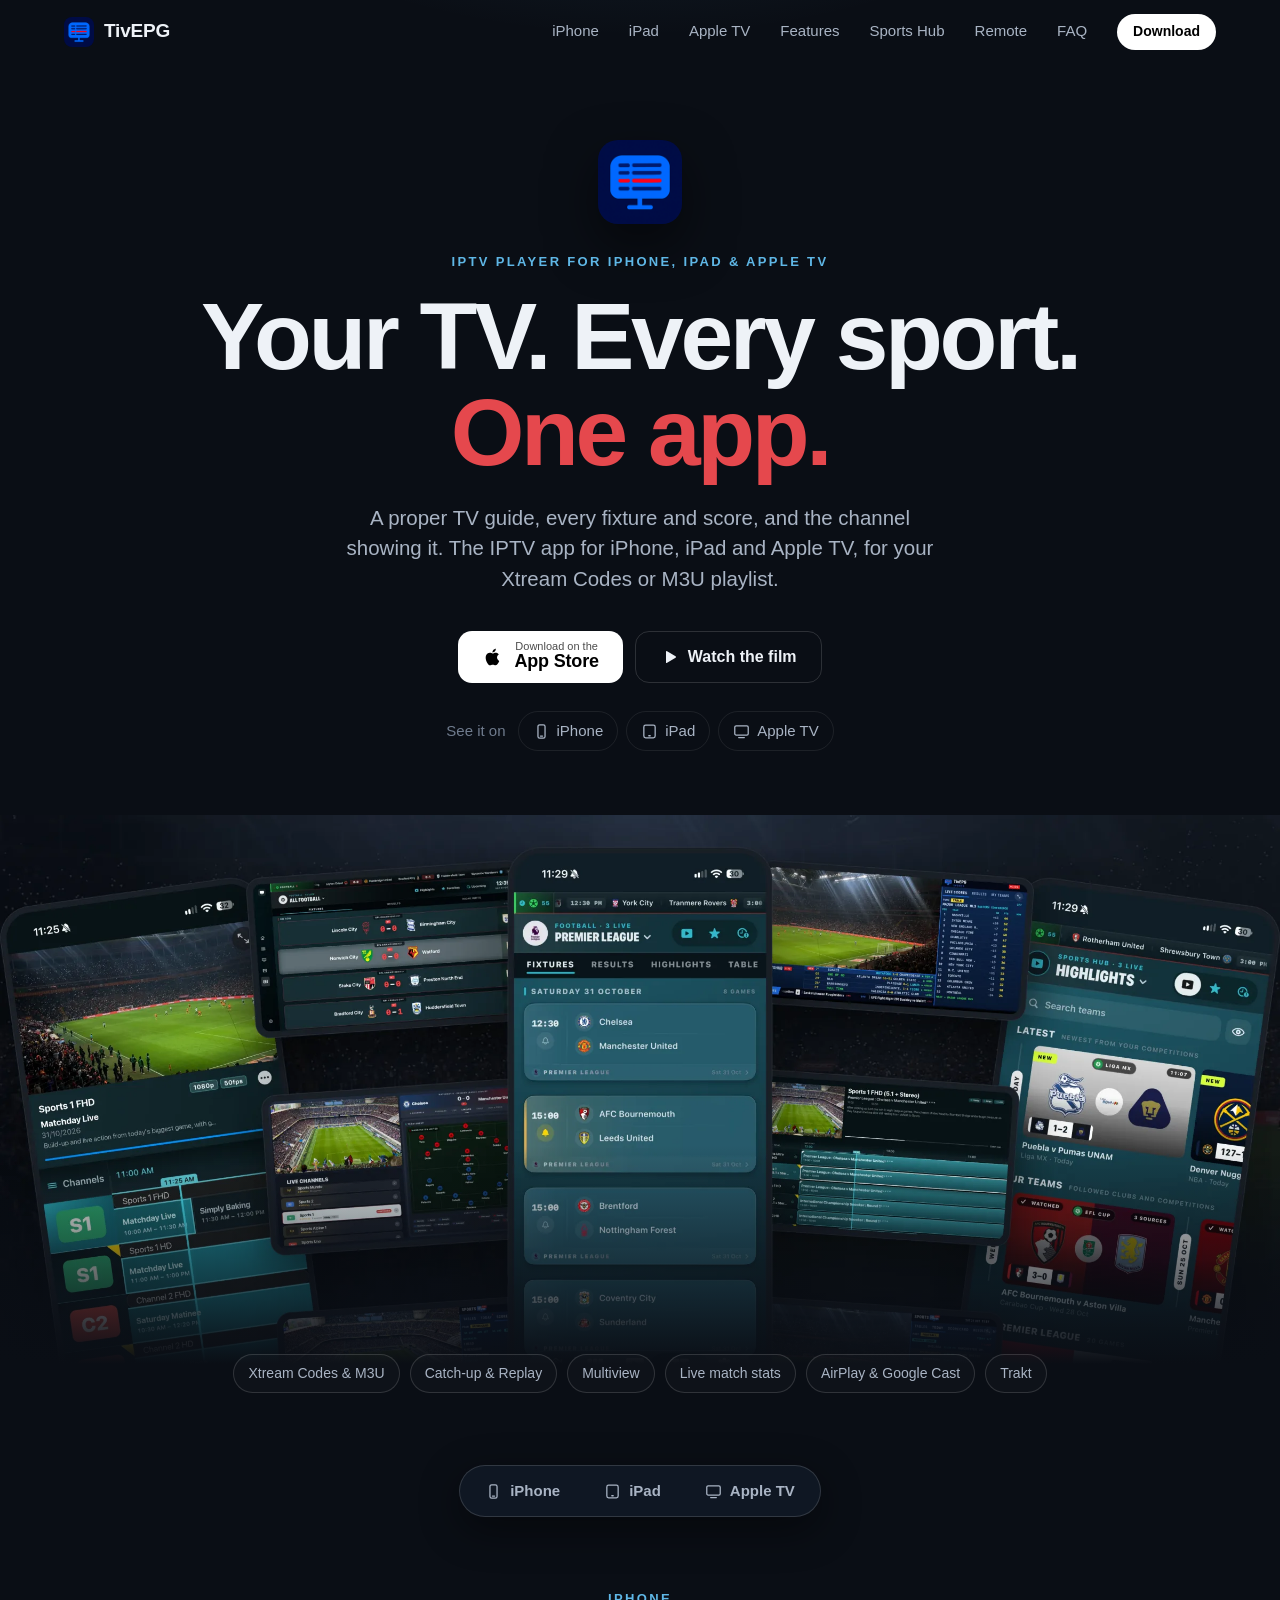
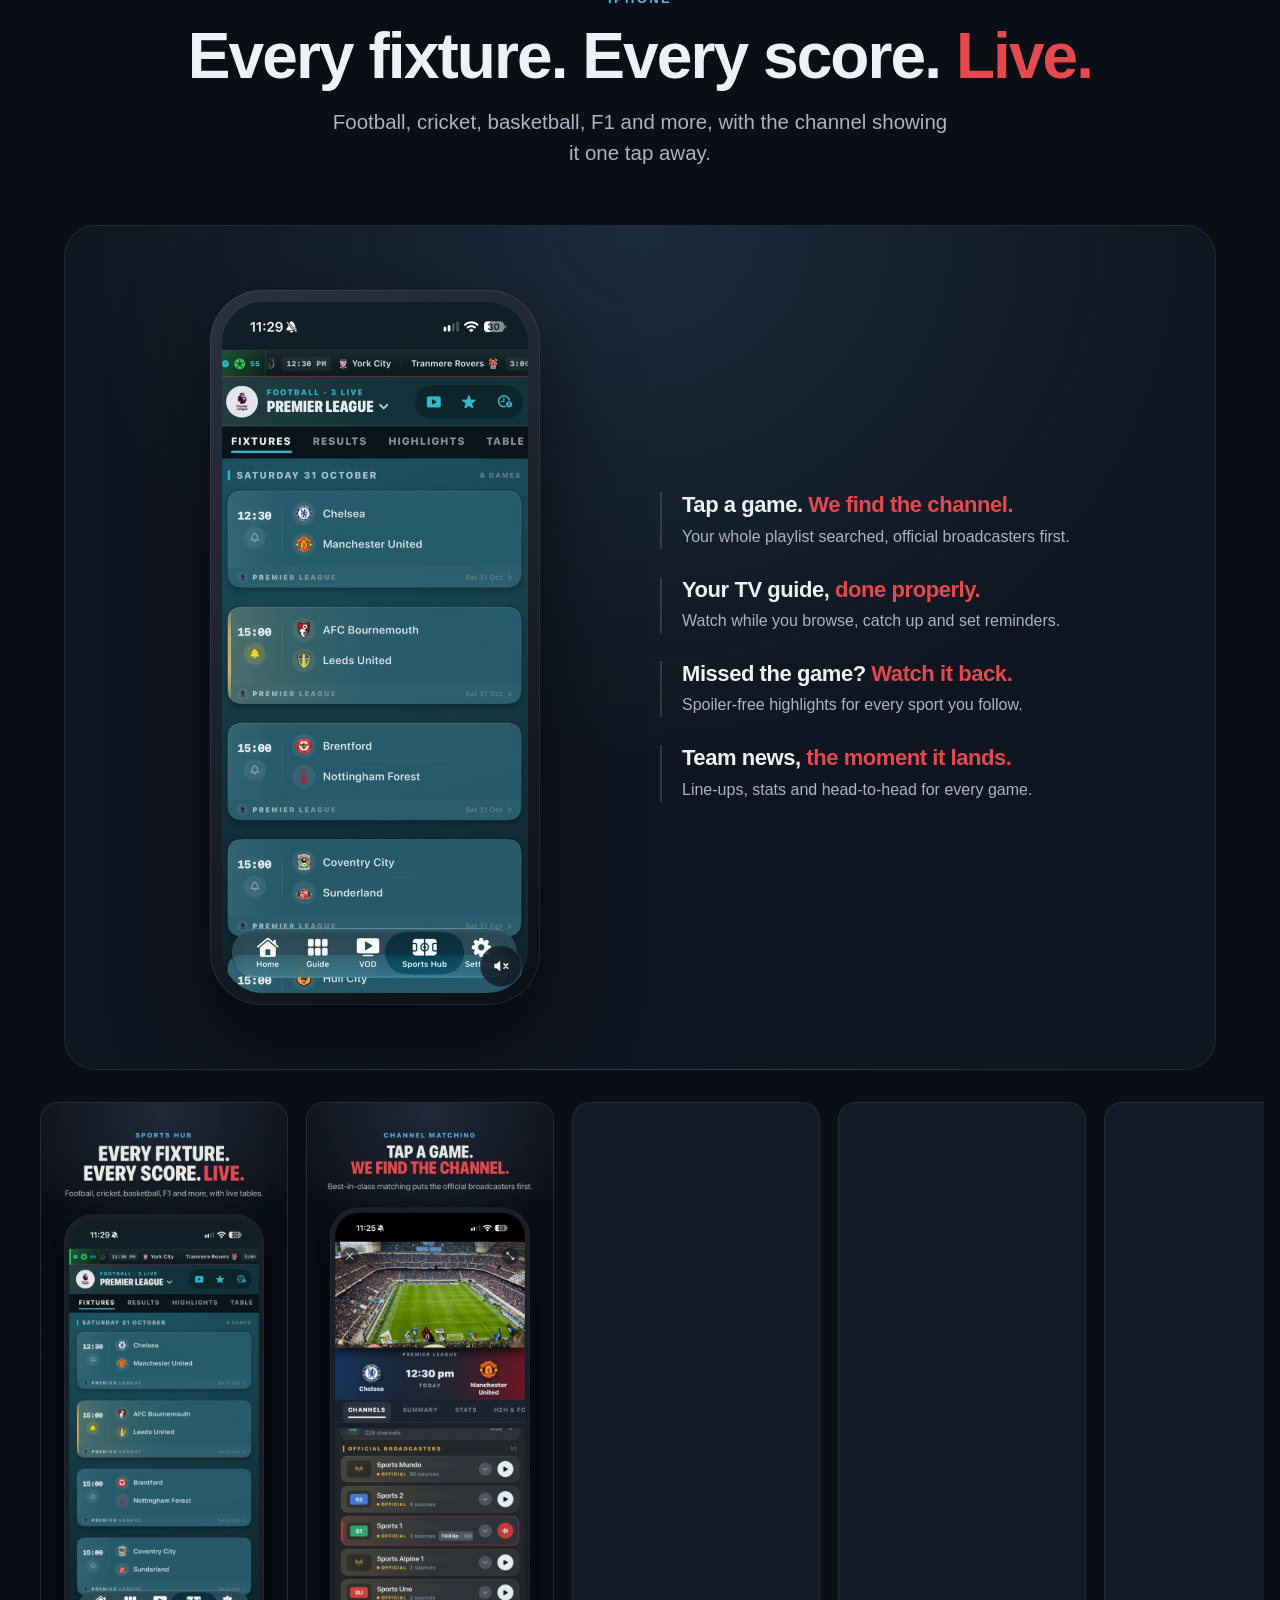
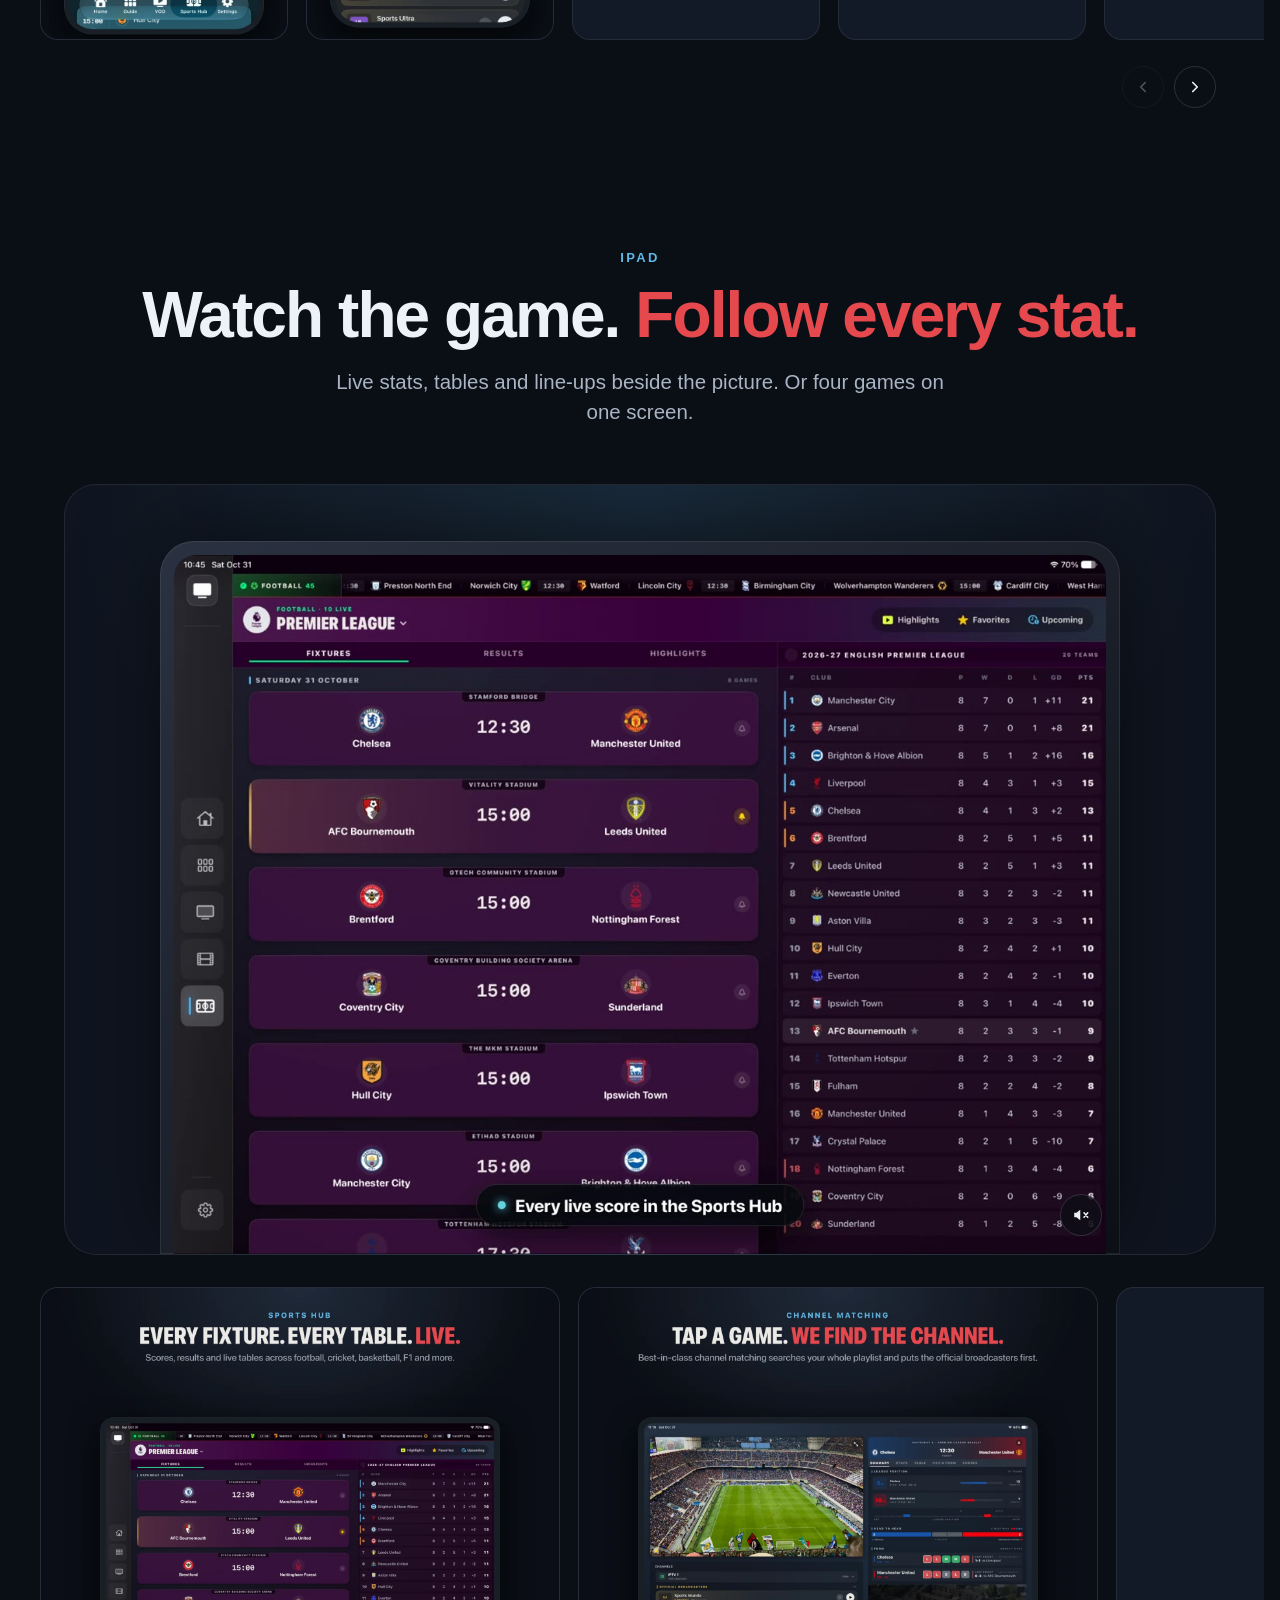
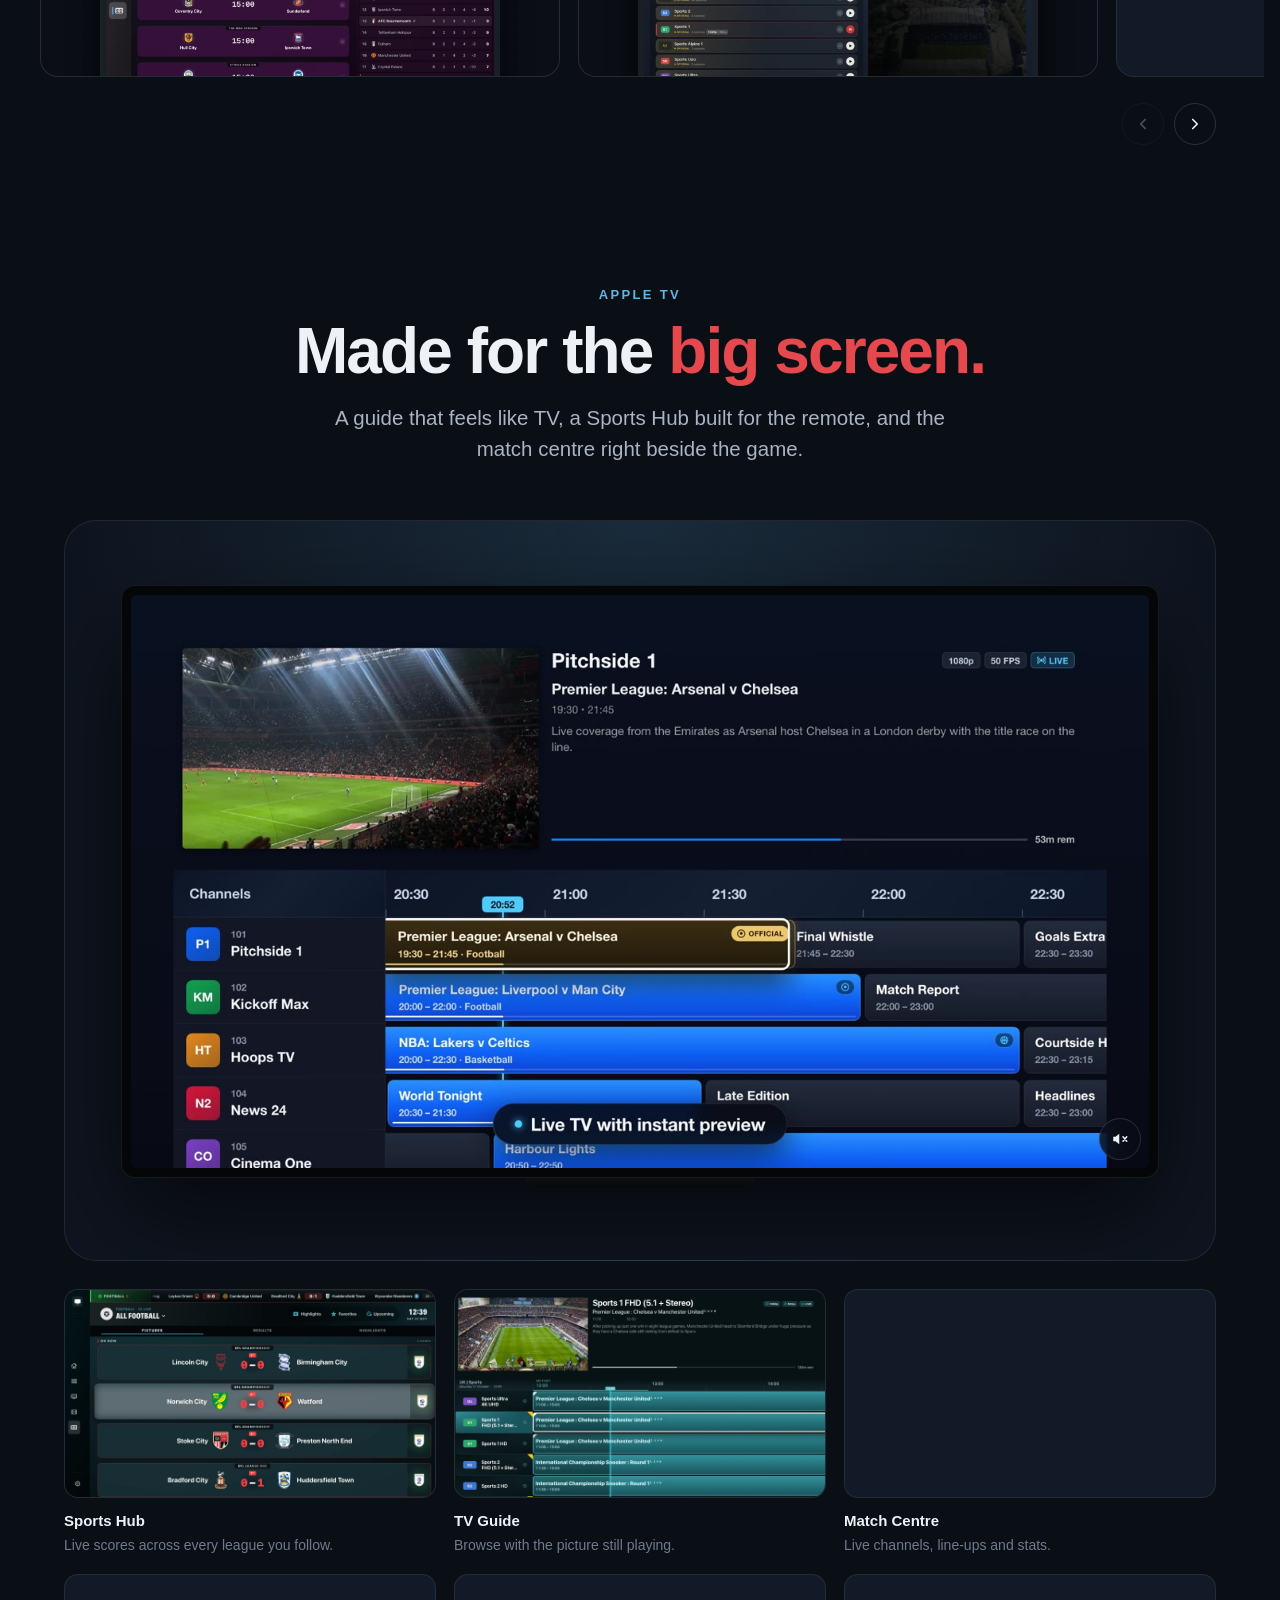
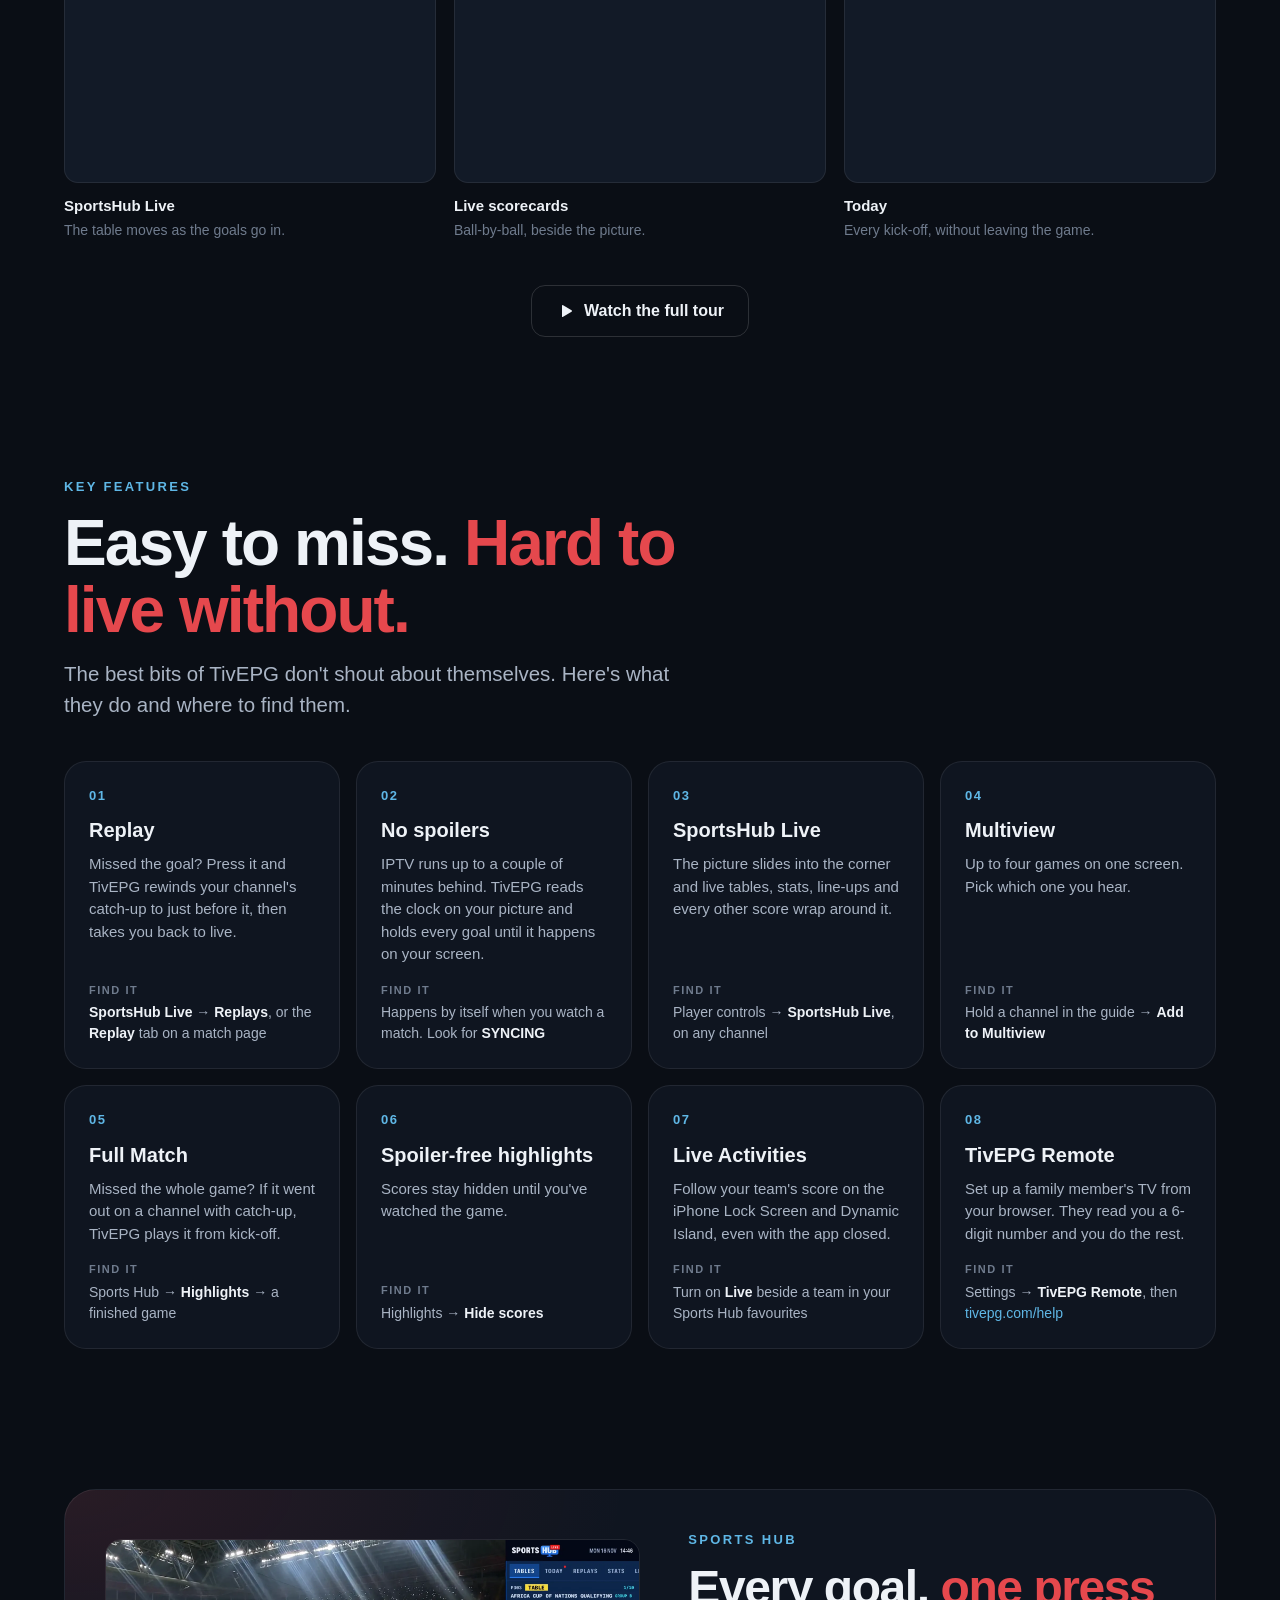
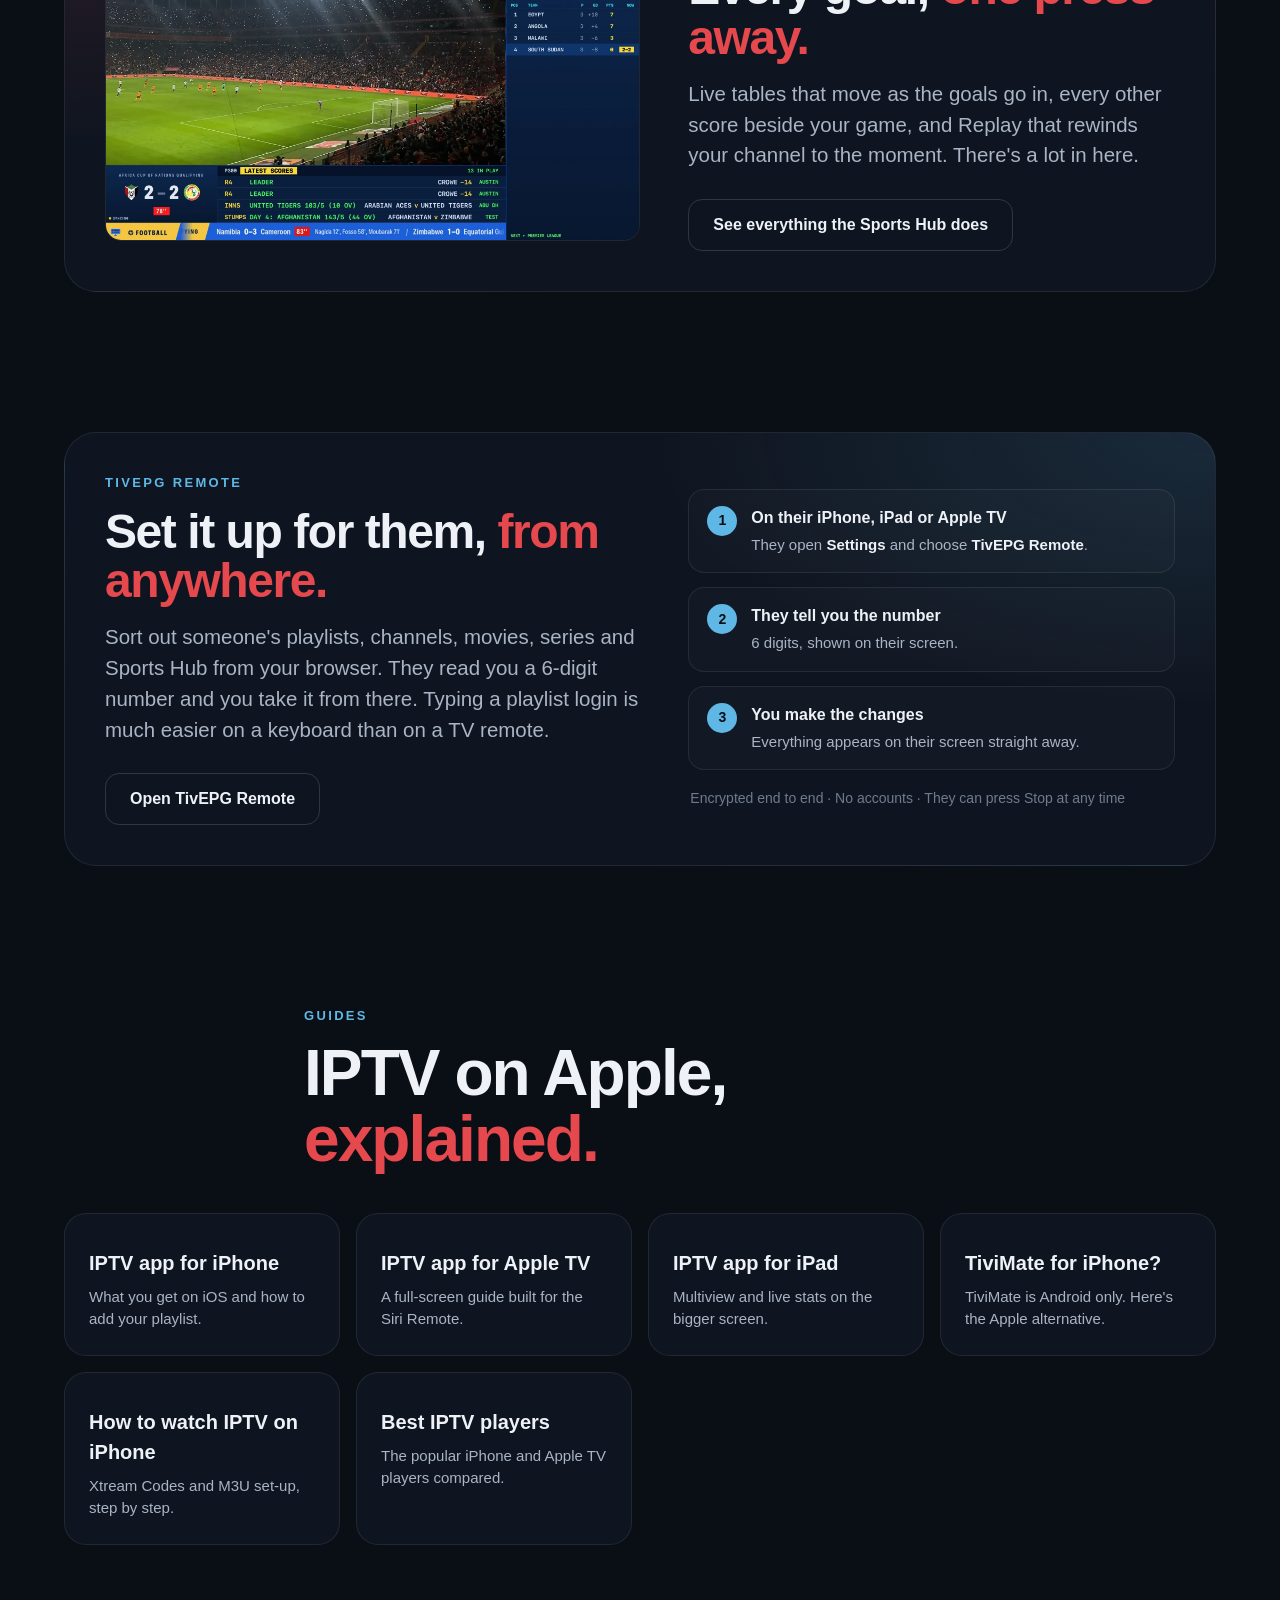
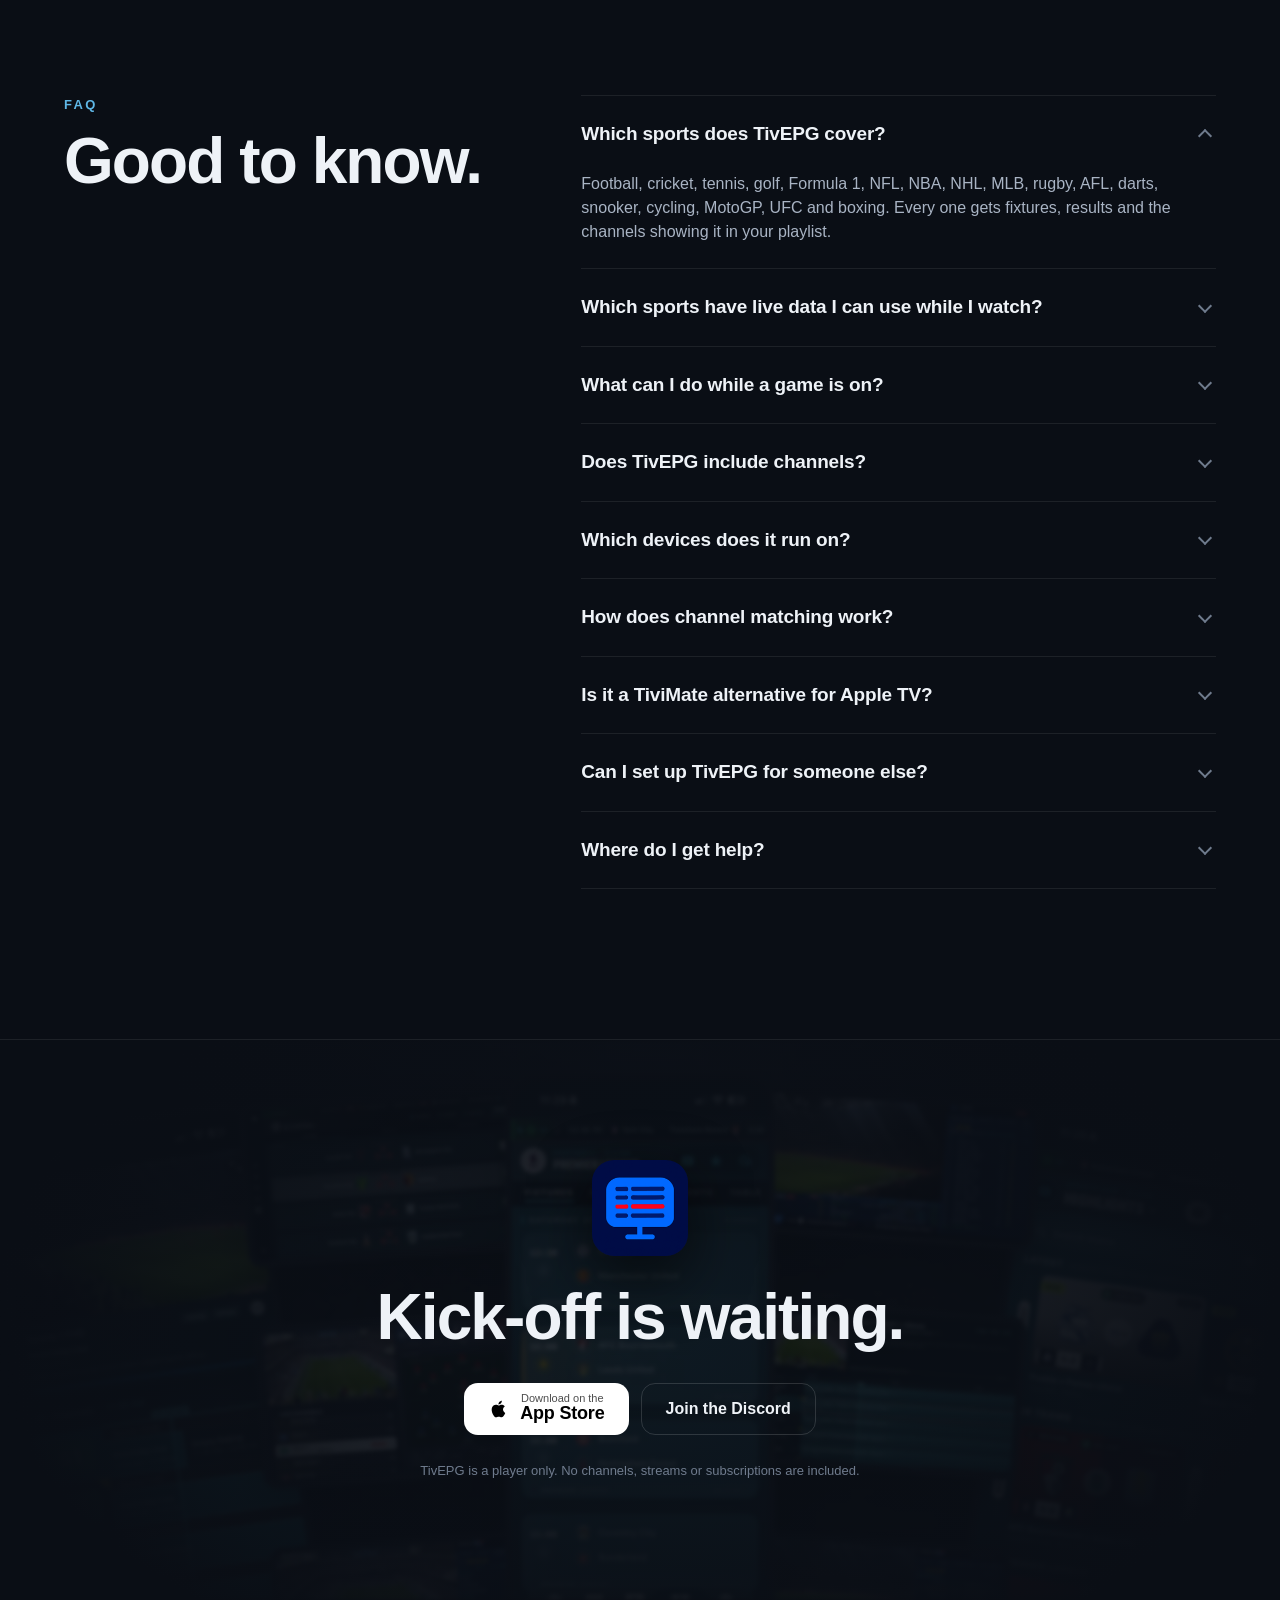
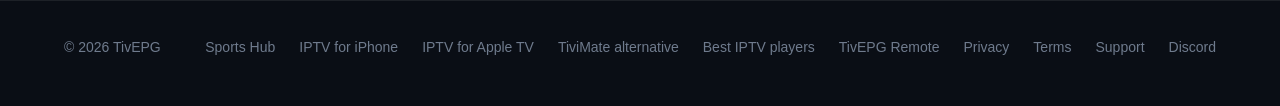
<file: docs/index.html>
<!DOCTYPE html>
<html lang="en">
<head>
  <meta charset="UTF-8" />
  <meta name="viewport" content="width=device-width, initial-scale=1, viewport-fit=cover" />
  <title>IPTV Player for iPhone, iPad &amp; Apple TV | TivEPG Sports Hub</title>
  <meta name="description" content="TivEPG is the IPTV app for iPhone, iPad and Apple TV. A proper TV guide, every fixture and score, channel matching, Multiview and live match stats. Works with Xtream Codes and M3U. The TiviMate alternative for Apple devices." />
  <meta name="keywords" content="iptv app iphone, iptv app ipad, iptv apple tv, iptv player ios, tvos iptv, tivimate alternative ios, tivimate apple tv, xtream codes player, m3u player iphone, iptv epg app, sports hub iptv, multiview iptv" />
  <meta name="robots" content="index, follow, max-image-preview:large" />
  <link rel="canonical" href="https://tivepg.com/" />
  <meta name="theme-color" content="#0A0E15" />
  <meta name="apple-itunes-app" content="app-id=6755161632" />

  <meta property="og:type" content="website" />
  <meta property="og:site_name" content="TivEPG" />
  <meta property="og:url" content="https://tivepg.com/" />
  <meta property="og:title" content="TivEPG: Your TV. Every sport. One app." />
  <meta property="og:description" content="IPTV player and Sports Hub for iPhone, iPad and Apple TV." />
  <meta property="og:image" content="https://tivepg.com/og-image.jpg" />
  <meta property="og:image:width" content="1200" />
  <meta property="og:image:height" content="630" />
  <meta name="twitter:card" content="summary_large_image" />
  <meta name="twitter:title" content="TivEPG: Your TV. Every sport. One app." />
  <meta name="twitter:description" content="IPTV player and Sports Hub for iPhone, iPad and Apple TV." />
  <meta name="twitter:image" content="https://tivepg.com/og-image.jpg" />

  <link rel="icon" type="image/png" href="favicon.png" />
  <link rel="apple-touch-icon" href="apple-touch-icon.png" />
  <link rel="preload" as="image" href="media/hero-2400.webp" imagesrcset="media/hero-1200.webp 1200w, media/hero-2400.webp 2400w" imagesizes="100vw" />

  <!-- Google tag (gtag.js) -->
  <script async src="https://www.googletagmanager.com/gtag/js?id=G-1RVT0SKV1F"></script>
  <script>
    window.dataLayer = window.dataLayer || [];
    function gtag(){dataLayer.push(arguments);}
    gtag('js', new Date());
    gtag('config', 'G-1RVT0SKV1F');
  </script>

  <script type="application/ld+json">
  {
    "@context": "https://schema.org",
    "@type": "SoftwareApplication",
    "name": "TivEPG - IPTV Player & Sports Hub",
    "applicationCategory": "EntertainmentApplication",
    "operatingSystem": "iOS, iPadOS, tvOS",
    "description": "IPTV player and Sports Hub for iPhone, iPad and Apple TV with a full TV guide, fixtures and live scores, channel matching, Multiview and live match stats. Works with Xtream Codes and M3U playlists.",
    "url": "https://tivepg.com/",
    "image": "https://tivepg.com/og-image.jpg",
    "downloadUrl": "https://apps.apple.com/gb/app/tivepg-iptv-player-sports-hub/id6755161632",
    "offers": { "@type": "Offer", "price": "0", "priceCurrency": "USD" }
  }
  </script>
  <script type="application/ld+json">
  {
    "@context": "https://schema.org",
    "@type": "FAQPage",
    "mainEntity": [
      {
        "@type": "Question",
        "name": "Which sports does TivEPG cover?",
        "acceptedAnswer": {
          "@type": "Answer",
          "text": "Football, cricket, tennis, golf, Formula 1, NFL, NBA, NHL, MLB, rugby, AFL, darts, snooker, cycling, MotoGP, UFC and boxing, each with fixtures, results and the channels showing it in your playlist."
        }
      },
      {
        "@type": "Question",
        "name": "Which sports have live data I can use while I watch?",
        "acceptedAnswer": {
          "@type": "Answer",
          "text": "Football: Live stats, line-ups and formations, match timeline, live league tables, form and head-to-head, knockout brackets, highlights; Cricket: Live scorecards, batting and bowling figures, session-by-session state, Tests, ODIs, T20s and franchise leagues; NFL, NBA, NHL, MLB: Box scores, team and player stats, live standings, playoff brackets and series state; Formula 1: Live running order and gaps, session results for practice, qualifying and the race; Tennis: Live scores and the full tournament draw for ATP and WTA events; Golf: Live tournament leaderboards across the PGA Tour, DP World Tour and LIV; Basketball: NBA, WNBA, EuroLeague and more, with live box scores. It sits beside the picture in SportsHub Live and the Match Centre."
        }
      },
      {
        "@type": "Question",
        "name": "What can I do while a game is on?",
        "acceptedAnswer": {
          "@type": "Answer",
          "text": "Open live stats, tables and line-ups beside the picture, follow every other score on the ticker, jump back to key moments with Replay, or put up to four games on screen with Multiview."
        }
      },
      {
        "@type": "Question",
        "name": "Does TivEPG include channels?",
        "acceptedAnswer": {
          "@type": "Answer",
          "text": "No. TivEPG is a player. Add your own Xtream Codes login or M3U playlist and it builds your guide, channels, movies and series from that."
        }
      },
      {
        "@type": "Question",
        "name": "Which devices does TivEPG run on?",
        "acceptedAnswer": {
          "@type": "Answer",
          "text": "iPhone, iPad and Apple TV, with a native app on each."
        }
      },
      {
        "@type": "Question",
        "name": "How does channel matching work?",
        "acceptedAnswer": {
          "@type": "Answer",
          "text": "Pick a fixture in the Sports Hub and TivEPG searches your whole playlist and guide for the channels showing it, putting the official broadcasters first."
        }
      },
      {
        "@type": "Question",
        "name": "Is TivEPG a TiviMate alternative for Apple TV?",
        "acceptedAnswer": {
          "@type": "Answer",
          "text": "Yes. TiviMate is Android only. TivEPG gives iPhone, iPad and Apple TV a full EPG guide, catch-up, Multiview and a built-in Sports Hub."
        }
      }
    ]
  }
  </script>

  <link rel="stylesheet" href="site.css?v=20261116" />
</head>
<body>

<svg width="0" height="0" style="position:absolute" aria-hidden="true">
  <symbol id="i-apple" viewBox="0 0 24 24"><path fill="currentColor" d="M16.37 12.62c-.02-2.3 1.88-3.4 1.96-3.46-1.07-1.56-2.73-1.78-3.32-1.8-1.41-.14-2.76.83-3.47.83-.72 0-1.82-.81-2.99-.79-1.54.02-2.96.9-3.75 2.27-1.6 2.78-.41 6.89 1.15 9.14.76 1.1 1.67 2.34 2.86 2.3 1.15-.05 1.58-.74 2.97-.74 1.38 0 1.77.74 2.98.72 1.24-.02 2.02-1.12 2.77-2.23.87-1.28 1.23-2.52 1.25-2.58-.03-.01-2.39-.92-2.41-3.66zM14.1 5.86c.63-.77 1.06-1.83.94-2.89-.91.04-2.02.61-2.67 1.37-.58.67-1.1 1.76-.96 2.8 1.02.08 2.06-.52 2.69-1.28z"/></symbol>
  <symbol id="i-play" viewBox="0 0 24 24"><path fill="currentColor" d="M8 5.14v13.72a1 1 0 0 0 1.5.86l11.24-6.86a1 1 0 0 0 0-1.72L9.5 4.28A1 1 0 0 0 8 5.14z"/></symbol>
  <symbol id="i-muted" viewBox="0 0 24 24"><path fill="currentColor" d="M11 5 6 9H3v6h3l5 4V5z"/><path d="m16 9 5 6m0-6-5 6" stroke="currentColor" stroke-width="2" stroke-linecap="round" fill="none"/></symbol>
  <symbol id="i-sound" viewBox="0 0 24 24"><path fill="currentColor" d="M11 5 6 9H3v6h3l5 4V5z"/><path d="M15.5 8.5a5 5 0 0 1 0 7M18.5 5.5a9 9 0 0 1 0 13" stroke="currentColor" stroke-width="2" stroke-linecap="round" fill="none"/></symbol>
  <symbol id="i-left" viewBox="0 0 24 24"><path d="m15 18-6-6 6-6" stroke="currentColor" stroke-width="2.2" fill="none" stroke-linecap="round" stroke-linejoin="round"/></symbol>
  <symbol id="i-right" viewBox="0 0 24 24"><path d="m9 18 6-6-6-6" stroke="currentColor" stroke-width="2.2" fill="none" stroke-linecap="round" stroke-linejoin="round"/></symbol>
  <symbol id="i-iphone" viewBox="0 0 24 24"><rect x="7" y="2.5" width="10" height="19" rx="2.5" fill="none" stroke="currentColor" stroke-width="1.8"/><path d="M10.5 18.5h3" stroke="currentColor" stroke-width="1.8" stroke-linecap="round"/></symbol>
  <symbol id="i-ipad" viewBox="0 0 24 24"><rect x="4" y="3" width="16" height="18" rx="2.5" fill="none" stroke="currentColor" stroke-width="1.8"/><path d="M11 18h2" stroke="currentColor" stroke-width="1.8" stroke-linecap="round"/></symbol>
  <symbol id="i-tv" viewBox="0 0 24 24"><rect x="2.5" y="4" width="19" height="13" rx="2" fill="none" stroke="currentColor" stroke-width="1.8"/><path d="M8 20.5h8" stroke="currentColor" stroke-width="1.8" stroke-linecap="round"/></symbol>
  <symbol id="i-close" viewBox="0 0 24 24"><path d="M6 6l12 12M18 6 6 18" stroke="currentColor" stroke-width="2.2" stroke-linecap="round"/></symbol>
</svg>

<header class="nav" id="nav">
  <div class="wrap">
    <a href="#top" class="brand"><img src="apple-touch-icon.png" alt="" width="30" height="30" />TivEPG</a>
    <ul class="nav-links">
      <li><a href="#iphone">iPhone</a></li>
      <li><a href="#ipad">iPad</a></li>
      <li><a href="#apple-tv">Apple TV</a></li>
      <li><a href="#key-features">Features</a></li>
      <li><a href="/sportshub">Sports Hub</a></li>
      <li><a href="/help/">Remote</a></li>
      <li><a href="#faq">FAQ</a></li>
      <li><a class="nav-get" href="https://apps.apple.com/gb/app/tivepg-iptv-player-sports-hub/id6755161632">Download</a></li>
    </ul>
  </div>
</header>

<main id="top">

  <!-- ============ HERO ============ -->
  <section class="hero">
    <div class="wrap">
      <img class="icon" src="apple-touch-icon.png" alt="TivEPG app icon" width="84" height="84" />
      <h1 class="eyebrow">IPTV Player for iPhone, iPad &amp; Apple TV</h1>
      <p class="display" style="margin-top:16px">Your TV. Every sport.<br /><span class="accent">One app.</span></p>
      <p class="lede">A proper TV guide, every fixture and score, and the channel showing it. The IPTV app for iPhone, iPad and Apple TV, for your Xtream Codes or M3U playlist.</p>
      <div class="hero-cta">
        <a class="btn btn-store" href="https://apps.apple.com/gb/app/tivepg-iptv-player-sports-hub/id6755161632">
          <svg><use href="#i-apple"/></svg><span><small>Download on the</small><b>App Store</b></span>
        </a>
        <button class="btn btn-ghost" type="button" data-film><svg><use href="#i-play"/></svg>Watch the film</button>
      </div>
      <div class="pick">
        <span>See it on</span>
        <a href="#iphone" data-target="iphone"><svg><use href="#i-iphone"/></svg>iPhone</a>
        <a href="#ipad" data-target="ipad"><svg><use href="#i-ipad"/></svg>iPad</a>
        <a href="#apple-tv" data-target="apple-tv"><svg><use href="#i-tv"/></svg>Apple TV</a>
      </div>
    </div>
    <div class="hero-art">
      <img src="media/hero-2400.webp" srcset="media/hero-1200.webp 1200w, media/hero-2400.webp 2400w" sizes="100vw"
           alt="TivEPG on iPhone, iPad and Apple TV: TV guide, Sports Hub fixtures, live channels, line-ups and highlights" width="2400" height="1029" fetchpriority="high" />
    </div>
    <div class="chips">
      <span class="chip">Xtream Codes &amp; M3U</span>
      <span class="chip">Catch-up &amp; Replay</span>
      <span class="chip">Multiview</span>
      <span class="chip">Live match stats</span>
      <span class="chip">AirPlay &amp; Google Cast</span>
      <span class="chip">Trakt</span>
    </div>
  </section>

  <div class="devices" id="devices">
    <nav class="switch-bar" aria-label="Choose your device">
      <div class="switch" role="tablist">
        <a href="#iphone" data-target="iphone" role="tab"><svg><use href="#i-iphone"/></svg>iPhone</a>
        <a href="#ipad" data-target="ipad" role="tab"><svg><use href="#i-ipad"/></svg>iPad</a>
        <a href="#apple-tv" data-target="apple-tv" role="tab"><svg><use href="#i-tv"/></svg>Apple TV</a>
        <span class="switch-thumb" aria-hidden="true"></span>
      </div>
    </nav>

  <!-- ============ iPHONE ============ -->
  <section class="platform" id="iphone">
    <div class="wrap platform-head reveal">
      <p class="eyebrow">iPhone</p>
      <h2 class="headline">Every fixture. Every score. <span class="accent">Live.</span></h2>
      <p class="lede">Football, cricket, basketball, F1 and more, with the channel showing it one tap away.</p>
    </div>

    <div class="wrap flush reveal">
      <div class="stage phone-stage">
        <div class="phone">
          <video data-auto muted loop playsinline preload="none" poster="media/iphone-preview-poster.jpg" aria-label="TivEPG on iPhone, App Store preview">
            <source src="media/iphone-preview.mp4#t=3" type="video/mp4" />
          </video>
          <button class="sound" type="button" aria-label="Sound" aria-pressed="false"><svg class="off"><use href="#i-muted"/></svg><svg class="on"><use href="#i-sound"/></svg></button>
        </div>
        <ul class="points">
          <li><b>Tap a game. <em>We find the channel.</em></b><span>Your whole playlist searched, official broadcasters first.</span></li>
          <li><b>Your TV guide, <em>done properly.</em></b><span>Watch while you browse, catch up and set reminders.</span></li>
          <li><b>Missed the game? <em>Watch it back.</em></b><span>Spoiler-free highlights for every sport you follow.</span></li>
          <li><b>Team news, <em>the moment it lands.</em></b><span>Line-ups, stats and head-to-head for every game.</span></li>
        </ul>
      </div>
    </div>

    <div class="rail-wrap reveal">
      <div class="rail" data-rail>
        <button class="shot p" type="button"><img src="screens/iphone/01-hub.webp" alt="Sports Hub on iPhone: every fixture and score, live" loading="lazy" decoding="async" /></button>
        <button class="shot p" type="button"><img src="screens/iphone/02-channels.webp" alt="Channel matching: tap a game and TivEPG finds the channel" loading="lazy" decoding="async" /></button>
        <button class="shot p" type="button"><img src="screens/iphone/03-watch.webp" alt="Full-screen player and Multiview on iPhone" loading="lazy" decoding="async" /></button>
        <button class="shot p" type="button"><img src="screens/iphone/04-guide.webp" alt="TV guide on iPhone with mini-player" loading="lazy" decoding="async" /></button>
        <button class="shot p" type="button"><img src="screens/iphone/05-highlights.webp" alt="Spoiler-free highlights on iPhone" loading="lazy" decoding="async" /></button>
        <button class="shot p" type="button"><img src="screens/iphone/06-upcoming.webp" alt="Upcoming games with alerts before kick-off" loading="lazy" decoding="async" /></button>
        <button class="shot p" type="button"><img src="screens/iphone/07-live.webp" alt="SportsHub Live: tables, scorecards and fixtures beside the picture" loading="lazy" decoding="async" /></button>
        <button class="shot p" type="button"><img src="screens/iphone/08-lineups.webp" alt="Match Centre line-ups on iPhone" loading="lazy" decoding="async" /></button>
      </div>
      <div class="rail-nav"><button type="button" data-dir="-1" aria-label="Previous"><svg><use href="#i-left"/></svg></button><button type="button" data-dir="1" aria-label="Next"><svg><use href="#i-right"/></svg></button></div>
    </div>
  </section>

  <!-- ============ iPAD ============ -->
  <section class="platform" id="ipad">
    <div class="wrap platform-head reveal">
      <p class="eyebrow">iPad</p>
      <h2 class="headline">Watch the game. <span class="accent">Follow every stat.</span></h2>
      <p class="lede">Live stats, tables and line-ups beside the picture. Or four games on one screen.</p>
    </div>

    <div class="wrap flush reveal">
      <div class="stage wide-stage">
        <div class="tablet" style="position:relative">
          <video data-auto muted loop playsinline preload="none" poster="media/ipad-preview-poster.jpg" aria-label="TivEPG on iPad, App Store preview">
            <source src="media/ipad-preview.mp4#t=3" type="video/mp4" />
          </video>
          <button class="sound" type="button" aria-label="Sound" aria-pressed="false"><svg class="off"><use href="#i-muted"/></svg><svg class="on"><use href="#i-sound"/></svg></button>
        </div>
      </div>
    </div>

    <div class="rail-wrap reveal">
      <div class="rail" data-rail>
        <button class="shot l" type="button"><img src="screens/ipad/01-hub.webp" alt="Sports Hub on iPad: every fixture, every table, live" loading="lazy" decoding="async" /></button>
        <button class="shot l" type="button"><img src="screens/ipad/09-channels.webp" alt="Channel matching on iPad" loading="lazy" decoding="async" /></button>
        <button class="shot l" type="button"><img src="screens/ipad/05-live-stats.webp" alt="SportsHub Live stats beside the picture on iPad" loading="lazy" decoding="async" /></button>
        <button class="shot l" type="button"><img src="screens/ipad/10-multiview.webp" alt="Multiview: four games, one screen" loading="lazy" decoding="async" /></button>
        <button class="shot l" type="button"><img src="screens/ipad/02-guide.webp" alt="TV guide on iPad" loading="lazy" decoding="async" /></button>
        <button class="shot l" type="button"><img src="screens/ipad/08-player.webp" alt="Player controls on iPad" loading="lazy" decoding="async" /></button>
        <button class="shot l" type="button"><img src="screens/ipad/03-highlights.webp" alt="Highlights on iPad" loading="lazy" decoding="async" /></button>
        <button class="shot l" type="button"><img src="screens/ipad/06-live-tables.webp" alt="Live scores and live table beside the game" loading="lazy" decoding="async" /></button>
        <button class="shot l" type="button"><img src="screens/ipad/04-upcoming.webp" alt="Upcoming games on iPad" loading="lazy" decoding="async" /></button>
      </div>
      <div class="rail-nav"><button type="button" data-dir="-1" aria-label="Previous"><svg><use href="#i-left"/></svg></button><button type="button" data-dir="1" aria-label="Next"><svg><use href="#i-right"/></svg></button></div>
    </div>
  </section>

  <!-- ============ APPLE TV ============ -->
  <section class="platform" id="apple-tv">
    <div class="wrap platform-head reveal">
      <p class="eyebrow">Apple TV</p>
      <h2 class="headline">Made for the <span class="accent">big screen.</span></h2>
      <p class="lede">A guide that feels like TV, a Sports Hub built for the remote, and the match centre right beside the game.</p>
    </div>

    <div class="wrap flush reveal">
      <div class="stage tv-stage">
        <div class="tv">
          <div class="tv-screen" style="position:relative">
            <video data-auto muted loop playsinline preload="none" poster="media/tv-preview-poster.jpg" aria-label="TivEPG on Apple TV, App Store preview">
              <source src="media/tv-preview.mp4#t=3" type="video/mp4" />
            </video>
            <button class="sound" type="button" aria-label="Sound" aria-pressed="false"><svg class="off"><use href="#i-muted"/></svg><svg class="on"><use href="#i-sound"/></svg></button>
          </div>
          <div class="tv-foot"></div>
        </div>
      </div>
    </div>

    <div class="wrap">
      <div class="tv-grid reveal">
        <figure data-full="screens/tv/hub.webp"><div class="frame"><img src="screens/tv/hub.webp" alt="Sports Hub on Apple TV" loading="lazy" decoding="async" /></div><figcaption>Sports Hub<span>Live scores across every league you follow.</span></figcaption></figure>
        <figure data-full="screens/tv/guide.webp"><div class="frame"><img src="screens/tv/guide.webp" alt="TV guide on Apple TV with mini-player" loading="lazy" decoding="async" /></div><figcaption>TV Guide<span>Browse with the picture still playing.</span></figcaption></figure>
        <figure data-full="screens/tv/fixture.webp"><div class="frame"><img src="screens/tv/fixture.webp" alt="Fixture page on Apple TV with live channels and line-ups" loading="lazy" decoding="async" /></div><figcaption>Match Centre<span>Live channels, line-ups and stats.</span></figcaption></figure>
        <figure data-full="screens/tv/live.webp"><div class="frame"><img src="screens/tv/live.webp" alt="SportsHub Live league table beside the game on Apple TV" loading="lazy" decoding="async" /></div><figcaption>SportsHub Live<span>The table moves as the goals go in.</span></figcaption></figure>
        <figure data-full="screens/tv/live_scorecard.webp"><div class="frame"><img src="screens/tv/live_scorecard.webp" alt="Live cricket scorecard beside the game on Apple TV" loading="lazy" decoding="async" /></div><figcaption>Live scorecards<span>Ball-by-ball, beside the picture.</span></figcaption></figure>
        <figure data-full="screens/tv/live_today.webp"><div class="frame"><img src="screens/tv/live_today.webp" alt="Today's fixtures beside the game on Apple TV" loading="lazy" decoding="async" /></div><figcaption>Today<span>Every kick-off, without leaving the game.</span></figcaption></figure>
      </div>
      <div class="film-cta reveal">
        <button class="btn btn-ghost" type="button" data-film><svg><use href="#i-play"/></svg>Watch the full tour</button>
      </div>
    </div>
  </section>

  </div>

  <!-- ============ KEY FEATURES ============ -->
  <section class="platform" id="key-features">
    <div class="wrap">
      <div class="kf-head reveal">
        <p class="eyebrow">Key features</p>
        <h2 class="headline">Easy to miss. <span class="accent">Hard to live without.</span></h2>
        <p class="lede">The best bits of TivEPG don't shout about themselves. Here's what they do and where to find them.</p>
      </div>
      <ul class="kf-grid reveal">
        <li class="kf-card"><span class="kf-num">01</span><h3>Replay</h3><p>Missed the goal? Press it and TivEPG rewinds your channel's catch-up to just before it, then takes you back to live.</p><p class="kf-find"><span>Find it</span><b>SportsHub Live</b> → <b>Replays</b>, or the <b>Replay</b> tab on a match page</p></li>
        <li class="kf-card"><span class="kf-num">02</span><h3>No spoilers</h3><p>IPTV runs up to a couple of minutes behind. TivEPG reads the clock on your picture and holds every goal until it happens on your screen.</p><p class="kf-find"><span>Find it</span>Happens by itself when you watch a match. Look for <b>SYNCING</b></p></li>
        <li class="kf-card"><span class="kf-num">03</span><h3>SportsHub Live</h3><p>The picture slides into the corner and live tables, stats, line-ups and every other score wrap around it.</p><p class="kf-find"><span>Find it</span>Player controls → <b>SportsHub Live</b>, on any channel</p></li>
        <li class="kf-card"><span class="kf-num">04</span><h3>Multiview</h3><p>Up to four games on one screen. Pick which one you hear.</p><p class="kf-find"><span>Find it</span>Hold a channel in the guide → <b>Add to Multiview</b></p></li>
        <li class="kf-card"><span class="kf-num">05</span><h3>Full Match</h3><p>Missed the whole game? If it went out on a channel with catch-up, TivEPG plays it from kick-off.</p><p class="kf-find"><span>Find it</span>Sports Hub → <b>Highlights</b> → a finished game</p></li>
        <li class="kf-card"><span class="kf-num">06</span><h3>Spoiler-free highlights</h3><p>Scores stay hidden until you've watched the game.</p><p class="kf-find"><span>Find it</span>Highlights → <b>Hide scores</b></p></li>
        <li class="kf-card"><span class="kf-num">07</span><h3>Live Activities</h3><p>Follow your team's score on the iPhone Lock Screen and Dynamic Island, even with the app closed.</p><p class="kf-find"><span>Find it</span>Turn on <b>Live</b> beside a team in your Sports Hub favourites</p></li>
        <li class="kf-card"><span class="kf-num">08</span><h3>TivEPG Remote</h3><p>Set up a family member's TV from your browser. They read you a 6-digit number and you do the rest.</p><p class="kf-find"><span>Find it</span>Settings → <b>TivEPG Remote</b>, then <a href="/help/">tivepg.com/help</a></p></li>
      </ul>
    </div>
  </section>

  <!-- ============ SPORTS HUB TEASER ============ -->
  <section class="platform" id="sports-hub-teaser">
    <div class="wrap reveal">
      <a class="teaser" href="/sportshub">
        <img src="screens/tv/live-tables.webp" alt="SportsHub Live on Apple TV" width="2000" height="1125" loading="lazy" decoding="async" />
        <div>
          <p class="eyebrow">Sports Hub</p>
          <h2 class="headline">Every goal, <span class="accent">one press away.</span></h2>
          <p class="lede">Live tables that move as the goals go in, every other score beside your game, and Replay that rewinds your channel to the moment. There's a lot in here.</p>
          <span class="btn btn-ghost" style="margin-top:28px">See everything the Sports Hub does</span>
        </div>
      </a>
    </div>
  </section>

  <!-- ============ TIVEPG REMOTE ============ -->
  <section class="platform" id="remote">
    <div class="wrap reveal">
      <a class="teaser teaser-remote" href="/help/">
        <div>
          <p class="eyebrow">TivEPG Remote</p>
          <h2 class="headline">Set it up for them, <span class="accent">from anywhere.</span></h2>
          <p class="lede">Sort out someone's playlists, channels, movies, series and Sports Hub from your browser. They read you a 6-digit number and you take it from there. Typing a playlist login is much easier on a keyboard than on a TV remote.</p>
          <span class="btn btn-ghost" style="margin-top:28px">Open TivEPG Remote</span>
        </div>
        <ol class="remote-steps">
          <li><span>1</span><div><b>On their iPhone, iPad or Apple TV</b><p>They open <b>Settings</b> and choose <b>TivEPG Remote</b>.</p></div></li>
          <li><span>2</span><div><b>They tell you the number</b><p>6 digits, shown on their screen.</p></div></li>
          <li><span>3</span><div><b>You make the changes</b><p>Everything appears on their screen straight away.</p></div></li>
          <li class="remote-trust">Encrypted end to end &middot; No accounts &middot; They can press Stop at any time</li>
        </ol>
      </a>
    </div>
  </section>

  <!-- ============ FAQ ============ -->
  <!-- ============ GUIDES ============ -->
  <section class="platform" id="guides">
    <div class="wrap kf-head reveal">
      <p class="eyebrow">Guides</p>
      <h2 class="headline">IPTV on Apple, <span class="accent">explained.</span></h2>
    </div>
    <div class="wrap reveal">
      <ul class="kf-grid">
        <li class="kf-card"><h3><a href="/iphone-iptv-app">IPTV app for iPhone</a></h3><p>What you get on iOS and how to add your playlist.</p></li>
        <li class="kf-card"><h3><a href="/apple-tv-iptv-app">IPTV app for Apple TV</a></h3><p>A full-screen guide built for the Siri Remote.</p></li>
        <li class="kf-card"><h3><a href="/ipad-iptv-app">IPTV app for iPad</a></h3><p>Multiview and live stats on the bigger screen.</p></li>
        <li class="kf-card"><h3><a href="/tivimate-alternative">TiviMate for iPhone?</a></h3><p>TiviMate is Android only. Here's the Apple alternative.</p></li>
        <li class="kf-card"><h3><a href="/how-to-watch-iptv-on-iphone">How to watch IPTV on iPhone</a></h3><p>Xtream Codes and M3U set-up, step by step.</p></li>
        <li class="kf-card"><h3><a href="/best-iptv-player-for-iphone">Best IPTV players</a></h3><p>The popular iPhone and Apple TV players compared.</p></li>
      </ul>
    </div>
  </section>

  <section class="faq" id="faq">
    <div class="wrap faq-grid">
      <div class="reveal">
        <p class="eyebrow">FAQ</p>
        <h2 class="headline" style="margin-top:14px">Good to know.</h2>
      </div>
      <div class="reveal">
        <details open><summary>Which sports does TivEPG cover?</summary>
          <p>Football, cricket, tennis, golf, Formula 1, NFL, NBA, NHL, MLB, rugby, AFL, darts, snooker, cycling, MotoGP, UFC and boxing. Every one gets fixtures, results and the channels showing it in your playlist.</p>
        </details>
        <details><summary>Which sports have live data I can use while I watch?</summary>
          <ul class="sport-data">
            <li><b>Football</b><span>Live stats, line-ups and formations, match timeline, live league tables, form and head-to-head, knockout brackets, highlights</span></li>
            <li><b>Cricket</b><span>Live scorecards, batting and bowling figures, session-by-session state, Tests, ODIs, T20s and franchise leagues</span></li>
            <li><b>NFL, NBA, NHL, MLB</b><span>Box scores, team and player stats, live standings, playoff brackets and series state</span></li>
            <li><b>Formula 1</b><span>Live running order and gaps, session results for practice, qualifying and the race</span></li>
            <li><b>Tennis</b><span>Live scores and the full tournament draw for ATP and WTA events</span></li>
            <li><b>Golf</b><span>Live tournament leaderboards across the PGA Tour, DP World Tour and LIV</span></li>
            <li><b>Basketball</b><span>NBA, WNBA, EuroLeague and more, with live box scores</span></li>
          </ul>
          <p>It all sits beside the picture in SportsHub Live and the Match Centre, so you never leave the game to check a score.</p>
        </details>
        <details><summary>What can I do while a game is on?</summary><p>Open live stats, tables and line-ups beside the picture, follow every other score on the ticker, jump back to key moments with Replay, or put up to four games on screen with Multiview.</p></details>
        <details><summary>Does TivEPG include channels?</summary><p>No. TivEPG is a player. Add your own Xtream Codes login or M3U playlist and it builds your guide, channels, movies and series from that.</p></details>
        <details><summary>Which devices does it run on?</summary><p>iPhone, iPad and Apple TV, with a native app on each.</p></details>
        <details><summary>How does channel matching work?</summary><p>Pick a fixture in the Sports Hub and TivEPG searches your whole playlist and guide for the channels showing it, putting the official broadcasters first.</p></details>
        <details><summary>Is it a TiviMate alternative for Apple TV?</summary><p>Yes. TiviMate is Android only. TivEPG gives iPhone, iPad and Apple TV a full EPG guide, catch-up, Multiview and a built-in Sports Hub.</p></details>
        <details><summary>Can I set up TivEPG for someone else?</summary><p>Yes. They open Settings and choose TivEPG Remote, then read you the 6-digit number. Go to <a href="/help/" style="color:var(--blue)">tivepg.com/help</a>, enter it, and you can sort out their playlists, channels and Sports Hub from your browser. It's encrypted end to end and needs no accounts.</p></details>
        <details><summary>Where do I get help?</summary><p>Join the <a href="https://discord.gg/CvKnmsVUdM" style="color:var(--blue)">Discord community</a> or visit <a href="/support" style="color:var(--blue)">Support</a>.</p></details>
      </div>
    </div>
  </section>

  <!-- ============ FINAL CTA ============ -->
  <section class="final">
    <div class="wrap reveal">
      <img class="icon" src="apple-touch-icon.png" alt="" width="96" height="96" loading="lazy" />
      <h2 class="headline">Kick-off is waiting.</h2>
      <div class="hero-cta">
        <a class="btn btn-store" href="https://apps.apple.com/gb/app/tivepg-iptv-player-sports-hub/id6755161632">
          <svg><use href="#i-apple"/></svg><span><small>Download on the</small><b>App Store</b></span>
        </a>
        <a class="btn btn-ghost" href="https://discord.gg/CvKnmsVUdM" target="_blank" rel="noopener">Join the Discord</a>
      </div>
      <p class="fine">TivEPG is a player only. No channels, streams or subscriptions are included.</p>
    </div>
  </section>
</main>

<footer>
  <div class="wrap">
    <span>&copy; 2026 TivEPG</span>
    <nav>
      <a href="/sportshub">Sports Hub</a>
      <a href="/iphone-iptv-app">IPTV for iPhone</a>
      <a href="/apple-tv-iptv-app">IPTV for Apple TV</a>
      <a href="/tivimate-alternative">TiviMate alternative</a>
      <a href="/best-iptv-player-for-iphone">Best IPTV players</a>
      <a href="/help/">TivEPG Remote</a>
      <a href="/privacy">Privacy</a>
      <a href="/terms">Terms</a>
      <a href="/support">Support</a>
      <a href="https://discord.gg/CvKnmsVUdM" target="_blank" rel="noopener">Discord</a>
    </nav>
  </div>
</footer>

<div class="lightbox" id="lightbox" role="dialog" aria-modal="true" aria-label="Preview">
  <button class="lightbox-close" type="button" aria-label="Close"><svg><use href="#i-close"/></svg></button>
  <div class="lightbox-body"></div>
</div>

<script>
(() => {
  // Nav background once scrolled
  const nav = document.getElementById('nav');
  const onScroll = () => nav.classList.toggle('solid', window.scrollY > 24);
  onScroll(); window.addEventListener('scroll', onScroll, { passive: true });

  // Reveal on scroll
  const io = new IntersectionObserver(entries => entries.forEach(e => {
    if (e.isIntersecting) { e.target.classList.add('in'); io.unobserve(e.target); }
  }), { rootMargin: '0px 0px -8% 0px' });
  document.querySelectorAll('.reveal').forEach(el => io.observe(el));

  // Preview videos: play only while on screen
  const reduce = matchMedia('(prefers-reduced-motion: reduce)').matches;
  const vids = document.querySelectorAll('video[data-auto]');
  const vio = new IntersectionObserver(entries => entries.forEach(e => {
    const v = e.target;
    if (e.isIntersecting && !reduce) { v.preload = 'auto'; v.play().catch(() => {}); }
    else v.pause();
  }), { threshold: 0.35 });
  vids.forEach(v => vio.observe(v));

  document.querySelectorAll('.sound').forEach(btn => btn.addEventListener('click', () => {
    const v = btn.parentElement.querySelector('video');
    const on = v.muted;
    vids.forEach(o => { o.muted = true; });
    document.querySelectorAll('.sound').forEach(b => b.setAttribute('aria-pressed', 'false'));
    v.muted = !on;
    btn.setAttribute('aria-pressed', String(on));
    if (on) v.play().catch(() => {});
  }));

  // Device switcher: jump to a platform, highlight the one in view
  const sw = document.querySelector('.switch');
  const thumb = sw.querySelector('.switch-thumb');
  const tabs = [...sw.querySelectorAll('a')];
  const sections = tabs.map(t => document.getElementById(t.dataset.target));
  const setActive = id => {
    tabs.forEach(t => {
      const on = t.dataset.target === id;
      t.classList.toggle('active', on);
      t.setAttribute('aria-selected', String(on));
      if (on) { thumb.style.width = t.offsetWidth + 'px'; thumb.style.transform = `translateX(${t.offsetLeft}px)`; }
    });
    thumb.classList.toggle('on', !!id);
  };
  let current = null;
  const spy = () => {
    const line = innerHeight * 0.45;
    let id = null;
    sections.forEach(sec => { if (sec.getBoundingClientRect().top <= line) id = sec.id; });
    const last = sections[sections.length - 1].getBoundingClientRect();
    if (last.bottom < line * 0.5) id = null;
    if (id !== current) { current = id; setActive(id); }
  };
  window.addEventListener('scroll', spy, { passive: true });
  window.addEventListener('resize', () => setActive(current));
  spy();
  document.querySelectorAll('a[data-target]').forEach(a => a.addEventListener('click', e => {
    const sec = document.getElementById(a.dataset.target);
    if (!sec) return;
    e.preventDefault();
    sec.scrollIntoView({ behavior: reduce ? 'auto' : 'smooth', block: 'start' });
    history.replaceState(null, '', '#' + sec.id);
    if (typeof gtag === 'function') gtag('event', 'pick_device', { device: sec.id });
  }));

  // Screenshot rails
  document.querySelectorAll('.rail-wrap').forEach(wrap => {
    const rail = wrap.querySelector('[data-rail]');
    const [prev, next] = wrap.querySelectorAll('.rail-nav button');
    const update = () => {
      prev.disabled = rail.scrollLeft < 8;
      next.disabled = rail.scrollLeft + rail.clientWidth > rail.scrollWidth - 8;
    };
    [prev, next].forEach(b => b.addEventListener('click', () =>
      rail.scrollBy({ left: Number(b.dataset.dir) * rail.clientWidth * 0.8, behavior: 'smooth' })));
    rail.addEventListener('scroll', update, { passive: true });
    window.addEventListener('resize', update);
    update();
  });

  // Lightbox (screenshots + full tour film)
  const box = document.getElementById('lightbox');
  const body = box.querySelector('.lightbox-body');
  const open = node => {
    body.replaceChildren(node);
    box.classList.add('open');
    document.body.style.overflow = 'hidden';
    vids.forEach(v => v.pause());
  };
  const close = () => {
    box.classList.remove('open');
    document.body.style.overflow = '';
    setTimeout(() => body.replaceChildren(), 250);
  };
  document.querySelectorAll('.shot, .tv-grid figure').forEach(el => el.addEventListener('click', () => {
    const src = el.dataset.full || el.querySelector('img').src;
    const img = new Image(); img.src = src; img.alt = el.querySelector('img').alt;
    open(img);
  }));
  document.querySelectorAll('[data-film]').forEach(btn => btn.addEventListener('click', () => {
    const v = document.createElement('video');
    v.src = 'media/film.mp4'; v.poster = 'media/film-poster.jpg';
    v.controls = true; v.autoplay = true; v.playsInline = true;
    open(v);
    if (typeof gtag === 'function') gtag('event', 'play_film');
  }));
  box.addEventListener('click', e => { if (e.target === box || e.target.closest('.lightbox-close')) close(); });
  document.addEventListener('keydown', e => { if (e.key === 'Escape' && box.classList.contains('open')) close(); });
})();
</script>
</body>
</html>
</file>
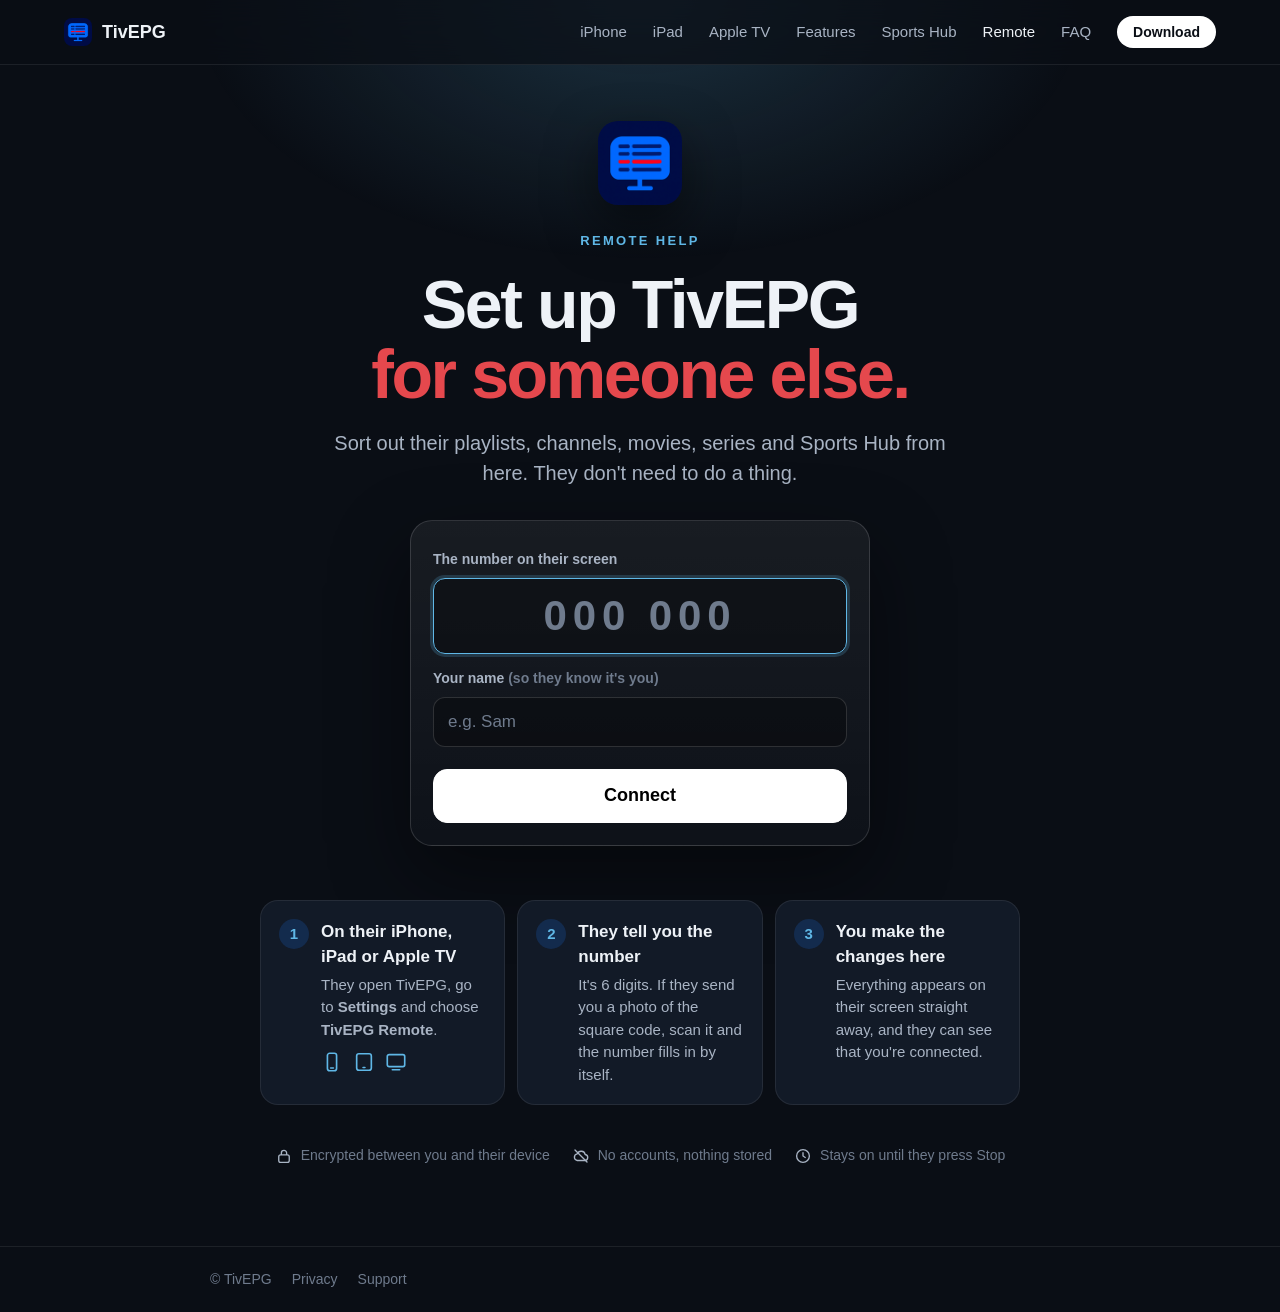
<file: docs/help/index.html>
<!doctype html>
<html lang="en">
<head>
  <meta charset="utf-8" />
  <meta name="viewport" content="width=device-width, initial-scale=1, viewport-fit=cover" />
  <title>Remote Help - TivEPG</title>
  <meta name="description" content="Set up TivEPG for someone else from wherever you are. Works with TivEPG on iPhone, iPad and Apple TV." />
  <!-- This page shows playlist logins: no analytics, no third-party scripts, no referrer. -->
  <meta name="robots" content="noindex" />
  <meta name="referrer" content="no-referrer" />
  <meta http-equiv="Content-Security-Policy"
        content="default-src 'none'; script-src 'self'; style-src 'self'; img-src 'self' data:; connect-src wss://remote-help.ewan-laww.workers.dev; frame-src https://www.youtube-nocookie.com; base-uri 'none'; form-action 'none'" />
  <meta name="theme-color" content="#0A0E15" />
  <meta name="apple-itunes-app" content="app-id=6755161632" />
  <link rel="icon" type="image/png" href="../favicon.png" />
  <link rel="apple-touch-icon" href="../apple-touch-icon.png" />
  <link rel="stylesheet" href="remote-help.css?v=20261116" />
</head>
<body>
<svg width="0" height="0" class="sprite" aria-hidden="true">
  <symbol id="i-iphone" viewBox="0 0 24 24"><rect x="7" y="2.5" width="10" height="19" rx="2.5" fill="none" stroke="currentColor" stroke-width="1.8"/><path d="M10.5 18.5h3" stroke="currentColor" stroke-width="1.8" stroke-linecap="round"/></symbol>
  <symbol id="i-ipad" viewBox="0 0 24 24"><rect x="4" y="3" width="16" height="18" rx="2.5" fill="none" stroke="currentColor" stroke-width="1.8"/><path d="M11 18h2" stroke="currentColor" stroke-width="1.8" stroke-linecap="round"/></symbol>
  <symbol id="i-tv" viewBox="0 0 24 24"><rect x="2.5" y="4" width="19" height="13" rx="2" fill="none" stroke="currentColor" stroke-width="1.8"/><path d="M8 20.5h8" stroke="currentColor" stroke-width="1.8" stroke-linecap="round"/></symbol>
  <symbol id="i-lock" viewBox="0 0 24 24"><rect x="5" y="10.5" width="14" height="10" rx="2.5" fill="none" stroke="currentColor" stroke-width="1.8"/><path d="M8.5 10.5V8a3.5 3.5 0 0 1 7 0v2.5" fill="none" stroke="currentColor" stroke-width="1.8"/></symbol>
  <symbol id="i-cloud-off" viewBox="0 0 24 24"><path d="M7 18h10a4 4 0 0 0 .6-7.95A5.5 5.5 0 0 0 7.1 9.1 4.5 4.5 0 0 0 7 18Z" fill="none" stroke="currentColor" stroke-width="1.8" stroke-linejoin="round"/><path d="M4 4l16 16" stroke="currentColor" stroke-width="1.8" stroke-linecap="round"/></symbol>
  <symbol id="i-clock" viewBox="0 0 24 24"><circle cx="12" cy="12" r="8.5" fill="none" stroke="currentColor" stroke-width="1.8"/><path d="M12 7.5V12l3 2" fill="none" stroke="currentColor" stroke-width="1.8" stroke-linecap="round"/></symbol>
  <symbol id="i-check" viewBox="0 0 24 24"><path d="M5 12.5l4.5 4.5L19 7.5" fill="none" stroke="currentColor" stroke-width="2.2" stroke-linecap="round" stroke-linejoin="round"/></symbol>
  <symbol id="i-pulse" viewBox="0 0 24 24"><path d="M3 12h4l2.5-6 5 12 2.5-6H21" fill="none" stroke="currentColor" stroke-width="1.9" stroke-linecap="round" stroke-linejoin="round"/></symbol>
  <symbol id="i-list" viewBox="0 0 24 24"><path d="M8 6h12M8 12h12M8 18h12" stroke="currentColor" stroke-width="1.9" stroke-linecap="round"/><circle cx="4" cy="6" r="1.3" fill="currentColor"/><circle cx="4" cy="12" r="1.3" fill="currentColor"/><circle cx="4" cy="18" r="1.3" fill="currentColor"/></symbol>
  <symbol id="i-film" viewBox="0 0 24 24"><rect x="3.5" y="4" width="17" height="16" rx="2" fill="none" stroke="currentColor" stroke-width="1.8"/><path d="M7.5 4v16M16.5 4v16M3.5 9h4M3.5 15h4M16.5 9h4M16.5 15h4" stroke="currentColor" stroke-width="1.6"/></symbol>
  <symbol id="i-stack" viewBox="0 0 24 24"><rect x="3.5" y="8" width="17" height="12" rx="2" fill="none" stroke="currentColor" stroke-width="1.8"/><path d="M6 5h12M8.5 2.5h7" stroke="currentColor" stroke-width="1.8" stroke-linecap="round"/></symbol>
  <symbol id="i-folder" viewBox="0 0 24 24"><path d="M3.5 7.5a2 2 0 0 1 2-2h4l2 2h7a2 2 0 0 1 2 2v8a2 2 0 0 1-2 2h-13a2 2 0 0 1-2-2Z" fill="none" stroke="currentColor" stroke-width="1.8" stroke-linejoin="round"/><path d="M12 11v5M9.5 13.5h5" stroke="currentColor" stroke-width="1.8" stroke-linecap="round"/></symbol>
  <symbol id="i-trophy" viewBox="0 0 24 24"><path d="M7 4h10v5a5 5 0 0 1-10 0Z M7 6H4.5a2.5 2.5 0 0 0 2.5 4M17 6h2.5a2.5 2.5 0 0 1-2.5 4M12 14v3M8.5 20h7M10 17h4v3h-4z" fill="none" stroke="currentColor" stroke-width="1.7" stroke-linejoin="round"/></symbol>
  <symbol id="i-star" viewBox="0 0 24 24"><path d="m12 3.5 2.6 5.3 5.9.9-4.3 4.1 1 5.8L12 16.9l-5.2 2.7 1-5.8-4.3-4.1 5.9-.9Z" fill="none" stroke="currentColor" stroke-width="1.7" stroke-linejoin="round"/></symbol>
  <symbol id="i-gear" viewBox="0 0 24 24"><circle cx="12" cy="12" r="3.2" fill="none" stroke="currentColor" stroke-width="1.8"/><path d="M12 2.8v2.4M12 18.8v2.4M2.8 12h2.4M18.8 12h2.4M5.5 5.5l1.7 1.7M16.8 16.8l1.7 1.7M5.5 18.5l1.7-1.7M16.8 7.2l1.7-1.7" stroke="currentColor" stroke-width="1.8" stroke-linecap="round"/></symbol>
  <symbol id="i-remote" viewBox="0 0 24 24"><rect x="7.5" y="2.5" width="9" height="19" rx="3" fill="none" stroke="currentColor" stroke-width="1.8"/><circle cx="12" cy="8" r="2" fill="none" stroke="currentColor" stroke-width="1.6"/><path d="M10 13.5h4M10 16.5h4" stroke="currentColor" stroke-width="1.6" stroke-linecap="round"/></symbol>
  <symbol id="i-copy" viewBox="0 0 24 24"><rect x="8" y="8" width="12" height="12" rx="2" fill="none" stroke="currentColor" stroke-width="1.8"/><path d="M16 8V6a2 2 0 0 0-2-2H6a2 2 0 0 0-2 2v8a2 2 0 0 0 2 2h2" fill="none" stroke="currentColor" stroke-width="1.8"/></symbol>
</svg>



<!-- Site menu: shown on the join and ended screens only (hidden while connected, see .rh-nav in remote-help.css) -->
<header class="rh-nav">
  <div class="rh-nav-in">
    <a href="/" class="rh-brand"><img src="../apple-touch-icon.png" alt="" width="28" height="28" />TivEPG</a>
    <ul class="rh-links">
      <li><a href="/#iphone">iPhone</a></li>
      <li><a href="/#ipad">iPad</a></li>
      <li><a href="/#apple-tv">Apple TV</a></li>
      <li><a href="/#key-features">Features</a></li>
      <li><a href="/sportshub">Sports Hub</a></li>
      <li><a href="/help/" class="current" aria-current="page">Remote</a></li>
      <li><a href="/#faq">FAQ</a></li>
      <li><a class="rh-get" href="https://apps.apple.com/gb/app/tivepg-iptv-player-sports-hub/id6755161632">Download</a></li>
    </ul>
  </div>
</header>

<main id="app">

  <!-- 1. Enter the number -->
  <section id="screen-join" class="screen hero">
    <img class="icon" src="../apple-touch-icon.png" alt="TivEPG app icon" width="84" height="84" />
    <p class="eyebrow">Remote Help</p>
    <h1 class="display">Set up TivEPG<br /><span class="accent">for someone else.</span></h1>
    <p class="lede">Sort out their playlists, channels, movies, series and Sports Hub from here. They don't need to do a thing.</p>

    <div class="join-card">
      <label for="code">The number on their screen</label>
      <input id="code" class="code-input" inputmode="numeric" autocomplete="one-time-code" maxlength="7"
             placeholder="000 000" spellcheck="false" />
      <label for="name">Your name <span class="muted">(so they know it's you)</span></label>
      <input id="name" maxlength="30" placeholder="e.g. Sam" autocomplete="given-name" />
      <button id="join" class="btn btn-white wide" type="button">Connect</button>
      <p id="join-error" class="error" hidden></p>
    </div>

    <ol class="how">
      <li>
        <span class="how-num">1</span>
        <div>
          <b>On their iPhone, iPad or Apple TV</b>
          <p>They open TivEPG, go to <b>Settings</b> and choose <b>TivEPG Remote</b>.</p>
          <div class="devices-row" aria-hidden="true">
            <svg><use href="#i-iphone"/></svg><svg><use href="#i-ipad"/></svg><svg><use href="#i-tv"/></svg>
          </div>
        </div>
      </li>
      <li>
        <span class="how-num">2</span>
        <div>
          <b>They tell you the number</b>
          <p>It's 6 digits. If they send you a photo of the square code, scan it and the number fills in by itself.</p>
        </div>
      </li>
      <li>
        <span class="how-num">3</span>
        <div>
          <b>You make the changes here</b>
          <p>Everything appears on their screen straight away, and they can see that you're connected.</p>
        </div>
      </li>
    </ol>

    <ul class="trust">
      <li><svg><use href="#i-lock"/></svg>Encrypted between you and their device</li>
      <li><svg><use href="#i-cloud-off"/></svg>No accounts, nothing stored</li>
      <li><svg><use href="#i-clock"/></svg>Stays on until they press Stop</li>
    </ul>
  </section>

  <!-- 2. Connecting -->
  <section id="screen-connecting" class="screen center" hidden>
    <img class="icon pulse" src="../apple-touch-icon.png" alt="" width="84" height="84" />
    <h2 id="connecting-text">Connecting…</h2>
    <p class="muted">Keep Remote Help open on their screen.</p>
  </section>

  <!-- 3. Connected -->
  <section id="screen-help" class="screen" hidden>
    <div class="device-head">
      <span class="device-glyph"><svg id="device-icon"><use href="#i-tv"/></svg></span>
      <div class="grow">
        <p class="eyebrow">Remote Help</p>
        <h1 id="device-title" class="headline">Connected</h1>
        <p id="device-sub" class="muted"></p>
      </div>
      <span id="link-pill" class="pill ok">Connected</span>
    </div>
    <div id="loading-banner" class="banner" hidden></div>

    <div id="home-grid" class="home-grid" role="list"></div>
    <div id="section-bar" class="section-bar" hidden>
      <button id="back" class="back-btn" type="button" aria-label="Back">‹ Back</button>
      <h2 id="section-title"></h2>
      <div id="remote-bar" class="remote-bar" hidden></div>
      <button id="home" class="home-btn" type="button" aria-label="Home: all sections" title="Home"><svg viewBox="0 0 24 24" width="20" height="20" fill="none" stroke="currentColor" stroke-width="2" stroke-linecap="round" stroke-linejoin="round"><path d="M3 10.5 12 3l9 7.5"/><path d="M5 9.5V21h5v-6h4v6h5V9.5"/></svg></button>
    </div>

    <div id="tab-health" class="tab-panel" hidden></div>
    <div id="tab-playlists" class="tab-panel" hidden>
      <p class="hint">Their playlists. Fix a login, switch one on or off, or add a new one. After a change their device reloads that playlist by itself.</p>
      <div id="server-list"></div>
      <div class="row-actions">
        <button id="add-server-toggle" class="btn btn-white" type="button">+ Add a playlist</button>
        <button id="reload-all" class="btn" type="button">Reload all playlists</button>
      </div>
      <div id="playlist-tools"></div>
      <div id="add-server" class="card" hidden>
        <h3>Add a playlist</h3>
        <label for="add-kind">Type</label>
        <select id="add-kind">
          <option value="xtream">Login details (Xtream Codes)</option>
          <option value="m3u">Playlist link (M3U)</option>
        </select>
        <label for="add-name">Name</label>
        <input id="add-name" placeholder="e.g. My TV" maxlength="60" />
        <label for="add-url" id="add-url-label">Server address</label>
        <input id="add-url" placeholder="http://example.com:8080" autocapitalize="off" autocorrect="off" spellcheck="false" />
        <div id="add-login">
          <label for="add-user">Username</label>
          <input id="add-user" autocapitalize="off" autocorrect="off" spellcheck="false" autocomplete="off" />
          <label for="add-pass">Password</label>
          <input id="add-pass" autocapitalize="off" autocorrect="off" spellcheck="false" autocomplete="off" />
        </div>
        <label for="add-epg">TV guide link <span class="muted">(optional)</span></label>
        <input id="add-epg" autocapitalize="off" autocorrect="off" spellcheck="false" placeholder="Leave blank to use the playlist's own guide" />
        <div class="row-actions">
          <button id="add-save" class="btn btn-white" type="button">Add to their device</button>
          <button id="add-cancel" class="btn" type="button">Cancel</button>
        </div>
      </div>
    </div>

    <div id="tab-selection" class="tab-panel" hidden></div>
    <div id="tab-live" class="tab-panel" hidden></div>
    <div id="tab-vod" class="tab-panel" hidden></div>
    <div id="tab-series" class="tab-panel" hidden></div>

    <div id="tab-custom" class="tab-panel" hidden></div>
    <div id="tab-sports" class="tab-panel" hidden></div>
    <div id="tab-favourites" class="tab-panel" hidden></div>
    <div id="tab-settings" class="tab-panel" hidden></div>
    <div id="tab-remote" class="tab-panel" hidden></div>
    <div id="tab-copy" class="tab-panel" hidden></div>
  </section>

  <!-- 4. Finished -->
  <section id="screen-ended" class="screen center" hidden>
    <span class="done-glyph"><svg><use href="#i-check"/></svg></span>
    <h1 id="ended-title" class="headline">Remote Help has ended</h1>
    <p id="ended-text" class="lede"></p>
    <button id="again" class="btn btn-white" type="button">Enter another number</button>
  </section>
</main>

<footer class="foot">
  <div class="wrap">
    <span>© TivEPG</span>
    <a href="/privacy">Privacy</a>
    <a href="/support">Support</a>
  </div>
</footer>

<div id="toast" class="toast" hidden></div>

<script src="remote-help.js?v=20261111b"></script>
</body>
</html>
</file>
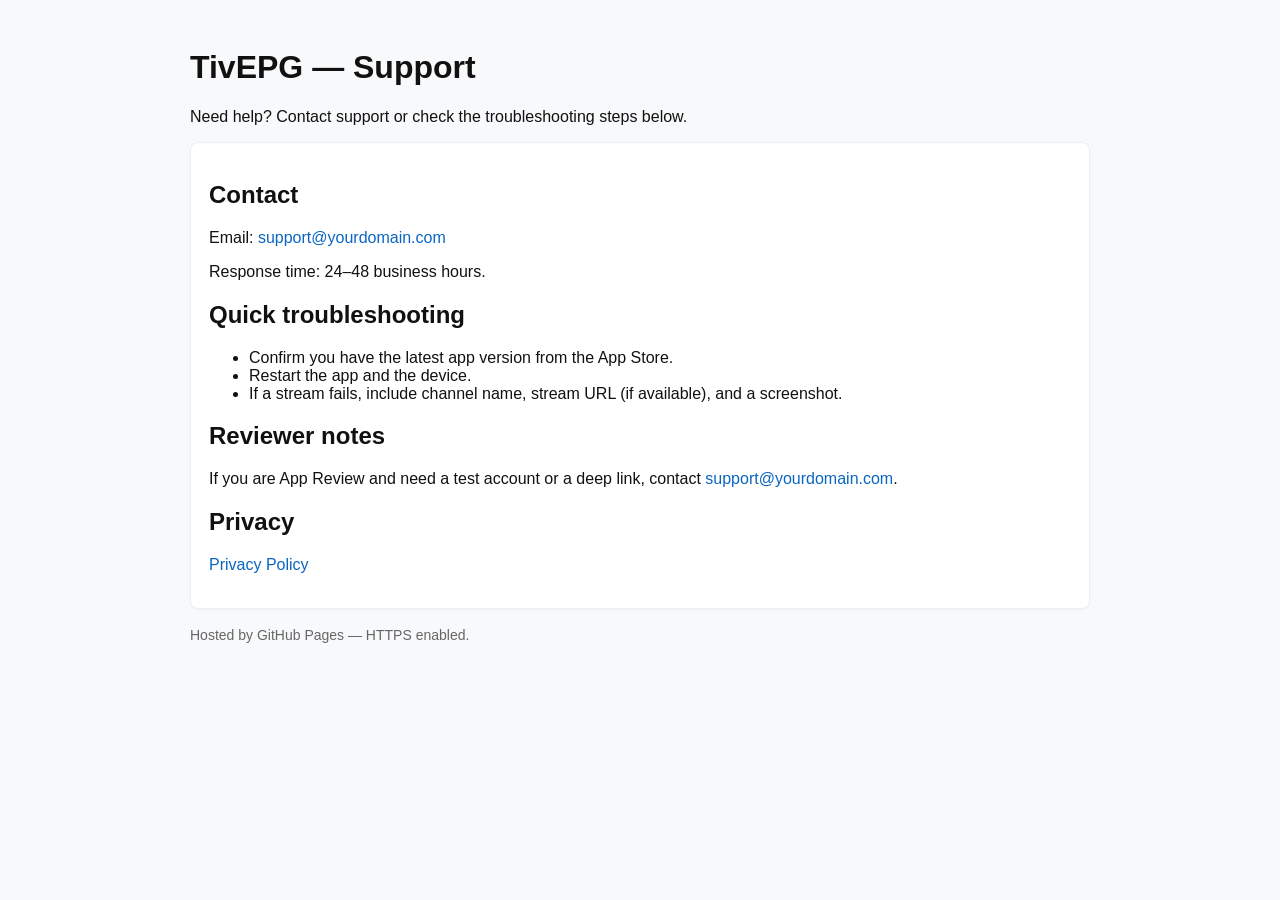
<file: docs_support.html>
<!doctype html>
<html lang="en">
<head>
  <meta charset="utf-8" />
  <meta name="viewport" content="width=device-width,initial-scale=1" />
  <title>Support — TivEPG</title>
  <style>
    body { font-family: -apple-system, BlinkMacSystemFont, "Segoe UI", Roboto, Arial, sans-serif; color: #111; padding: 28px; max-width:900px; margin:0 auto; background:#f8f9fb }
    a { color:#0a66c2; text-decoration:none }
    .card { background:#fff; border:1px solid #eee; padding:18px; border-radius:8px; box-shadow:0 1px 3px rgba(0,0,0,.03) }
    footer { margin-top:18px; color:#666; font-size:14px }
  </style>
</head>
<body>
  <header>
    <h1>TivEPG — Support</h1>
    <p>Need help? Contact support or check the troubleshooting steps below.</p>
  </header>

  <div class="card">
    <h2>Contact</h2>
    <p>Email: <a href="mailto:support@yourdomain.com">support@yourdomain.com</a></p>
    <p>Response time: 24–48 business hours.</p>

    <h2>Quick troubleshooting</h2>
    <ul>
      <li>Confirm you have the latest app version from the App Store.</li>
      <li>Restart the app and the device.</li>
      <li>If a stream fails, include channel name, stream URL (if available), and a screenshot.</li>
    </ul>

    <h2>Reviewer notes</h2>
    <p>If you are App Review and need a test account or a deep link, contact <a href="mailto:support@yourdomain.com">support@yourdomain.com</a>.</p>

    <h2>Privacy</h2>
    <p><a href="./privacy.html">Privacy Policy</a></p>
  </div>

  <footer>
    <p>Hosted by GitHub Pages — HTTPS enabled.</p>
  </footer>
</body>
</html>
</file>
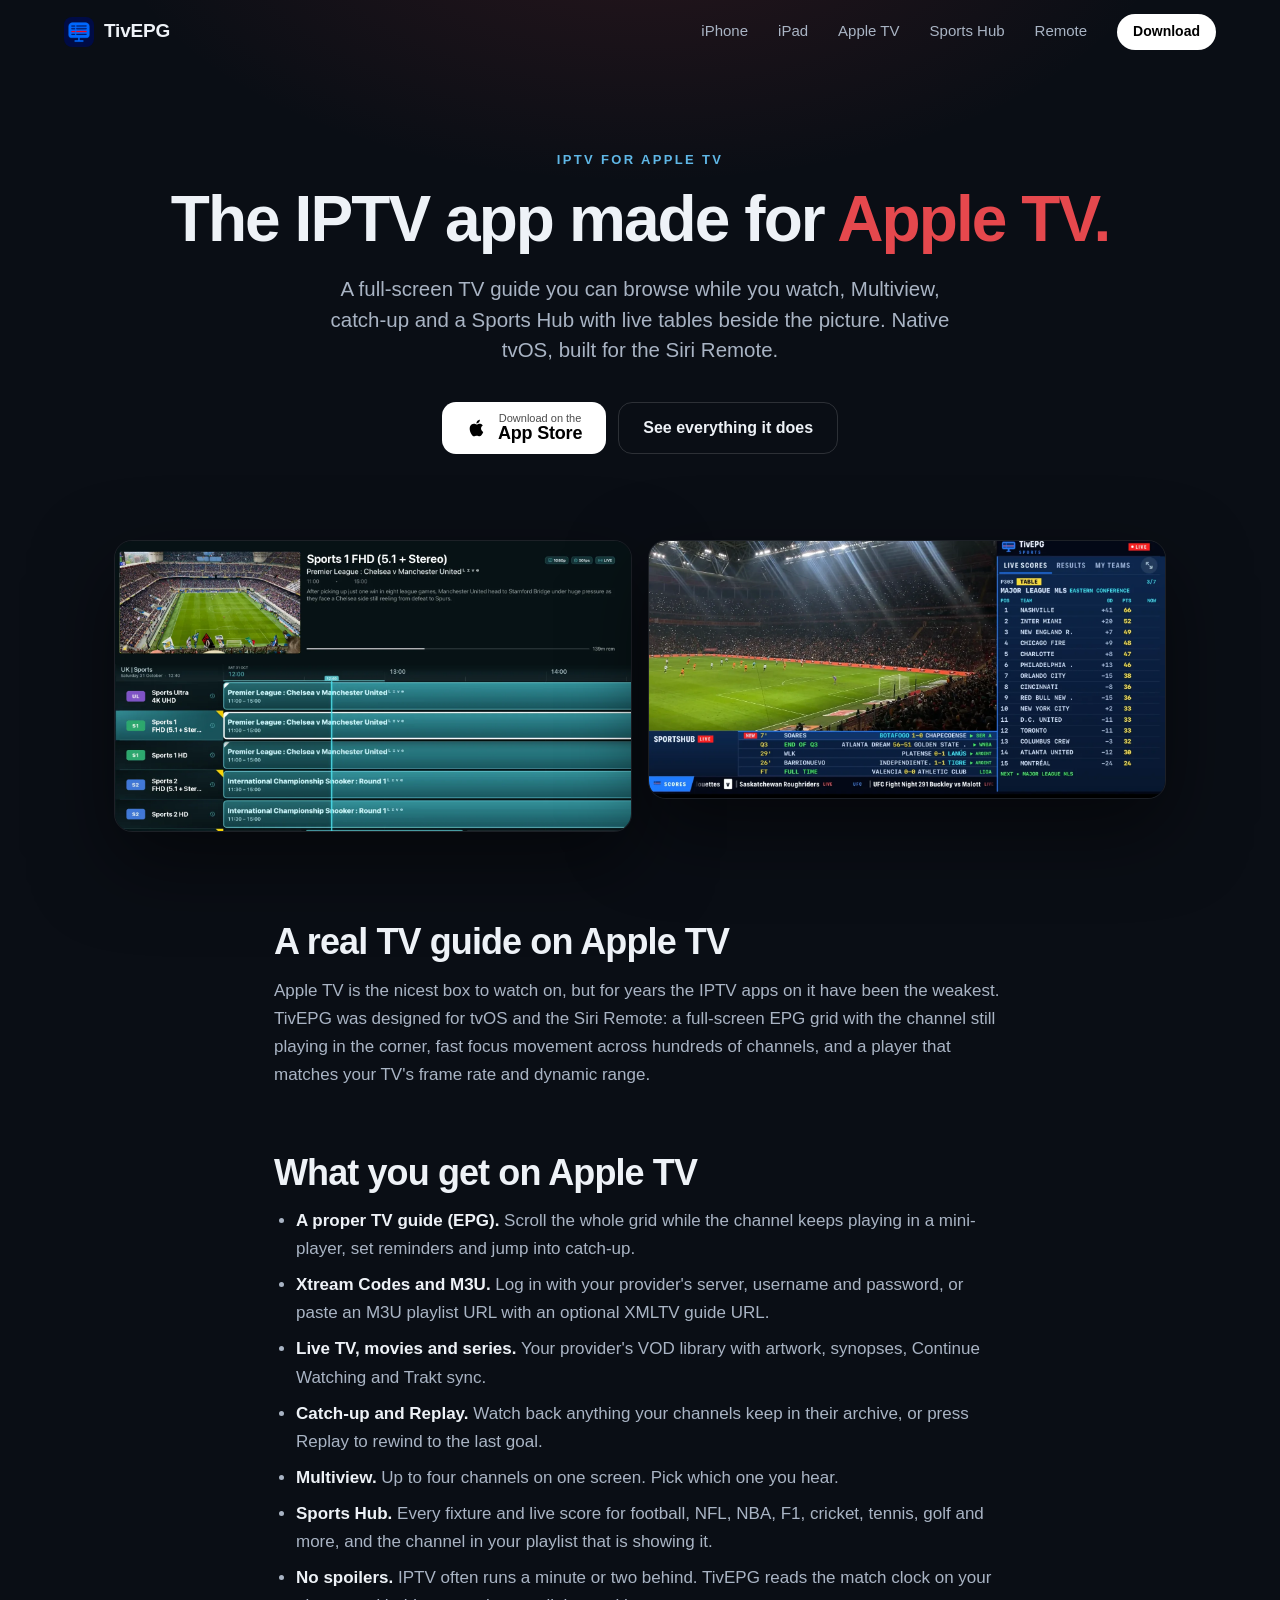
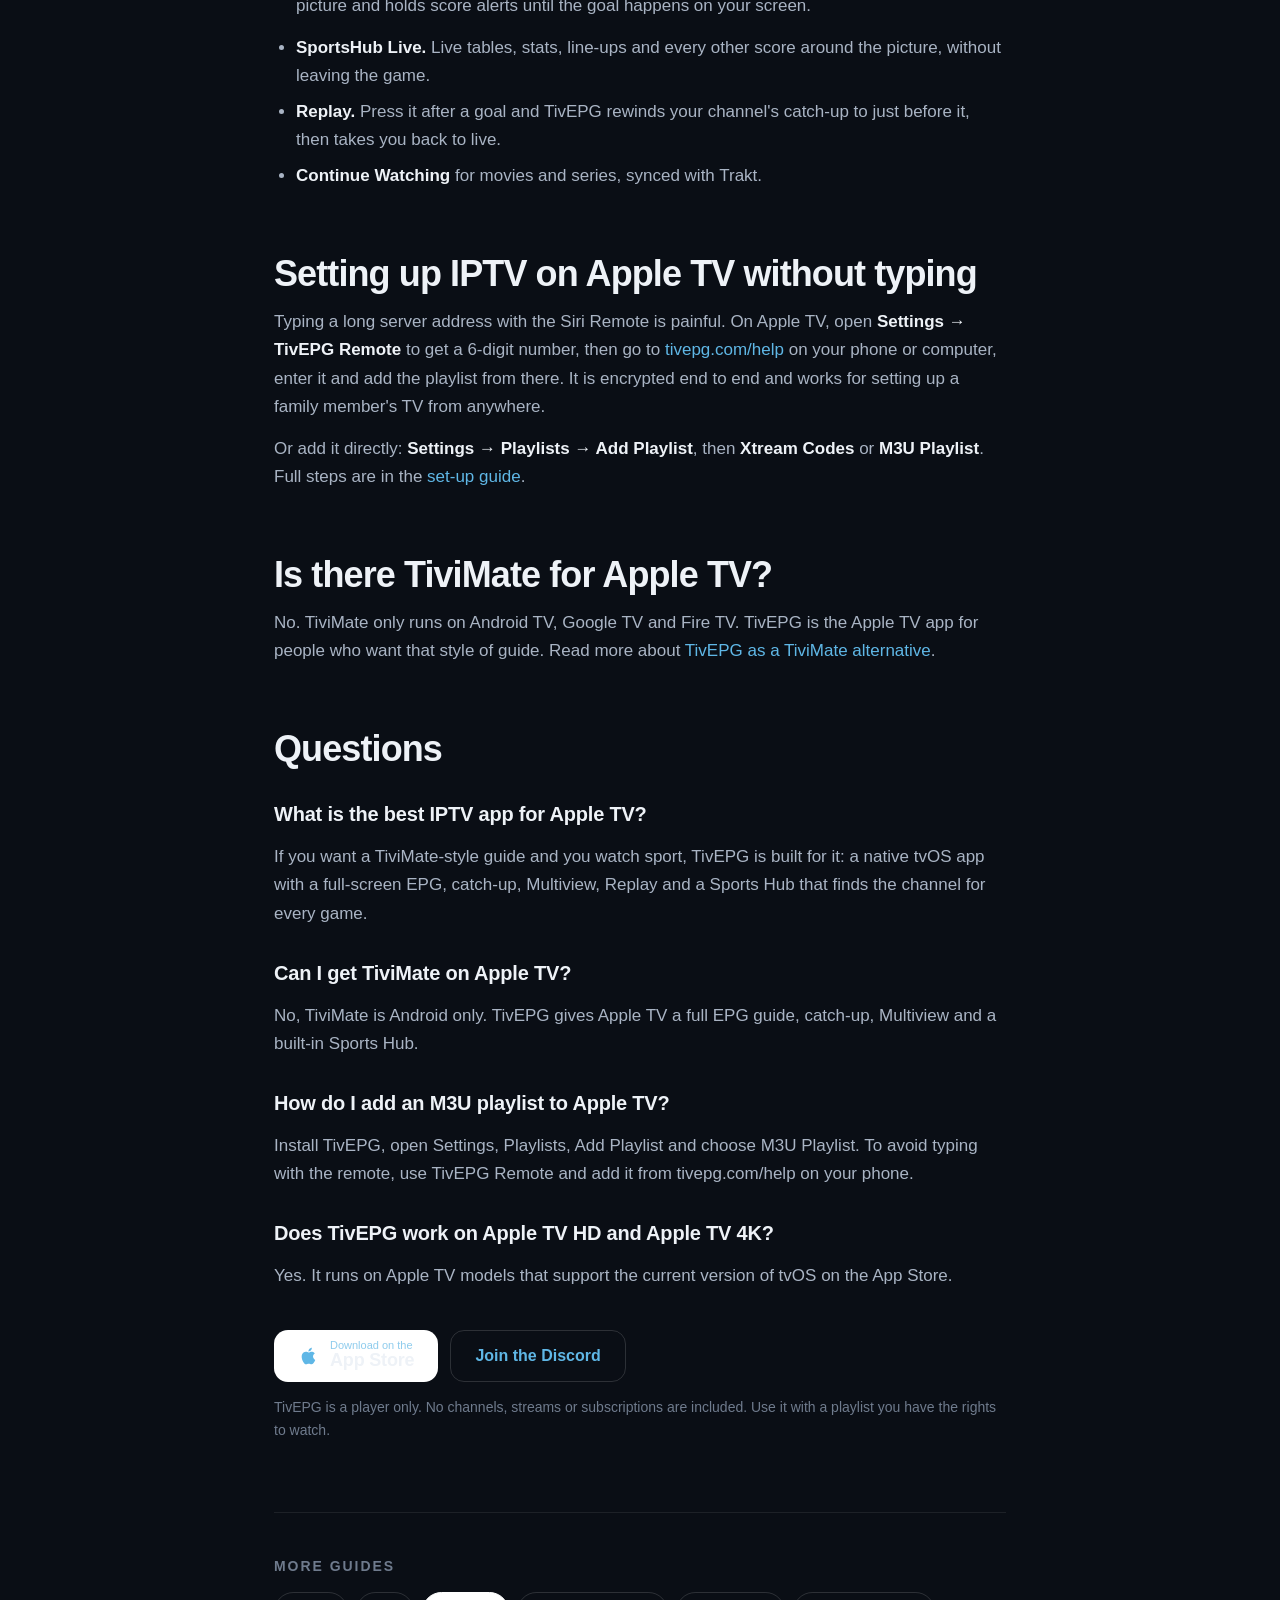
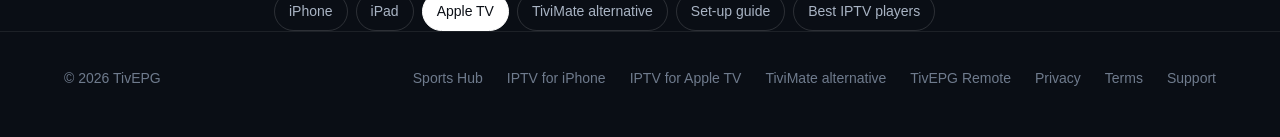
<file: docs/apple-tv-iptv-app.html>
<!DOCTYPE html>
<html lang="en">
<head>
  <meta charset="UTF-8" />
  <meta name="viewport" content="width=device-width, initial-scale=1, viewport-fit=cover" />
  <title>IPTV App for Apple TV: TivEPG IPTV Player for tvOS</title>
  <meta name="description" content="TivEPG is an IPTV app for Apple TV 4K with a full-screen EPG guide, catch-up, Multiview, Replay and a Sports Hub with live scores beside the game. Xtream Codes and M3U." />
  <meta name="robots" content="index, follow, max-image-preview:large" />
  <link rel="canonical" href="https://tivepg.com/apple-tv-iptv-app" />
  <meta name="theme-color" content="#0A0E15" />
  <meta name="apple-itunes-app" content="app-id=6755161632" />
  <meta property="og:type" content="article" />
  <meta property="og:site_name" content="TivEPG" />
  <meta property="og:url" content="https://tivepg.com/apple-tv-iptv-app" />
  <meta property="og:title" content="IPTV App for Apple TV: TivEPG IPTV Player for tvOS" />
  <meta property="og:description" content="TivEPG is an IPTV app for Apple TV 4K with a full-screen EPG guide, catch-up, Multiview, Replay and a Sports Hub with live scores beside the game. Xtream Codes and M3U." />
  <meta property="og:image" content="https://tivepg.com/og-image.jpg" />
  <meta name="twitter:card" content="summary_large_image" />
  <link rel="icon" type="image/png" href="favicon.png" />
  <link rel="apple-touch-icon" href="apple-touch-icon.png" />

  <script async src="https://www.googletagmanager.com/gtag/js?id=G-1RVT0SKV1F"></script>
  <script>
    window.dataLayer = window.dataLayer || [];
    function gtag(){dataLayer.push(arguments);}
    gtag('js', new Date());
    gtag('config', 'G-1RVT0SKV1F');
  </script>
  <script type="application/ld+json">
{
  "@context": "https://schema.org",
  "@type": "BreadcrumbList",
  "itemListElement": [
    {
      "@type": "ListItem",
      "position": 1,
      "name": "TivEPG",
      "item": "https://tivepg.com/"
    },
    {
      "@type": "ListItem",
      "position": 2,
      "name": "IPTV for Apple TV",
      "item": "https://tivepg.com/apple-tv-iptv-app"
    }
  ]
}
  </script>
  <script type="application/ld+json">
{
  "@context": "https://schema.org",
  "@type": "FAQPage",
  "mainEntity": [
    {
      "@type": "Question",
      "name": "What is the best IPTV app for Apple TV?",
      "acceptedAnswer": {
        "@type": "Answer",
        "text": "If you want a TiviMate-style guide and you watch sport, TivEPG is built for it: a native tvOS app with a full-screen EPG, catch-up, Multiview, Replay and a Sports Hub that finds the channel for every game."
      }
    },
    {
      "@type": "Question",
      "name": "Can I get TiviMate on Apple TV?",
      "acceptedAnswer": {
        "@type": "Answer",
        "text": "No, TiviMate is Android only. TivEPG gives Apple TV a full EPG guide, catch-up, Multiview and a built-in Sports Hub."
      }
    },
    {
      "@type": "Question",
      "name": "How do I add an M3U playlist to Apple TV?",
      "acceptedAnswer": {
        "@type": "Answer",
        "text": "Install TivEPG, open Settings, Playlists, Add Playlist and choose M3U Playlist. To avoid typing with the remote, use TivEPG Remote and add it from tivepg.com/help on your phone."
      }
    },
    {
      "@type": "Question",
      "name": "Does TivEPG work on Apple TV HD and Apple TV 4K?",
      "acceptedAnswer": {
        "@type": "Answer",
        "text": "Yes. It runs on Apple TV models that support the current version of tvOS on the App Store."
      }
    }
  ]
}
  </script>

  <link rel="stylesheet" href="site.css?v=20261116" />
  <style>
    .lp-hero { position: relative; padding: 150px 0 30px; text-align: center; overflow: hidden; }
    .lp-hero::before { content: ""; position: absolute; inset: -20% -10% auto; height: 800px; pointer-events: none;
      background: radial-gradient(50% 50% at 50% 0%, rgba(229,72,77,.14), transparent 70%); }
    .lp-hero .wrap { position: relative; }
    .lp-hero h1 { margin-top: 16px; }
    .lp-hero .lede { margin: 22px auto 0; }
    .lp-art { max-width: 1100px; margin: 56px auto 0; padding: 0 24px; display: grid; gap: 16px; }
    .lp-art.phones { grid-template-columns: repeat(3, minmax(0, 1fr)); max-width: 900px; }
    .lp-art.wide { grid-template-columns: repeat(2, minmax(0, 1fr)); }
    .lp-art img { width: 100%; height: auto; border-radius: 18px; border: 1px solid var(--line); box-shadow: 0 30px 80px rgba(0,0,0,.5); }
    .lp-body { max-width: 780px; margin: 0 auto; padding: 90px 24px 0; }
    .lp-body h2 { font-size: clamp(26px, 3vw, 36px); font-weight: 800; letter-spacing: -0.025em; line-height: 1.12; margin-top: 64px; }
    .lp-body h2:first-child { margin-top: 0; }
    .lp-body h3 { font-size: 20px; font-weight: 700; letter-spacing: -0.01em; margin-top: 30px; }
    .lp-body p, .lp-body li { color: var(--text-2); font-size: 17px; line-height: 1.65; }
    .lp-body p { margin-top: 14px; }
    .lp-body ul, .lp-body ol { margin-top: 14px; padding-left: 22px; display: grid; gap: 8px; }
    .lp-body b, .lp-body strong { color: var(--text); }
    .lp-body a { color: var(--blue); }
    .lp-table { width: 100%; margin-top: 22px; border-collapse: collapse; font-size: 15px; }
    .lp-table th, .lp-table td { text-align: left; padding: 12px 10px; border-top: 1px solid var(--line); color: var(--text-2); vertical-align: top; }
    .lp-table th { color: var(--text); font-weight: 700; }
    .lp-table td:first-child { color: var(--text); font-weight: 600; }
    .lp-cta { margin-top: 40px; display: flex; gap: 12px; flex-wrap: wrap; }
    .lp-guides { margin-top: 70px; padding-top: 28px; border-top: 1px solid var(--line); }
    .lp-guides p { font-size: 14px; color: var(--text-3); text-transform: uppercase; letter-spacing: .14em; font-weight: 700; }
    .lp-guides nav { margin-top: 14px; display: flex; flex-wrap: wrap; gap: 8px; }
    .lp-guides a { padding: 8px 14px; border-radius: 999px; font-size: 14px; color: var(--text-2); border: 1px solid var(--line-2); }
    .lp-guides a:hover { color: var(--text); }
    .lp-guides a.current { color: #0A0E15; background: #fff; border-color: #fff; }
    @media (max-width: 720px) {
      .lp-hero { padding-top: 116px; }
      .lp-art.phones { grid-template-columns: repeat(3, minmax(0, 1fr)); gap: 8px; padding: 0 12px; }
      .lp-art.wide { grid-template-columns: 1fr; }
      .lp-body { padding-top: 64px; }
      .lp-table { font-size: 14px; }
    }
  </style>
</head>
<body>

<svg width="0" height="0" style="position:absolute" aria-hidden="true">
<symbol id="i-apple" viewBox="0 0 24 24"><path fill="currentColor" d="M16.37 12.62c-.02-2.3 1.88-3.4 1.96-3.46-1.07-1.56-2.73-1.78-3.32-1.8-1.41-.14-2.76.83-3.47.83-.72 0-1.82-.81-2.99-.79-1.54.02-2.96.9-3.75 2.27-1.6 2.78-.41 6.89 1.15 9.14.76 1.1 1.67 2.34 2.86 2.3 1.15-.05 1.58-.74 2.97-.74 1.38 0 1.77.74 2.98.72 1.24-.02 2.02-1.12 2.77-2.23.87-1.28 1.23-2.52 1.25-2.58-.03-.01-2.39-.92-2.41-3.66zM14.1 5.86c.63-.77 1.06-1.83.94-2.89-.91.04-2.02.61-2.67 1.37-.58.67-1.1 1.76-.96 2.8 1.02.08 2.06-.52 2.69-1.28z"/></symbol>
</svg>

<header class="nav" id="nav">
  <div class="wrap">
    <a href="/" class="brand"><img src="apple-touch-icon.png" alt="" width="30" height="30" />TivEPG</a>
    <ul class="nav-links">
      <li><a href="/iphone-iptv-app">iPhone</a></li>
      <li><a href="/ipad-iptv-app">iPad</a></li>
      <li><a href="/apple-tv-iptv-app">Apple TV</a></li>
      <li><a href="/sportshub">Sports Hub</a></li>
      <li><a href="/help/">Remote</a></li>
      <li><a class="nav-get" href="https://apps.apple.com/gb/app/tivepg-iptv-player-sports-hub/id6755161632">Download</a></li>
    </ul>
  </div>
</header>

<main>
  <section class="lp-hero">
    <div class="wrap">
      <p class="eyebrow">IPTV for Apple TV</p>
      <h1 class="headline">The IPTV app made for <span class="accent">Apple TV.</span></h1>
      <p class="lede">A full-screen TV guide you can browse while you watch, Multiview, catch-up and a Sports Hub with live tables beside the picture. Native tvOS, built for the Siri Remote.</p>
      <div class="hero-cta">
        <a class="btn btn-store" href="https://apps.apple.com/gb/app/tivepg-iptv-player-sports-hub/id6755161632"><svg><use href="#i-apple"/></svg><span><small>Download on the</small><b>App Store</b></span></a>
        <a class="btn btn-ghost" href="/">See everything it does</a>
      </div>
    </div>
  </section>

  <div class="lp-art wide">
    <img src="screens/tv/guide.webp" alt="TivEPG IPTV app on Apple TV: full-screen TV guide with mini-player" loading="eager" decoding="async" />
    <img src="screens/tv/live.webp" alt="SportsHub Live: league table beside the game on Apple TV" loading="lazy" decoding="async" />
  </div>

  <article class="lp-body">

    <h2>A real TV guide on Apple TV</h2>
    <p>Apple TV is the nicest box to watch on, but for years the IPTV apps on it have been the weakest. TivEPG was designed for tvOS and the Siri Remote: a full-screen EPG grid with the channel still playing in the corner, fast focus movement across hundreds of channels, and a player that matches your TV's frame rate and dynamic range.</p>

    <h2>What you get on Apple TV</h2>

    <ul>
      <li><b>A proper TV guide (EPG).</b> Scroll the whole grid while the channel keeps playing in a mini-player, set reminders and jump into catch-up.</li>
      <li><b>Xtream Codes and M3U.</b> Log in with your provider's server, username and password, or paste an M3U playlist URL with an optional XMLTV guide URL.</li>
      <li><b>Live TV, movies and series.</b> Your provider's VOD library with artwork, synopses, Continue Watching and Trakt sync.</li>
      <li><b>Catch-up and Replay.</b> Watch back anything your channels keep in their archive, or press Replay to rewind to the last goal.</li>
      <li><b>Multiview.</b> Up to four channels on one screen. Pick which one you hear.</li>
      <li><b>Sports Hub.</b> Every fixture and live score for football, NFL, NBA, F1, cricket, tennis, golf and more, and the channel in your playlist that is showing it.</li>
      <li><b>No spoilers.</b> IPTV often runs a minute or two behind. TivEPG reads the match clock on your picture and holds score alerts until the goal happens on your screen.</li>
    </ul>
    <ul>
      <li><b>SportsHub Live.</b> Live tables, stats, line-ups and every other score around the picture, without leaving the game.</li>
      <li><b>Replay.</b> Press it after a goal and TivEPG rewinds your channel's catch-up to just before it, then takes you back to live.</li>
      <li><b>Continue Watching</b> for movies and series, synced with Trakt.</li>
    </ul>

    <h2>Setting up IPTV on Apple TV without typing</h2>
    <p>Typing a long server address with the Siri Remote is painful. On Apple TV, open <b>Settings → TivEPG Remote</b> to get a 6-digit number, then go to <a href="/help/">tivepg.com/help</a> on your phone or computer, enter it and add the playlist from there. It is encrypted end to end and works for setting up a family member's TV from anywhere.</p>
    <p>Or add it directly: <b>Settings → Playlists → Add Playlist</b>, then <b>Xtream Codes</b> or <b>M3U Playlist</b>. Full steps are in the <a href="/how-to-watch-iptv-on-iphone">set-up guide</a>.</p>

    <h2>Is there TiviMate for Apple TV?</h2>
    <p>No. TiviMate only runs on Android TV, Google TV and Fire TV. TivEPG is the Apple TV app for people who want that style of guide. Read more about <a href="/tivimate-alternative">TivEPG as a TiviMate alternative</a>.</p>


    <h2>Questions</h2>
    <h3>What is the best IPTV app for Apple TV?</h3>
    <p>If you want a TiviMate-style guide and you watch sport, TivEPG is built for it: a native tvOS app with a full-screen EPG, catch-up, Multiview, Replay and a Sports Hub that finds the channel for every game.</p>
    <h3>Can I get TiviMate on Apple TV?</h3>
    <p>No, TiviMate is Android only. TivEPG gives Apple TV a full EPG guide, catch-up, Multiview and a built-in Sports Hub.</p>
    <h3>How do I add an M3U playlist to Apple TV?</h3>
    <p>Install TivEPG, open Settings, Playlists, Add Playlist and choose M3U Playlist. To avoid typing with the remote, use TivEPG Remote and add it from tivepg.com/help on your phone.</p>
    <h3>Does TivEPG work on Apple TV HD and Apple TV 4K?</h3>
    <p>Yes. It runs on Apple TV models that support the current version of tvOS on the App Store.</p>

    <div class="lp-cta">
      <a class="btn btn-store" href="https://apps.apple.com/gb/app/tivepg-iptv-player-sports-hub/id6755161632"><svg><use href="#i-apple"/></svg><span><small>Download on the</small><b>App Store</b></span></a>
      <a class="btn btn-ghost" href="https://discord.gg/CvKnmsVUdM" target="_blank" rel="noopener">Join the Discord</a>
    </div>
    <p style="font-size:14px;color:var(--text-3)">TivEPG is a player only. No channels, streams or subscriptions are included. Use it with a playlist you have the rights to watch.</p>

    <div class="lp-guides">
      <p>More guides</p>
      <nav>
        <a href="/iphone-iptv-app">iPhone</a>
        <a href="/ipad-iptv-app">iPad</a>
        <a href="/apple-tv-iptv-app" class="current">Apple TV</a>
        <a href="/tivimate-alternative">TiviMate alternative</a>
        <a href="/how-to-watch-iptv-on-iphone">Set-up guide</a>
        <a href="/best-iptv-player-for-iphone">Best IPTV players</a>
      </nav>
    </div>
  </article>
</main>

<footer>
  <div class="wrap">
    <span>&copy; 2026 TivEPG</span>
    <nav>
      <a href="/sportshub">Sports Hub</a>
      <a href="/iphone-iptv-app">IPTV for iPhone</a>
      <a href="/apple-tv-iptv-app">IPTV for Apple TV</a>
      <a href="/tivimate-alternative">TiviMate alternative</a>
      <a href="/help/">TivEPG Remote</a>
      <a href="/privacy">Privacy</a>
      <a href="/terms">Terms</a>
      <a href="/support">Support</a>
    </nav>
  </div>
</footer>

<script>
  (() => { const nav = document.getElementById('nav');
    const f = () => nav.classList.toggle('solid', window.scrollY > 24); f(); addEventListener('scroll', f, {passive: true}); })();
</script>
</body>
</html>
</file>
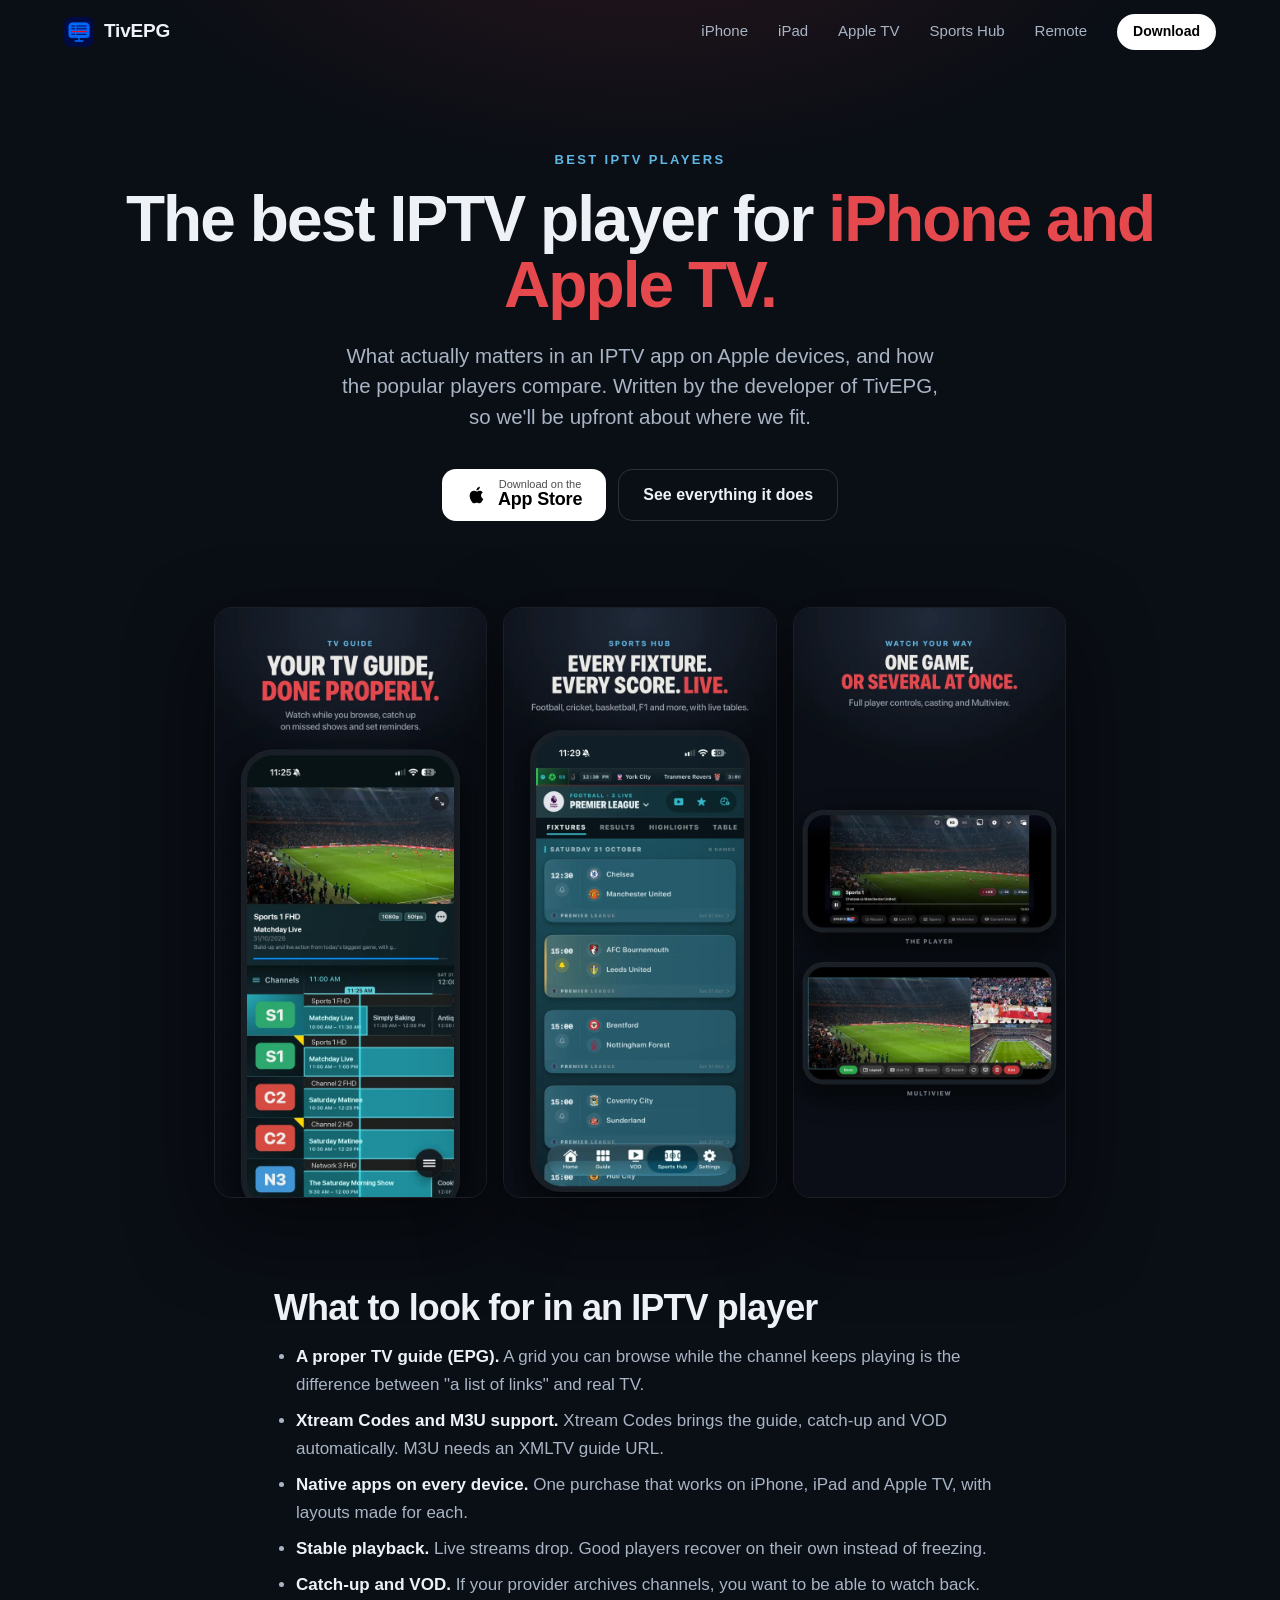
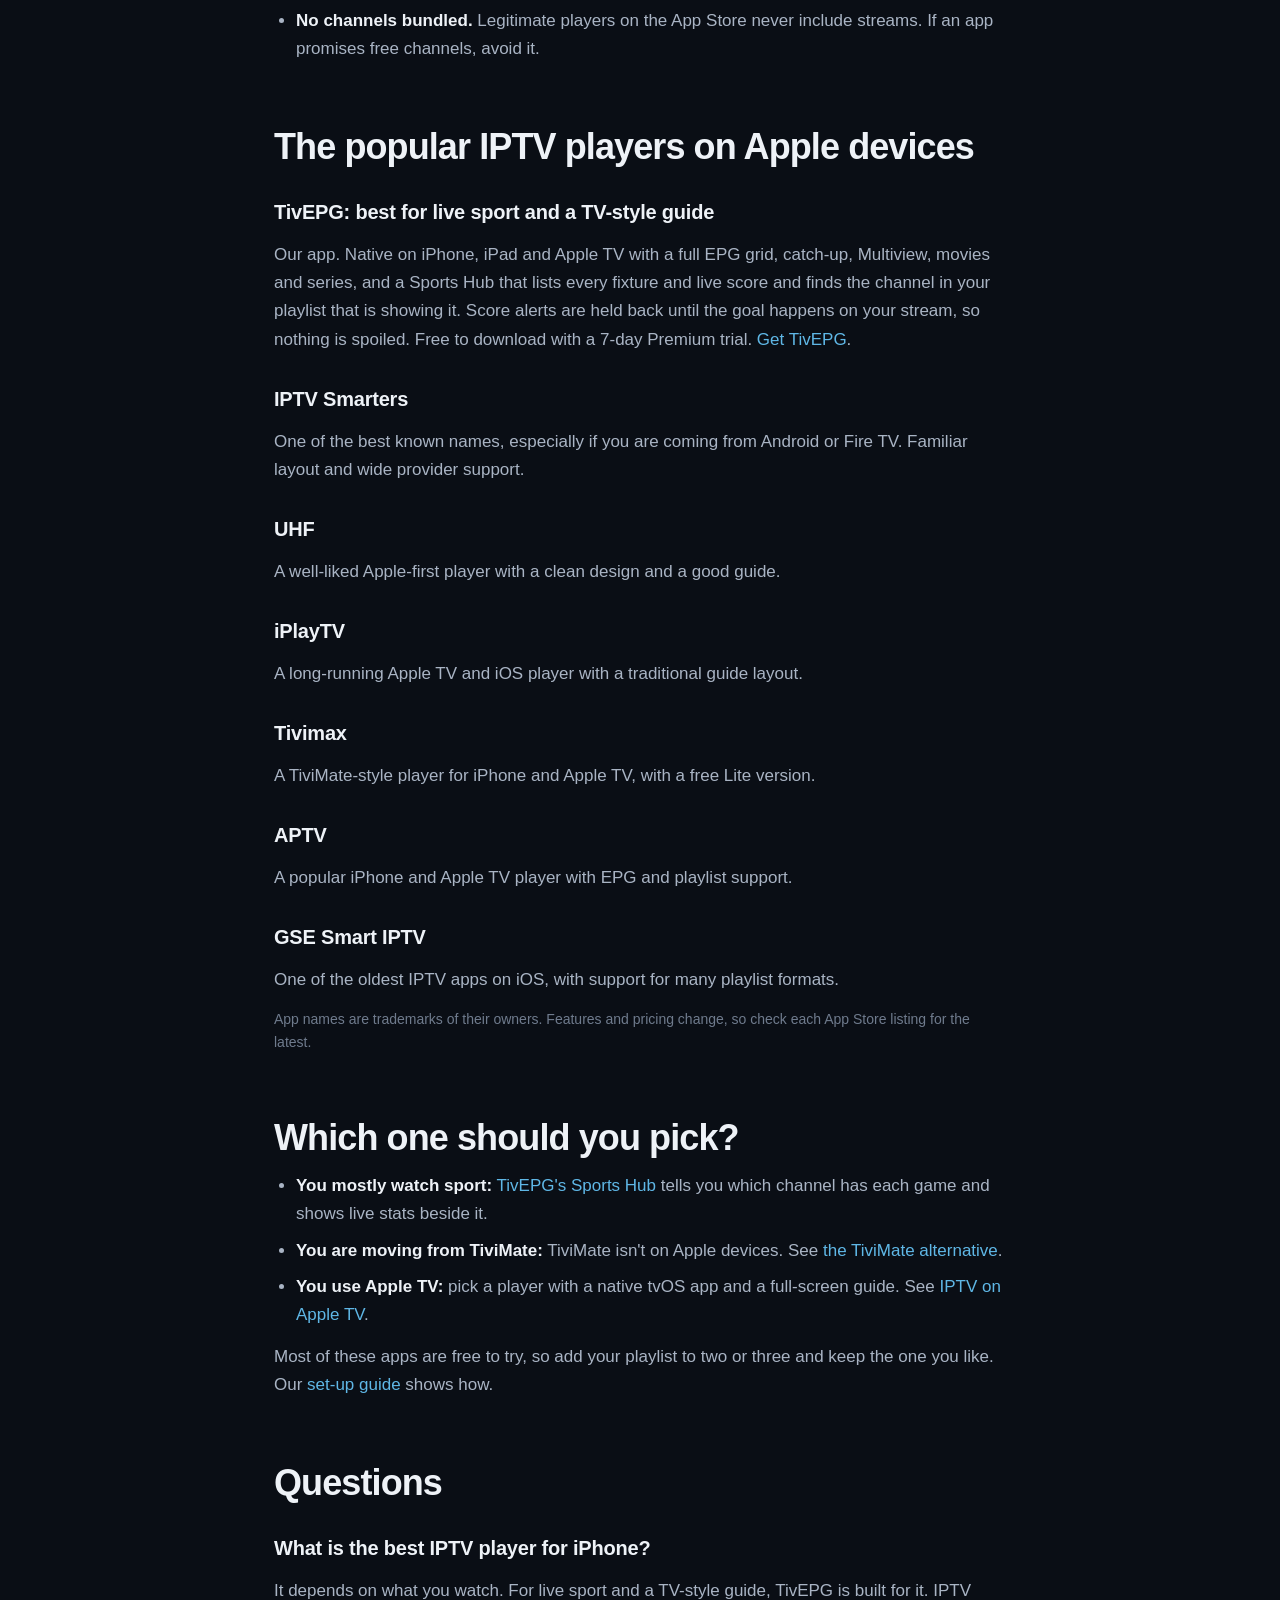
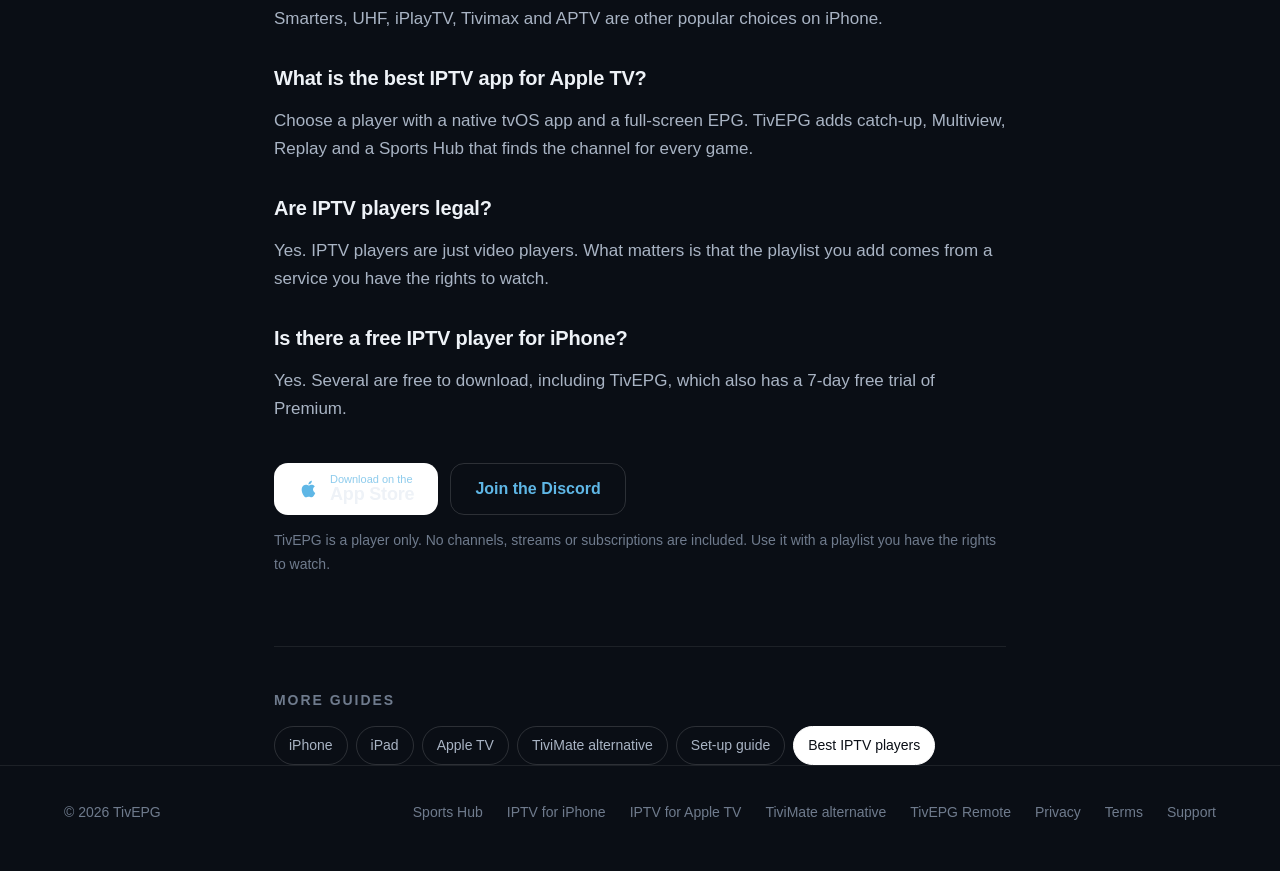
<file: docs/best-iptv-player-for-iphone.html>
<!DOCTYPE html>
<html lang="en">
<head>
  <meta charset="UTF-8" />
  <meta name="viewport" content="width=device-width, initial-scale=1, viewport-fit=cover" />
  <title>Best IPTV Player for iPhone, iPad and Apple TV (2026) | TivEPG</title>
  <meta name="description" content="The best IPTV players for iPhone, iPad and Apple TV in 2026 compared: TivEPG, IPTV Smarters, UHF, iPlayTV, Tivimax, APTV and GSE. What to look for and which suits you." />
  <meta name="robots" content="index, follow, max-image-preview:large" />
  <link rel="canonical" href="https://tivepg.com/best-iptv-player-for-iphone" />
  <meta name="theme-color" content="#0A0E15" />
  <meta name="apple-itunes-app" content="app-id=6755161632" />
  <meta property="og:type" content="article" />
  <meta property="og:site_name" content="TivEPG" />
  <meta property="og:url" content="https://tivepg.com/best-iptv-player-for-iphone" />
  <meta property="og:title" content="Best IPTV Player for iPhone, iPad and Apple TV (2026) | TivEPG" />
  <meta property="og:description" content="The best IPTV players for iPhone, iPad and Apple TV in 2026 compared: TivEPG, IPTV Smarters, UHF, iPlayTV, Tivimax, APTV and GSE. What to look for and which suits you." />
  <meta property="og:image" content="https://tivepg.com/og-image.jpg" />
  <meta name="twitter:card" content="summary_large_image" />
  <link rel="icon" type="image/png" href="favicon.png" />
  <link rel="apple-touch-icon" href="apple-touch-icon.png" />

  <script async src="https://www.googletagmanager.com/gtag/js?id=G-1RVT0SKV1F"></script>
  <script>
    window.dataLayer = window.dataLayer || [];
    function gtag(){dataLayer.push(arguments);}
    gtag('js', new Date());
    gtag('config', 'G-1RVT0SKV1F');
  </script>
  <script type="application/ld+json">
{
  "@context": "https://schema.org",
  "@type": "BreadcrumbList",
  "itemListElement": [
    {
      "@type": "ListItem",
      "position": 1,
      "name": "TivEPG",
      "item": "https://tivepg.com/"
    },
    {
      "@type": "ListItem",
      "position": 2,
      "name": "Best IPTV players",
      "item": "https://tivepg.com/best-iptv-player-for-iphone"
    }
  ]
}
  </script>
  <script type="application/ld+json">
{
  "@context": "https://schema.org",
  "@type": "FAQPage",
  "mainEntity": [
    {
      "@type": "Question",
      "name": "What is the best IPTV player for iPhone?",
      "acceptedAnswer": {
        "@type": "Answer",
        "text": "It depends on what you watch. For live sport and a TV-style guide, TivEPG is built for it. IPTV Smarters, UHF, iPlayTV, Tivimax and APTV are other popular choices on iPhone."
      }
    },
    {
      "@type": "Question",
      "name": "What is the best IPTV app for Apple TV?",
      "acceptedAnswer": {
        "@type": "Answer",
        "text": "Choose a player with a native tvOS app and a full-screen EPG. TivEPG adds catch-up, Multiview, Replay and a Sports Hub that finds the channel for every game."
      }
    },
    {
      "@type": "Question",
      "name": "Are IPTV players legal?",
      "acceptedAnswer": {
        "@type": "Answer",
        "text": "Yes. IPTV players are just video players. What matters is that the playlist you add comes from a service you have the rights to watch."
      }
    },
    {
      "@type": "Question",
      "name": "Is there a free IPTV player for iPhone?",
      "acceptedAnswer": {
        "@type": "Answer",
        "text": "Yes. Several are free to download, including TivEPG, which also has a 7-day free trial of Premium."
      }
    }
  ]
}
  </script>

  <link rel="stylesheet" href="site.css?v=20261116" />
  <style>
    .lp-hero { position: relative; padding: 150px 0 30px; text-align: center; overflow: hidden; }
    .lp-hero::before { content: ""; position: absolute; inset: -20% -10% auto; height: 800px; pointer-events: none;
      background: radial-gradient(50% 50% at 50% 0%, rgba(229,72,77,.14), transparent 70%); }
    .lp-hero .wrap { position: relative; }
    .lp-hero h1 { margin-top: 16px; }
    .lp-hero .lede { margin: 22px auto 0; }
    .lp-art { max-width: 1100px; margin: 56px auto 0; padding: 0 24px; display: grid; gap: 16px; }
    .lp-art.phones { grid-template-columns: repeat(3, minmax(0, 1fr)); max-width: 900px; }
    .lp-art.wide { grid-template-columns: repeat(2, minmax(0, 1fr)); }
    .lp-art img { width: 100%; height: auto; border-radius: 18px; border: 1px solid var(--line); box-shadow: 0 30px 80px rgba(0,0,0,.5); }
    .lp-body { max-width: 780px; margin: 0 auto; padding: 90px 24px 0; }
    .lp-body h2 { font-size: clamp(26px, 3vw, 36px); font-weight: 800; letter-spacing: -0.025em; line-height: 1.12; margin-top: 64px; }
    .lp-body h2:first-child { margin-top: 0; }
    .lp-body h3 { font-size: 20px; font-weight: 700; letter-spacing: -0.01em; margin-top: 30px; }
    .lp-body p, .lp-body li { color: var(--text-2); font-size: 17px; line-height: 1.65; }
    .lp-body p { margin-top: 14px; }
    .lp-body ul, .lp-body ol { margin-top: 14px; padding-left: 22px; display: grid; gap: 8px; }
    .lp-body b, .lp-body strong { color: var(--text); }
    .lp-body a { color: var(--blue); }
    .lp-table { width: 100%; margin-top: 22px; border-collapse: collapse; font-size: 15px; }
    .lp-table th, .lp-table td { text-align: left; padding: 12px 10px; border-top: 1px solid var(--line); color: var(--text-2); vertical-align: top; }
    .lp-table th { color: var(--text); font-weight: 700; }
    .lp-table td:first-child { color: var(--text); font-weight: 600; }
    .lp-cta { margin-top: 40px; display: flex; gap: 12px; flex-wrap: wrap; }
    .lp-guides { margin-top: 70px; padding-top: 28px; border-top: 1px solid var(--line); }
    .lp-guides p { font-size: 14px; color: var(--text-3); text-transform: uppercase; letter-spacing: .14em; font-weight: 700; }
    .lp-guides nav { margin-top: 14px; display: flex; flex-wrap: wrap; gap: 8px; }
    .lp-guides a { padding: 8px 14px; border-radius: 999px; font-size: 14px; color: var(--text-2); border: 1px solid var(--line-2); }
    .lp-guides a:hover { color: var(--text); }
    .lp-guides a.current { color: #0A0E15; background: #fff; border-color: #fff; }
    @media (max-width: 720px) {
      .lp-hero { padding-top: 116px; }
      .lp-art.phones { grid-template-columns: repeat(3, minmax(0, 1fr)); gap: 8px; padding: 0 12px; }
      .lp-art.wide { grid-template-columns: 1fr; }
      .lp-body { padding-top: 64px; }
      .lp-table { font-size: 14px; }
    }
  </style>
</head>
<body>

<svg width="0" height="0" style="position:absolute" aria-hidden="true">
<symbol id="i-apple" viewBox="0 0 24 24"><path fill="currentColor" d="M16.37 12.62c-.02-2.3 1.88-3.4 1.96-3.46-1.07-1.56-2.73-1.78-3.32-1.8-1.41-.14-2.76.83-3.47.83-.72 0-1.82-.81-2.99-.79-1.54.02-2.96.9-3.75 2.27-1.6 2.78-.41 6.89 1.15 9.14.76 1.1 1.67 2.34 2.86 2.3 1.15-.05 1.58-.74 2.97-.74 1.38 0 1.77.74 2.98.72 1.24-.02 2.02-1.12 2.77-2.23.87-1.28 1.23-2.52 1.25-2.58-.03-.01-2.39-.92-2.41-3.66zM14.1 5.86c.63-.77 1.06-1.83.94-2.89-.91.04-2.02.61-2.67 1.37-.58.67-1.1 1.76-.96 2.8 1.02.08 2.06-.52 2.69-1.28z"/></symbol>
</svg>

<header class="nav" id="nav">
  <div class="wrap">
    <a href="/" class="brand"><img src="apple-touch-icon.png" alt="" width="30" height="30" />TivEPG</a>
    <ul class="nav-links">
      <li><a href="/iphone-iptv-app">iPhone</a></li>
      <li><a href="/ipad-iptv-app">iPad</a></li>
      <li><a href="/apple-tv-iptv-app">Apple TV</a></li>
      <li><a href="/sportshub">Sports Hub</a></li>
      <li><a href="/help/">Remote</a></li>
      <li><a class="nav-get" href="https://apps.apple.com/gb/app/tivepg-iptv-player-sports-hub/id6755161632">Download</a></li>
    </ul>
  </div>
</header>

<main>
  <section class="lp-hero">
    <div class="wrap">
      <p class="eyebrow">Best IPTV players</p>
      <h1 class="headline">The best IPTV player for <span class="accent">iPhone and Apple TV.</span></h1>
      <p class="lede">What actually matters in an IPTV app on Apple devices, and how the popular players compare. Written by the developer of TivEPG, so we'll be upfront about where we fit.</p>
      <div class="hero-cta">
        <a class="btn btn-store" href="https://apps.apple.com/gb/app/tivepg-iptv-player-sports-hub/id6755161632"><svg><use href="#i-apple"/></svg><span><small>Download on the</small><b>App Store</b></span></a>
        <a class="btn btn-ghost" href="/">See everything it does</a>
      </div>
    </div>
  </section>

  <div class="lp-art phones">
    <img src="screens/iphone/04-guide.webp" alt="TV guide in an IPTV player for iPhone" loading="eager" decoding="async" />
    <img src="screens/iphone/01-hub.webp" alt="Sports Hub with live scores in TivEPG" loading="lazy" decoding="async" />
    <img src="screens/iphone/03-watch.webp" alt="Full-screen IPTV playback on iPhone" loading="lazy" decoding="async" />
  </div>

  <article class="lp-body">

    <h2>What to look for in an IPTV player</h2>
    <ul>
      <li><b>A proper TV guide (EPG).</b> A grid you can browse while the channel keeps playing is the difference between "a list of links" and real TV.</li>
      <li><b>Xtream Codes and M3U support.</b> Xtream Codes brings the guide, catch-up and VOD automatically. M3U needs an XMLTV guide URL.</li>
      <li><b>Native apps on every device.</b> One purchase that works on iPhone, iPad and Apple TV, with layouts made for each.</li>
      <li><b>Stable playback.</b> Live streams drop. Good players recover on their own instead of freezing.</li>
      <li><b>Catch-up and VOD.</b> If your provider archives channels, you want to be able to watch back.</li>
      <li><b>No channels bundled.</b> Legitimate players on the App Store never include streams. If an app promises free channels, avoid it.</li>
    </ul>

    <h2>The popular IPTV players on Apple devices</h2>
    <h3>TivEPG: best for live sport and a TV-style guide</h3>
    <p>Our app. Native on iPhone, iPad and Apple TV with a full EPG grid, catch-up, Multiview, movies and series, and a Sports Hub that lists every fixture and live score and finds the channel in your playlist that is showing it. Score alerts are held back until the goal happens on your stream, so nothing is spoiled. Free to download with a 7-day Premium trial. <a href="https://apps.apple.com/gb/app/tivepg-iptv-player-sports-hub/id6755161632">Get TivEPG</a>.</p>
    <h3>IPTV Smarters</h3>
    <p>One of the best known names, especially if you are coming from Android or Fire TV. Familiar layout and wide provider support.</p>
    <h3>UHF</h3>
    <p>A well-liked Apple-first player with a clean design and a good guide.</p>
    <h3>iPlayTV</h3>
    <p>A long-running Apple TV and iOS player with a traditional guide layout.</p>
    <h3>Tivimax</h3>
    <p>A TiviMate-style player for iPhone and Apple TV, with a free Lite version.</p>
    <h3>APTV</h3>
    <p>A popular iPhone and Apple TV player with EPG and playlist support.</p>
    <h3>GSE Smart IPTV</h3>
    <p>One of the oldest IPTV apps on iOS, with support for many playlist formats.</p>
    <p style="font-size:14px;color:var(--text-3)">App names are trademarks of their owners. Features and pricing change, so check each App Store listing for the latest.</p>

    <h2>Which one should you pick?</h2>
    <ul>
      <li><b>You mostly watch sport:</b> <a href="/sportshub">TivEPG's Sports Hub</a> tells you which channel has each game and shows live stats beside it.</li>
      <li><b>You are moving from TiviMate:</b> TiviMate isn't on Apple devices. See <a href="/tivimate-alternative">the TiviMate alternative</a>.</li>
      <li><b>You use Apple TV:</b> pick a player with a native tvOS app and a full-screen guide. See <a href="/apple-tv-iptv-app">IPTV on Apple TV</a>.</li>
    </ul>
    <p>Most of these apps are free to try, so add your playlist to two or three and keep the one you like. Our <a href="/how-to-watch-iptv-on-iphone">set-up guide</a> shows how.</p>


    <h2>Questions</h2>
    <h3>What is the best IPTV player for iPhone?</h3>
    <p>It depends on what you watch. For live sport and a TV-style guide, TivEPG is built for it. IPTV Smarters, UHF, iPlayTV, Tivimax and APTV are other popular choices on iPhone.</p>
    <h3>What is the best IPTV app for Apple TV?</h3>
    <p>Choose a player with a native tvOS app and a full-screen EPG. TivEPG adds catch-up, Multiview, Replay and a Sports Hub that finds the channel for every game.</p>
    <h3>Are IPTV players legal?</h3>
    <p>Yes. IPTV players are just video players. What matters is that the playlist you add comes from a service you have the rights to watch.</p>
    <h3>Is there a free IPTV player for iPhone?</h3>
    <p>Yes. Several are free to download, including TivEPG, which also has a 7-day free trial of Premium.</p>

    <div class="lp-cta">
      <a class="btn btn-store" href="https://apps.apple.com/gb/app/tivepg-iptv-player-sports-hub/id6755161632"><svg><use href="#i-apple"/></svg><span><small>Download on the</small><b>App Store</b></span></a>
      <a class="btn btn-ghost" href="https://discord.gg/CvKnmsVUdM" target="_blank" rel="noopener">Join the Discord</a>
    </div>
    <p style="font-size:14px;color:var(--text-3)">TivEPG is a player only. No channels, streams or subscriptions are included. Use it with a playlist you have the rights to watch.</p>

    <div class="lp-guides">
      <p>More guides</p>
      <nav>
        <a href="/iphone-iptv-app">iPhone</a>
        <a href="/ipad-iptv-app">iPad</a>
        <a href="/apple-tv-iptv-app">Apple TV</a>
        <a href="/tivimate-alternative">TiviMate alternative</a>
        <a href="/how-to-watch-iptv-on-iphone">Set-up guide</a>
        <a href="/best-iptv-player-for-iphone" class="current">Best IPTV players</a>
      </nav>
    </div>
  </article>
</main>

<footer>
  <div class="wrap">
    <span>&copy; 2026 TivEPG</span>
    <nav>
      <a href="/sportshub">Sports Hub</a>
      <a href="/iphone-iptv-app">IPTV for iPhone</a>
      <a href="/apple-tv-iptv-app">IPTV for Apple TV</a>
      <a href="/tivimate-alternative">TiviMate alternative</a>
      <a href="/help/">TivEPG Remote</a>
      <a href="/privacy">Privacy</a>
      <a href="/terms">Terms</a>
      <a href="/support">Support</a>
    </nav>
  </div>
</footer>

<script>
  (() => { const nav = document.getElementById('nav');
    const f = () => nav.classList.toggle('solid', window.scrollY > 24); f(); addEventListener('scroll', f, {passive: true}); })();
</script>
</body>
</html>
</file>
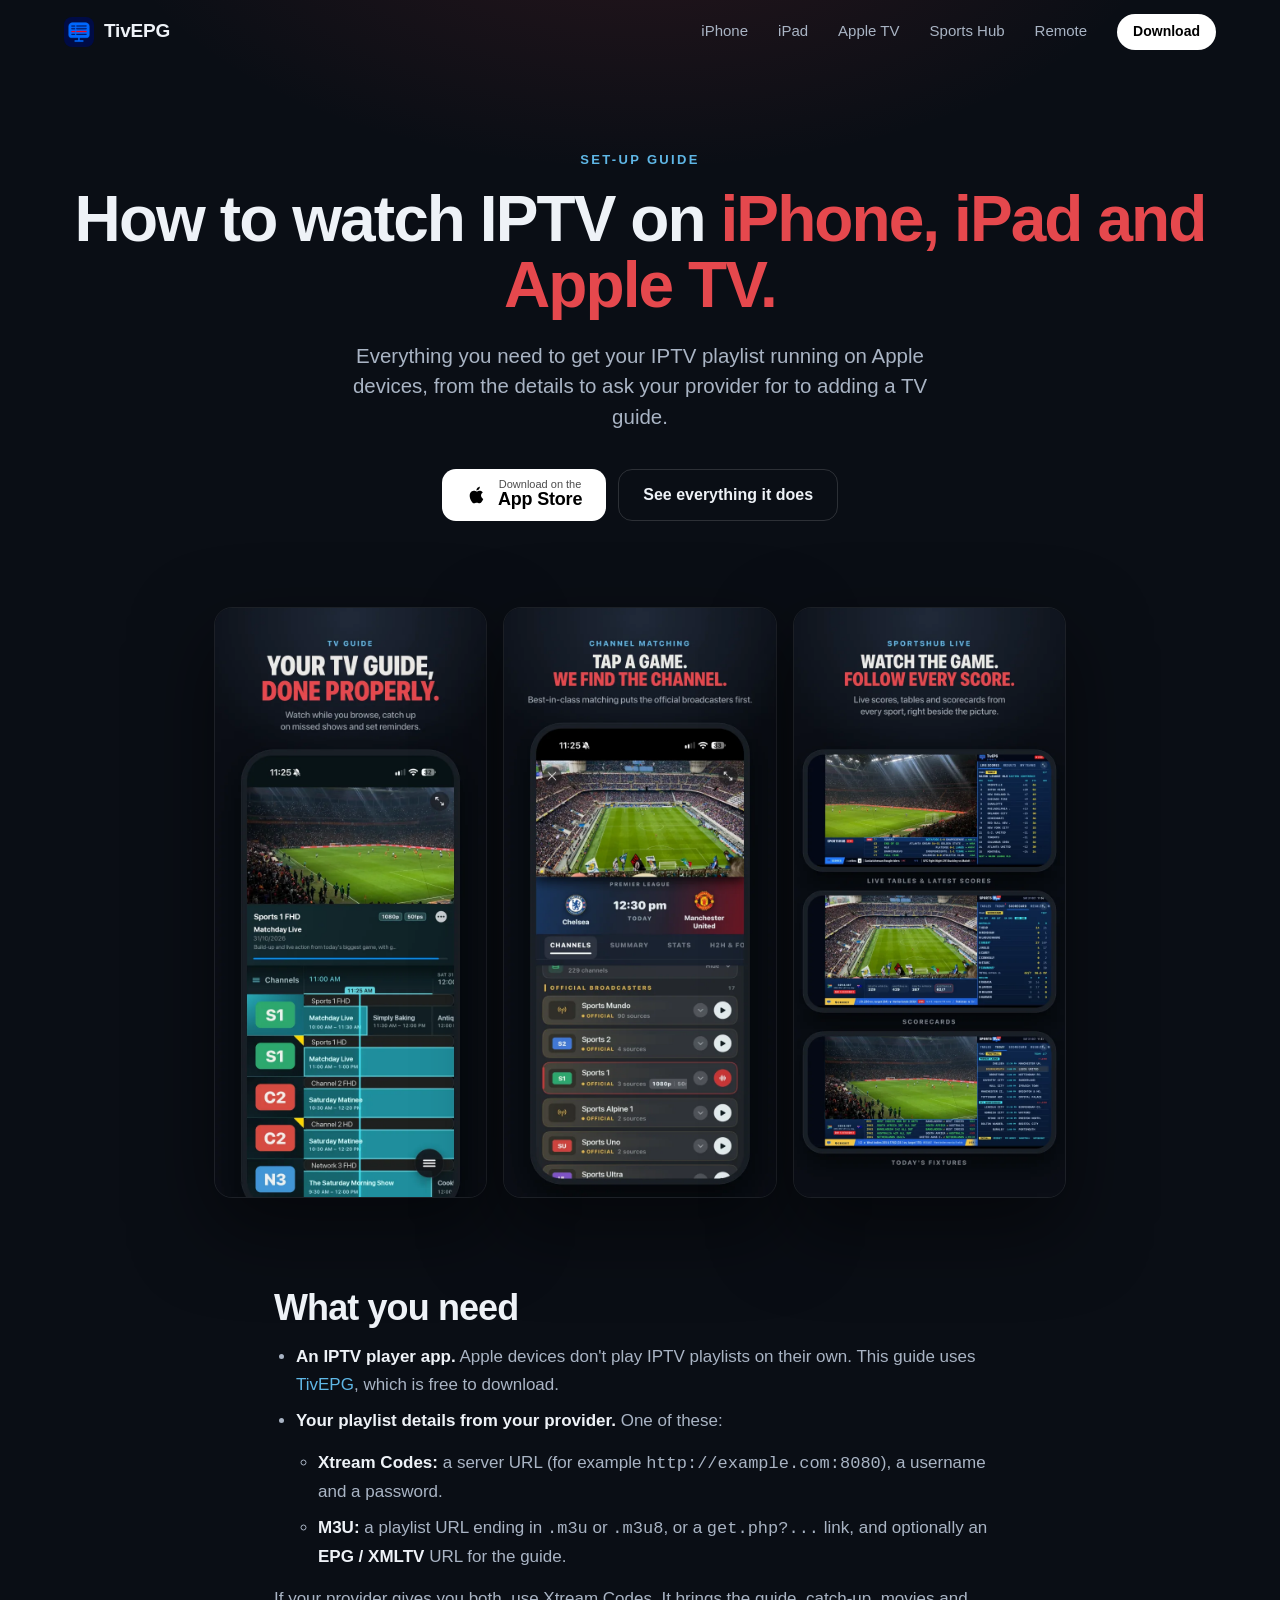
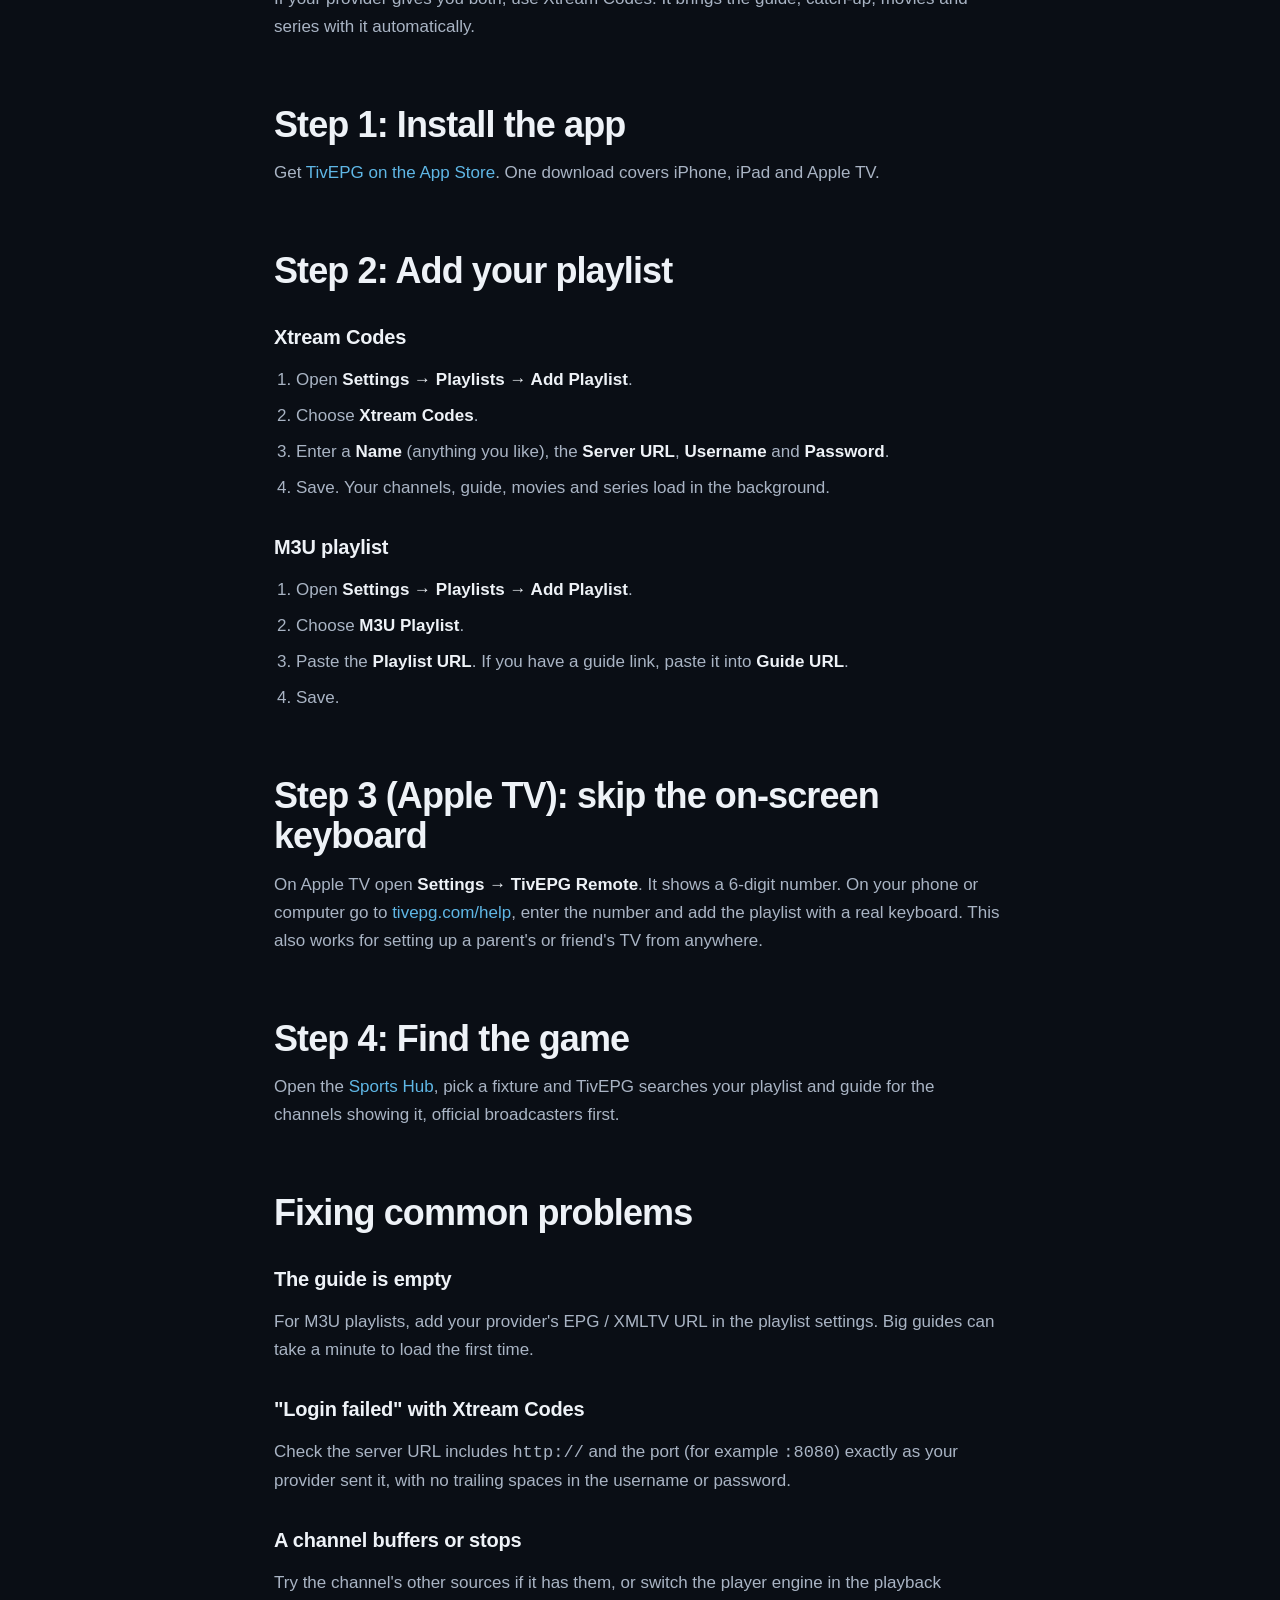
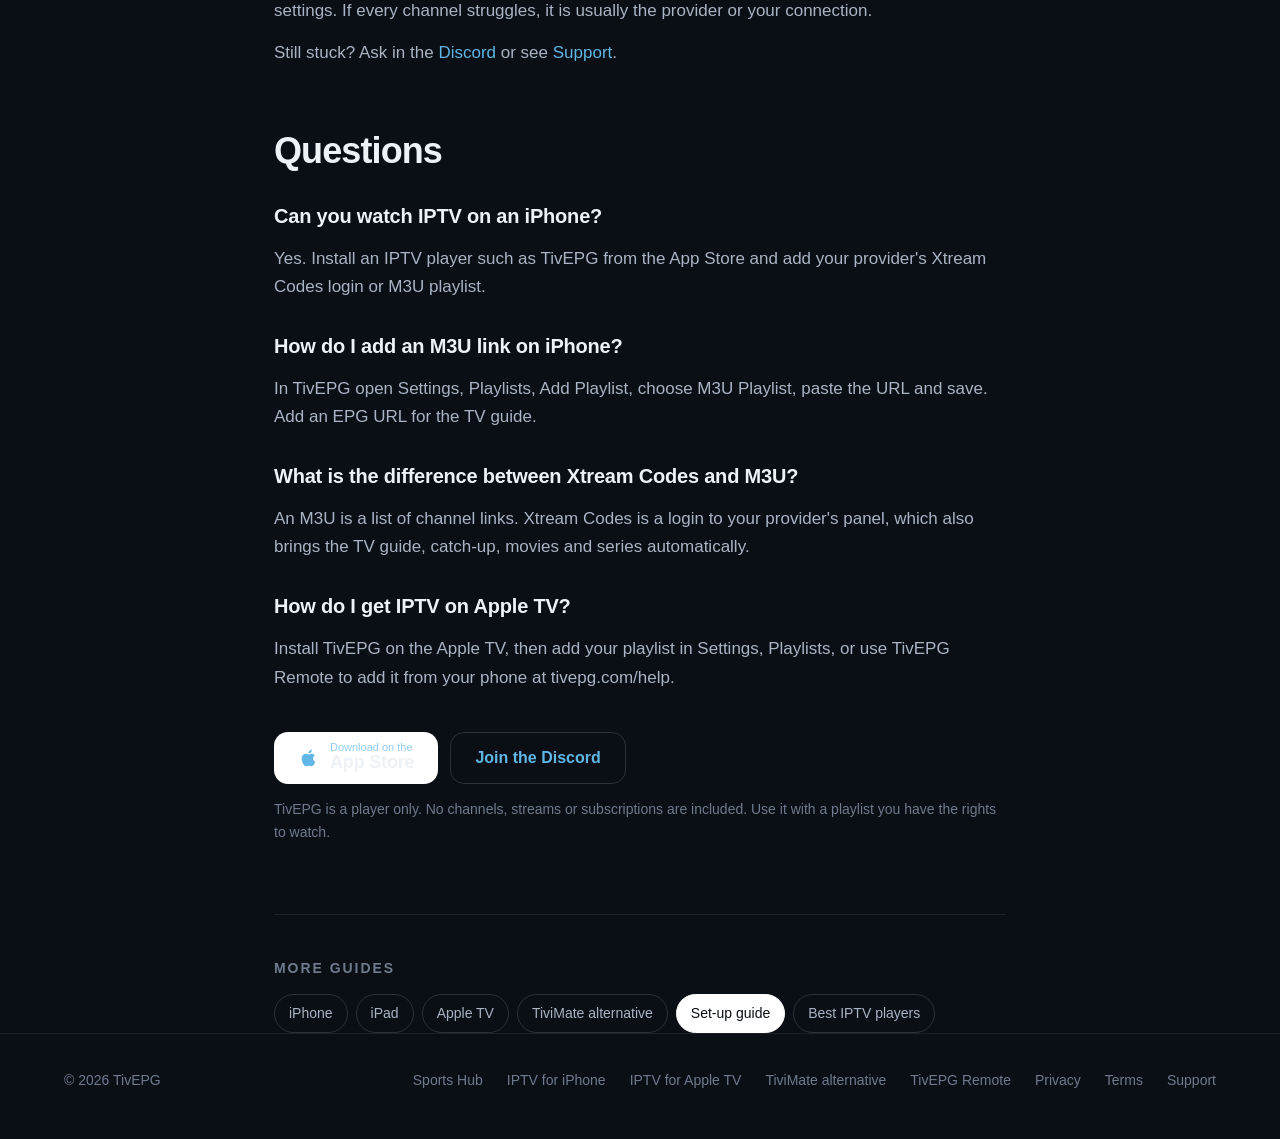
<file: docs/how-to-watch-iptv-on-iphone.html>
<!DOCTYPE html>
<html lang="en">
<head>
  <meta charset="UTF-8" />
  <meta name="viewport" content="width=device-width, initial-scale=1, viewport-fit=cover" />
  <title>How to Watch IPTV on iPhone, iPad and Apple TV (2026 Guide) | TivEPG</title>
  <meta name="description" content="Step-by-step: how to watch IPTV on iPhone, iPad and Apple TV with an Xtream Codes login or M3U playlist, add an EPG guide, and fix common problems." />
  <meta name="robots" content="index, follow, max-image-preview:large" />
  <link rel="canonical" href="https://tivepg.com/how-to-watch-iptv-on-iphone" />
  <meta name="theme-color" content="#0A0E15" />
  <meta name="apple-itunes-app" content="app-id=6755161632" />
  <meta property="og:type" content="article" />
  <meta property="og:site_name" content="TivEPG" />
  <meta property="og:url" content="https://tivepg.com/how-to-watch-iptv-on-iphone" />
  <meta property="og:title" content="How to Watch IPTV on iPhone, iPad and Apple TV (2026 Guide) | TivEPG" />
  <meta property="og:description" content="Step-by-step: how to watch IPTV on iPhone, iPad and Apple TV with an Xtream Codes login or M3U playlist, add an EPG guide, and fix common problems." />
  <meta property="og:image" content="https://tivepg.com/og-image.jpg" />
  <meta name="twitter:card" content="summary_large_image" />
  <link rel="icon" type="image/png" href="favicon.png" />
  <link rel="apple-touch-icon" href="apple-touch-icon.png" />

  <script async src="https://www.googletagmanager.com/gtag/js?id=G-1RVT0SKV1F"></script>
  <script>
    window.dataLayer = window.dataLayer || [];
    function gtag(){dataLayer.push(arguments);}
    gtag('js', new Date());
    gtag('config', 'G-1RVT0SKV1F');
  </script>
  <script type="application/ld+json">
{
  "@context": "https://schema.org",
  "@type": "BreadcrumbList",
  "itemListElement": [
    {
      "@type": "ListItem",
      "position": 1,
      "name": "TivEPG",
      "item": "https://tivepg.com/"
    },
    {
      "@type": "ListItem",
      "position": 2,
      "name": "Set-up guide",
      "item": "https://tivepg.com/how-to-watch-iptv-on-iphone"
    }
  ]
}
  </script>
  <script type="application/ld+json">
{
  "@context": "https://schema.org",
  "@type": "FAQPage",
  "mainEntity": [
    {
      "@type": "Question",
      "name": "Can you watch IPTV on an iPhone?",
      "acceptedAnswer": {
        "@type": "Answer",
        "text": "Yes. Install an IPTV player such as TivEPG from the App Store and add your provider's Xtream Codes login or M3U playlist."
      }
    },
    {
      "@type": "Question",
      "name": "How do I add an M3U link on iPhone?",
      "acceptedAnswer": {
        "@type": "Answer",
        "text": "In TivEPG open Settings, Playlists, Add Playlist, choose M3U Playlist, paste the URL and save. Add an EPG URL for the TV guide."
      }
    },
    {
      "@type": "Question",
      "name": "What is the difference between Xtream Codes and M3U?",
      "acceptedAnswer": {
        "@type": "Answer",
        "text": "An M3U is a list of channel links. Xtream Codes is a login to your provider's panel, which also brings the TV guide, catch-up, movies and series automatically."
      }
    },
    {
      "@type": "Question",
      "name": "How do I get IPTV on Apple TV?",
      "acceptedAnswer": {
        "@type": "Answer",
        "text": "Install TivEPG on the Apple TV, then add your playlist in Settings, Playlists, or use TivEPG Remote to add it from your phone at tivepg.com/help."
      }
    }
  ]
}
  </script>

  <link rel="stylesheet" href="site.css?v=20261116" />
  <style>
    .lp-hero { position: relative; padding: 150px 0 30px; text-align: center; overflow: hidden; }
    .lp-hero::before { content: ""; position: absolute; inset: -20% -10% auto; height: 800px; pointer-events: none;
      background: radial-gradient(50% 50% at 50% 0%, rgba(229,72,77,.14), transparent 70%); }
    .lp-hero .wrap { position: relative; }
    .lp-hero h1 { margin-top: 16px; }
    .lp-hero .lede { margin: 22px auto 0; }
    .lp-art { max-width: 1100px; margin: 56px auto 0; padding: 0 24px; display: grid; gap: 16px; }
    .lp-art.phones { grid-template-columns: repeat(3, minmax(0, 1fr)); max-width: 900px; }
    .lp-art.wide { grid-template-columns: repeat(2, minmax(0, 1fr)); }
    .lp-art img { width: 100%; height: auto; border-radius: 18px; border: 1px solid var(--line); box-shadow: 0 30px 80px rgba(0,0,0,.5); }
    .lp-body { max-width: 780px; margin: 0 auto; padding: 90px 24px 0; }
    .lp-body h2 { font-size: clamp(26px, 3vw, 36px); font-weight: 800; letter-spacing: -0.025em; line-height: 1.12; margin-top: 64px; }
    .lp-body h2:first-child { margin-top: 0; }
    .lp-body h3 { font-size: 20px; font-weight: 700; letter-spacing: -0.01em; margin-top: 30px; }
    .lp-body p, .lp-body li { color: var(--text-2); font-size: 17px; line-height: 1.65; }
    .lp-body p { margin-top: 14px; }
    .lp-body ul, .lp-body ol { margin-top: 14px; padding-left: 22px; display: grid; gap: 8px; }
    .lp-body b, .lp-body strong { color: var(--text); }
    .lp-body a { color: var(--blue); }
    .lp-table { width: 100%; margin-top: 22px; border-collapse: collapse; font-size: 15px; }
    .lp-table th, .lp-table td { text-align: left; padding: 12px 10px; border-top: 1px solid var(--line); color: var(--text-2); vertical-align: top; }
    .lp-table th { color: var(--text); font-weight: 700; }
    .lp-table td:first-child { color: var(--text); font-weight: 600; }
    .lp-cta { margin-top: 40px; display: flex; gap: 12px; flex-wrap: wrap; }
    .lp-guides { margin-top: 70px; padding-top: 28px; border-top: 1px solid var(--line); }
    .lp-guides p { font-size: 14px; color: var(--text-3); text-transform: uppercase; letter-spacing: .14em; font-weight: 700; }
    .lp-guides nav { margin-top: 14px; display: flex; flex-wrap: wrap; gap: 8px; }
    .lp-guides a { padding: 8px 14px; border-radius: 999px; font-size: 14px; color: var(--text-2); border: 1px solid var(--line-2); }
    .lp-guides a:hover { color: var(--text); }
    .lp-guides a.current { color: #0A0E15; background: #fff; border-color: #fff; }
    @media (max-width: 720px) {
      .lp-hero { padding-top: 116px; }
      .lp-art.phones { grid-template-columns: repeat(3, minmax(0, 1fr)); gap: 8px; padding: 0 12px; }
      .lp-art.wide { grid-template-columns: 1fr; }
      .lp-body { padding-top: 64px; }
      .lp-table { font-size: 14px; }
    }
  </style>
</head>
<body>

<svg width="0" height="0" style="position:absolute" aria-hidden="true">
<symbol id="i-apple" viewBox="0 0 24 24"><path fill="currentColor" d="M16.37 12.62c-.02-2.3 1.88-3.4 1.96-3.46-1.07-1.56-2.73-1.78-3.32-1.8-1.41-.14-2.76.83-3.47.83-.72 0-1.82-.81-2.99-.79-1.54.02-2.96.9-3.75 2.27-1.6 2.78-.41 6.89 1.15 9.14.76 1.1 1.67 2.34 2.86 2.3 1.15-.05 1.58-.74 2.97-.74 1.38 0 1.77.74 2.98.72 1.24-.02 2.02-1.12 2.77-2.23.87-1.28 1.23-2.52 1.25-2.58-.03-.01-2.39-.92-2.41-3.66zM14.1 5.86c.63-.77 1.06-1.83.94-2.89-.91.04-2.02.61-2.67 1.37-.58.67-1.1 1.76-.96 2.8 1.02.08 2.06-.52 2.69-1.28z"/></symbol>
</svg>

<header class="nav" id="nav">
  <div class="wrap">
    <a href="/" class="brand"><img src="apple-touch-icon.png" alt="" width="30" height="30" />TivEPG</a>
    <ul class="nav-links">
      <li><a href="/iphone-iptv-app">iPhone</a></li>
      <li><a href="/ipad-iptv-app">iPad</a></li>
      <li><a href="/apple-tv-iptv-app">Apple TV</a></li>
      <li><a href="/sportshub">Sports Hub</a></li>
      <li><a href="/help/">Remote</a></li>
      <li><a class="nav-get" href="https://apps.apple.com/gb/app/tivepg-iptv-player-sports-hub/id6755161632">Download</a></li>
    </ul>
  </div>
</header>

<main>
  <section class="lp-hero">
    <div class="wrap">
      <p class="eyebrow">Set-up guide</p>
      <h1 class="headline">How to watch IPTV on <span class="accent">iPhone, iPad and Apple TV.</span></h1>
      <p class="lede">Everything you need to get your IPTV playlist running on Apple devices, from the details to ask your provider for to adding a TV guide.</p>
      <div class="hero-cta">
        <a class="btn btn-store" href="https://apps.apple.com/gb/app/tivepg-iptv-player-sports-hub/id6755161632"><svg><use href="#i-apple"/></svg><span><small>Download on the</small><b>App Store</b></span></a>
        <a class="btn btn-ghost" href="/">See everything it does</a>
      </div>
    </div>
  </section>

  <div class="lp-art phones">
    <img src="screens/iphone/04-guide.webp" alt="IPTV TV guide on iPhone after setting up a playlist" loading="eager" decoding="async" />
    <img src="screens/iphone/02-channels.webp" alt="Channels found for a game in the TivEPG IPTV app" loading="lazy" decoding="async" />
    <img src="screens/iphone/07-live.webp" alt="Watching IPTV on iPhone with live stats" loading="lazy" decoding="async" />
  </div>

  <article class="lp-body">

    <h2>What you need</h2>
    <ul>
      <li><b>An IPTV player app.</b> Apple devices don't play IPTV playlists on their own. This guide uses <a href="https://apps.apple.com/gb/app/tivepg-iptv-player-sports-hub/id6755161632">TivEPG</a>, which is free to download.</li>
      <li><b>Your playlist details from your provider.</b> One of these:
        <ul>
          <li><b>Xtream Codes:</b> a server URL (for example <code>http://example.com:8080</code>), a username and a password.</li>
          <li><b>M3U:</b> a playlist URL ending in <code>.m3u</code> or <code>.m3u8</code>, or a <code>get.php?...</code> link, and optionally an <b>EPG / XMLTV</b> URL for the guide.</li>
        </ul>
      </li>
    </ul>
    <p>If your provider gives you both, use Xtream Codes. It brings the guide, catch-up, movies and series with it automatically.</p>

    <h2>Step 1: Install the app</h2>
    <p>Get <a href="https://apps.apple.com/gb/app/tivepg-iptv-player-sports-hub/id6755161632">TivEPG on the App Store</a>. One download covers iPhone, iPad and Apple TV.</p>

    <h2>Step 2: Add your playlist</h2>
    <h3>Xtream Codes</h3>
    <ol>
      <li>Open <b>Settings → Playlists → Add Playlist</b>.</li>
      <li>Choose <b>Xtream Codes</b>.</li>
      <li>Enter a <b>Name</b> (anything you like), the <b>Server URL</b>, <b>Username</b> and <b>Password</b>.</li>
      <li>Save. Your channels, guide, movies and series load in the background.</li>
    </ol>
    <h3>M3U playlist</h3>
    <ol>
      <li>Open <b>Settings → Playlists → Add Playlist</b>.</li>
      <li>Choose <b>M3U Playlist</b>.</li>
      <li>Paste the <b>Playlist URL</b>. If you have a guide link, paste it into <b>Guide URL</b>.</li>
      <li>Save.</li>
    </ol>

    <h2>Step 3 (Apple TV): skip the on-screen keyboard</h2>
    <p>On Apple TV open <b>Settings → TivEPG Remote</b>. It shows a 6-digit number. On your phone or computer go to <a href="/help/">tivepg.com/help</a>, enter the number and add the playlist with a real keyboard. This also works for setting up a parent's or friend's TV from anywhere.</p>

    <h2>Step 4: Find the game</h2>
    <p>Open the <a href="/sportshub">Sports Hub</a>, pick a fixture and TivEPG searches your playlist and guide for the channels showing it, official broadcasters first.</p>

    <h2>Fixing common problems</h2>
    <h3>The guide is empty</h3>
    <p>For M3U playlists, add your provider's EPG / XMLTV URL in the playlist settings. Big guides can take a minute to load the first time.</p>
    <h3>"Login failed" with Xtream Codes</h3>
    <p>Check the server URL includes <code>http://</code> and the port (for example <code>:8080</code>) exactly as your provider sent it, with no trailing spaces in the username or password.</p>
    <h3>A channel buffers or stops</h3>
    <p>Try the channel's other sources if it has them, or switch the player engine in the playback settings. If every channel struggles, it is usually the provider or your connection.</p>
    <p>Still stuck? Ask in the <a href="https://discord.gg/CvKnmsVUdM" target="_blank" rel="noopener">Discord</a> or see <a href="/support">Support</a>.</p>


    <h2>Questions</h2>
    <h3>Can you watch IPTV on an iPhone?</h3>
    <p>Yes. Install an IPTV player such as TivEPG from the App Store and add your provider&#x27;s Xtream Codes login or M3U playlist.</p>
    <h3>How do I add an M3U link on iPhone?</h3>
    <p>In TivEPG open Settings, Playlists, Add Playlist, choose M3U Playlist, paste the URL and save. Add an EPG URL for the TV guide.</p>
    <h3>What is the difference between Xtream Codes and M3U?</h3>
    <p>An M3U is a list of channel links. Xtream Codes is a login to your provider&#x27;s panel, which also brings the TV guide, catch-up, movies and series automatically.</p>
    <h3>How do I get IPTV on Apple TV?</h3>
    <p>Install TivEPG on the Apple TV, then add your playlist in Settings, Playlists, or use TivEPG Remote to add it from your phone at tivepg.com/help.</p>

    <div class="lp-cta">
      <a class="btn btn-store" href="https://apps.apple.com/gb/app/tivepg-iptv-player-sports-hub/id6755161632"><svg><use href="#i-apple"/></svg><span><small>Download on the</small><b>App Store</b></span></a>
      <a class="btn btn-ghost" href="https://discord.gg/CvKnmsVUdM" target="_blank" rel="noopener">Join the Discord</a>
    </div>
    <p style="font-size:14px;color:var(--text-3)">TivEPG is a player only. No channels, streams or subscriptions are included. Use it with a playlist you have the rights to watch.</p>

    <div class="lp-guides">
      <p>More guides</p>
      <nav>
        <a href="/iphone-iptv-app">iPhone</a>
        <a href="/ipad-iptv-app">iPad</a>
        <a href="/apple-tv-iptv-app">Apple TV</a>
        <a href="/tivimate-alternative">TiviMate alternative</a>
        <a href="/how-to-watch-iptv-on-iphone" class="current">Set-up guide</a>
        <a href="/best-iptv-player-for-iphone">Best IPTV players</a>
      </nav>
    </div>
  </article>
</main>

<footer>
  <div class="wrap">
    <span>&copy; 2026 TivEPG</span>
    <nav>
      <a href="/sportshub">Sports Hub</a>
      <a href="/iphone-iptv-app">IPTV for iPhone</a>
      <a href="/apple-tv-iptv-app">IPTV for Apple TV</a>
      <a href="/tivimate-alternative">TiviMate alternative</a>
      <a href="/help/">TivEPG Remote</a>
      <a href="/privacy">Privacy</a>
      <a href="/terms">Terms</a>
      <a href="/support">Support</a>
    </nav>
  </div>
</footer>

<script>
  (() => { const nav = document.getElementById('nav');
    const f = () => nav.classList.toggle('solid', window.scrollY > 24); f(); addEventListener('scroll', f, {passive: true}); })();
</script>
</body>
</html>
</file>
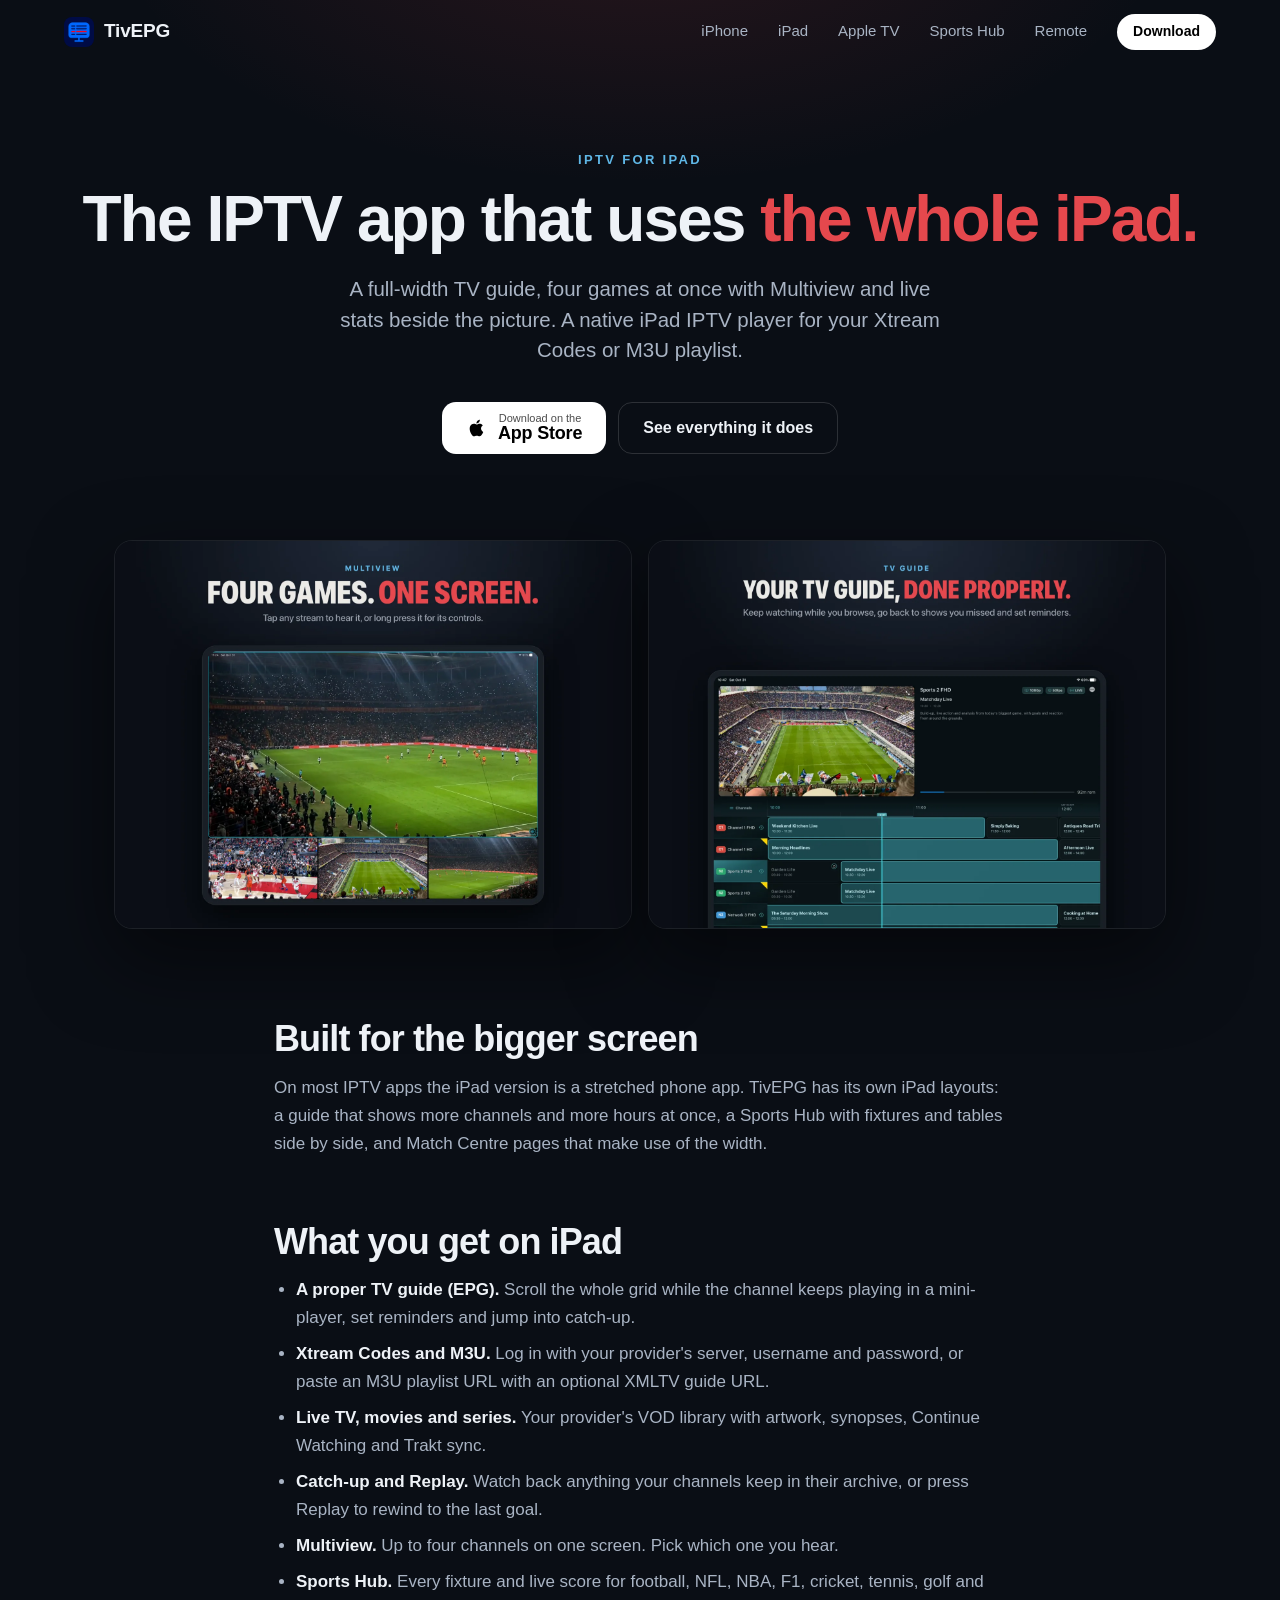
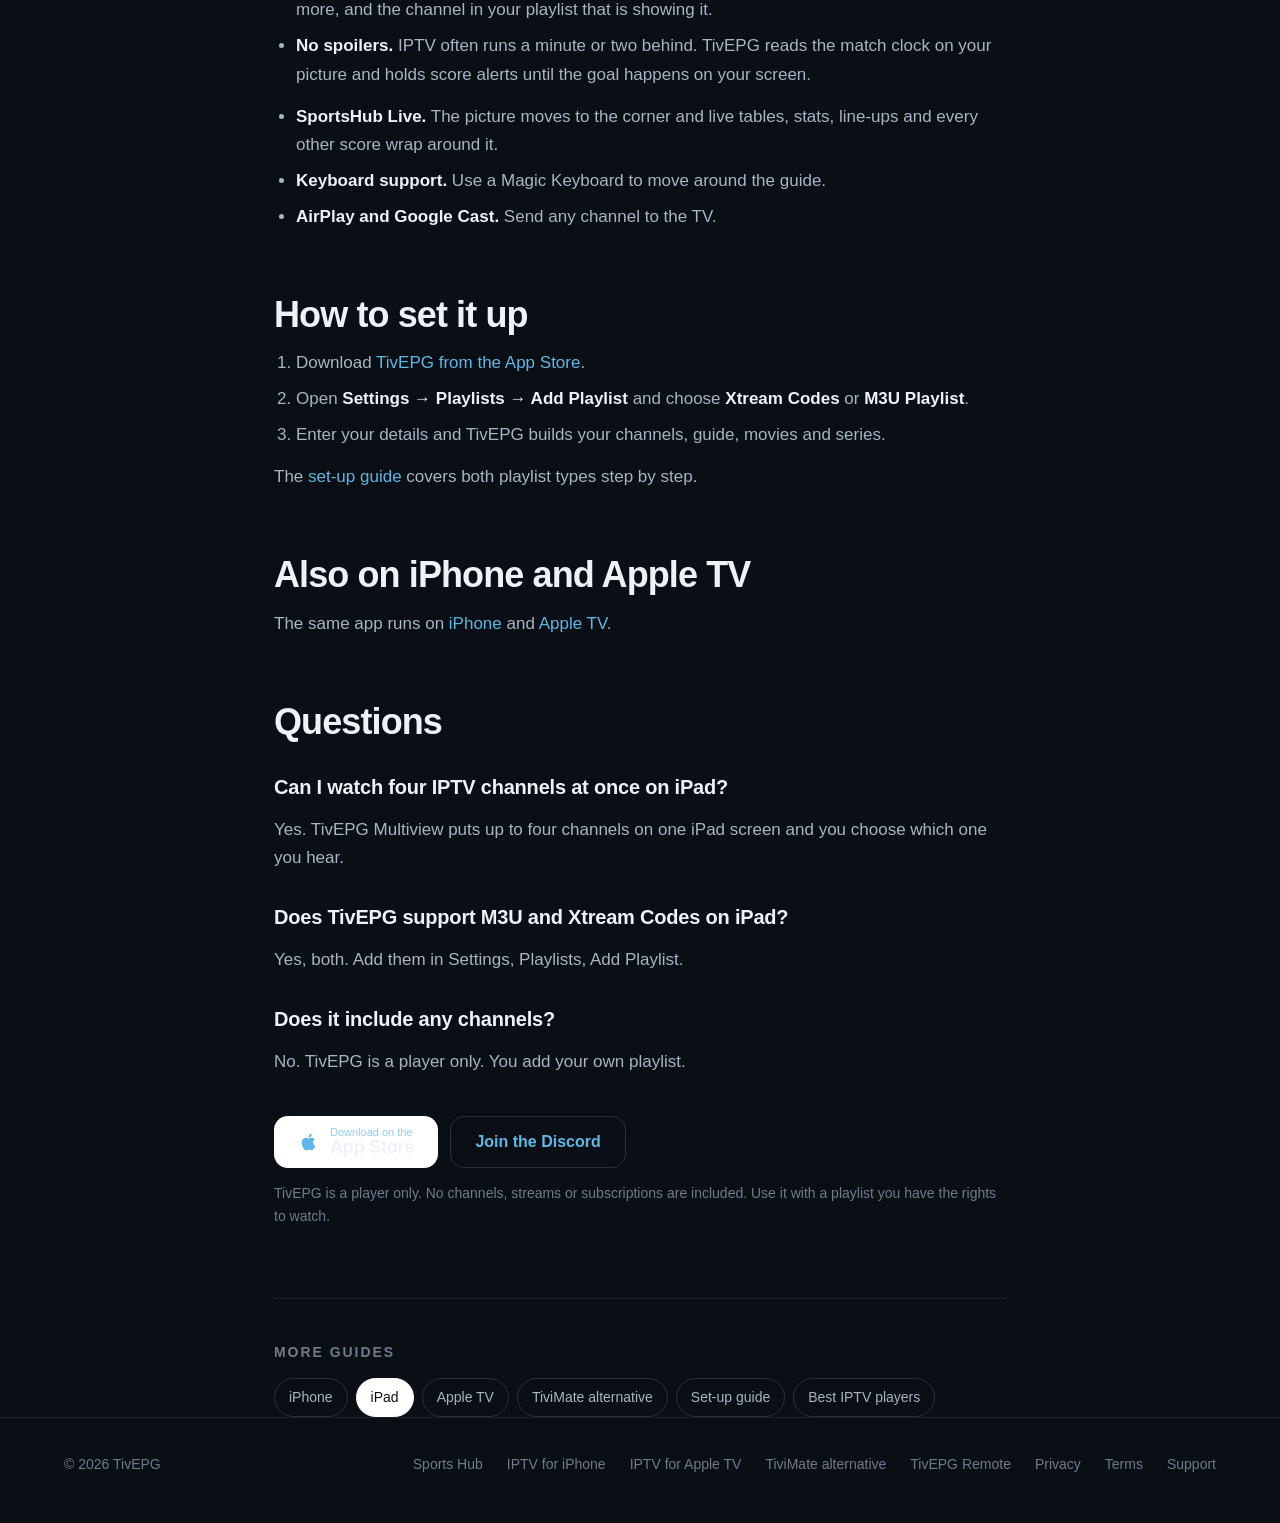
<file: docs/ipad-iptv-app.html>
<!DOCTYPE html>
<html lang="en">
<head>
  <meta charset="UTF-8" />
  <meta name="viewport" content="width=device-width, initial-scale=1, viewport-fit=cover" />
  <title>IPTV App for iPad: TivEPG IPTV Player with Multiview</title>
  <meta name="description" content="TivEPG is an IPTV app for iPad with a full-screen TV guide, four-channel Multiview, live match stats beside the picture, catch-up, and Xtream Codes and M3U support." />
  <meta name="robots" content="index, follow, max-image-preview:large" />
  <link rel="canonical" href="https://tivepg.com/ipad-iptv-app" />
  <meta name="theme-color" content="#0A0E15" />
  <meta name="apple-itunes-app" content="app-id=6755161632" />
  <meta property="og:type" content="article" />
  <meta property="og:site_name" content="TivEPG" />
  <meta property="og:url" content="https://tivepg.com/ipad-iptv-app" />
  <meta property="og:title" content="IPTV App for iPad: TivEPG IPTV Player with Multiview" />
  <meta property="og:description" content="TivEPG is an IPTV app for iPad with a full-screen TV guide, four-channel Multiview, live match stats beside the picture, catch-up, and Xtream Codes and M3U support." />
  <meta property="og:image" content="https://tivepg.com/og-image.jpg" />
  <meta name="twitter:card" content="summary_large_image" />
  <link rel="icon" type="image/png" href="favicon.png" />
  <link rel="apple-touch-icon" href="apple-touch-icon.png" />

  <script async src="https://www.googletagmanager.com/gtag/js?id=G-1RVT0SKV1F"></script>
  <script>
    window.dataLayer = window.dataLayer || [];
    function gtag(){dataLayer.push(arguments);}
    gtag('js', new Date());
    gtag('config', 'G-1RVT0SKV1F');
  </script>
  <script type="application/ld+json">
{
  "@context": "https://schema.org",
  "@type": "BreadcrumbList",
  "itemListElement": [
    {
      "@type": "ListItem",
      "position": 1,
      "name": "TivEPG",
      "item": "https://tivepg.com/"
    },
    {
      "@type": "ListItem",
      "position": 2,
      "name": "IPTV for iPad",
      "item": "https://tivepg.com/ipad-iptv-app"
    }
  ]
}
  </script>
  <script type="application/ld+json">
{
  "@context": "https://schema.org",
  "@type": "FAQPage",
  "mainEntity": [
    {
      "@type": "Question",
      "name": "Can I watch four IPTV channels at once on iPad?",
      "acceptedAnswer": {
        "@type": "Answer",
        "text": "Yes. TivEPG Multiview puts up to four channels on one iPad screen and you choose which one you hear."
      }
    },
    {
      "@type": "Question",
      "name": "Does TivEPG support M3U and Xtream Codes on iPad?",
      "acceptedAnswer": {
        "@type": "Answer",
        "text": "Yes, both. Add them in Settings, Playlists, Add Playlist."
      }
    },
    {
      "@type": "Question",
      "name": "Does it include any channels?",
      "acceptedAnswer": {
        "@type": "Answer",
        "text": "No. TivEPG is a player only. You add your own playlist."
      }
    }
  ]
}
  </script>

  <link rel="stylesheet" href="site.css?v=20261116" />
  <style>
    .lp-hero { position: relative; padding: 150px 0 30px; text-align: center; overflow: hidden; }
    .lp-hero::before { content: ""; position: absolute; inset: -20% -10% auto; height: 800px; pointer-events: none;
      background: radial-gradient(50% 50% at 50% 0%, rgba(229,72,77,.14), transparent 70%); }
    .lp-hero .wrap { position: relative; }
    .lp-hero h1 { margin-top: 16px; }
    .lp-hero .lede { margin: 22px auto 0; }
    .lp-art { max-width: 1100px; margin: 56px auto 0; padding: 0 24px; display: grid; gap: 16px; }
    .lp-art.phones { grid-template-columns: repeat(3, minmax(0, 1fr)); max-width: 900px; }
    .lp-art.wide { grid-template-columns: repeat(2, minmax(0, 1fr)); }
    .lp-art img { width: 100%; height: auto; border-radius: 18px; border: 1px solid var(--line); box-shadow: 0 30px 80px rgba(0,0,0,.5); }
    .lp-body { max-width: 780px; margin: 0 auto; padding: 90px 24px 0; }
    .lp-body h2 { font-size: clamp(26px, 3vw, 36px); font-weight: 800; letter-spacing: -0.025em; line-height: 1.12; margin-top: 64px; }
    .lp-body h2:first-child { margin-top: 0; }
    .lp-body h3 { font-size: 20px; font-weight: 700; letter-spacing: -0.01em; margin-top: 30px; }
    .lp-body p, .lp-body li { color: var(--text-2); font-size: 17px; line-height: 1.65; }
    .lp-body p { margin-top: 14px; }
    .lp-body ul, .lp-body ol { margin-top: 14px; padding-left: 22px; display: grid; gap: 8px; }
    .lp-body b, .lp-body strong { color: var(--text); }
    .lp-body a { color: var(--blue); }
    .lp-table { width: 100%; margin-top: 22px; border-collapse: collapse; font-size: 15px; }
    .lp-table th, .lp-table td { text-align: left; padding: 12px 10px; border-top: 1px solid var(--line); color: var(--text-2); vertical-align: top; }
    .lp-table th { color: var(--text); font-weight: 700; }
    .lp-table td:first-child { color: var(--text); font-weight: 600; }
    .lp-cta { margin-top: 40px; display: flex; gap: 12px; flex-wrap: wrap; }
    .lp-guides { margin-top: 70px; padding-top: 28px; border-top: 1px solid var(--line); }
    .lp-guides p { font-size: 14px; color: var(--text-3); text-transform: uppercase; letter-spacing: .14em; font-weight: 700; }
    .lp-guides nav { margin-top: 14px; display: flex; flex-wrap: wrap; gap: 8px; }
    .lp-guides a { padding: 8px 14px; border-radius: 999px; font-size: 14px; color: var(--text-2); border: 1px solid var(--line-2); }
    .lp-guides a:hover { color: var(--text); }
    .lp-guides a.current { color: #0A0E15; background: #fff; border-color: #fff; }
    @media (max-width: 720px) {
      .lp-hero { padding-top: 116px; }
      .lp-art.phones { grid-template-columns: repeat(3, minmax(0, 1fr)); gap: 8px; padding: 0 12px; }
      .lp-art.wide { grid-template-columns: 1fr; }
      .lp-body { padding-top: 64px; }
      .lp-table { font-size: 14px; }
    }
  </style>
</head>
<body>

<svg width="0" height="0" style="position:absolute" aria-hidden="true">
<symbol id="i-apple" viewBox="0 0 24 24"><path fill="currentColor" d="M16.37 12.62c-.02-2.3 1.88-3.4 1.96-3.46-1.07-1.56-2.73-1.78-3.32-1.8-1.41-.14-2.76.83-3.47.83-.72 0-1.82-.81-2.99-.79-1.54.02-2.96.9-3.75 2.27-1.6 2.78-.41 6.89 1.15 9.14.76 1.1 1.67 2.34 2.86 2.3 1.15-.05 1.58-.74 2.97-.74 1.38 0 1.77.74 2.98.72 1.24-.02 2.02-1.12 2.77-2.23.87-1.28 1.23-2.52 1.25-2.58-.03-.01-2.39-.92-2.41-3.66zM14.1 5.86c.63-.77 1.06-1.83.94-2.89-.91.04-2.02.61-2.67 1.37-.58.67-1.1 1.76-.96 2.8 1.02.08 2.06-.52 2.69-1.28z"/></symbol>
</svg>

<header class="nav" id="nav">
  <div class="wrap">
    <a href="/" class="brand"><img src="apple-touch-icon.png" alt="" width="30" height="30" />TivEPG</a>
    <ul class="nav-links">
      <li><a href="/iphone-iptv-app">iPhone</a></li>
      <li><a href="/ipad-iptv-app">iPad</a></li>
      <li><a href="/apple-tv-iptv-app">Apple TV</a></li>
      <li><a href="/sportshub">Sports Hub</a></li>
      <li><a href="/help/">Remote</a></li>
      <li><a class="nav-get" href="https://apps.apple.com/gb/app/tivepg-iptv-player-sports-hub/id6755161632">Download</a></li>
    </ul>
  </div>
</header>

<main>
  <section class="lp-hero">
    <div class="wrap">
      <p class="eyebrow">IPTV for iPad</p>
      <h1 class="headline">The IPTV app that uses <span class="accent">the whole iPad.</span></h1>
      <p class="lede">A full-width TV guide, four games at once with Multiview and live stats beside the picture. A native iPad IPTV player for your Xtream Codes or M3U playlist.</p>
      <div class="hero-cta">
        <a class="btn btn-store" href="https://apps.apple.com/gb/app/tivepg-iptv-player-sports-hub/id6755161632"><svg><use href="#i-apple"/></svg><span><small>Download on the</small><b>App Store</b></span></a>
        <a class="btn btn-ghost" href="/">See everything it does</a>
      </div>
    </div>
  </section>

  <div class="lp-art wide">
    <img src="screens/ipad/10-multiview.webp" alt="Multiview on iPad: four IPTV channels on one screen" loading="eager" decoding="async" />
    <img src="screens/ipad/02-guide.webp" alt="TV guide on iPad in the TivEPG IPTV app" loading="lazy" decoding="async" />
  </div>

  <article class="lp-body">

    <h2>Built for the bigger screen</h2>
    <p>On most IPTV apps the iPad version is a stretched phone app. TivEPG has its own iPad layouts: a guide that shows more channels and more hours at once, a Sports Hub with fixtures and tables side by side, and Match Centre pages that make use of the width.</p>

    <h2>What you get on iPad</h2>

    <ul>
      <li><b>A proper TV guide (EPG).</b> Scroll the whole grid while the channel keeps playing in a mini-player, set reminders and jump into catch-up.</li>
      <li><b>Xtream Codes and M3U.</b> Log in with your provider's server, username and password, or paste an M3U playlist URL with an optional XMLTV guide URL.</li>
      <li><b>Live TV, movies and series.</b> Your provider's VOD library with artwork, synopses, Continue Watching and Trakt sync.</li>
      <li><b>Catch-up and Replay.</b> Watch back anything your channels keep in their archive, or press Replay to rewind to the last goal.</li>
      <li><b>Multiview.</b> Up to four channels on one screen. Pick which one you hear.</li>
      <li><b>Sports Hub.</b> Every fixture and live score for football, NFL, NBA, F1, cricket, tennis, golf and more, and the channel in your playlist that is showing it.</li>
      <li><b>No spoilers.</b> IPTV often runs a minute or two behind. TivEPG reads the match clock on your picture and holds score alerts until the goal happens on your screen.</li>
    </ul>
    <ul>
      <li><b>SportsHub Live.</b> The picture moves to the corner and live tables, stats, line-ups and every other score wrap around it.</li>
      <li><b>Keyboard support.</b> Use a Magic Keyboard to move around the guide.</li>
      <li><b>AirPlay and Google Cast.</b> Send any channel to the TV.</li>
    </ul>

    <h2>How to set it up</h2>
    <ol>
      <li>Download <a href="https://apps.apple.com/gb/app/tivepg-iptv-player-sports-hub/id6755161632">TivEPG from the App Store</a>.</li>
      <li>Open <b>Settings → Playlists → Add Playlist</b> and choose <b>Xtream Codes</b> or <b>M3U Playlist</b>.</li>
      <li>Enter your details and TivEPG builds your channels, guide, movies and series.</li>
    </ol>
    <p>The <a href="/how-to-watch-iptv-on-iphone">set-up guide</a> covers both playlist types step by step.</p>

    <h2>Also on iPhone and Apple TV</h2>
    <p>The same app runs on <a href="/iphone-iptv-app">iPhone</a> and <a href="/apple-tv-iptv-app">Apple TV</a>.</p>


    <h2>Questions</h2>
    <h3>Can I watch four IPTV channels at once on iPad?</h3>
    <p>Yes. TivEPG Multiview puts up to four channels on one iPad screen and you choose which one you hear.</p>
    <h3>Does TivEPG support M3U and Xtream Codes on iPad?</h3>
    <p>Yes, both. Add them in Settings, Playlists, Add Playlist.</p>
    <h3>Does it include any channels?</h3>
    <p>No. TivEPG is a player only. You add your own playlist.</p>

    <div class="lp-cta">
      <a class="btn btn-store" href="https://apps.apple.com/gb/app/tivepg-iptv-player-sports-hub/id6755161632"><svg><use href="#i-apple"/></svg><span><small>Download on the</small><b>App Store</b></span></a>
      <a class="btn btn-ghost" href="https://discord.gg/CvKnmsVUdM" target="_blank" rel="noopener">Join the Discord</a>
    </div>
    <p style="font-size:14px;color:var(--text-3)">TivEPG is a player only. No channels, streams or subscriptions are included. Use it with a playlist you have the rights to watch.</p>

    <div class="lp-guides">
      <p>More guides</p>
      <nav>
        <a href="/iphone-iptv-app">iPhone</a>
        <a href="/ipad-iptv-app" class="current">iPad</a>
        <a href="/apple-tv-iptv-app">Apple TV</a>
        <a href="/tivimate-alternative">TiviMate alternative</a>
        <a href="/how-to-watch-iptv-on-iphone">Set-up guide</a>
        <a href="/best-iptv-player-for-iphone">Best IPTV players</a>
      </nav>
    </div>
  </article>
</main>

<footer>
  <div class="wrap">
    <span>&copy; 2026 TivEPG</span>
    <nav>
      <a href="/sportshub">Sports Hub</a>
      <a href="/iphone-iptv-app">IPTV for iPhone</a>
      <a href="/apple-tv-iptv-app">IPTV for Apple TV</a>
      <a href="/tivimate-alternative">TiviMate alternative</a>
      <a href="/help/">TivEPG Remote</a>
      <a href="/privacy">Privacy</a>
      <a href="/terms">Terms</a>
      <a href="/support">Support</a>
    </nav>
  </div>
</footer>

<script>
  (() => { const nav = document.getElementById('nav');
    const f = () => nav.classList.toggle('solid', window.scrollY > 24); f(); addEventListener('scroll', f, {passive: true}); })();
</script>
</body>
</html>
</file>
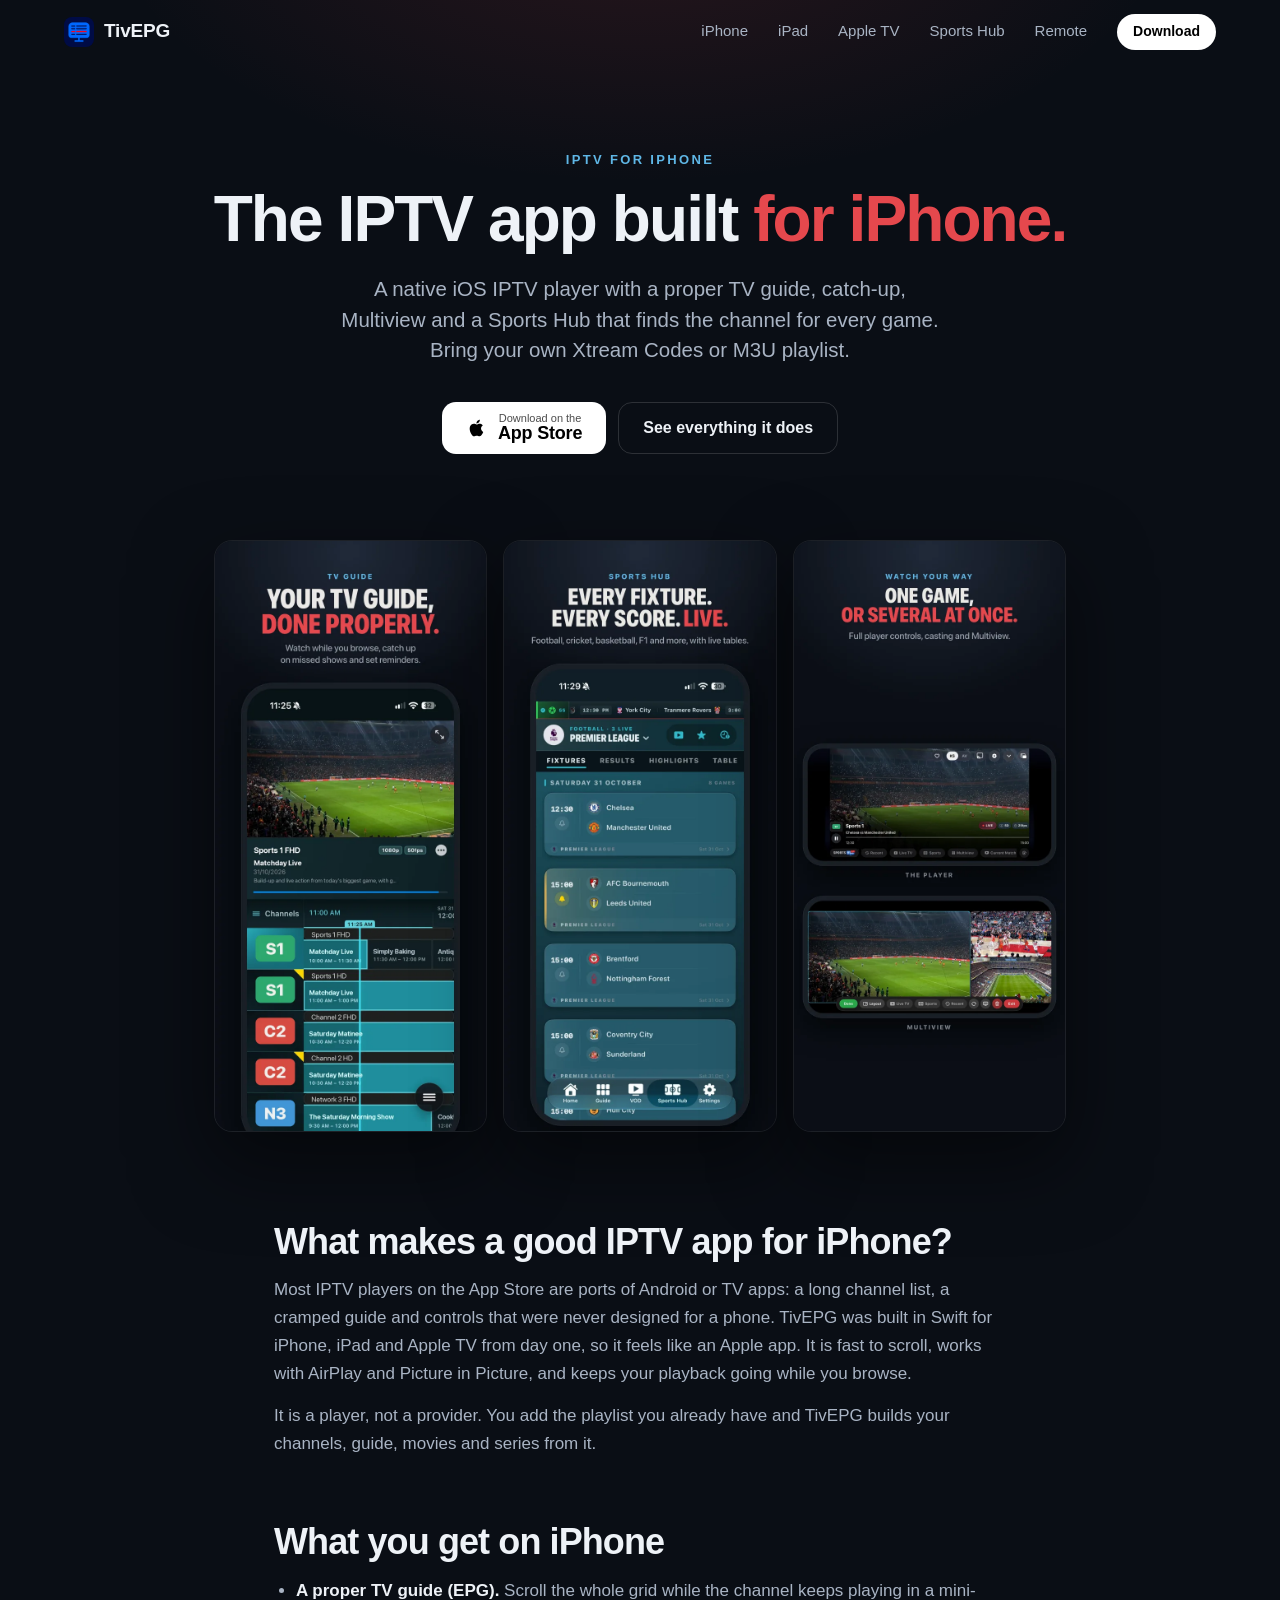
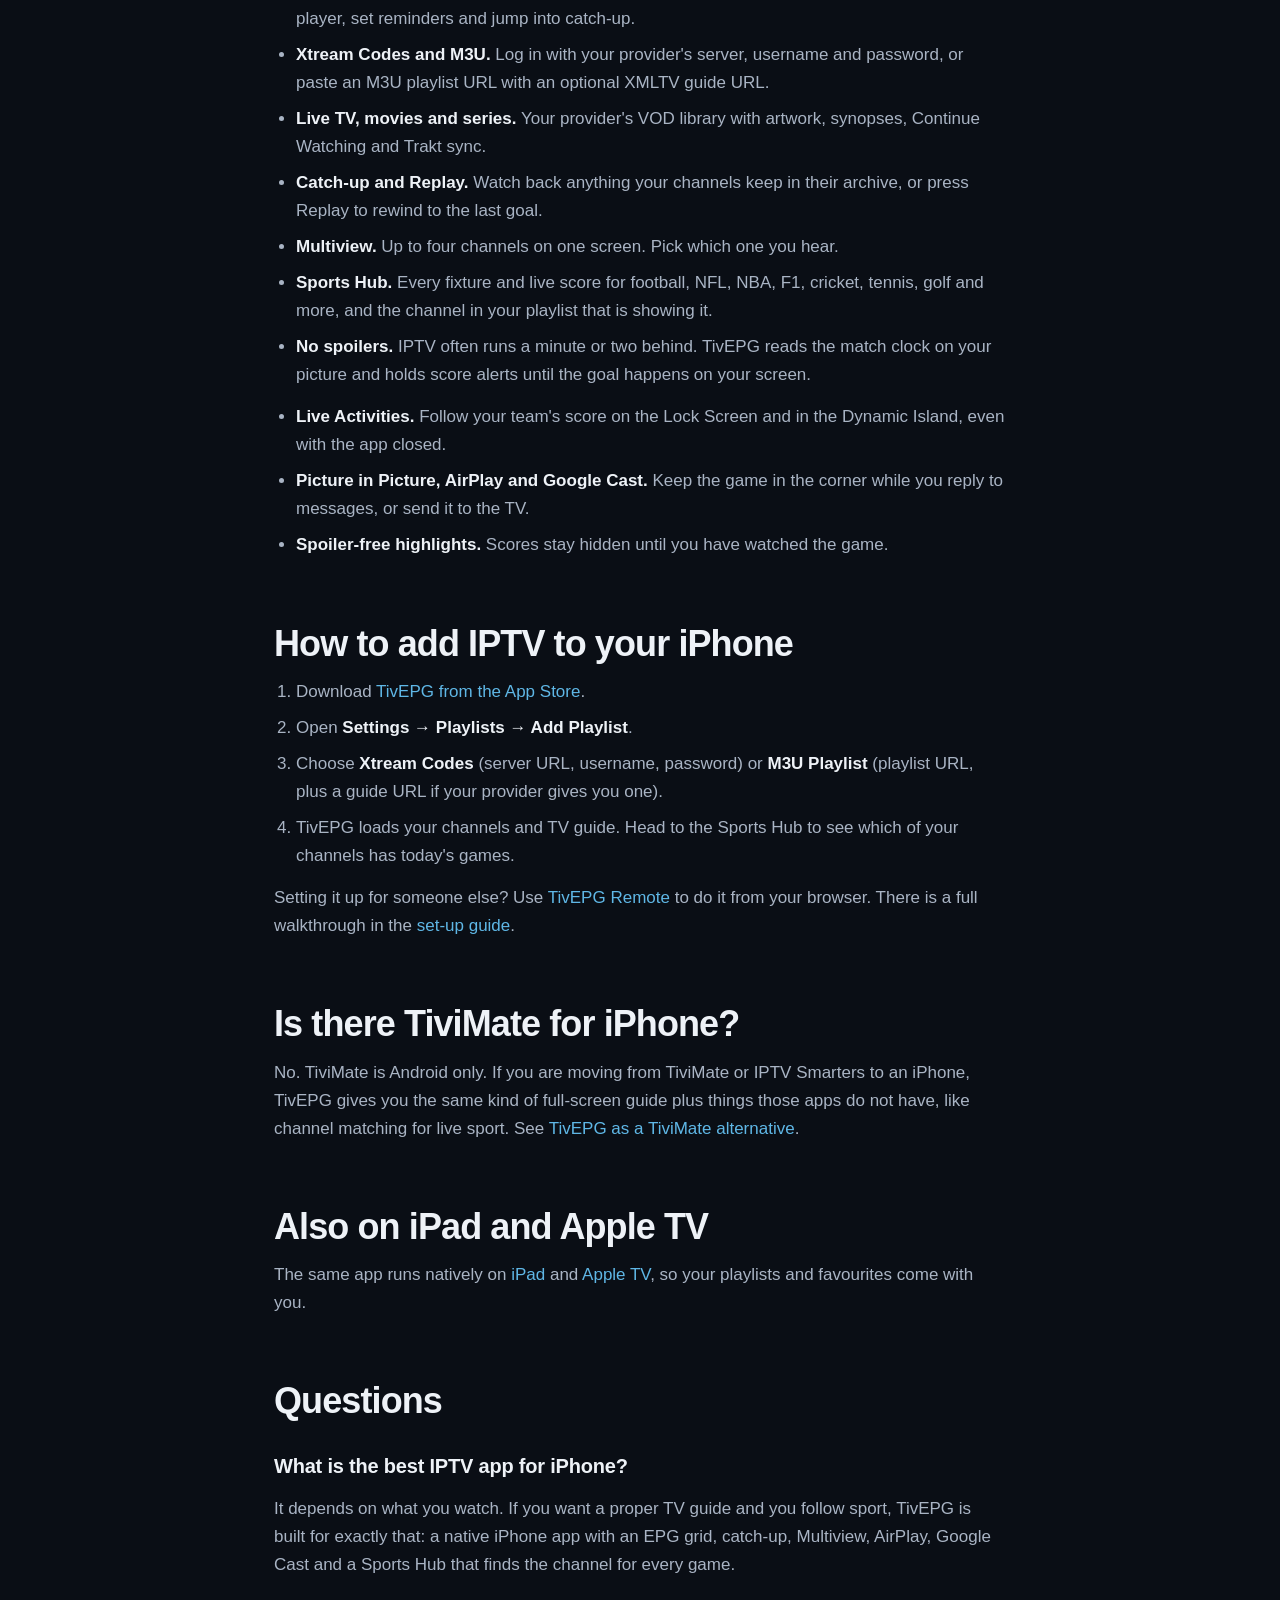
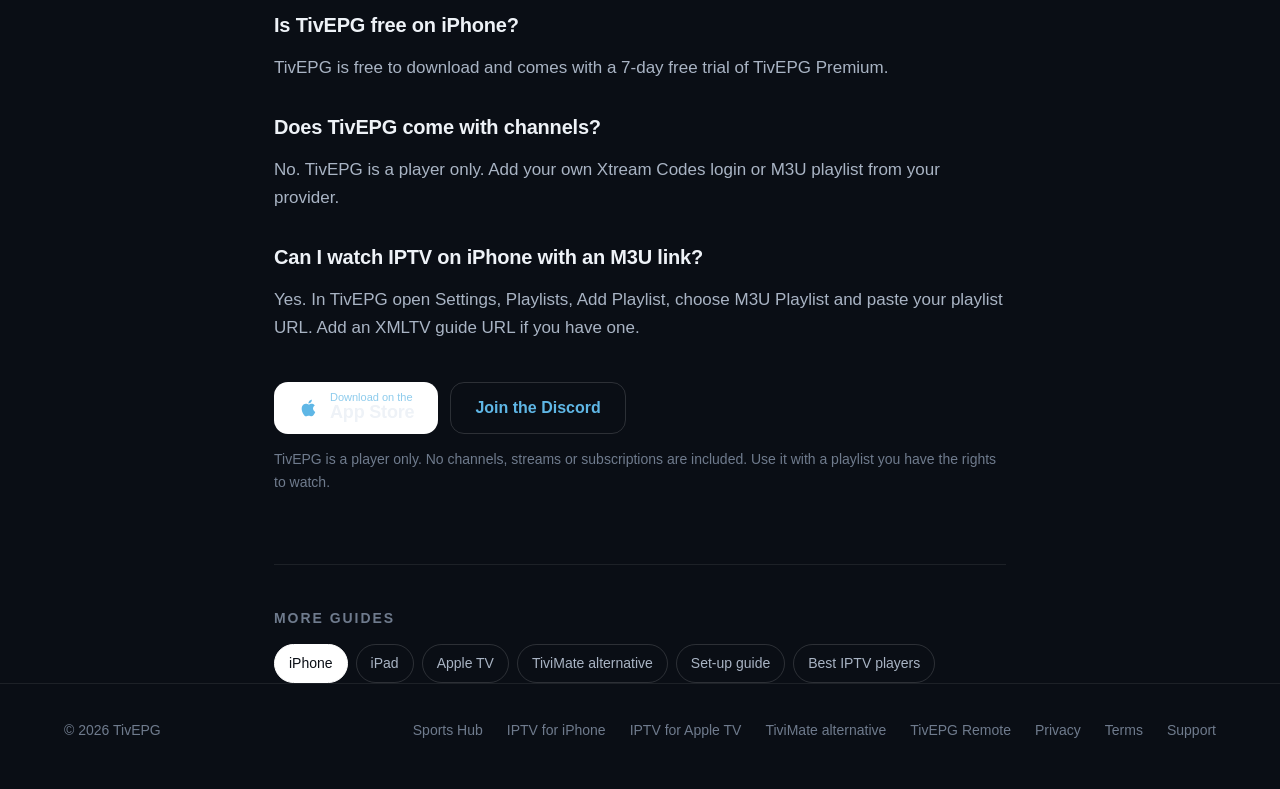
<file: docs/iphone-iptv-app.html>
<!DOCTYPE html>
<html lang="en">
<head>
  <meta charset="UTF-8" />
  <meta name="viewport" content="width=device-width, initial-scale=1, viewport-fit=cover" />
  <title>IPTV App for iPhone: TivEPG IPTV Player for iOS</title>
  <meta name="description" content="TivEPG is an IPTV app for iPhone with a full TV guide, Xtream Codes and M3U support, catch-up, Multiview, AirPlay and Google Cast, and a Sports Hub that finds the channel for every game." />
  <meta name="robots" content="index, follow, max-image-preview:large" />
  <link rel="canonical" href="https://tivepg.com/iphone-iptv-app" />
  <meta name="theme-color" content="#0A0E15" />
  <meta name="apple-itunes-app" content="app-id=6755161632" />
  <meta property="og:type" content="article" />
  <meta property="og:site_name" content="TivEPG" />
  <meta property="og:url" content="https://tivepg.com/iphone-iptv-app" />
  <meta property="og:title" content="IPTV App for iPhone: TivEPG IPTV Player for iOS" />
  <meta property="og:description" content="TivEPG is an IPTV app for iPhone with a full TV guide, Xtream Codes and M3U support, catch-up, Multiview, AirPlay and Google Cast, and a Sports Hub that finds the channel for every game." />
  <meta property="og:image" content="https://tivepg.com/og-image.jpg" />
  <meta name="twitter:card" content="summary_large_image" />
  <link rel="icon" type="image/png" href="favicon.png" />
  <link rel="apple-touch-icon" href="apple-touch-icon.png" />

  <script async src="https://www.googletagmanager.com/gtag/js?id=G-1RVT0SKV1F"></script>
  <script>
    window.dataLayer = window.dataLayer || [];
    function gtag(){dataLayer.push(arguments);}
    gtag('js', new Date());
    gtag('config', 'G-1RVT0SKV1F');
  </script>
  <script type="application/ld+json">
{
  "@context": "https://schema.org",
  "@type": "BreadcrumbList",
  "itemListElement": [
    {
      "@type": "ListItem",
      "position": 1,
      "name": "TivEPG",
      "item": "https://tivepg.com/"
    },
    {
      "@type": "ListItem",
      "position": 2,
      "name": "IPTV for iPhone",
      "item": "https://tivepg.com/iphone-iptv-app"
    }
  ]
}
  </script>
  <script type="application/ld+json">
{
  "@context": "https://schema.org",
  "@type": "FAQPage",
  "mainEntity": [
    {
      "@type": "Question",
      "name": "What is the best IPTV app for iPhone?",
      "acceptedAnswer": {
        "@type": "Answer",
        "text": "It depends on what you watch. If you want a proper TV guide and you follow sport, TivEPG is built for exactly that: a native iPhone app with an EPG grid, catch-up, Multiview, AirPlay, Google Cast and a Sports Hub that finds the channel for every game."
      }
    },
    {
      "@type": "Question",
      "name": "Is TivEPG free on iPhone?",
      "acceptedAnswer": {
        "@type": "Answer",
        "text": "TivEPG is free to download and comes with a 7-day free trial of TivEPG Premium."
      }
    },
    {
      "@type": "Question",
      "name": "Does TivEPG come with channels?",
      "acceptedAnswer": {
        "@type": "Answer",
        "text": "No. TivEPG is a player only. Add your own Xtream Codes login or M3U playlist from your provider."
      }
    },
    {
      "@type": "Question",
      "name": "Can I watch IPTV on iPhone with an M3U link?",
      "acceptedAnswer": {
        "@type": "Answer",
        "text": "Yes. In TivEPG open Settings, Playlists, Add Playlist, choose M3U Playlist and paste your playlist URL. Add an XMLTV guide URL if you have one."
      }
    }
  ]
}
  </script>

  <link rel="stylesheet" href="site.css?v=20261116" />
  <style>
    .lp-hero { position: relative; padding: 150px 0 30px; text-align: center; overflow: hidden; }
    .lp-hero::before { content: ""; position: absolute; inset: -20% -10% auto; height: 800px; pointer-events: none;
      background: radial-gradient(50% 50% at 50% 0%, rgba(229,72,77,.14), transparent 70%); }
    .lp-hero .wrap { position: relative; }
    .lp-hero h1 { margin-top: 16px; }
    .lp-hero .lede { margin: 22px auto 0; }
    .lp-art { max-width: 1100px; margin: 56px auto 0; padding: 0 24px; display: grid; gap: 16px; }
    .lp-art.phones { grid-template-columns: repeat(3, minmax(0, 1fr)); max-width: 900px; }
    .lp-art.wide { grid-template-columns: repeat(2, minmax(0, 1fr)); }
    .lp-art img { width: 100%; height: auto; border-radius: 18px; border: 1px solid var(--line); box-shadow: 0 30px 80px rgba(0,0,0,.5); }
    .lp-body { max-width: 780px; margin: 0 auto; padding: 90px 24px 0; }
    .lp-body h2 { font-size: clamp(26px, 3vw, 36px); font-weight: 800; letter-spacing: -0.025em; line-height: 1.12; margin-top: 64px; }
    .lp-body h2:first-child { margin-top: 0; }
    .lp-body h3 { font-size: 20px; font-weight: 700; letter-spacing: -0.01em; margin-top: 30px; }
    .lp-body p, .lp-body li { color: var(--text-2); font-size: 17px; line-height: 1.65; }
    .lp-body p { margin-top: 14px; }
    .lp-body ul, .lp-body ol { margin-top: 14px; padding-left: 22px; display: grid; gap: 8px; }
    .lp-body b, .lp-body strong { color: var(--text); }
    .lp-body a { color: var(--blue); }
    .lp-table { width: 100%; margin-top: 22px; border-collapse: collapse; font-size: 15px; }
    .lp-table th, .lp-table td { text-align: left; padding: 12px 10px; border-top: 1px solid var(--line); color: var(--text-2); vertical-align: top; }
    .lp-table th { color: var(--text); font-weight: 700; }
    .lp-table td:first-child { color: var(--text); font-weight: 600; }
    .lp-cta { margin-top: 40px; display: flex; gap: 12px; flex-wrap: wrap; }
    .lp-guides { margin-top: 70px; padding-top: 28px; border-top: 1px solid var(--line); }
    .lp-guides p { font-size: 14px; color: var(--text-3); text-transform: uppercase; letter-spacing: .14em; font-weight: 700; }
    .lp-guides nav { margin-top: 14px; display: flex; flex-wrap: wrap; gap: 8px; }
    .lp-guides a { padding: 8px 14px; border-radius: 999px; font-size: 14px; color: var(--text-2); border: 1px solid var(--line-2); }
    .lp-guides a:hover { color: var(--text); }
    .lp-guides a.current { color: #0A0E15; background: #fff; border-color: #fff; }
    @media (max-width: 720px) {
      .lp-hero { padding-top: 116px; }
      .lp-art.phones { grid-template-columns: repeat(3, minmax(0, 1fr)); gap: 8px; padding: 0 12px; }
      .lp-art.wide { grid-template-columns: 1fr; }
      .lp-body { padding-top: 64px; }
      .lp-table { font-size: 14px; }
    }
  </style>
</head>
<body>

<svg width="0" height="0" style="position:absolute" aria-hidden="true">
<symbol id="i-apple" viewBox="0 0 24 24"><path fill="currentColor" d="M16.37 12.62c-.02-2.3 1.88-3.4 1.96-3.46-1.07-1.56-2.73-1.78-3.32-1.8-1.41-.14-2.76.83-3.47.83-.72 0-1.82-.81-2.99-.79-1.54.02-2.96.9-3.75 2.27-1.6 2.78-.41 6.89 1.15 9.14.76 1.1 1.67 2.34 2.86 2.3 1.15-.05 1.58-.74 2.97-.74 1.38 0 1.77.74 2.98.72 1.24-.02 2.02-1.12 2.77-2.23.87-1.28 1.23-2.52 1.25-2.58-.03-.01-2.39-.92-2.41-3.66zM14.1 5.86c.63-.77 1.06-1.83.94-2.89-.91.04-2.02.61-2.67 1.37-.58.67-1.1 1.76-.96 2.8 1.02.08 2.06-.52 2.69-1.28z"/></symbol>
</svg>

<header class="nav" id="nav">
  <div class="wrap">
    <a href="/" class="brand"><img src="apple-touch-icon.png" alt="" width="30" height="30" />TivEPG</a>
    <ul class="nav-links">
      <li><a href="/iphone-iptv-app">iPhone</a></li>
      <li><a href="/ipad-iptv-app">iPad</a></li>
      <li><a href="/apple-tv-iptv-app">Apple TV</a></li>
      <li><a href="/sportshub">Sports Hub</a></li>
      <li><a href="/help/">Remote</a></li>
      <li><a class="nav-get" href="https://apps.apple.com/gb/app/tivepg-iptv-player-sports-hub/id6755161632">Download</a></li>
    </ul>
  </div>
</header>

<main>
  <section class="lp-hero">
    <div class="wrap">
      <p class="eyebrow">IPTV for iPhone</p>
      <h1 class="headline">The IPTV app built <span class="accent">for iPhone.</span></h1>
      <p class="lede">A native iOS IPTV player with a proper TV guide, catch-up, Multiview and a Sports Hub that finds the channel for every game. Bring your own Xtream Codes or M3U playlist.</p>
      <div class="hero-cta">
        <a class="btn btn-store" href="https://apps.apple.com/gb/app/tivepg-iptv-player-sports-hub/id6755161632"><svg><use href="#i-apple"/></svg><span><small>Download on the</small><b>App Store</b></span></a>
        <a class="btn btn-ghost" href="/">See everything it does</a>
      </div>
    </div>
  </section>

  <div class="lp-art phones">
    <img src="screens/iphone/04-guide.webp" alt="TivEPG IPTV app on iPhone: TV guide with mini-player" loading="eager" decoding="async" />
    <img src="screens/iphone/01-hub.webp" alt="Sports Hub on iPhone with live scores" loading="lazy" decoding="async" />
    <img src="screens/iphone/03-watch.webp" alt="Full-screen IPTV player on iPhone" loading="lazy" decoding="async" />
  </div>

  <article class="lp-body">

    <h2>What makes a good IPTV app for iPhone?</h2>
    <p>Most IPTV players on the App Store are ports of Android or TV apps: a long channel list, a cramped guide and controls that were never designed for a phone. TivEPG was built in Swift for iPhone, iPad and Apple TV from day one, so it feels like an Apple app. It is fast to scroll, works with AirPlay and Picture in Picture, and keeps your playback going while you browse.</p>
    <p>It is a player, not a provider. You add the playlist you already have and TivEPG builds your channels, guide, movies and series from it.</p>

    <h2>What you get on iPhone</h2>

    <ul>
      <li><b>A proper TV guide (EPG).</b> Scroll the whole grid while the channel keeps playing in a mini-player, set reminders and jump into catch-up.</li>
      <li><b>Xtream Codes and M3U.</b> Log in with your provider's server, username and password, or paste an M3U playlist URL with an optional XMLTV guide URL.</li>
      <li><b>Live TV, movies and series.</b> Your provider's VOD library with artwork, synopses, Continue Watching and Trakt sync.</li>
      <li><b>Catch-up and Replay.</b> Watch back anything your channels keep in their archive, or press Replay to rewind to the last goal.</li>
      <li><b>Multiview.</b> Up to four channels on one screen. Pick which one you hear.</li>
      <li><b>Sports Hub.</b> Every fixture and live score for football, NFL, NBA, F1, cricket, tennis, golf and more, and the channel in your playlist that is showing it.</li>
      <li><b>No spoilers.</b> IPTV often runs a minute or two behind. TivEPG reads the match clock on your picture and holds score alerts until the goal happens on your screen.</li>
    </ul>
    <ul>
      <li><b>Live Activities.</b> Follow your team's score on the Lock Screen and in the Dynamic Island, even with the app closed.</li>
      <li><b>Picture in Picture, AirPlay and Google Cast.</b> Keep the game in the corner while you reply to messages, or send it to the TV.</li>
      <li><b>Spoiler-free highlights.</b> Scores stay hidden until you have watched the game.</li>
    </ul>

    <h2>How to add IPTV to your iPhone</h2>
    <ol>
      <li>Download <a href="https://apps.apple.com/gb/app/tivepg-iptv-player-sports-hub/id6755161632">TivEPG from the App Store</a>.</li>
      <li>Open <b>Settings → Playlists → Add Playlist</b>.</li>
      <li>Choose <b>Xtream Codes</b> (server URL, username, password) or <b>M3U Playlist</b> (playlist URL, plus a guide URL if your provider gives you one).</li>
      <li>TivEPG loads your channels and TV guide. Head to the Sports Hub to see which of your channels has today's games.</li>
    </ol>
    <p>Setting it up for someone else? Use <a href="/help/">TivEPG Remote</a> to do it from your browser. There is a full walkthrough in the <a href="/how-to-watch-iptv-on-iphone">set-up guide</a>.</p>

    <h2>Is there TiviMate for iPhone?</h2>
    <p>No. TiviMate is Android only. If you are moving from TiviMate or IPTV Smarters to an iPhone, TivEPG gives you the same kind of full-screen guide plus things those apps do not have, like channel matching for live sport. See <a href="/tivimate-alternative">TivEPG as a TiviMate alternative</a>.</p>

    <h2>Also on iPad and Apple TV</h2>
    <p>The same app runs natively on <a href="/ipad-iptv-app">iPad</a> and <a href="/apple-tv-iptv-app">Apple TV</a>, so your playlists and favourites come with you.</p>


    <h2>Questions</h2>
    <h3>What is the best IPTV app for iPhone?</h3>
    <p>It depends on what you watch. If you want a proper TV guide and you follow sport, TivEPG is built for exactly that: a native iPhone app with an EPG grid, catch-up, Multiview, AirPlay, Google Cast and a Sports Hub that finds the channel for every game.</p>
    <h3>Is TivEPG free on iPhone?</h3>
    <p>TivEPG is free to download and comes with a 7-day free trial of TivEPG Premium.</p>
    <h3>Does TivEPG come with channels?</h3>
    <p>No. TivEPG is a player only. Add your own Xtream Codes login or M3U playlist from your provider.</p>
    <h3>Can I watch IPTV on iPhone with an M3U link?</h3>
    <p>Yes. In TivEPG open Settings, Playlists, Add Playlist, choose M3U Playlist and paste your playlist URL. Add an XMLTV guide URL if you have one.</p>

    <div class="lp-cta">
      <a class="btn btn-store" href="https://apps.apple.com/gb/app/tivepg-iptv-player-sports-hub/id6755161632"><svg><use href="#i-apple"/></svg><span><small>Download on the</small><b>App Store</b></span></a>
      <a class="btn btn-ghost" href="https://discord.gg/CvKnmsVUdM" target="_blank" rel="noopener">Join the Discord</a>
    </div>
    <p style="font-size:14px;color:var(--text-3)">TivEPG is a player only. No channels, streams or subscriptions are included. Use it with a playlist you have the rights to watch.</p>

    <div class="lp-guides">
      <p>More guides</p>
      <nav>
        <a href="/iphone-iptv-app" class="current">iPhone</a>
        <a href="/ipad-iptv-app">iPad</a>
        <a href="/apple-tv-iptv-app">Apple TV</a>
        <a href="/tivimate-alternative">TiviMate alternative</a>
        <a href="/how-to-watch-iptv-on-iphone">Set-up guide</a>
        <a href="/best-iptv-player-for-iphone">Best IPTV players</a>
      </nav>
    </div>
  </article>
</main>

<footer>
  <div class="wrap">
    <span>&copy; 2026 TivEPG</span>
    <nav>
      <a href="/sportshub">Sports Hub</a>
      <a href="/iphone-iptv-app">IPTV for iPhone</a>
      <a href="/apple-tv-iptv-app">IPTV for Apple TV</a>
      <a href="/tivimate-alternative">TiviMate alternative</a>
      <a href="/help/">TivEPG Remote</a>
      <a href="/privacy">Privacy</a>
      <a href="/terms">Terms</a>
      <a href="/support">Support</a>
    </nav>
  </div>
</footer>

<script>
  (() => { const nav = document.getElementById('nav');
    const f = () => nav.classList.toggle('solid', window.scrollY > 24); f(); addEventListener('scroll', f, {passive: true}); })();
</script>
</body>
</html>
</file>
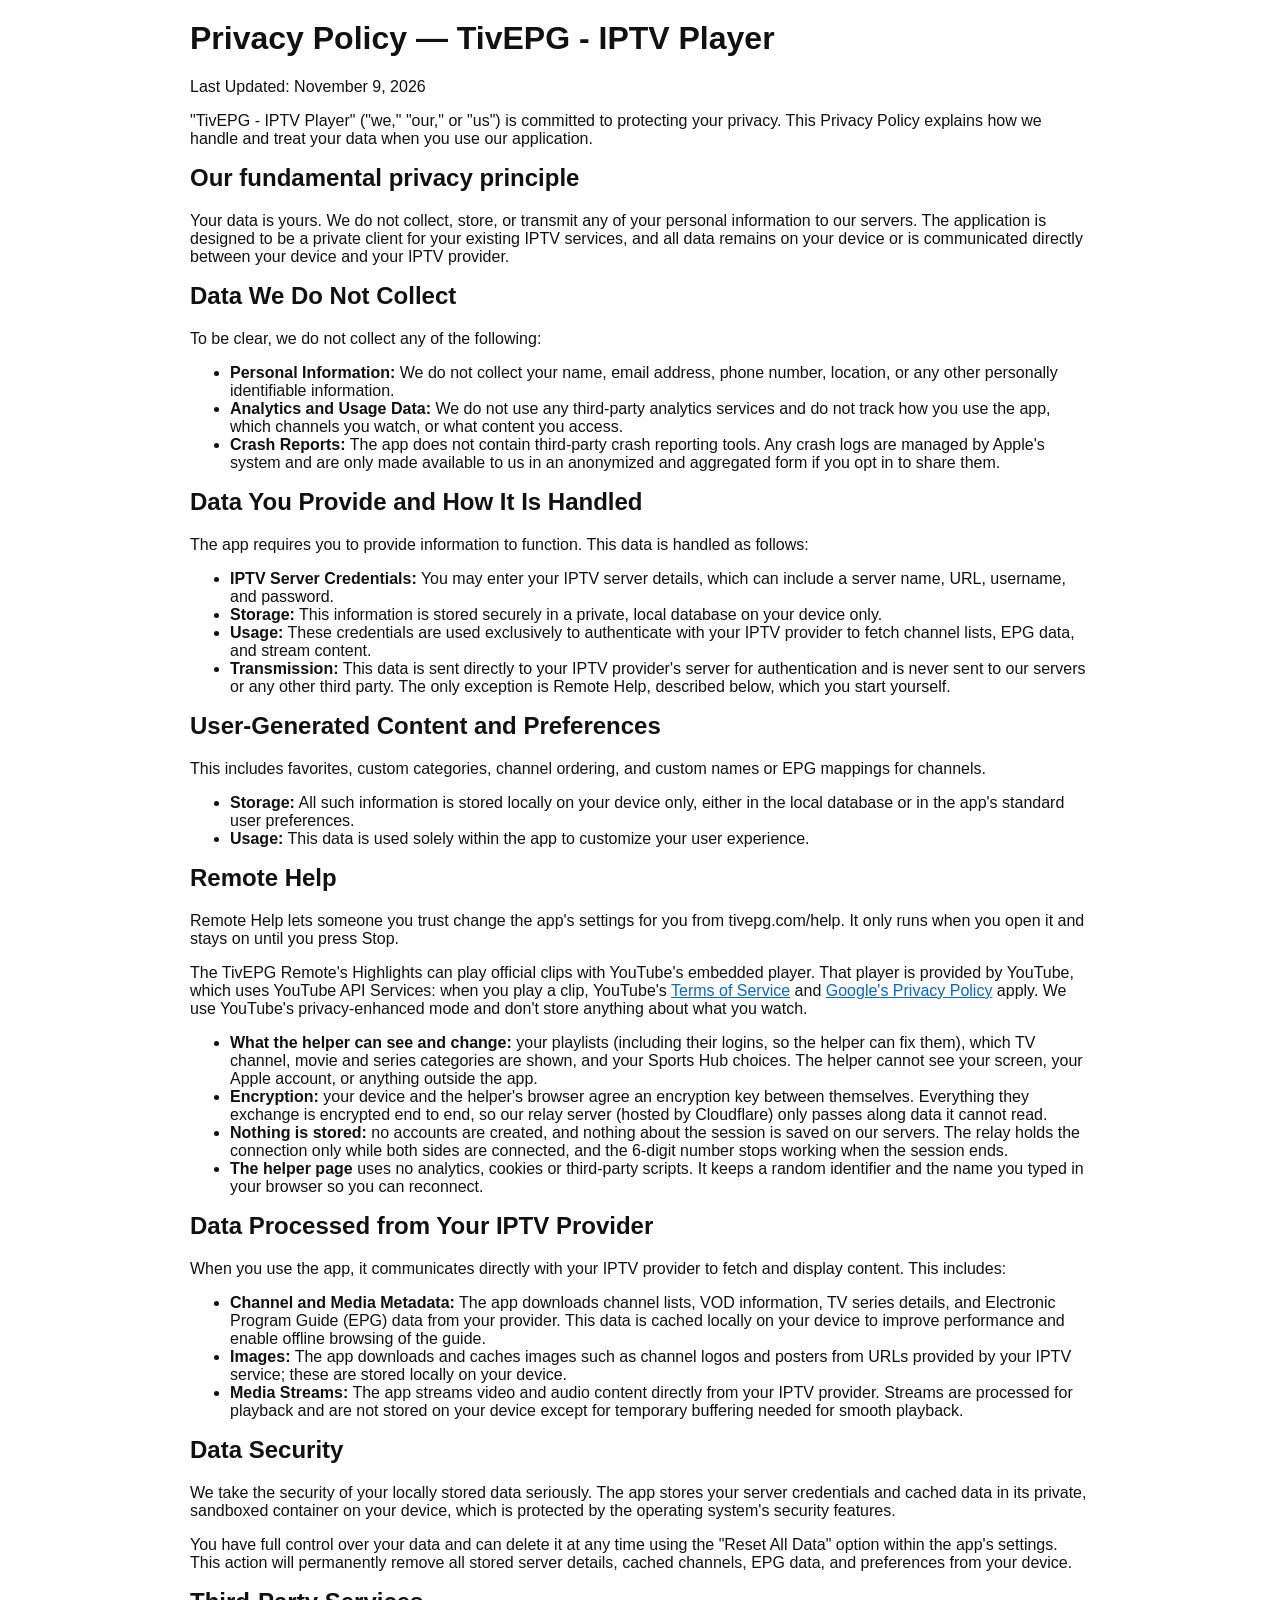
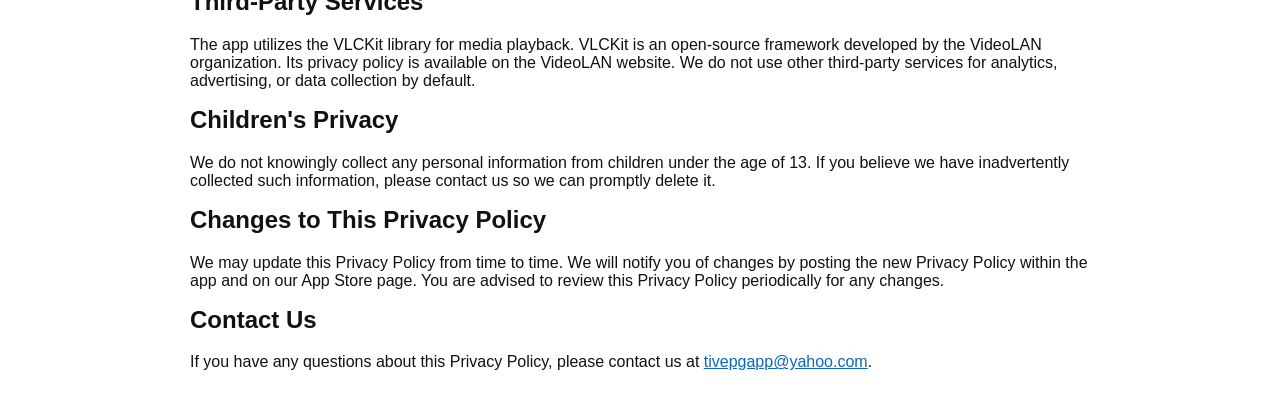
<file: docs/privacy.html>
<!doctype html>
<html lang="en">
<head>
  <meta charset="utf-8" />
  <meta name="viewport" content="width=device-width,initial-scale=1" />
  <title>Privacy Policy — TivEPG</title>
  <style>
    body { font-family: -apple-system, BlinkMacSystemFont, "Segoe UI", Roboto, Arial; padding:20px; max-width:900px; margin:0 auto; color:#111 }
    h1,h2{margin-top:0}
    a{color:#0a66c2}
  </style>
</head>
<body>
  <h1>Privacy Policy — TivEPG - IPTV Player</h1>
  <p>Last Updated: November 9, 2026</p>

  <p>"TivEPG - IPTV Player" ("we," "our," or "us") is committed to protecting your privacy. This Privacy Policy explains how we handle and treat your data when you use our application.</p>

  <h2>Our fundamental privacy principle</h2>
  <p>Your data is yours. We do not collect, store, or transmit any of your personal information to our servers. The application is designed to be a private client for your existing IPTV services, and all data remains on your device or is communicated directly between your device and your IPTV provider.</p>

  <h2>Data We Do Not Collect</h2>
  <p>To be clear, we do not collect any of the following:</p>
  <ul>
    <li><strong>Personal Information:</strong> We do not collect your name, email address, phone number, location, or any other personally identifiable information.</li>
    <li><strong>Analytics and Usage Data:</strong> We do not use any third-party analytics services and do not track how you use the app, which channels you watch, or what content you access.</li>
    <li><strong>Crash Reports:</strong> The app does not contain third-party crash reporting tools. Any crash logs are managed by Apple's system and are only made available to us in an anonymized and aggregated form if you opt in to share them.</li>
  </ul>

  <h2>Data You Provide and How It Is Handled</h2>
  <p>The app requires you to provide information to function. This data is handled as follows:</p>
  <ul>
    <li><strong>IPTV Server Credentials:</strong> You may enter your IPTV server details, which can include a server name, URL, username, and password.</li>
    <li><strong>Storage:</strong> This information is stored securely in a private, local database on your device only.</li>
    <li><strong>Usage:</strong> These credentials are used exclusively to authenticate with your IPTV provider to fetch channel lists, EPG data, and stream content.</li>
    <li><strong>Transmission:</strong> This data is sent directly to your IPTV provider's server for authentication and is never sent to our servers or any other third party. The only exception is Remote Help, described below, which you start yourself.</li>
  </ul>

  <h2>User-Generated Content and Preferences</h2>
  <p>This includes favorites, custom categories, channel ordering, and custom names or EPG mappings for channels.</p>
  <ul>
    <li><strong>Storage:</strong> All such information is stored locally on your device only, either in the local database or in the app's standard user preferences.</li>
    <li><strong>Usage:</strong> This data is used solely within the app to customize your user experience.</li>
  </ul>

  <h2>Remote Help</h2>
  <p>Remote Help lets someone you trust change the app's settings for you from tivepg.com/help. It only runs when you open it and stays on until you press Stop.</p>
  <p>The TivEPG Remote's Highlights can play official clips with YouTube's embedded player. That player is provided by YouTube, which uses YouTube API Services: when you play a clip, YouTube's <a href="https://www.youtube.com/t/terms">Terms of Service</a> and <a href="https://policies.google.com/privacy">Google's Privacy Policy</a> apply. We use YouTube's privacy-enhanced mode and don't store anything about what you watch.</p>
  <ul>
    <li><strong>What the helper can see and change:</strong> your playlists (including their logins, so the helper can fix them), which TV channel, movie and series categories are shown, and your Sports Hub choices. The helper cannot see your screen, your Apple account, or anything outside the app.</li>
    <li><strong>Encryption:</strong> your device and the helper's browser agree an encryption key between themselves. Everything they exchange is encrypted end to end, so our relay server (hosted by Cloudflare) only passes along data it cannot read.</li>
    <li><strong>Nothing is stored:</strong> no accounts are created, and nothing about the session is saved on our servers. The relay holds the connection only while both sides are connected, and the 6-digit number stops working when the session ends.</li>
    <li><strong>The helper page</strong> uses no analytics, cookies or third-party scripts. It keeps a random identifier and the name you typed in your browser so you can reconnect.</li>
  </ul>

  <h2>Data Processed from Your IPTV Provider</h2>
  <p>When you use the app, it communicates directly with your IPTV provider to fetch and display content. This includes:</p>
  <ul>
    <li><strong>Channel and Media Metadata:</strong> The app downloads channel lists, VOD information, TV series details, and Electronic Program Guide (EPG) data from your provider. This data is cached locally on your device to improve performance and enable offline browsing of the guide.</li>
    <li><strong>Images:</strong> The app downloads and caches images such as channel logos and posters from URLs provided by your IPTV service; these are stored locally on your device.</li>
    <li><strong>Media Streams:</strong> The app streams video and audio content directly from your IPTV provider. Streams are processed for playback and are not stored on your device except for temporary buffering needed for smooth playback.</li>
  </ul>

  <h2>Data Security</h2>
  <p>We take the security of your locally stored data seriously. The app stores your server credentials and cached data in its private, sandboxed container on your device, which is protected by the operating system's security features.</p>
  <p>You have full control over your data and can delete it at any time using the "Reset All Data" option within the app's settings. This action will permanently remove all stored server details, cached channels, EPG data, and preferences from your device.</p>

  <h2>Third-Party Services</h2>
  <p>The app utilizes the VLCKit library for media playback. VLCKit is an open-source framework developed by the VideoLAN organization. Its privacy policy is available on the VideoLAN website. We do not use other third-party services for analytics, advertising, or data collection by default.</p>

  <h2>Children's Privacy</h2>
  <p>We do not knowingly collect any personal information from children under the age of 13. If you believe we have inadvertently collected such information, please contact us so we can promptly delete it.</p>

  <h2>Changes to This Privacy Policy</h2>
  <p>We may update this Privacy Policy from time to time. We will notify you of changes by posting the new Privacy Policy within the app and on our App Store page. You are advised to review this Privacy Policy periodically for any changes.</p>

  <h2>Contact Us</h2>
  <p>If you have any questions about this Privacy Policy, please contact us at <a href="mailto:tivepgapp@yahoo.com">tivepgapp@yahoo.com</a>.</p>
</body>
</html>
</file>
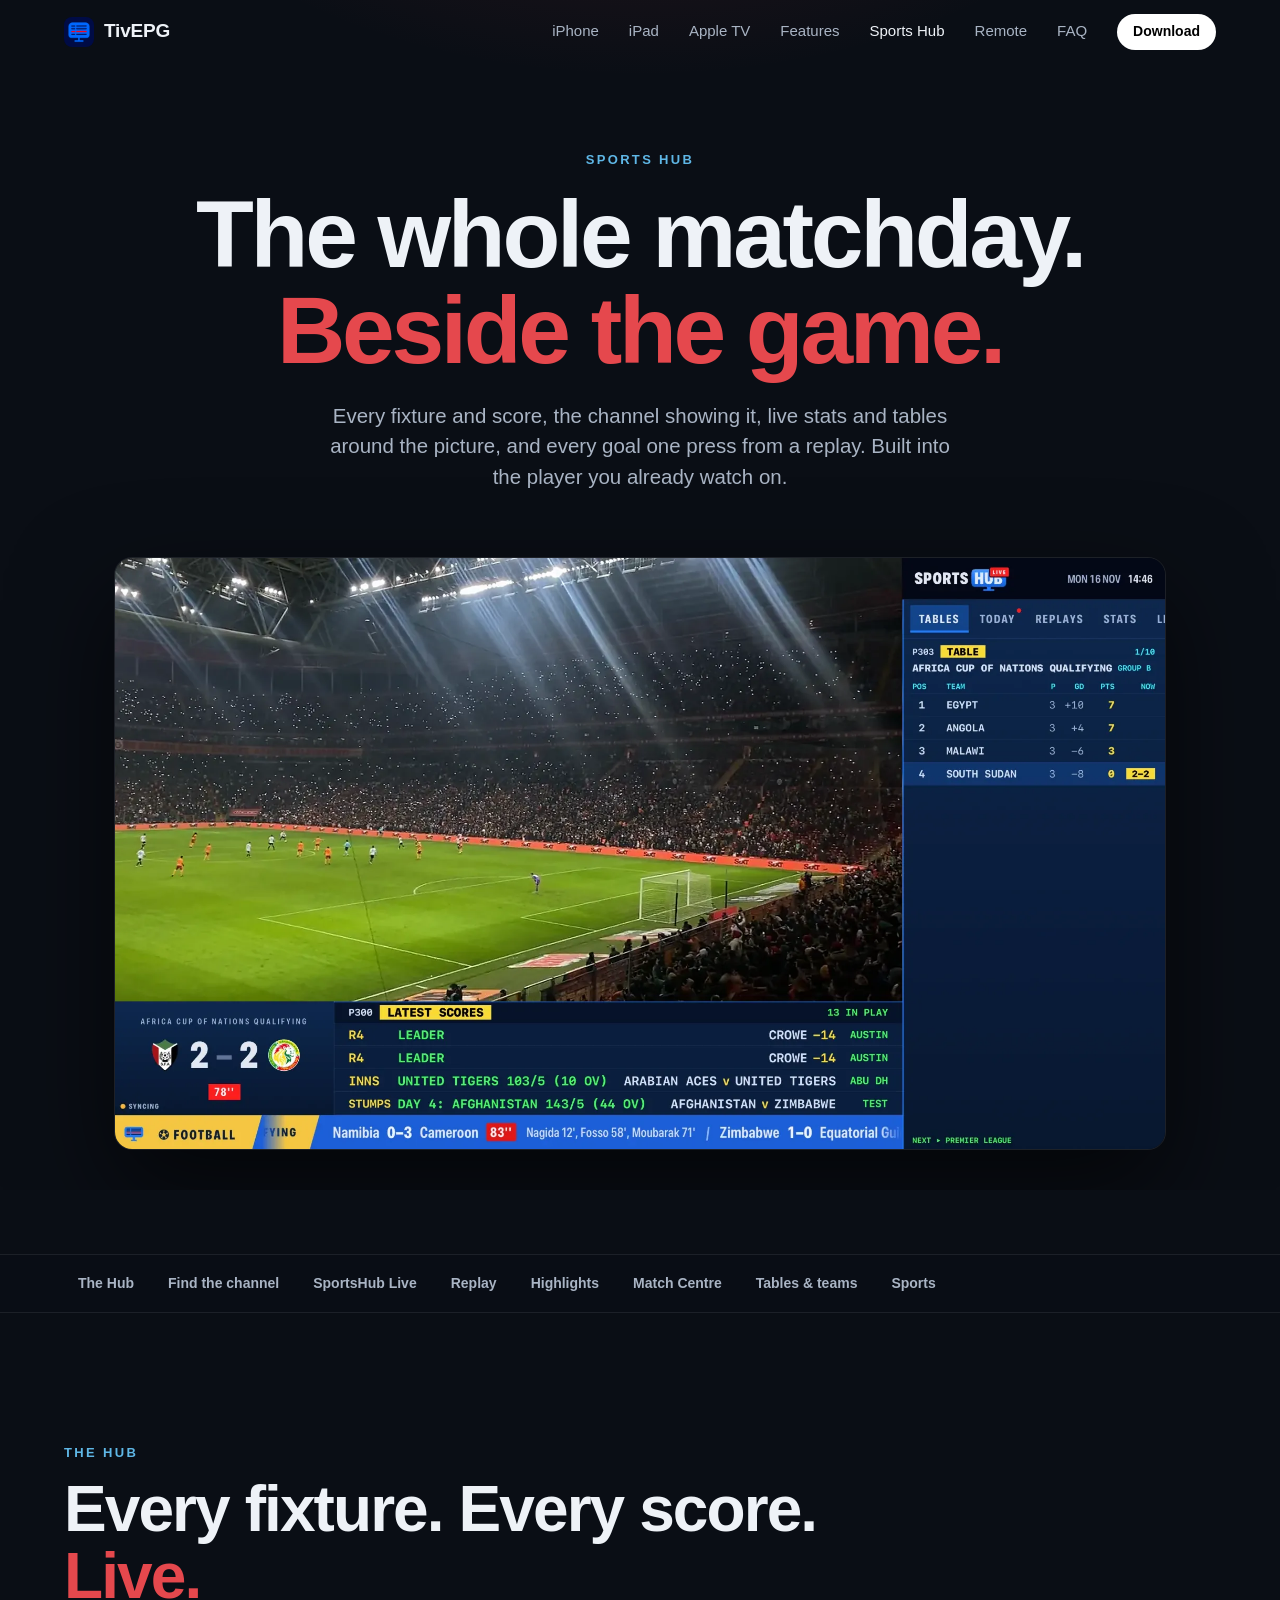
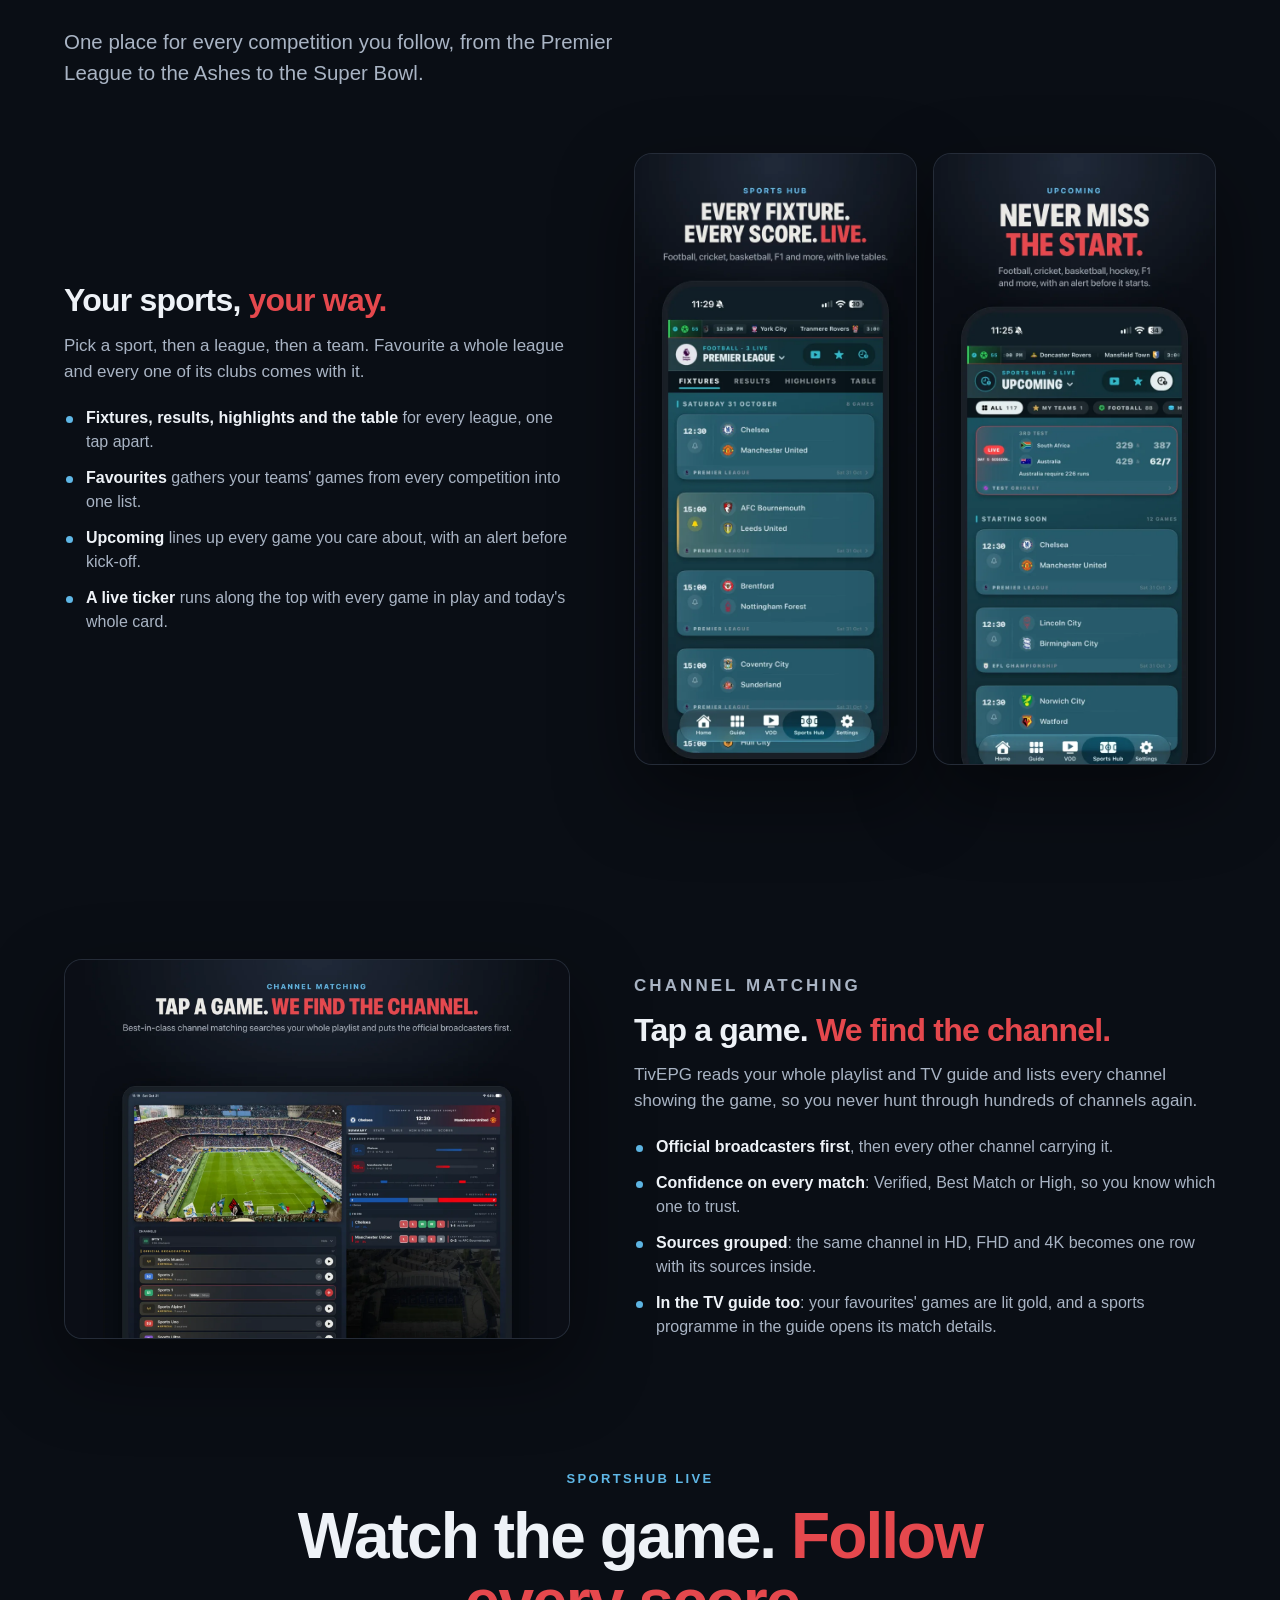
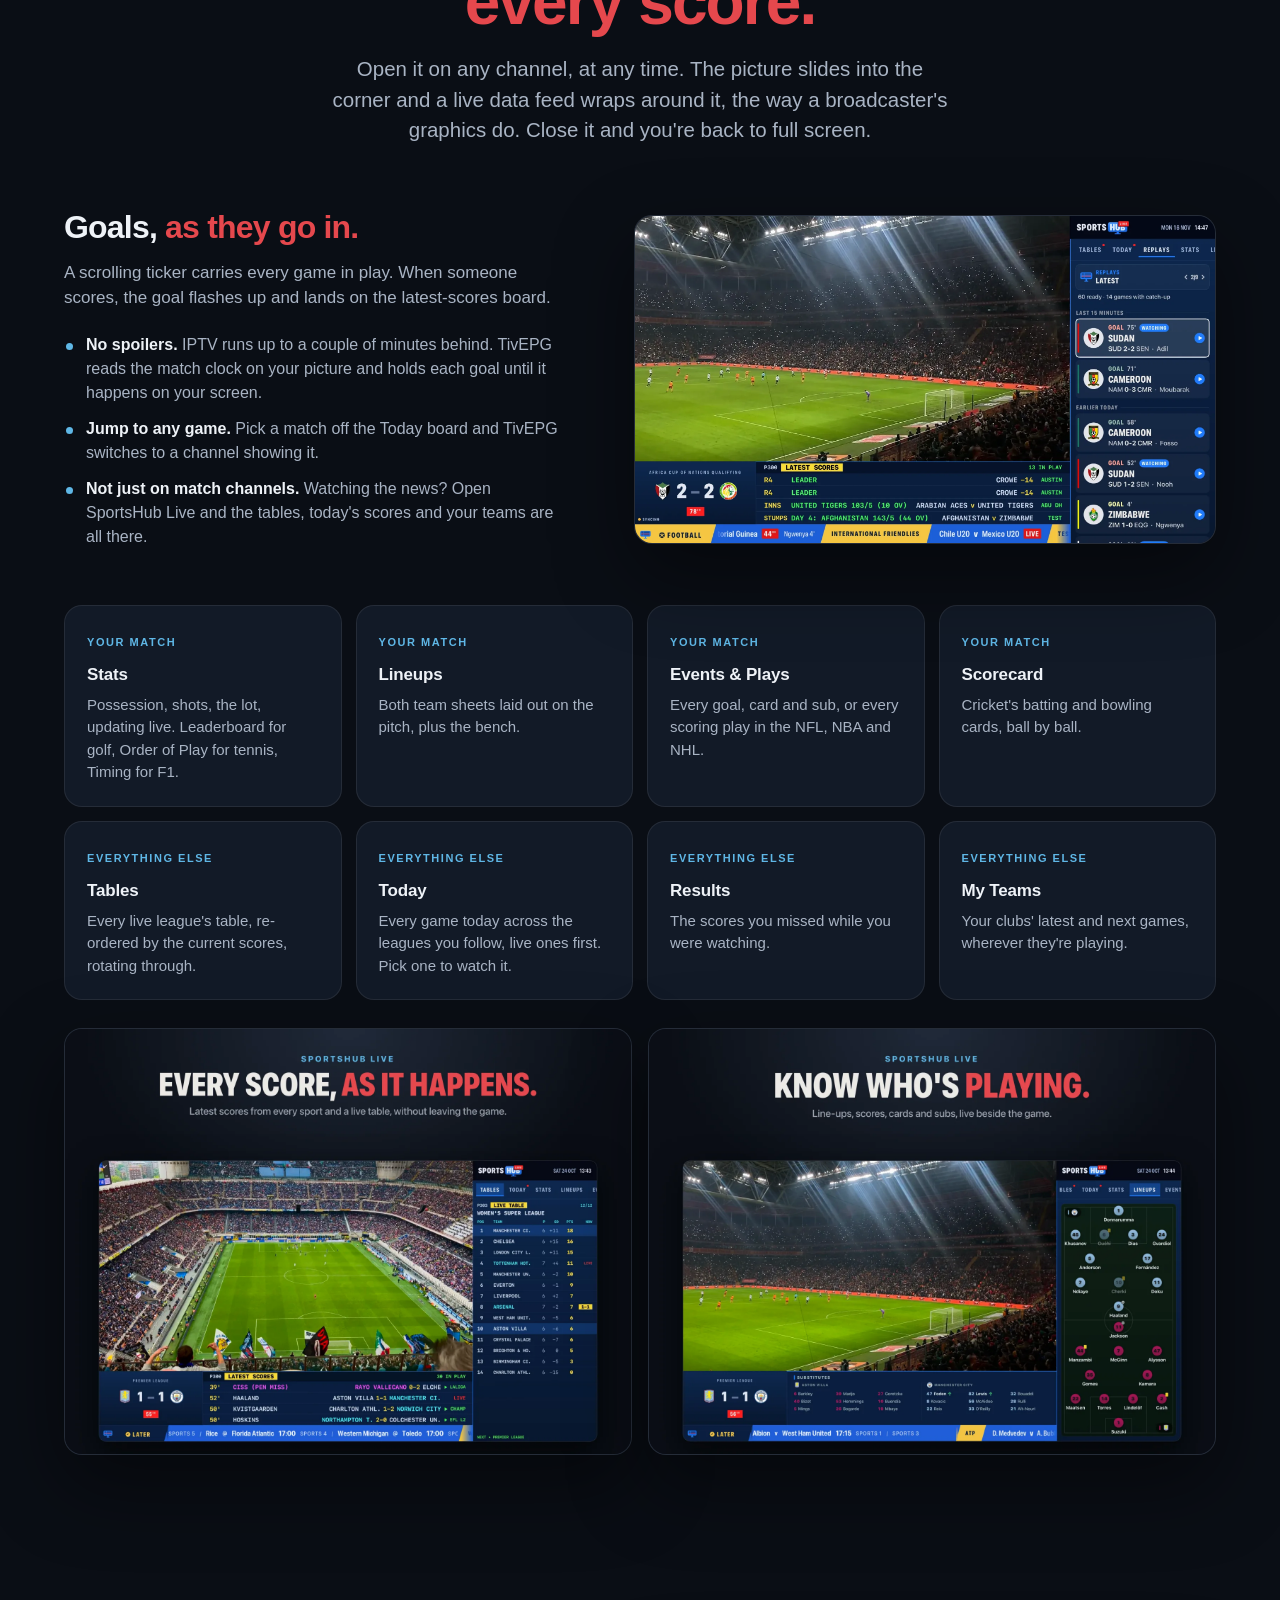
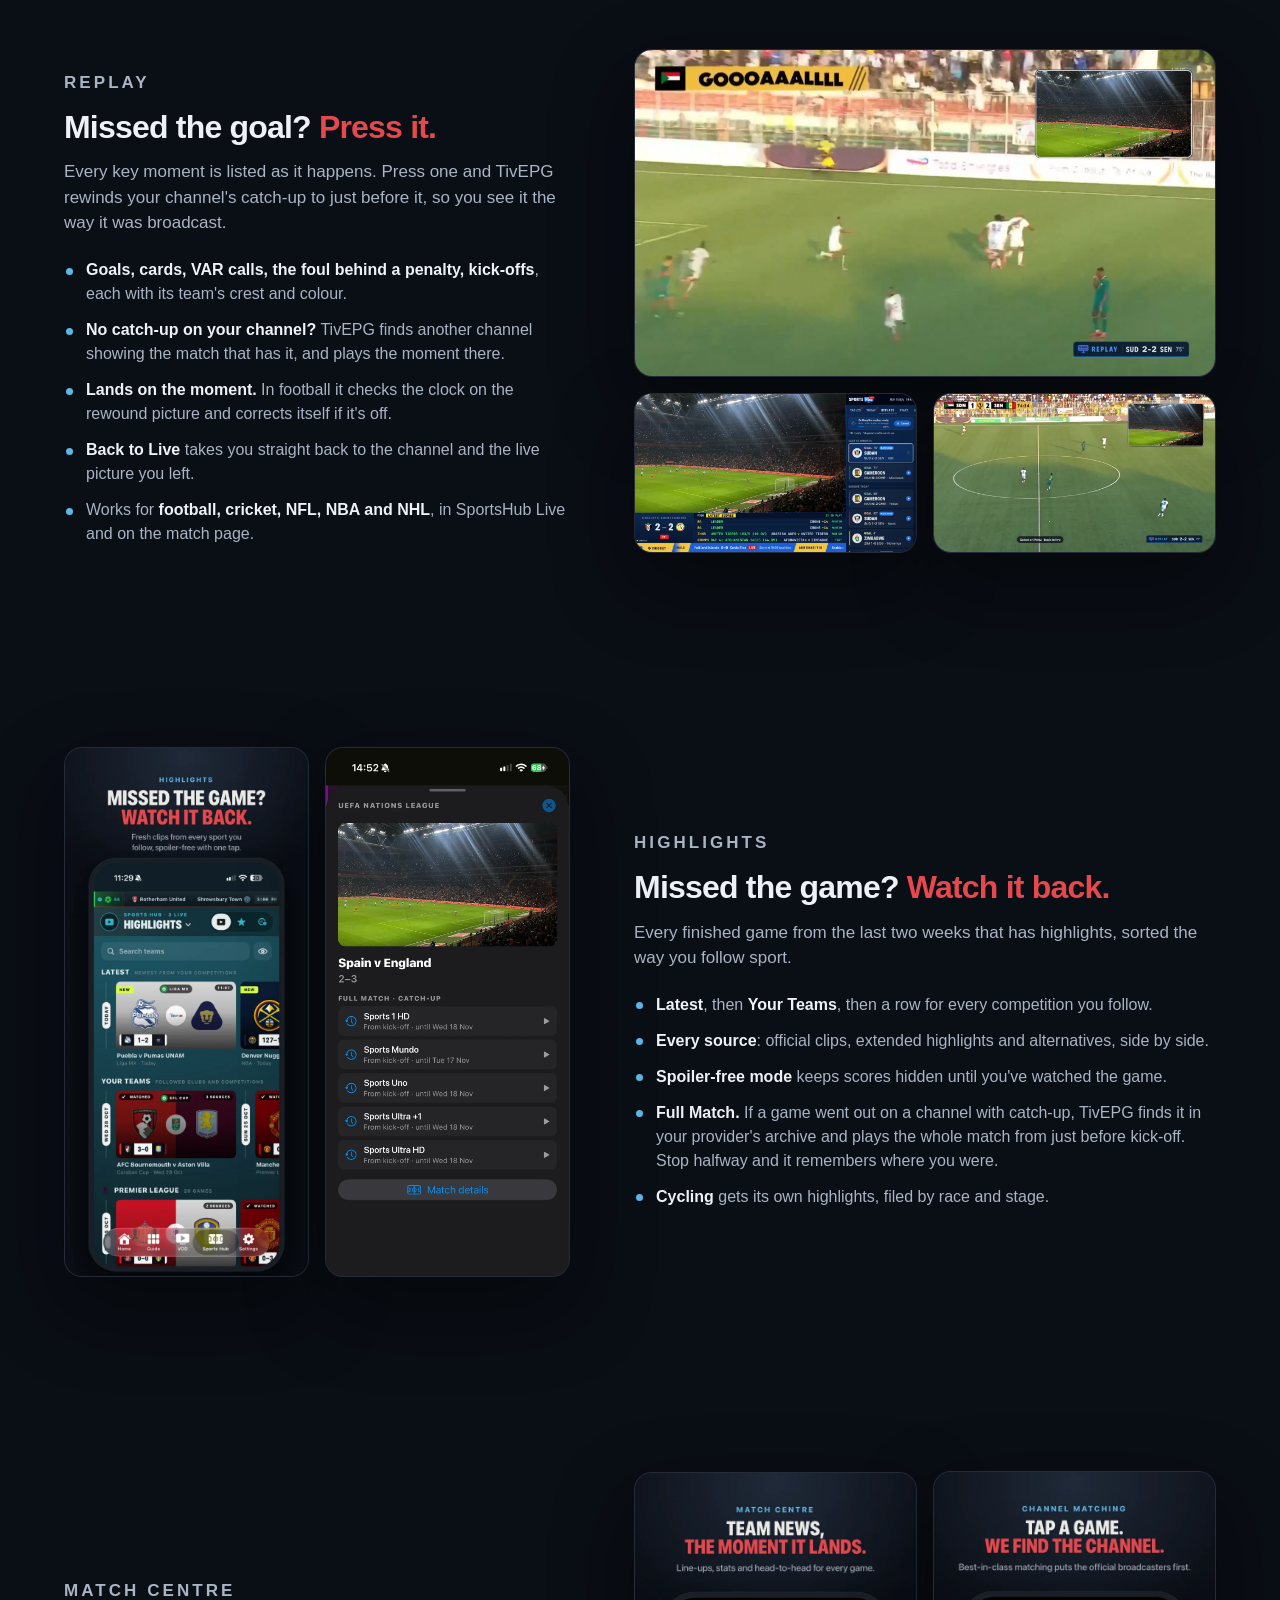
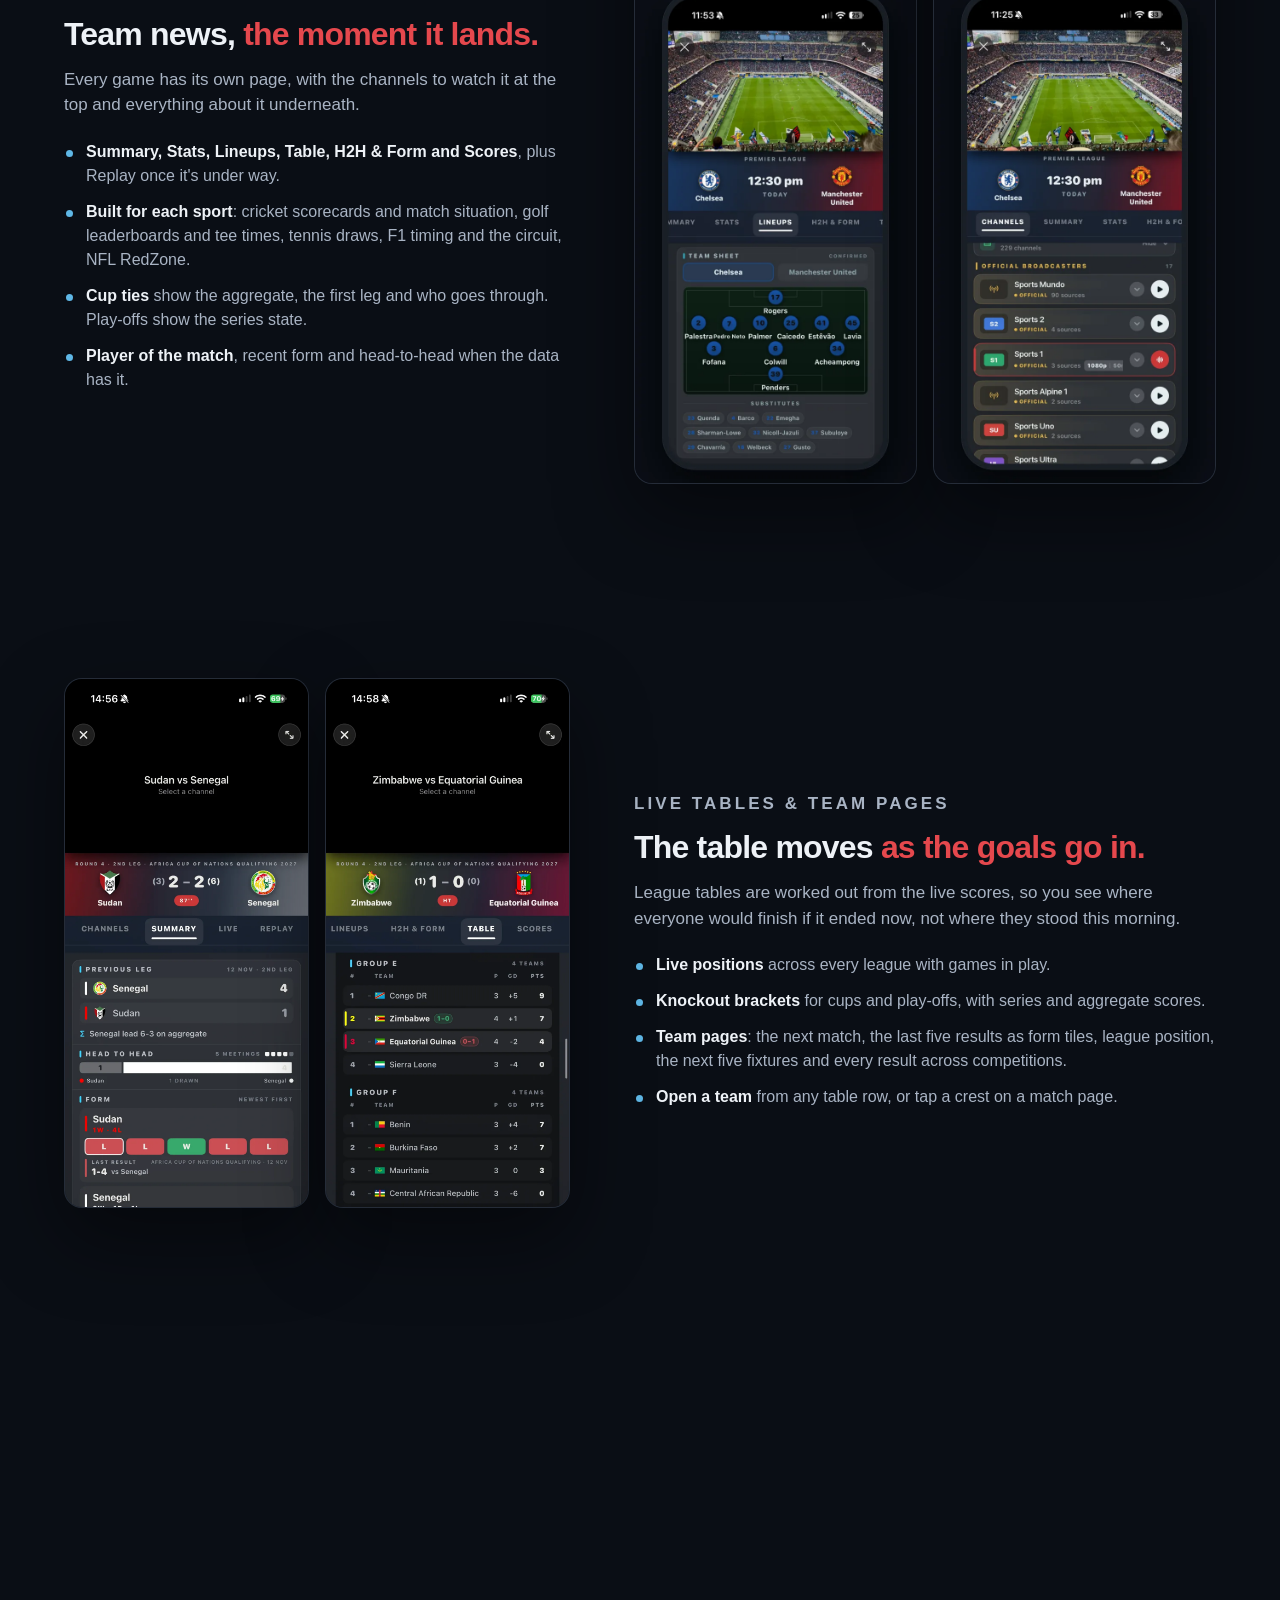
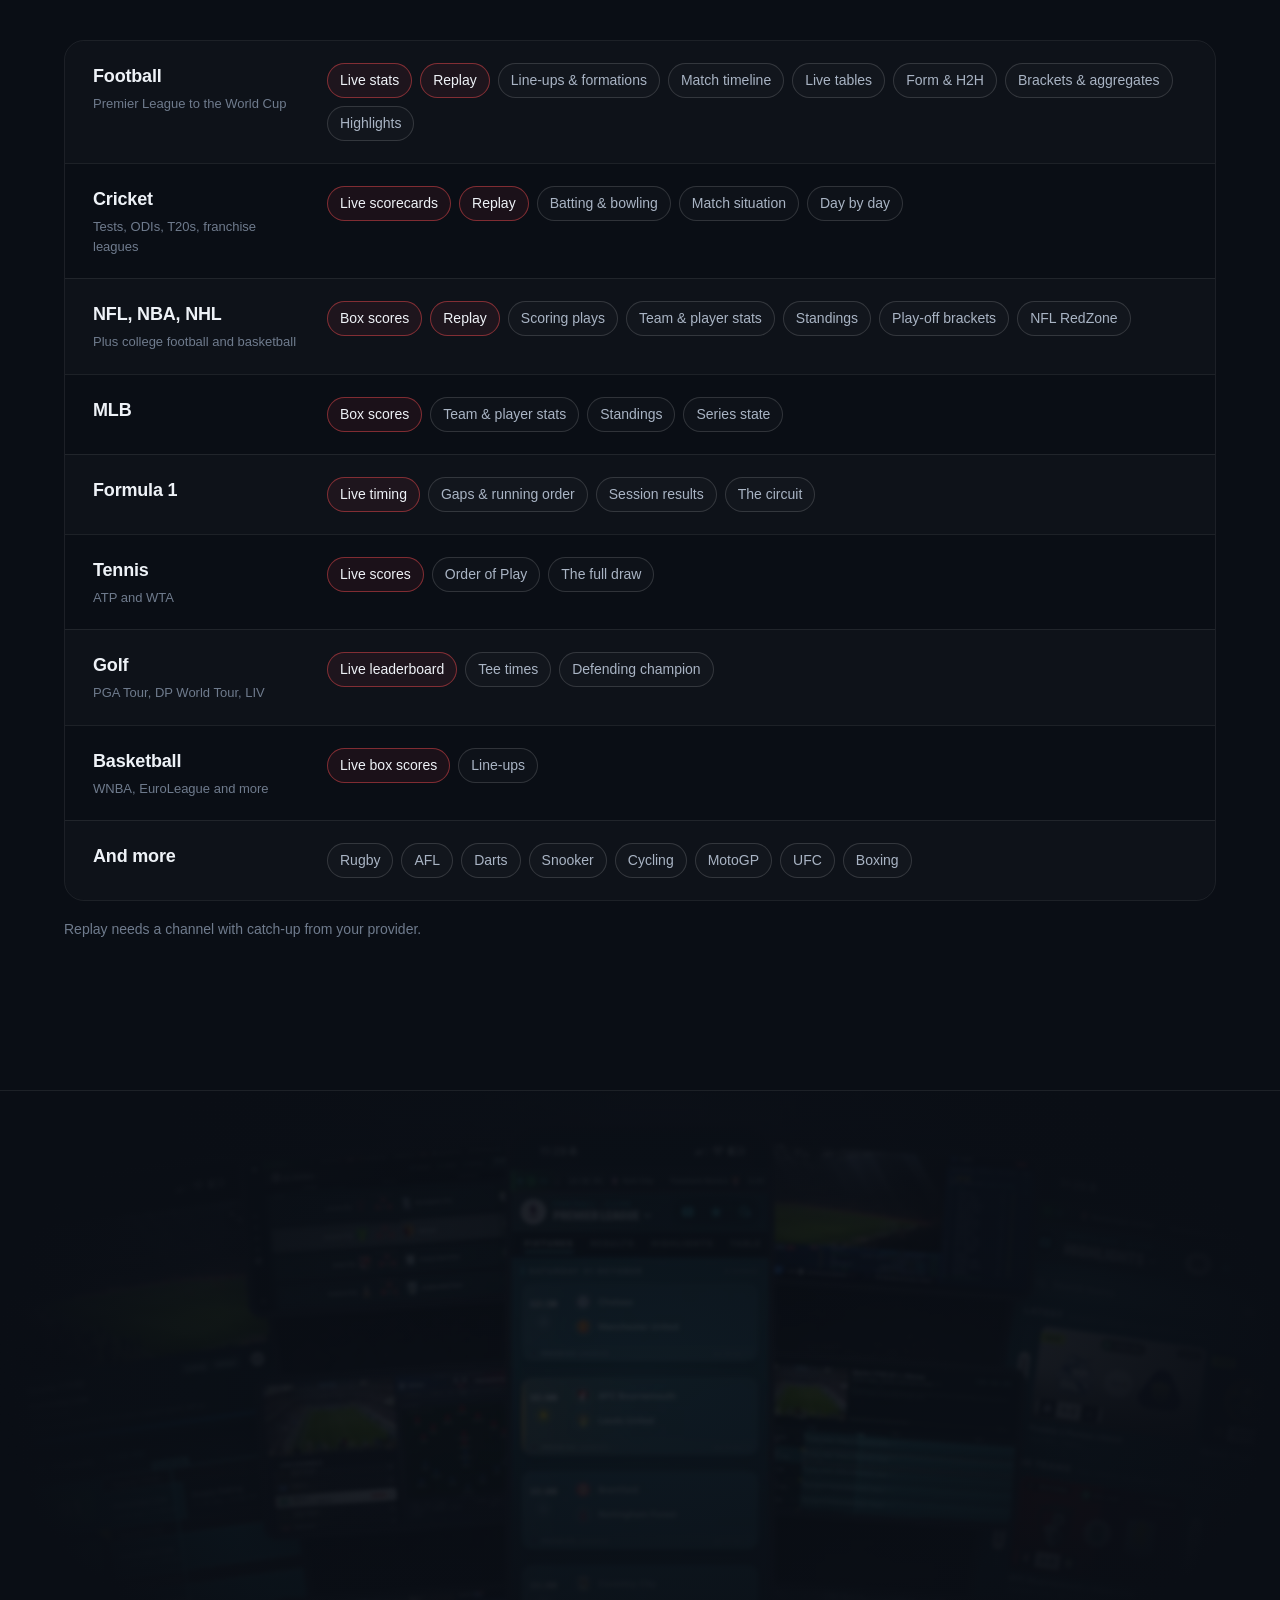
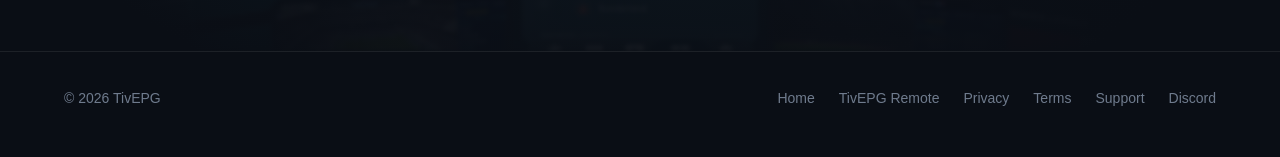
<file: docs/sportshub.html>
<!DOCTYPE html>
<html lang="en">
<head>
  <meta charset="UTF-8" />
  <meta name="viewport" content="width=device-width, initial-scale=1, viewport-fit=cover" />
  <title>Sports Hub: live scores, stats and Replay beside the game | TivEPG</title>
  <meta name="description" content="The TivEPG Sports Hub: every fixture and score, the channel showing it, SportsHub Live stats and tables beside the picture, Replay of every goal from your catch-up, highlights and full-match replays. Football, cricket, NFL, NBA, F1, tennis, golf and more." />
  <link rel="canonical" href="https://tivepg.com/sportshub" />
  <meta name="theme-color" content="#0A0E15" />
  <meta name="apple-itunes-app" content="app-id=6755161632" />
  <meta property="og:type" content="website" />
  <meta property="og:site_name" content="TivEPG" />
  <meta property="og:url" content="https://tivepg.com/sportshub" />
  <meta property="og:title" content="TivEPG Sports Hub: the whole matchday, beside the game" />
  <meta property="og:description" content="Live stats, live tables, every other score and Replay of every goal, without leaving the channel you're watching." />
  <meta property="og:image" content="https://tivepg.com/og-image.jpg" />
  <meta name="twitter:card" content="summary_large_image" />
  <link rel="icon" type="image/png" href="favicon.png" />
  <link rel="apple-touch-icon" href="apple-touch-icon.png" />

  <script async src="https://www.googletagmanager.com/gtag/js?id=G-1RVT0SKV1F"></script>
  <script>
    window.dataLayer = window.dataLayer || [];
    function gtag(){dataLayer.push(arguments);}
    gtag('js', new Date());
    gtag('config', 'G-1RVT0SKV1F');
  </script>

  <link rel="stylesheet" href="site.css?v=20261116" />
  <style>
    .nav-links a.current { color: var(--text); }

    /* Hero */
    .sh-hero { position: relative; padding: 150px 0 40px; text-align: center; overflow: hidden; }
    .sh-hero::before { content: ""; position: absolute; inset: -20% -10% auto; height: 900px; pointer-events: none;
      background: radial-gradient(50% 50% at 50% 0%, rgba(229,72,77,.16), transparent 70%); }
    .sh-hero .wrap { position: relative; }
    .sh-hero .lede { margin: 22px auto 0; }
    .sh-hero-art { position: relative; max-width: 1100px; margin: 64px auto 0; padding: 0 24px; }
    .sh-hero-art img { width: 100%; border-radius: 18px; border: 1px solid var(--line); box-shadow: 0 40px 100px rgba(0,0,0,.6); }

    /* Chapter strip */
    .chapters { position: sticky; top: 64px; z-index: 40; margin-top: 64px; background: rgba(10,14,21,.82); border-block: 1px solid var(--line);
      backdrop-filter: saturate(180%) blur(20px); -webkit-backdrop-filter: saturate(180%) blur(20px); }
    .chapters ul { list-style: none; display: flex; gap: 6px; overflow-x: auto; scrollbar-width: none; max-width: var(--max); margin: 0 auto; padding: 10px 24px; }
    .chapters ul::-webkit-scrollbar { display: none; }
    .chapters a { display: block; white-space: nowrap; padding: 8px 14px; border-radius: 999px; font-size: 14px; font-weight: 600; color: var(--text-2); transition: color .2s, background .2s; }
    .chapters a:hover { color: var(--text); }
    .chapters a.active { background: #fff; color: #0A0E15; }

    /* Feature chapters */
    .chapter { padding: 130px 0 0; scroll-margin-top: 90px; }
    .chapter-head { max-width: 760px; }
    .chapter-head .headline { margin-top: 14px; }
    .chapter-head .lede { margin-top: 18px; }
    .chapter.center .chapter-head { margin: 0 auto; text-align: center; }
    .chapter.center .chapter-head .lede { margin-left: auto; margin-right: auto; }

    .feature { display: grid; grid-template-columns: minmax(0, 1fr) minmax(0, 1.15fr); gap: 64px; align-items: center; margin-top: 64px; }
    .feature.flip > :first-child { order: 2; }
    .feature h3 { font-size: clamp(24px, 2.6vw, 32px); font-weight: 800; letter-spacing: -0.025em; line-height: 1.12; }
    .feature h3 em { font-style: normal; color: var(--red); }
    .feature > div > p { margin-top: 14px; color: var(--text-2); font-size: 17px; }
    .facts { list-style: none; margin-top: 22px; display: grid; gap: 12px; }
    .facts li { position: relative; padding-left: 22px; color: var(--text-2); font-size: 16px; }
    .facts li::before { content: ""; position: absolute; left: 2px; top: .62em; width: 7px; height: 7px; border-radius: 50%; background: var(--blue); }
    .facts b { color: var(--text); font-weight: 600; }

    /* Media */
    .media { position: relative; display: grid; gap: 16px; }
    .media.pair { grid-template-columns: 1fr 1fr; align-items: end; }
    .media figure { border-radius: 18px; overflow: hidden; border: 1px solid var(--line); background: var(--card); cursor: zoom-in; box-shadow: 0 30px 80px rgba(0,0,0,.45); }
    .media img { width: 100%; height: auto; }
    .media .portrait { max-width: 320px; justify-self: center; }
    .media.pair .portrait { max-width: none; }
    .media figcaption { padding: 10px 14px; font-size: 13px; color: var(--text-3); border-top: 1px solid var(--line); }

    /* Screenshot slots: show the image when it exists, a labelled placeholder until then */
    .slot { position: relative; }
    .slot.missing { cursor: default; display: grid; place-items: center; text-align: center; min-height: 260px;
      background: repeating-linear-gradient(135deg, rgba(255,255,255,.025) 0 12px, transparent 12px 24px), var(--ground-2);
      border: 1px dashed var(--line-2); box-shadow: none; }
    .slot.missing img { display: none; }
    .slot.missing::after { content: attr(data-label); max-width: 80%; font-size: 14px; color: var(--text-3); line-height: 1.5; }
    .slot.missing.tall { aspect-ratio: 1320 / 2868; min-height: 0; }
    .slot.missing.wide { aspect-ratio: 16 / 9; min-height: 0; }
    .slot.missing.tab { aspect-ratio: 4 / 3; min-height: 0; }
    .slot.missing figcaption { display: none; }

    /* Tab list for SportsHub Live */
    .tabs-grid { display: grid; grid-template-columns: repeat(4, 1fr); gap: 14px; margin-top: 56px; }
    .tabcard { padding: 22px; border-radius: 18px; background: var(--card); border: 1px solid var(--line); }
    .tabcard b { display: block; font-size: 17px; font-weight: 700; letter-spacing: -0.01em; }
    .tabcard span { display: block; margin-top: 6px; font-size: 15px; color: var(--text-2); }
    .tabcard .tag { display: inline-block; margin-bottom: 12px; font-size: 11px; font-weight: 700; letter-spacing: .14em; text-transform: uppercase; color: var(--blue); }

    /* Sports table */
    .sports { margin-top: 56px; border: 1px solid var(--line); border-radius: 20px; overflow: hidden; }
    .sports-row { display: grid; grid-template-columns: 210px 1fr; gap: 24px; padding: 22px 28px; border-top: 1px solid var(--line); }
    .sports-row:first-child { border-top: 0; }
    .sports-row:nth-child(odd) { background: rgba(255,255,255,.015); }
    .sports-row b { font-size: 18px; font-weight: 700; letter-spacing: -0.01em; }
    .sports-row b small { display: block; margin-top: 4px; font-size: 13px; font-weight: 500; color: var(--text-3); letter-spacing: 0; }
    .chiprow { display: flex; flex-wrap: wrap; gap: 8px; align-content: start; }
    .chiprow span { padding: 6px 12px; border-radius: 999px; font-size: 14px; color: var(--text-2); border: 1px solid var(--line-2); background: rgba(255,255,255,.02); }
    .chiprow span.hot { color: var(--text); border-color: rgba(229,72,77,.5); background: rgba(229,72,77,.08); }
    .sports-note { margin-top: 18px; font-size: 14px; color: var(--text-3); }

    @media (max-width: 980px) {
      .feature, .feature.flip { grid-template-columns: 1fr; gap: 36px; }
      .feature.flip > :first-child { order: 0; }
      .tabs-grid { grid-template-columns: repeat(2, 1fr); }
    }
    @media (max-width: 720px) {
      .sh-hero { padding-top: 116px; }
      .sh-hero-art { padding: 0 16px; margin-top: 44px; }
      .chapters { top: 64px; }
      .chapter { padding-top: 96px; scroll-margin-top: 112px; }
      .feature { margin-top: 44px; }
      .tabs-grid { grid-template-columns: 1fr; }
      .sports-row { grid-template-columns: 1fr; gap: 12px; padding: 20px; }
      .media.pair { gap: 10px; }
    }
  </style>
</head>
<body>

<svg width="0" height="0" style="position:absolute" aria-hidden="true">
  <symbol id="i-apple" viewBox="0 0 24 24"><path fill="currentColor" d="M16.37 12.62c-.02-2.3 1.88-3.4 1.96-3.46-1.07-1.56-2.73-1.78-3.32-1.8-1.41-.14-2.76.83-3.47.83-.72 0-1.82-.81-2.99-.79-1.54.02-2.96.9-3.75 2.27-1.6 2.78-.41 6.89 1.15 9.14.76 1.1 1.67 2.34 2.86 2.3 1.15-.05 1.58-.74 2.97-.74 1.38 0 1.77.74 2.98.72 1.24-.02 2.02-1.12 2.77-2.23.87-1.28 1.23-2.52 1.25-2.58-.03-.01-2.39-.92-2.41-3.66zM14.1 5.86c.63-.77 1.06-1.83.94-2.89-.91.04-2.02.61-2.67 1.37-.58.67-1.1 1.76-.96 2.8 1.02.08 2.06-.52 2.69-1.28z"/></symbol>
  <symbol id="i-close" viewBox="0 0 24 24"><path d="M6 6l12 12M18 6 6 18" stroke="currentColor" stroke-width="2.2" stroke-linecap="round"/></symbol>
</svg>

<header class="nav" id="nav">
  <div class="wrap">
    <a href="/" class="brand"><img src="apple-touch-icon.png" alt="" width="30" height="30" />TivEPG</a>
    <ul class="nav-links">
      <li><a href="/#iphone">iPhone</a></li>
      <li><a href="/#ipad">iPad</a></li>
      <li><a href="/#apple-tv">Apple TV</a></li>
      <li><a href="/#key-features">Features</a></li>
      <li><a href="/sportshub" class="current" aria-current="page">Sports Hub</a></li>
      <li><a href="/help/">Remote</a></li>
      <li><a href="/#faq">FAQ</a></li>
      <li><a class="nav-get" href="https://apps.apple.com/gb/app/tivepg-iptv-player-sports-hub/id6755161632">Download</a></li>
    </ul>
  </div>
</header>

<main>

  <!-- ============ HERO ============ -->
  <section class="sh-hero">
    <div class="wrap">
      <p class="eyebrow">Sports Hub</p>
      <h1 class="display" style="margin-top:16px">The whole matchday.<br /><span class="accent">Beside the game.</span></h1>
      <p class="lede">Every fixture and score, the channel showing it, live stats and tables around the picture, and every goal one press from a replay. Built into the player you already watch on.</p>
    </div>
    <div class="sh-hero-art">
      <img src="screens/tv/live-tables.webp" alt="SportsHub Live on Apple TV: the match in the corner, the live group table on the right and the latest scores along the bottom" width="2000" height="1125" fetchpriority="high" />
    </div>
  </section>

  <nav class="chapters" aria-label="Sports Hub features">
    <ul>
      <li><a href="#hub">The Hub</a></li>
      <li><a href="#channels">Find the channel</a></li>
      <li><a href="#live">SportsHub Live</a></li>
      <li><a href="#replay">Replay</a></li>
      <li><a href="#highlights">Highlights</a></li>
      <li><a href="#match-centre">Match Centre</a></li>
      <li><a href="#tables">Tables &amp; teams</a></li>
      <li><a href="#sports">Sports</a></li>
    </ul>
  </nav>

  <!-- ============ 1. THE HUB ============ -->
  <section class="chapter" id="hub">
    <div class="wrap">
      <div class="chapter-head reveal">
        <p class="eyebrow">The Hub</p>
        <h2 class="headline">Every fixture. Every score. <span class="accent">Live.</span></h2>
        <p class="lede">One place for every competition you follow, from the Premier League to the Ashes to the Super Bowl.</p>
      </div>

      <div class="feature reveal">
        <div>
          <h3>Your sports, <em>your way.</em></h3>
          <p>Pick a sport, then a league, then a team. Favourite a whole league and every one of its clubs comes with it.</p>
          <ul class="facts">
            <li><b>Fixtures, results, highlights and the table</b> for every league, one tap apart.</li>
            <li><b>Favourites</b> gathers your teams' games from every competition into one list.</li>
            <li><b>Upcoming</b> lines up every game you care about, with an alert before kick-off.</li>
            <li><b>A live ticker</b> runs along the top with every game in play and today's whole card.</li>
          </ul>
        </div>
        <div class="media pair">
          <figure class="portrait"><img src="screens/iphone/01-hub.webp" alt="Sports Hub on iPhone: fixtures with live scores" loading="lazy" /></figure>
          <figure class="portrait"><img src="screens/iphone/06-upcoming.webp" alt="Upcoming games across every sport with alerts" loading="lazy" /></figure>
        </div>
      </div>
    </div>
  </section>

  <!-- ============ 2. FIND THE CHANNEL ============ -->
  <section class="chapter" id="channels">
    <div class="wrap">
      <div class="feature flip reveal">
        <div>
          <p class="eyebrow">Channel matching</p>
          <h3 style="margin-top:14px">Tap a game. <em>We find the channel.</em></h3>
          <p>TivEPG reads your whole playlist and TV guide and lists every channel showing the game, so you never hunt through hundreds of channels again.</p>
          <ul class="facts">
            <li><b>Official broadcasters first</b>, then every other channel carrying it.</li>
            <li><b>Confidence on every match</b>: Verified, Best Match or High, so you know which one to trust.</li>
            <li><b>Sources grouped</b>: the same channel in HD, FHD and 4K becomes one row with its sources inside.</li>
            <li><b>In the TV guide too</b>: your favourites' games are lit gold, and a sports programme in the guide opens its match details.</li>
          </ul>
        </div>
        <div class="media">
          <figure><img src="screens/ipad/09-channels.webp" alt="Channel matching on iPad: official broadcasters for a game" loading="lazy" /></figure>
        </div>
      </div>
    </div>
  </section>

  <!-- ============ 3. SPORTSHUB LIVE ============ -->
  <section class="chapter center" id="live">
    <div class="wrap">
      <div class="chapter-head reveal">
        <p class="eyebrow">SportsHub Live</p>
        <h2 class="headline">Watch the game. <span class="accent">Follow every score.</span></h2>
        <p class="lede">Open it on any channel, at any time. The picture slides into the corner and a live data feed wraps around it, the way a broadcaster's graphics do. Close it and you're back to full screen.</p>
      </div>

      <div class="feature reveal" style="text-align:left">
        <div>
          <h3>Goals, <em>as they go in.</em></h3>
          <p>A scrolling ticker carries every game in play. When someone scores, the goal flashes up and lands on the latest-scores board.</p>
          <ul class="facts">
            <li><b>No spoilers.</b> IPTV runs up to a couple of minutes behind. TivEPG reads the match clock on your picture and holds each goal until it happens on your screen.</li>
            <li><b>Jump to any game.</b> Pick a match off the Today board and TivEPG switches to a channel showing it.</li>
            <li><b>Not just on match channels.</b> Watching the news? Open SportsHub Live and the tables, today's scores and your teams are all there.</li>
          </ul>
        </div>
        <div class="media">
          <figure><img src="screens/tv/live-replays.webp" alt="SportsHub Live on Apple TV: the latest goals listed beside the game, with the live score and the ticker along the bottom" width="2000" height="1125" loading="lazy" /></figure>
        </div>
      </div>

      <div class="tabs-grid reveal" style="text-align:left">
        <div class="tabcard"><span class="tag">Your match</span><b>Stats</b><span>Possession, shots, the lot, updating live. Leaderboard for golf, Order of Play for tennis, Timing for F1.</span></div>
        <div class="tabcard"><span class="tag">Your match</span><b>Lineups</b><span>Both team sheets laid out on the pitch, plus the bench.</span></div>
        <div class="tabcard"><span class="tag">Your match</span><b>Events &amp; Plays</b><span>Every goal, card and sub, or every scoring play in the NFL, NBA and NHL.</span></div>
        <div class="tabcard"><span class="tag">Your match</span><b>Scorecard</b><span>Cricket's batting and bowling cards, ball by ball.</span></div>
        <div class="tabcard"><span class="tag">Everything else</span><b>Tables</b><span>Every live league's table, re-ordered by the current scores, rotating through.</span></div>
        <div class="tabcard"><span class="tag">Everything else</span><b>Today</b><span>Every game today across the leagues you follow, live ones first. Pick one to watch it.</span></div>
        <div class="tabcard"><span class="tag">Everything else</span><b>Results</b><span>The scores you missed while you were watching.</span></div>
        <div class="tabcard"><span class="tag">Everything else</span><b>My Teams</b><span>Your clubs' latest and next games, wherever they're playing.</span></div>
      </div>

      <div class="media pair reveal" style="margin-top:28px">
        <figure><img src="screens/ipad/06-live-tables.webp" alt="SportsHub Live on iPad: live table and latest scores beside the game" loading="lazy" /></figure>
        <figure><img src="screens/ipad/07-live-lineups.webp" alt="SportsHub Live on iPad: line-ups beside the game" loading="lazy" /></figure>
      </div>
    </div>
  </section>

  <!-- ============ 4. REPLAY ============ -->
  <section class="chapter" id="replay">
    <div class="wrap">
      <div class="feature reveal">
        <div>
          <p class="eyebrow">Replay</p>
          <h3 style="margin-top:14px">Missed the goal? <em>Press it.</em></h3>
          <p>Every key moment is listed as it happens. Press one and TivEPG rewinds your channel's catch-up to just before it, so you see it the way it was broadcast.</p>
          <ul class="facts">
            <li><b>Goals, cards, VAR calls, the foul behind a penalty, kick-offs</b>, each with its team's crest and colour.</li>
            <li><b>No catch-up on your channel?</b> TivEPG finds another channel showing the match that has it, and plays the moment there.</li>
            <li><b>Lands on the moment.</b> In football it checks the clock on the rewound picture and corrects itself if it's off.</li>
            <li><b>Back to Live</b> takes you straight back to the channel and the live picture you left.</li>
            <li>Works for <b>football, cricket, NFL, NBA and NHL</b>, in SportsHub Live and on the match page.</li>
          </ul>
        </div>
        <div class="media">
          <figure><img src="screens/sports/replay.webp" alt="Replay on Apple TV: the goal replayed from catch-up, with the live channel in the corner" width="2000" height="1125" loading="lazy" /></figure>
          <div class="media pair">
            <figure><img src="screens/tv/replay-ready.webp" alt="The Replays tab in SportsHub Live getting a goal ready to play" width="2000" height="1125" loading="lazy" /></figure>
            <figure><img src="screens/sports/replay-back.webp" alt="A replay playing, with Select or Menu to go back to live" width="2000" height="1125" loading="lazy" /></figure>
          </div>
        </div>
      </div>
    </div>
  </section>

  <!-- ============ 5. HIGHLIGHTS ============ -->
  <section class="chapter" id="highlights">
    <div class="wrap">
      <div class="feature flip reveal">
        <div>
          <p class="eyebrow">Highlights</p>
          <h3 style="margin-top:14px">Missed the game? <em>Watch it back.</em></h3>
          <p>Every finished game from the last two weeks that has highlights, sorted the way you follow sport.</p>
          <ul class="facts">
            <li><b>Latest</b>, then <b>Your Teams</b>, then a row for every competition you follow.</li>
            <li><b>Every source</b>: official clips, extended highlights and alternatives, side by side.</li>
            <li><b>Spoiler-free mode</b> keeps scores hidden until you've watched the game.</li>
            <li><b>Full Match.</b> If a game went out on a channel with catch-up, TivEPG finds it in your provider's archive and plays the whole match from just before kick-off. Stop halfway and it remembers where you were.</li>
            <li><b>Cycling</b> gets its own highlights, filed by race and stage.</li>
          </ul>
        </div>
        <div class="media pair">
          <figure class="portrait"><img src="screens/iphone/05-highlights.webp" alt="Highlights on iPhone: latest clips and your teams" loading="lazy" /></figure>
          <figure class="portrait"><img src="screens/sports/full-match.webp" alt="Highlights on iPhone: a finished game with its full match listed on every channel that has it on catch-up" width="920" height="2000" loading="lazy" /></figure>
        </div>
      </div>
    </div>
  </section>

  <!-- ============ 6. MATCH CENTRE ============ -->
  <section class="chapter" id="match-centre">
    <div class="wrap">
      <div class="feature reveal">
        <div>
          <p class="eyebrow">Match Centre</p>
          <h3 style="margin-top:14px">Team news, <em>the moment it lands.</em></h3>
          <p>Every game has its own page, with the channels to watch it at the top and everything about it underneath.</p>
          <ul class="facts">
            <li><b>Summary, Stats, Lineups, Table, H2H &amp; Form and Scores</b>, plus Replay once it's under way.</li>
            <li><b>Built for each sport</b>: cricket scorecards and match situation, golf leaderboards and tee times, tennis draws, F1 timing and the circuit, NFL RedZone.</li>
            <li><b>Cup ties</b> show the aggregate, the first leg and who goes through. Play-offs show the series state.</li>
            <li><b>Player of the match</b>, recent form and head-to-head when the data has it.</li>
          </ul>
        </div>
        <div class="media pair">
          <figure class="portrait"><img src="screens/iphone/08-lineups.webp" alt="Match Centre on iPhone: line-ups on the pitch" loading="lazy" /></figure>
          <figure class="portrait"><img src="screens/iphone/02-channels.webp" alt="Match Centre on iPhone: channels showing the game" loading="lazy" /></figure>
        </div>
      </div>
    </div>
  </section>

  <!-- ============ 7. TABLES & TEAMS ============ -->
  <section class="chapter" id="tables">
    <div class="wrap">
      <div class="feature flip reveal">
        <div>
          <p class="eyebrow">Live tables &amp; team pages</p>
          <h3 style="margin-top:14px">The table moves <em>as the goals go in.</em></h3>
          <p>League tables are worked out from the live scores, so you see where everyone would finish if it ended now, not where they stood this morning.</p>
          <ul class="facts">
            <li><b>Live positions</b> across every league with games in play.</li>
            <li><b>Knockout brackets</b> for cups and play-offs, with series and aggregate scores.</li>
            <li><b>Team pages</b>: the next match, the last five results as form tiles, league position, the next five fixtures and every result across competitions.</li>
            <li><b>Open a team</b> from any table row, or tap a crest on a match page.</li>
          </ul>
        </div>
        <div class="media pair">
          <figure class="portrait"><img src="screens/sports/match-summary.webp" alt="Match Centre on iPhone: the previous leg, the aggregate, head-to-head and each team's form" width="920" height="2000" loading="lazy" /></figure>
          <figure class="portrait"><img src="screens/sports/live-table.webp" alt="A live group table on iPhone, with each team's current score beside it" width="920" height="2000" loading="lazy" /></figure>
        </div>
      </div>
    </div>
  </section>

  <!-- ============ 8. SPORTS ============ -->
  <section class="chapter" id="sports">
    <div class="wrap">
      <div class="chapter-head reveal">
        <p class="eyebrow">Sports</p>
        <h2 class="headline">From kick-off <span class="accent">to the 18th green.</span></h2>
        <p class="lede">Every sport gets fixtures, results and the channels showing it. These get live data you can open while you watch.</p>
      </div>

      <div class="sports reveal">
        <div class="sports-row"><b>Football<small>Premier League to the World Cup</small></b>
          <div class="chiprow"><span class="hot">Live stats</span><span class="hot">Replay</span><span>Line-ups &amp; formations</span><span>Match timeline</span><span>Live tables</span><span>Form &amp; H2H</span><span>Brackets &amp; aggregates</span><span>Highlights</span></div></div>
        <div class="sports-row"><b>Cricket<small>Tests, ODIs, T20s, franchise leagues</small></b>
          <div class="chiprow"><span class="hot">Live scorecards</span><span class="hot">Replay</span><span>Batting &amp; bowling</span><span>Match situation</span><span>Day by day</span></div></div>
        <div class="sports-row"><b>NFL, NBA, NHL<small>Plus college football and basketball</small></b>
          <div class="chiprow"><span class="hot">Box scores</span><span class="hot">Replay</span><span>Scoring plays</span><span>Team &amp; player stats</span><span>Standings</span><span>Play-off brackets</span><span>NFL RedZone</span></div></div>
        <div class="sports-row"><b>MLB</b>
          <div class="chiprow"><span class="hot">Box scores</span><span>Team &amp; player stats</span><span>Standings</span><span>Series state</span></div></div>
        <div class="sports-row"><b>Formula 1</b>
          <div class="chiprow"><span class="hot">Live timing</span><span>Gaps &amp; running order</span><span>Session results</span><span>The circuit</span></div></div>
        <div class="sports-row"><b>Tennis<small>ATP and WTA</small></b>
          <div class="chiprow"><span class="hot">Live scores</span><span>Order of Play</span><span>The full draw</span></div></div>
        <div class="sports-row"><b>Golf<small>PGA Tour, DP World Tour, LIV</small></b>
          <div class="chiprow"><span class="hot">Live leaderboard</span><span>Tee times</span><span>Defending champion</span></div></div>
        <div class="sports-row"><b>Basketball<small>WNBA, EuroLeague and more</small></b>
          <div class="chiprow"><span class="hot">Live box scores</span><span>Line-ups</span></div></div>
        <div class="sports-row"><b>And more</b>
          <div class="chiprow"><span>Rugby</span><span>AFL</span><span>Darts</span><span>Snooker</span><span>Cycling</span><span>MotoGP</span><span>UFC</span><span>Boxing</span></div></div>
      </div>
      <p class="sports-note">Replay needs a channel with catch-up from your provider.</p>
    </div>
  </section>

  <!-- ============ CTA ============ -->
  <section class="final">
    <div class="wrap reveal">
      <img class="icon" src="apple-touch-icon.png" alt="" width="96" height="96" loading="lazy" />
      <h2 class="headline">Kick-off is waiting.</h2>
      <div class="hero-cta">
        <a class="btn btn-store" href="https://apps.apple.com/gb/app/tivepg-iptv-player-sports-hub/id6755161632">
          <svg><use href="#i-apple"/></svg><span><small>Download on the</small><b>App Store</b></span>
        </a>
        <a class="btn btn-ghost" href="https://discord.gg/CvKnmsVUdM" target="_blank" rel="noopener">Join the Discord</a>
      </div>
      <p class="fine">TivEPG is a player only. No channels, streams or subscriptions are included.</p>
    </div>
  </section>
</main>

<footer>
  <div class="wrap">
    <span>&copy; 2026 TivEPG</span>
    <nav>
      <a href="/">Home</a>
      <a href="/help/">TivEPG Remote</a>
      <a href="/privacy">Privacy</a>
      <a href="/terms">Terms</a>
      <a href="/support">Support</a>
      <a href="https://discord.gg/CvKnmsVUdM" target="_blank" rel="noopener">Discord</a>
    </nav>
  </div>
</footer>

<div class="lightbox" id="lightbox" role="dialog" aria-modal="true" aria-label="Preview">
  <button class="lightbox-close" type="button" aria-label="Close"><svg><use href="#i-close"/></svg></button>
  <div class="lightbox-body"></div>
</div>

<script>
(() => {
  const nav = document.getElementById('nav');
  const onScroll = () => nav.classList.toggle('solid', window.scrollY > 24);
  onScroll(); window.addEventListener('scroll', onScroll, { passive: true });

  const io = new IntersectionObserver(entries => entries.forEach(e => {
    if (e.isIntersecting) { e.target.classList.add('in'); io.unobserve(e.target); }
  }), { rootMargin: '0px 0px -8% 0px' });
  document.querySelectorAll('.reveal').forEach(el => io.observe(el));

  // Screenshot slots: a placeholder until the image file exists
  document.querySelectorAll('.slot img').forEach(img => {
    const mark = () => img.closest('.slot').classList.add('missing');
    if (img.complete && img.naturalWidth === 0) mark();
    img.addEventListener('error', mark);
    img.loading = 'eager';
  });

  // Chapter strip: highlight the chapter in view
  const links = [...document.querySelectorAll('.chapters a')];
  const chapters = links.map(a => document.querySelector(a.getAttribute('href')));
  let current = null;
  const spy = () => {
    const line = innerHeight * 0.4;
    let id = null;
    chapters.forEach(c => { if (c.getBoundingClientRect().top <= line) id = c.id; });
    if (id === current) return;
    current = id;
    links.forEach(a => {
      const on = a.getAttribute('href') === '#' + id;
      a.classList.toggle('active', on);
      if (on) a.scrollIntoView({ block: 'nearest', inline: 'center', behavior: 'smooth' });
    });
  };
  window.addEventListener('scroll', spy, { passive: true });
  spy();

  // Lightbox
  const box = document.getElementById('lightbox');
  const body = box.querySelector('.lightbox-body');
  const close = () => { box.classList.remove('open'); document.body.style.overflow = ''; setTimeout(() => body.replaceChildren(), 250); };
  document.querySelectorAll('.media figure, .sh-hero-art img').forEach(el => el.addEventListener('click', () => {
    if (el.classList.contains('missing')) return;
    const src = (el.tagName === 'IMG' ? el : el.querySelector('img'));
    const img = new Image(); img.src = src.currentSrc || src.src; img.alt = src.alt;
    body.replaceChildren(img); box.classList.add('open'); document.body.style.overflow = 'hidden';
  }));
  box.addEventListener('click', e => { if (e.target === box || e.target.closest('.lightbox-close')) close(); });
  document.addEventListener('keydown', e => { if (e.key === 'Escape' && box.classList.contains('open')) close(); });
})();
</script>
</body>
</html>
</file>
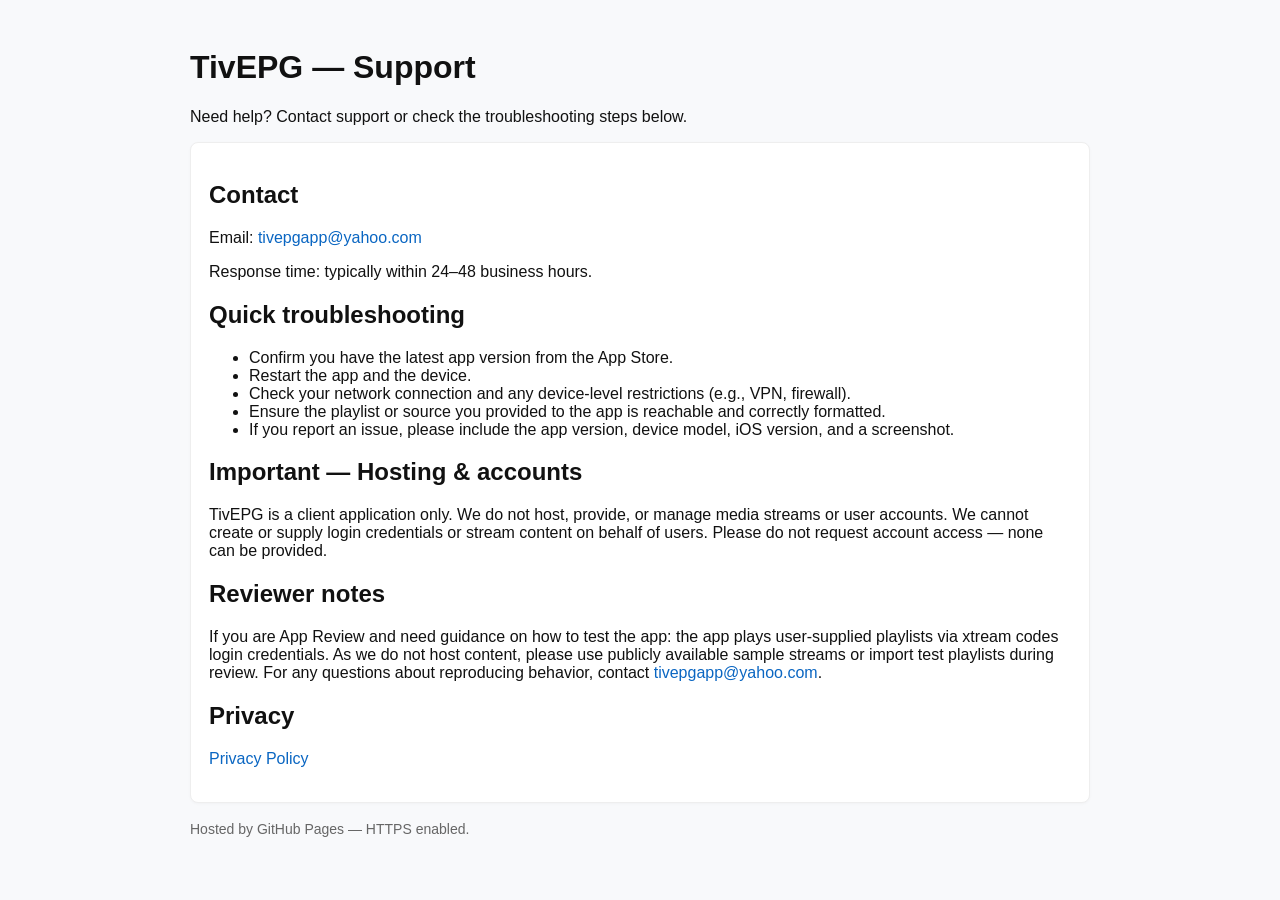
<file: docs/support.html>
<!doctype html>
<html lang="en">
<head>
  <meta charset="utf-8" />
  <meta name="viewport" content="width=device-width,initial-scale=1" />
  <title>Support | TivEPG IPTV Player for iPhone and Apple TV</title>
  <meta name="description" content="Help with TivEPG, the IPTV player for iPhone, iPad and Apple TV: adding playlists, the TV guide and contact details." />
  <link rel="canonical" href="https://tivepg.com/support" />
  <style>
    body { font-family: -apple-system, BlinkMacSystemFont, "Segoe UI", Roboto, Arial, sans-serif; color: #111; padding: 28px; max-width:900px; margin:0 auto; background:#f8f9fb }
    a { color:#0a66c2; text-decoration:none }
    .card { background:#fff; border:1px solid #eee; padding:18px; border-radius:8px; box-shadow:0 1px 3px rgba(0,0,0,.03) }
    footer { margin-top:18px; color:#666; font-size:14px }
  </style>
</head>
<body>
  <header>
    <h1>TivEPG — Support</h1>
    <p>Need help? Contact support or check the troubleshooting steps below.</p>
  </header>

  <div class="card">
    <h2>Contact</h2>
    <p>Email: <a href="mailto:tivepgapp@yahoo.com">tivepgapp@yahoo.com</a></p>
    <p>Response time: typically within 24–48 business hours.</p>

    <h2>Quick troubleshooting</h2>
    <ul>
      <li>Confirm you have the latest app version from the App Store.</li>
      <li>Restart the app and the device.</li>
      <li>Check your network connection and any device-level restrictions (e.g., VPN, firewall).</li>
      <li>Ensure the playlist or source you provided to the app is reachable and correctly formatted.</li>
      <li>If you report an issue, please include the app version, device model, iOS version, and a screenshot.</li>
    </ul>

    <h2>Important — Hosting & accounts</h2>
    <p>TivEPG is a client application only. We do not host, provide, or manage media streams or user accounts. We cannot create or supply login credentials or stream content on behalf of users. Please do not request account access — none can be provided.</p>

    <h2>Reviewer notes</h2>
    <p>If you are App Review and need guidance on how to test the app: the app plays user-supplied playlists via xtream codes login credentials. As we do not host content, please use publicly available sample streams or import test playlists during review. For any questions about reproducing behavior, contact <a href="mailto:tivepgapp@yahoo.com">tivepgapp@yahoo.com</a>.</p>

    <h2>Privacy</h2>
    <p><a href="/privacy">Privacy Policy</a></p>
  </div>

  <footer>
    <p>Hosted by GitHub Pages — HTTPS enabled.</p>
  </footer>
</body>
</html>
</file>
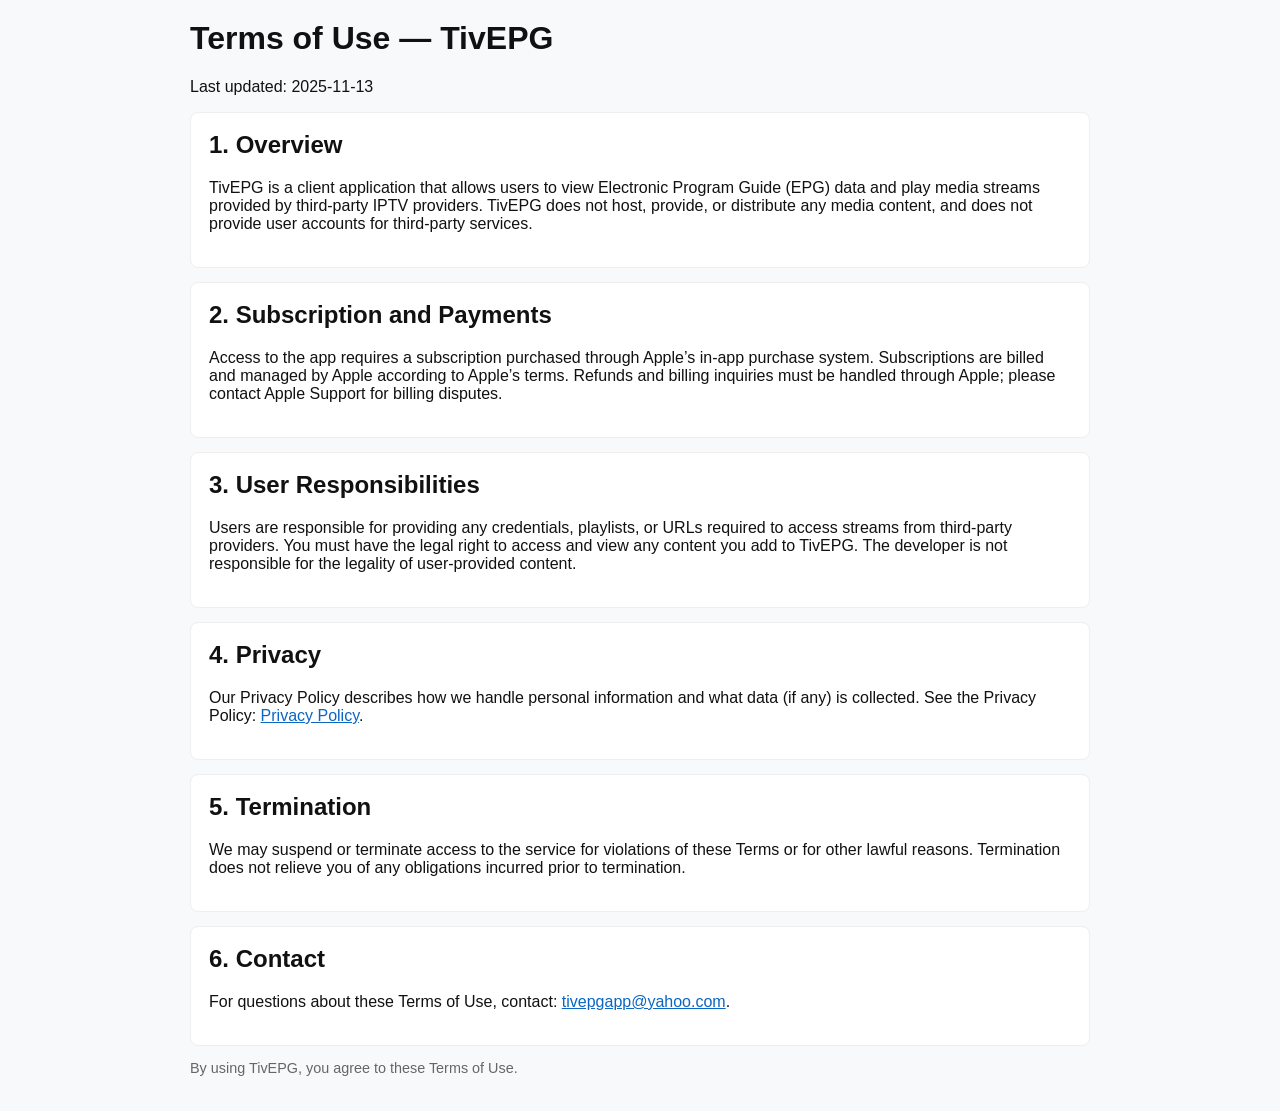
<file: docs/terms.html>
<!doctype html>
<html lang="en">
<head>
  <meta charset="utf-8" />
  <meta name="viewport" content="width=device-width,initial-scale=1" />
  <title>Terms of Use — TivEPG</title>
  <style>
    body { font-family: -apple-system, BlinkMacSystemFont, "Segoe UI", Roboto, Arial; color:#111; padding:20px; max-width:900px; margin:0 auto; background:#f8f9fb }
    h1,h2 { margin-top:0 }
    a { color:#0a66c2 }
    section { background:#fff; border:1px solid #eee; padding:18px; border-radius:8px; margin-bottom:14px }
    footer { font-size:0.9rem; color:#666 }
  </style>
</head>
<body>
  <h1>Terms of Use — TivEPG</h1>
  <p>Last updated: 2025-11-13</p>

  <section>
    <h2>1. Overview</h2>
    <p>TivEPG is a client application that allows users to view Electronic Program Guide (EPG) data and play media streams provided by third‑party IPTV providers. TivEPG does not host, provide, or distribute any media content, and does not provide user accounts for third‑party services.</p>
  </section>

  <section>
    <h2>2. Subscription and Payments</h2>
    <p>Access to the app requires a subscription purchased through Apple’s in‑app purchase system. Subscriptions are billed and managed by Apple according to Apple’s terms. Refunds and billing inquiries must be handled through Apple; please contact Apple Support for billing disputes.</p>
  </section>

  <section>
    <h2>3. User Responsibilities</h2>
    <p>Users are responsible for providing any credentials, playlists, or URLs required to access streams from third‑party providers. You must have the legal right to access and view any content you add to TivEPG. The developer is not responsible for the legality of user‑provided content.</p>
  </section>

  <section>
    <h2>4. Privacy</h2>
    <p>Our Privacy Policy describes how we handle personal information and what data (if any) is collected. See the Privacy Policy: <a href="/privacy">Privacy Policy</a>.</p>
  </section>

  <section>
    <h2>5. Termination</h2>
    <p>We may suspend or terminate access to the service for violations of these Terms or for other lawful reasons. Termination does not relieve you of any obligations incurred prior to termination.</p>
  </section>

  <section>
    <h2>6. Contact</h2>
    <p>For questions about these Terms of Use, contact: <a href="mailto:tivepgapp@yahoo.com">tivepgapp@yahoo.com</a>.</p>
  </section>

  <footer>
    <p>By using TivEPG, you agree to these Terms of Use.</p>
  </footer>
</body>
</html>
</file>
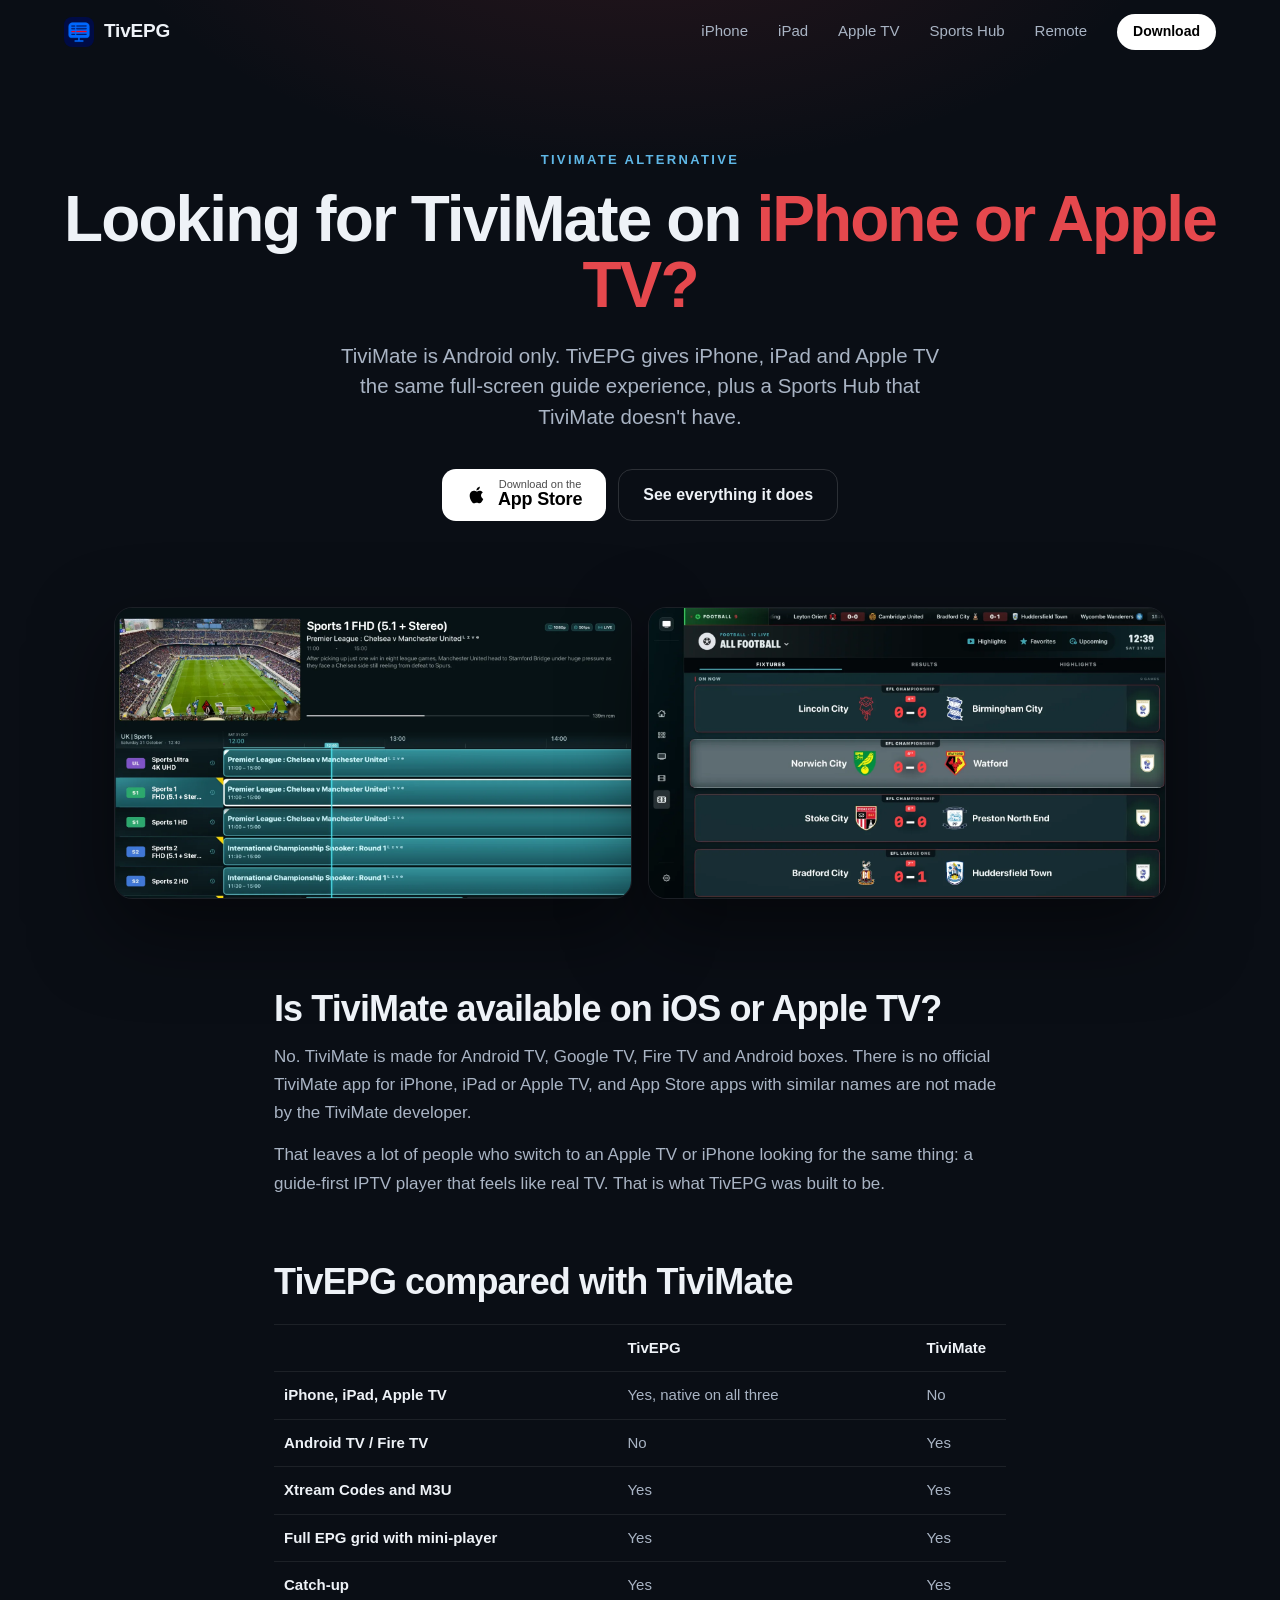
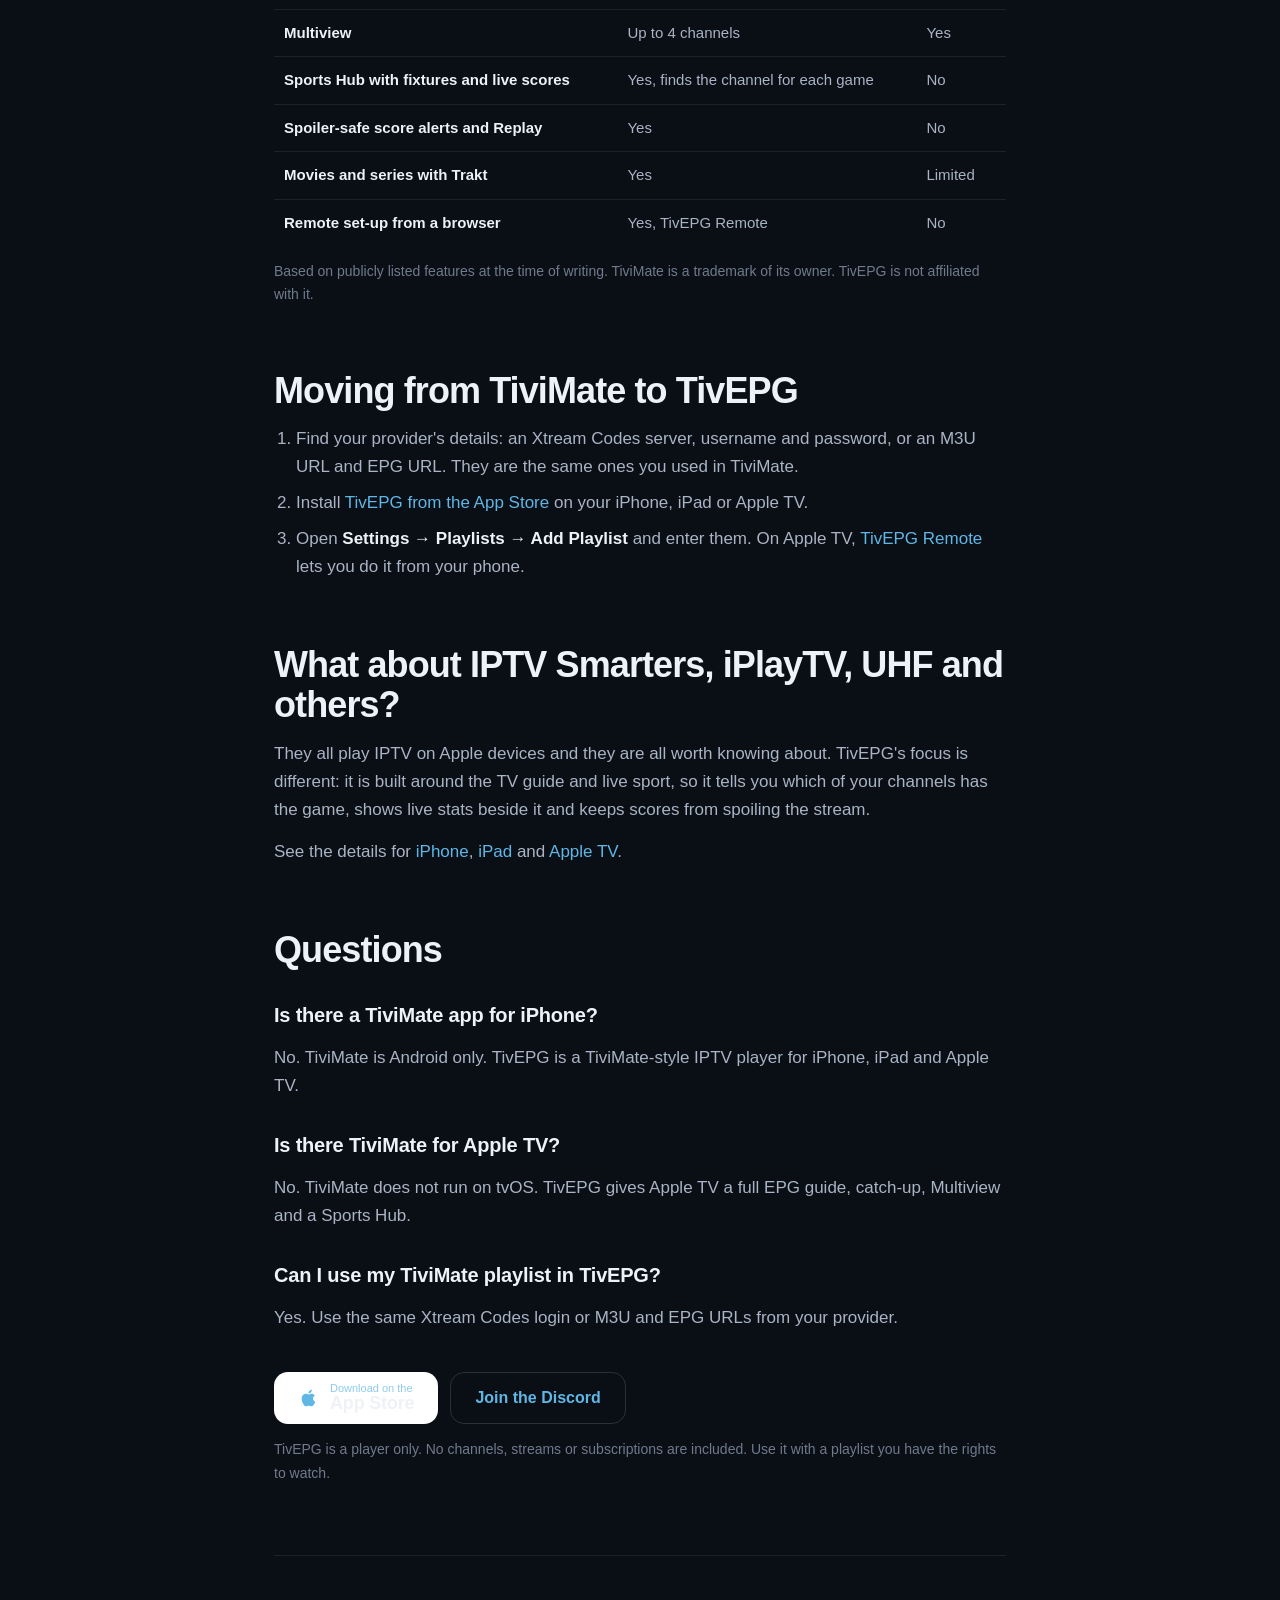
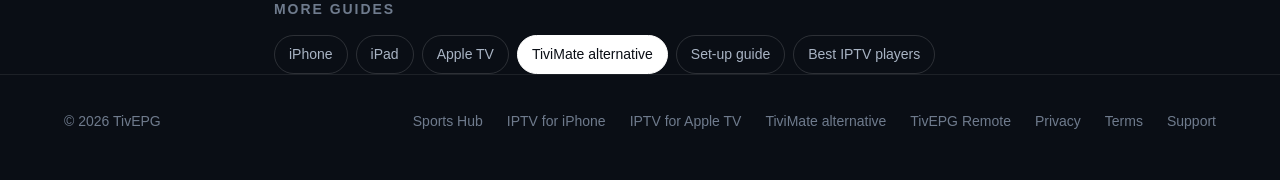
<file: docs/tivimate-alternative.html>
<!DOCTYPE html>
<html lang="en">
<head>
  <meta charset="UTF-8" />
  <meta name="viewport" content="width=device-width, initial-scale=1, viewport-fit=cover" />
  <title>TiviMate for iPhone and Apple TV? The TiviMate Alternative | TivEPG</title>
  <meta name="description" content="TiviMate is Android only. TivEPG is the TiviMate alternative for iPhone, iPad and Apple TV: a full EPG guide, catch-up, Multiview, Xtream Codes and M3U, plus a Sports Hub." />
  <meta name="robots" content="index, follow, max-image-preview:large" />
  <link rel="canonical" href="https://tivepg.com/tivimate-alternative" />
  <meta name="theme-color" content="#0A0E15" />
  <meta name="apple-itunes-app" content="app-id=6755161632" />
  <meta property="og:type" content="article" />
  <meta property="og:site_name" content="TivEPG" />
  <meta property="og:url" content="https://tivepg.com/tivimate-alternative" />
  <meta property="og:title" content="TiviMate for iPhone and Apple TV? The TiviMate Alternative | TivEPG" />
  <meta property="og:description" content="TiviMate is Android only. TivEPG is the TiviMate alternative for iPhone, iPad and Apple TV: a full EPG guide, catch-up, Multiview, Xtream Codes and M3U, plus a Sports Hub." />
  <meta property="og:image" content="https://tivepg.com/og-image.jpg" />
  <meta name="twitter:card" content="summary_large_image" />
  <link rel="icon" type="image/png" href="favicon.png" />
  <link rel="apple-touch-icon" href="apple-touch-icon.png" />

  <script async src="https://www.googletagmanager.com/gtag/js?id=G-1RVT0SKV1F"></script>
  <script>
    window.dataLayer = window.dataLayer || [];
    function gtag(){dataLayer.push(arguments);}
    gtag('js', new Date());
    gtag('config', 'G-1RVT0SKV1F');
  </script>
  <script type="application/ld+json">
{
  "@context": "https://schema.org",
  "@type": "BreadcrumbList",
  "itemListElement": [
    {
      "@type": "ListItem",
      "position": 1,
      "name": "TivEPG",
      "item": "https://tivepg.com/"
    },
    {
      "@type": "ListItem",
      "position": 2,
      "name": "TiviMate alternative",
      "item": "https://tivepg.com/tivimate-alternative"
    }
  ]
}
  </script>
  <script type="application/ld+json">
{
  "@context": "https://schema.org",
  "@type": "FAQPage",
  "mainEntity": [
    {
      "@type": "Question",
      "name": "Is there a TiviMate app for iPhone?",
      "acceptedAnswer": {
        "@type": "Answer",
        "text": "No. TiviMate is Android only. TivEPG is a TiviMate-style IPTV player for iPhone, iPad and Apple TV."
      }
    },
    {
      "@type": "Question",
      "name": "Is there TiviMate for Apple TV?",
      "acceptedAnswer": {
        "@type": "Answer",
        "text": "No. TiviMate does not run on tvOS. TivEPG gives Apple TV a full EPG guide, catch-up, Multiview and a Sports Hub."
      }
    },
    {
      "@type": "Question",
      "name": "Can I use my TiviMate playlist in TivEPG?",
      "acceptedAnswer": {
        "@type": "Answer",
        "text": "Yes. Use the same Xtream Codes login or M3U and EPG URLs from your provider."
      }
    }
  ]
}
  </script>

  <link rel="stylesheet" href="site.css?v=20261116" />
  <style>
    .lp-hero { position: relative; padding: 150px 0 30px; text-align: center; overflow: hidden; }
    .lp-hero::before { content: ""; position: absolute; inset: -20% -10% auto; height: 800px; pointer-events: none;
      background: radial-gradient(50% 50% at 50% 0%, rgba(229,72,77,.14), transparent 70%); }
    .lp-hero .wrap { position: relative; }
    .lp-hero h1 { margin-top: 16px; }
    .lp-hero .lede { margin: 22px auto 0; }
    .lp-art { max-width: 1100px; margin: 56px auto 0; padding: 0 24px; display: grid; gap: 16px; }
    .lp-art.phones { grid-template-columns: repeat(3, minmax(0, 1fr)); max-width: 900px; }
    .lp-art.wide { grid-template-columns: repeat(2, minmax(0, 1fr)); }
    .lp-art img { width: 100%; height: auto; border-radius: 18px; border: 1px solid var(--line); box-shadow: 0 30px 80px rgba(0,0,0,.5); }
    .lp-body { max-width: 780px; margin: 0 auto; padding: 90px 24px 0; }
    .lp-body h2 { font-size: clamp(26px, 3vw, 36px); font-weight: 800; letter-spacing: -0.025em; line-height: 1.12; margin-top: 64px; }
    .lp-body h2:first-child { margin-top: 0; }
    .lp-body h3 { font-size: 20px; font-weight: 700; letter-spacing: -0.01em; margin-top: 30px; }
    .lp-body p, .lp-body li { color: var(--text-2); font-size: 17px; line-height: 1.65; }
    .lp-body p { margin-top: 14px; }
    .lp-body ul, .lp-body ol { margin-top: 14px; padding-left: 22px; display: grid; gap: 8px; }
    .lp-body b, .lp-body strong { color: var(--text); }
    .lp-body a { color: var(--blue); }
    .lp-table { width: 100%; margin-top: 22px; border-collapse: collapse; font-size: 15px; }
    .lp-table th, .lp-table td { text-align: left; padding: 12px 10px; border-top: 1px solid var(--line); color: var(--text-2); vertical-align: top; }
    .lp-table th { color: var(--text); font-weight: 700; }
    .lp-table td:first-child { color: var(--text); font-weight: 600; }
    .lp-cta { margin-top: 40px; display: flex; gap: 12px; flex-wrap: wrap; }
    .lp-guides { margin-top: 70px; padding-top: 28px; border-top: 1px solid var(--line); }
    .lp-guides p { font-size: 14px; color: var(--text-3); text-transform: uppercase; letter-spacing: .14em; font-weight: 700; }
    .lp-guides nav { margin-top: 14px; display: flex; flex-wrap: wrap; gap: 8px; }
    .lp-guides a { padding: 8px 14px; border-radius: 999px; font-size: 14px; color: var(--text-2); border: 1px solid var(--line-2); }
    .lp-guides a:hover { color: var(--text); }
    .lp-guides a.current { color: #0A0E15; background: #fff; border-color: #fff; }
    @media (max-width: 720px) {
      .lp-hero { padding-top: 116px; }
      .lp-art.phones { grid-template-columns: repeat(3, minmax(0, 1fr)); gap: 8px; padding: 0 12px; }
      .lp-art.wide { grid-template-columns: 1fr; }
      .lp-body { padding-top: 64px; }
      .lp-table { font-size: 14px; }
    }
  </style>
</head>
<body>

<svg width="0" height="0" style="position:absolute" aria-hidden="true">
<symbol id="i-apple" viewBox="0 0 24 24"><path fill="currentColor" d="M16.37 12.62c-.02-2.3 1.88-3.4 1.96-3.46-1.07-1.56-2.73-1.78-3.32-1.8-1.41-.14-2.76.83-3.47.83-.72 0-1.82-.81-2.99-.79-1.54.02-2.96.9-3.75 2.27-1.6 2.78-.41 6.89 1.15 9.14.76 1.1 1.67 2.34 2.86 2.3 1.15-.05 1.58-.74 2.97-.74 1.38 0 1.77.74 2.98.72 1.24-.02 2.02-1.12 2.77-2.23.87-1.28 1.23-2.52 1.25-2.58-.03-.01-2.39-.92-2.41-3.66zM14.1 5.86c.63-.77 1.06-1.83.94-2.89-.91.04-2.02.61-2.67 1.37-.58.67-1.1 1.76-.96 2.8 1.02.08 2.06-.52 2.69-1.28z"/></symbol>
</svg>

<header class="nav" id="nav">
  <div class="wrap">
    <a href="/" class="brand"><img src="apple-touch-icon.png" alt="" width="30" height="30" />TivEPG</a>
    <ul class="nav-links">
      <li><a href="/iphone-iptv-app">iPhone</a></li>
      <li><a href="/ipad-iptv-app">iPad</a></li>
      <li><a href="/apple-tv-iptv-app">Apple TV</a></li>
      <li><a href="/sportshub">Sports Hub</a></li>
      <li><a href="/help/">Remote</a></li>
      <li><a class="nav-get" href="https://apps.apple.com/gb/app/tivepg-iptv-player-sports-hub/id6755161632">Download</a></li>
    </ul>
  </div>
</header>

<main>
  <section class="lp-hero">
    <div class="wrap">
      <p class="eyebrow">TiviMate alternative</p>
      <h1 class="headline">Looking for TiviMate on <span class="accent">iPhone or Apple TV?</span></h1>
      <p class="lede">TiviMate is Android only. TivEPG gives iPhone, iPad and Apple TV the same full-screen guide experience, plus a Sports Hub that TiviMate doesn't have.</p>
      <div class="hero-cta">
        <a class="btn btn-store" href="https://apps.apple.com/gb/app/tivepg-iptv-player-sports-hub/id6755161632"><svg><use href="#i-apple"/></svg><span><small>Download on the</small><b>App Store</b></span></a>
        <a class="btn btn-ghost" href="/">See everything it does</a>
      </div>
    </div>
  </section>

  <div class="lp-art wide">
    <img src="screens/tv/guide.webp" alt="TivEPG TV guide on Apple TV, a TiviMate-style EPG" loading="eager" decoding="async" />
    <img src="screens/tv/hub.webp" alt="TivEPG Sports Hub on Apple TV" loading="lazy" decoding="async" />
  </div>

  <article class="lp-body">

    <h2>Is TiviMate available on iOS or Apple TV?</h2>
    <p>No. TiviMate is made for Android TV, Google TV, Fire TV and Android boxes. There is no official TiviMate app for iPhone, iPad or Apple TV, and App Store apps with similar names are not made by the TiviMate developer.</p>
    <p>That leaves a lot of people who switch to an Apple TV or iPhone looking for the same thing: a guide-first IPTV player that feels like real TV. That is what TivEPG was built to be.</p>

    <h2>TivEPG compared with TiviMate</h2>
    <table class="lp-table">
      <tr><th></th><th>TivEPG</th><th>TiviMate</th></tr>
      <tr><td>iPhone, iPad, Apple TV</td><td>Yes, native on all three</td><td>No</td></tr>
      <tr><td>Android TV / Fire TV</td><td>No</td><td>Yes</td></tr>
      <tr><td>Xtream Codes and M3U</td><td>Yes</td><td>Yes</td></tr>
      <tr><td>Full EPG grid with mini-player</td><td>Yes</td><td>Yes</td></tr>
      <tr><td>Catch-up</td><td>Yes</td><td>Yes</td></tr>
      <tr><td>Multiview</td><td>Up to 4 channels</td><td>Yes</td></tr>
      <tr><td>Sports Hub with fixtures and live scores</td><td>Yes, finds the channel for each game</td><td>No</td></tr>
      <tr><td>Spoiler-safe score alerts and Replay</td><td>Yes</td><td>No</td></tr>
      <tr><td>Movies and series with Trakt</td><td>Yes</td><td>Limited</td></tr>
      <tr><td>Remote set-up from a browser</td><td>Yes, TivEPG Remote</td><td>No</td></tr>
    </table>
    <p style="font-size:14px;color:var(--text-3)">Based on publicly listed features at the time of writing. TiviMate is a trademark of its owner. TivEPG is not affiliated with it.</p>

    <h2>Moving from TiviMate to TivEPG</h2>
    <ol>
      <li>Find your provider's details: an Xtream Codes server, username and password, or an M3U URL and EPG URL. They are the same ones you used in TiviMate.</li>
      <li>Install <a href="https://apps.apple.com/gb/app/tivepg-iptv-player-sports-hub/id6755161632">TivEPG from the App Store</a> on your iPhone, iPad or Apple TV.</li>
      <li>Open <b>Settings → Playlists → Add Playlist</b> and enter them. On Apple TV, <a href="/help/">TivEPG Remote</a> lets you do it from your phone.</li>
    </ol>

    <h2>What about IPTV Smarters, iPlayTV, UHF and others?</h2>
    <p>They all play IPTV on Apple devices and they are all worth knowing about. TivEPG's focus is different: it is built around the TV guide and live sport, so it tells you which of your channels has the game, shows live stats beside it and keeps scores from spoiling the stream.</p>

    <p>See the details for <a href="/iphone-iptv-app">iPhone</a>, <a href="/ipad-iptv-app">iPad</a> and <a href="/apple-tv-iptv-app">Apple TV</a>.</p>


    <h2>Questions</h2>
    <h3>Is there a TiviMate app for iPhone?</h3>
    <p>No. TiviMate is Android only. TivEPG is a TiviMate-style IPTV player for iPhone, iPad and Apple TV.</p>
    <h3>Is there TiviMate for Apple TV?</h3>
    <p>No. TiviMate does not run on tvOS. TivEPG gives Apple TV a full EPG guide, catch-up, Multiview and a Sports Hub.</p>
    <h3>Can I use my TiviMate playlist in TivEPG?</h3>
    <p>Yes. Use the same Xtream Codes login or M3U and EPG URLs from your provider.</p>

    <div class="lp-cta">
      <a class="btn btn-store" href="https://apps.apple.com/gb/app/tivepg-iptv-player-sports-hub/id6755161632"><svg><use href="#i-apple"/></svg><span><small>Download on the</small><b>App Store</b></span></a>
      <a class="btn btn-ghost" href="https://discord.gg/CvKnmsVUdM" target="_blank" rel="noopener">Join the Discord</a>
    </div>
    <p style="font-size:14px;color:var(--text-3)">TivEPG is a player only. No channels, streams or subscriptions are included. Use it with a playlist you have the rights to watch.</p>

    <div class="lp-guides">
      <p>More guides</p>
      <nav>
        <a href="/iphone-iptv-app">iPhone</a>
        <a href="/ipad-iptv-app">iPad</a>
        <a href="/apple-tv-iptv-app">Apple TV</a>
        <a href="/tivimate-alternative" class="current">TiviMate alternative</a>
        <a href="/how-to-watch-iptv-on-iphone">Set-up guide</a>
        <a href="/best-iptv-player-for-iphone">Best IPTV players</a>
      </nav>
    </div>
  </article>
</main>

<footer>
  <div class="wrap">
    <span>&copy; 2026 TivEPG</span>
    <nav>
      <a href="/sportshub">Sports Hub</a>
      <a href="/iphone-iptv-app">IPTV for iPhone</a>
      <a href="/apple-tv-iptv-app">IPTV for Apple TV</a>
      <a href="/tivimate-alternative">TiviMate alternative</a>
      <a href="/help/">TivEPG Remote</a>
      <a href="/privacy">Privacy</a>
      <a href="/terms">Terms</a>
      <a href="/support">Support</a>
    </nav>
  </div>
</footer>

<script>
  (() => { const nav = document.getElementById('nav');
    const f = () => nav.classList.toggle('solid', window.scrollY > 24); f(); addEventListener('scroll', f, {passive: true}); })();
</script>
</body>
</html>
</file>
<file: docs/site.css>
:root {
  --ground: #0A0E15;
  --ground-2: #0F1520;
  --card: #121A27;
  --line: rgba(255,255,255,0.08);
  --line-2: rgba(255,255,255,0.14);
  --text: #EEF2F7;
  --text-2: #A9B4C4;
  --text-3: #6F7B8D;
  --blue: #5FB7E6;
  --red: #E5484D;
  --radius: 22px;
  --ease: cubic-bezier(.2,.8,.2,1);
  --max: 1200px;
}
*, *::before, *::after { box-sizing: border-box; margin: 0; padding: 0; }
html { scroll-behavior: smooth; -webkit-text-size-adjust: 100%; }
body {
  background: var(--ground);
  color: var(--text);
  font-family: -apple-system, BlinkMacSystemFont, "SF Pro Display", "Segoe UI", Roboto, "Helvetica Neue", Arial, sans-serif;
  -webkit-font-smoothing: antialiased;
  line-height: 1.5;
  overflow-x: hidden;
}
img, video { display: block; max-width: 100%; height: auto; }
a { color: inherit; text-decoration: none; }
button { font: inherit; color: inherit; background: none; border: 0; cursor: pointer; }
.wrap { max-width: var(--max); margin: 0 auto; padding: 0 24px; }

/* ---------- Type ---------- */
.eyebrow {
  font-size: 13px; font-weight: 700; letter-spacing: .18em; text-transform: uppercase; color: var(--blue);
}
.display {
  font-weight: 800; letter-spacing: -0.035em; line-height: 1.02;
  font-size: clamp(44px, 7.4vw, 96px);
}
.headline {
  font-weight: 800; letter-spacing: -0.03em; line-height: 1.04;
  font-size: clamp(34px, 5vw, 64px);
}
.accent { color: var(--red); }
.lede { font-size: clamp(17px, 1.6vw, 21px); color: var(--text-2); max-width: 620px; }

/* ---------- Buttons ---------- */
.btn {
  display: inline-flex; align-items: center; gap: 10px; height: 52px; padding: 0 24px;
  border-radius: 14px; font-weight: 600; font-size: 16px;
  transition: transform .2s var(--ease), background .2s var(--ease), border-color .2s var(--ease);
}
.btn:active { transform: scale(.97); }
.btn-store { background: #fff; color: #000; }
.btn-store:hover { background: #E8ECF1; }
.btn-store svg { width: 22px; height: 22px; }
.btn-store small { display: block; font-size: 11px; font-weight: 500; line-height: 1; opacity: .7; }
.btn-store b { display: block; font-size: 18px; line-height: 1.1; letter-spacing: -0.01em; }
.btn-ghost { border: 1px solid var(--line-2); color: var(--text); }
.btn-ghost:hover { border-color: rgba(255,255,255,.35); background: rgba(255,255,255,.04); }
.btn-ghost svg { width: 18px; height: 18px; }

/* ---------- Nav ---------- */
.nav {
  position: fixed; inset: 0 0 auto 0; z-index: 50; height: 64px;
  transition: background .3s var(--ease), border-color .3s var(--ease);
  border-bottom: 1px solid transparent;
}
.nav.solid {
  background: rgba(10,14,21,.78); border-color: var(--line);
  backdrop-filter: saturate(180%) blur(20px); -webkit-backdrop-filter: saturate(180%) blur(20px);
}
.nav .wrap { height: 100%; display: flex; align-items: center; justify-content: space-between; }
.brand { display: flex; align-items: center; gap: 10px; font-weight: 700; font-size: 19px; letter-spacing: -0.01em; }
.brand img { width: 30px; height: 30px; border-radius: 8px; }
.nav-links { display: flex; align-items: center; gap: 30px; list-style: none; font-size: 15px; color: var(--text-2); }
.nav-links a:hover { color: var(--text); }
.nav-get { height: 36px; padding: 0 16px; border-radius: 999px; background: #fff; color: #000; font-weight: 600; font-size: 14px; display: inline-flex; align-items: center; }
.nav-get:hover { background: #E8ECF1; color: #000 !important; }

/* ---------- Hero ---------- */
.hero { position: relative; padding: 140px 0 0; text-align: center; overflow: hidden; }
.hero::before {
  content: ""; position: absolute; inset: -20% -10% auto; height: 900px; pointer-events: none;
  background: radial-gradient(50% 50% at 50% 0%, rgba(95,183,230,.20), transparent 70%);
}
.hero .wrap { position: relative; }
.hero .icon { width: 84px; height: 84px; border-radius: 20px; margin: 0 auto 28px; box-shadow: 0 20px 50px rgba(0,0,0,.5); }
.hero .lede { margin: 22px auto 0; }
.hero-cta { display: flex; justify-content: center; gap: 12px; margin-top: 36px; flex-wrap: wrap; }
.hero-art { position: relative; margin-top: 64px; }
.hero-art img { width: 100%; height: auto; aspect-ratio: 3840 / 1646; object-fit: cover; }
.hero-art::after {
  content: ""; position: absolute; inset: auto 0 0 0; height: 40%;
  background: linear-gradient(to bottom, transparent, var(--ground));
}
.chips { display: flex; justify-content: center; flex-wrap: wrap; gap: 10px; margin-top: -10px; position: relative; z-index: 2; padding: 0 24px; }
.chip { padding: 8px 14px; border-radius: 999px; border: 1px solid var(--line-2); font-size: 14px; color: var(--text-2); background: rgba(255,255,255,.02); }

/* ---------- Platform sections ---------- */
.platform { padding: 140px 0 0; }
.platform-head { text-align: center; margin-bottom: 56px; }
.platform-head .headline { margin-top: 14px; }
.platform-head .lede { margin: 18px auto 0; }

.device-name { font-size: clamp(56px, 9vw, 120px); font-weight: 800; letter-spacing: -0.045em; line-height: .9; color: transparent;
  -webkit-text-stroke: 1px rgba(255,255,255,.18); user-select: none; margin-bottom: 18px; }

.stage {
  position: relative; border-radius: 32px; overflow: hidden;
  background: radial-gradient(70% 90% at 50% 0%, rgba(95,183,230,.14), transparent 70%), var(--ground-2);
  border: 1px solid var(--line);
}

/* iPhone: phone-framed preview beside text */
.phone-stage { display: grid; grid-template-columns: minmax(0, 1fr) minmax(0, 1fr); align-items: center; gap: 40px; padding: 64px; }
.phone {
  width: min(330px, 100%); margin: 0 auto; aspect-ratio: 886 / 1920; border-radius: 52px; padding: 12px;
  background: linear-gradient(145deg, #2A3140, #0C0F15); box-shadow: 0 40px 90px rgba(0,0,0,.6), inset 0 0 0 1px rgba(255,255,255,.08);
  position: relative;
}
.phone video { width: 100%; height: 100%; object-fit: cover; border-radius: 41px; background: #000; }
.points { list-style: none; display: grid; gap: 28px; }
.points li { border-left: 2px solid var(--line-2); padding-left: 20px; }
.points b { display: block; font-size: 22px; font-weight: 700; letter-spacing: -0.02em; line-height: 1.2; }
.points b em { font-style: normal; color: var(--red); }
.points span { display: block; margin-top: 6px; color: var(--text-2); font-size: 16px; }

/* iPad + Apple TV: wide framed preview */
.wide-stage { padding: 56px 56px 0; }
.tablet {
  max-width: 960px; margin: 0 auto; border-radius: 34px 34px 0 0; padding: 14px 14px 0;
  background: linear-gradient(145deg, #2A3140, #0C0F15); box-shadow: 0 -10px 80px rgba(0,0,0,.5), inset 0 0 0 1px rgba(255,255,255,.08);
}
.tablet video { width: 100%; aspect-ratio: 1600 / 1200; object-fit: cover; border-radius: 22px 22px 0 0; background: #000; }
.tv { max-width: 1040px; margin: 0 auto; }
.tv-screen { border-radius: 14px; padding: 10px; background: #050608; box-shadow: 0 40px 100px rgba(0,0,0,.6), inset 0 0 0 1px rgba(255,255,255,.08); }
.tv-screen video { width: 100%; aspect-ratio: 16 / 9; object-fit: cover; border-radius: 6px; background: #000; }
.tv-foot { width: 22%; height: 10px; margin: 0 auto; background: linear-gradient(#1A1F28, #0C0F15); border-radius: 0 0 8px 8px; }
.tv-stage { padding: 64px 56px 72px; }

.sound {
  position: absolute; right: 18px; bottom: 18px; z-index: 3; width: 42px; height: 42px; border-radius: 50%;
  display: grid; place-items: center; background: rgba(10,14,21,.7); border: 1px solid var(--line-2);
  backdrop-filter: blur(12px); -webkit-backdrop-filter: blur(12px); transition: background .2s;
}
.sound:hover { background: rgba(30,36,48,.9); }
.sound svg { width: 18px; height: 18px; }
.sound .on { display: none; }
.sound[aria-pressed="true"] .on { display: block; }
.sound[aria-pressed="true"] .off { display: none; }

/* Screenshot rails */
.rail-wrap { position: relative; margin-top: 28px; }
.rail {
  display: flex; gap: 18px; overflow-x: auto; scroll-snap-type: x mandatory; padding: 4px 24px 20px;
  scroll-padding: 0 24px; scrollbar-width: none; -webkit-overflow-scrolling: touch;
  max-width: calc(var(--max) + 48px); margin: 0 auto;
}
.rail::-webkit-scrollbar { display: none; }
.shot { flex: 0 0 auto; scroll-snap-align: start; border-radius: 18px; overflow: hidden; cursor: zoom-in; border: 1px solid var(--line); background: var(--card); transition: transform .35s var(--ease), border-color .35s var(--ease); }
.shot:hover { transform: translateY(-6px); border-color: var(--line-2); }
.shot img { width: 100%; height: 100%; object-fit: cover; }
.shot.p { width: 248px; aspect-ratio: 1320 / 2868; }
.shot.l { width: 520px; aspect-ratio: 2752 / 2064; }
.rail-nav { display: flex; justify-content: flex-end; gap: 10px; max-width: var(--max); margin: 6px auto 0; padding: 0 24px; }
.rail-nav button { width: 42px; height: 42px; border-radius: 50%; border: 1px solid var(--line-2); display: grid; place-items: center; transition: background .2s, opacity .2s; }
.rail-nav button:hover { background: rgba(255,255,255,.06); }
.rail-nav button:disabled { opacity: .3; cursor: default; }
.rail-nav svg { width: 18px; height: 18px; }

/* Apple TV gallery */
.tv-grid { display: grid; grid-template-columns: repeat(3, 1fr); gap: 18px; margin-top: 28px; }
.tv-grid figure { cursor: zoom-in; }
.tv-grid .frame { border-radius: 14px; overflow: hidden; border: 1px solid var(--line); background: var(--card); aspect-ratio: 16 / 9; transition: transform .35s var(--ease), border-color .35s var(--ease); }
.tv-grid figure:hover .frame { transform: translateY(-4px); border-color: var(--line-2); }
.tv-grid img { width: 100%; height: 100%; object-fit: cover; object-position: top left; }
.tv-grid figcaption { margin-top: 12px; font-size: 15px; font-weight: 600; }
.tv-grid figcaption span { display: block; font-weight: 400; color: var(--text-3); font-size: 14px; margin-top: 2px; }

.film-cta { display: flex; justify-content: center; margin-top: 44px; }

/* ---------- Device switcher ---------- */
.pick { display: flex; justify-content: center; align-items: center; gap: 8px; margin-top: 28px; flex-wrap: wrap; font-size: 15px; color: var(--text-3); }
.pick span { margin-right: 4px; }
.pick a { display: inline-flex; align-items: center; gap: 7px; padding: 8px 14px; border-radius: 999px; color: var(--text-2); border: 1px solid var(--line); transition: color .2s, border-color .2s, background .2s; }
.pick a:hover { color: var(--text); border-color: var(--line-2); background: rgba(255,255,255,.04); }
.pick svg, .switch svg { width: 17px; height: 17px; flex: none; }

.switch-bar { position: sticky; top: 76px; z-index: 40; display: flex; justify-content: center; margin-top: 72px; pointer-events: none; }
.switch {
  position: relative; display: flex; gap: 4px; padding: 5px; border-radius: 999px; pointer-events: auto;
  background: rgba(18,26,39,.82); border: 1px solid var(--line-2); box-shadow: 0 12px 40px rgba(0,0,0,.45);
  backdrop-filter: saturate(180%) blur(20px); -webkit-backdrop-filter: saturate(180%) blur(20px);
}
.switch a {
  position: relative; z-index: 1; display: inline-flex; align-items: center; gap: 8px; height: 40px; padding: 0 20px;
  border-radius: 999px; font-size: 15px; font-weight: 600; color: var(--text-2); transition: color .3s var(--ease); white-space: nowrap;
}
.switch a:hover { color: var(--text); }
.switch a.active { color: #0A0E15; }
.switch-thumb { position: absolute; z-index: 0; top: 5px; height: 40px; left: 0; width: 0; border-radius: 999px; background: #fff; opacity: 0; transition: transform .45s var(--ease), width .45s var(--ease), opacity .3s; }
.switch-thumb.on { opacity: 1; }
.devices .platform:first-of-type { padding-top: 72px; }
.platform { scroll-margin-top: 72px; }
@media (max-width: 720px) {
  .switch-bar { top: 72px; margin-top: 56px; }
  .switch a { padding: 0 14px; font-size: 14px; height: 38px; gap: 6px; }
  .switch-thumb { height: 38px; }
  .devices .platform:first-of-type { padding-top: 56px; }
  .platform { scroll-margin-top: 92px; }
}

/* ---------- FAQ ---------- */
.faq { padding: 150px 0 0; }
.faq-grid { display: grid; grid-template-columns: 1fr 1.4fr; gap: 64px; align-items: start; }
.faq details { border-top: 1px solid var(--line); }
.faq details:last-child { border-bottom: 1px solid var(--line); }
.faq summary { list-style: none; cursor: pointer; padding: 24px 40px 24px 0; font-size: 19px; font-weight: 600; position: relative; letter-spacing: -0.01em; }
.faq summary::-webkit-details-marker { display: none; }
.faq summary::after { content: ""; position: absolute; right: 6px; top: 50%; width: 10px; height: 10px; border-right: 2px solid var(--text-3); border-bottom: 2px solid var(--text-3); transform: translateY(-70%) rotate(45deg); transition: transform .25s var(--ease); }
.faq details[open] summary::after { transform: translateY(-30%) rotate(-135deg); }
.faq details p { padding: 0 40px 24px 0; color: var(--text-2); }

.sport-data { list-style: none; margin: 0 40px 18px 0; display: grid; gap: 0; border: 1px solid var(--line); border-radius: 14px; overflow: hidden; }
.sport-data li { display: grid; grid-template-columns: 150px 1fr; gap: 16px; padding: 14px 18px; border-top: 1px solid var(--line); background: rgba(255,255,255,.015); }
.sport-data li:first-child { border-top: 0; }
.sport-data b { font-weight: 700; font-size: 15px; }
.sport-data span { color: var(--text-2); font-size: 15px; }
@media (max-width: 720px) { .sport-data { margin-right: 0; } .sport-data li { grid-template-columns: 1fr; gap: 2px; } }

/* ---------- Final CTA ---------- */
.final { position: relative; margin-top: 150px; padding: 120px 0; text-align: center; overflow: hidden; border-top: 1px solid var(--line); }
.final::before { content: ""; position: absolute; inset: 0; background: url("media/hero-1200.webp") center 30% / cover no-repeat; opacity: .16; filter: blur(2px); }
.final::after { content: ""; position: absolute; inset: 0; background: radial-gradient(60% 80% at 50% 50%, transparent, var(--ground) 85%); }
.final .wrap { position: relative; z-index: 1; }
.final .icon { width: 96px; height: 96px; border-radius: 22px; margin: 0 auto 28px; box-shadow: 0 20px 60px rgba(0,0,0,.6); }
.final .hero-cta { margin-top: 32px; }
.fine { margin-top: 26px; font-size: 13px; color: var(--text-3); }

/* ---------- Footer ---------- */
footer { border-top: 1px solid var(--line); padding: 36px 0 48px; font-size: 14px; color: var(--text-3); }
footer .wrap { display: flex; justify-content: space-between; align-items: center; gap: 20px; flex-wrap: wrap; }
footer nav { display: flex; gap: 24px; flex-wrap: wrap; }
footer a:hover { color: var(--text); }

/* ---------- Lightbox ---------- */
.lightbox { position: fixed; inset: 0; z-index: 100; display: grid; place-items: center; padding: 24px; background: rgba(5,7,11,.94); opacity: 0; pointer-events: none; transition: opacity .25s var(--ease); }
.lightbox.open { opacity: 1; pointer-events: auto; }
.lightbox img, .lightbox video { max-width: min(100%, 1600px); max-height: calc(100vh - 48px); border-radius: 14px; box-shadow: 0 30px 100px rgba(0,0,0,.7); }
.lightbox video { width: min(100%, 1400px); }
.lightbox-close { position: absolute; top: 18px; right: 18px; width: 44px; height: 44px; border-radius: 50%; background: rgba(255,255,255,.08); display: grid; place-items: center; }
.lightbox-close svg { width: 18px; height: 18px; }

/* ---------- Reveal ---------- */
.reveal { opacity: 0; transform: translateY(28px); transition: opacity .9s var(--ease), transform .9s var(--ease); }
.reveal.in { opacity: 1; transform: none; }

/* ---------- Responsive ---------- */
@media (max-width: 980px) {
  .phone-stage { grid-template-columns: 1fr; padding: 48px 28px; gap: 48px; }
  .points { max-width: 460px; margin: 0 auto; }
  .tv-grid { grid-template-columns: repeat(2, 1fr); }
  .faq-grid { grid-template-columns: 1fr; gap: 28px; }
}
@media (max-width: 720px) {
  .nav-links li:not(:last-child) { display: none; }
  .hero { padding-top: 112px; }
  .hero-art { margin-top: 44px; }
  .hero-art img { aspect-ratio: 16 / 10; object-position: 50% 0; }
  .platform { padding-top: 104px; }
  .wrap.flush { padding: 0; }
  .stage { border-radius: 0; border-left: 0; border-right: 0; }
  .wide-stage { padding: 32px 16px 0; }
  .tablet { border-radius: 22px 22px 0 0; padding: 8px 8px 0; }
  .tablet video { border-radius: 15px 15px 0 0; }
  .tv-stage { padding: 36px 16px 44px; }
  .shot.p { width: 64vw; }
  .shot.l { width: 86vw; }
  .rail-nav { display: none; }
  .tv-grid { grid-template-columns: 1fr; }
  .faq { padding-top: 110px; }
  .final { margin-top: 110px; padding: 90px 0; }
}
@media (prefers-reduced-motion: reduce) {
  html { scroll-behavior: auto; }
  .reveal { opacity: 1; transform: none; transition: none; }
  .shot, .tv-grid .frame { transition: none; }
}

/* ---------- Sports Hub teaser ---------- */
.teaser { display: grid; grid-template-columns: 1.1fr 1fr; gap: 48px; align-items: center; padding: 40px; border-radius: 32px; border: 1px solid var(--line);
  background: radial-gradient(70% 90% at 0% 0%, rgba(229,72,77,.12), transparent 70%), var(--ground-2); transition: border-color .3s var(--ease); }
.teaser:hover { border-color: var(--line-2); }
.teaser img { width: 100%; border-radius: 16px; border: 1px solid var(--line); }
.teaser .headline { margin-top: 14px; font-size: clamp(30px, 3.8vw, 48px); }
.teaser .lede { margin-top: 16px; }
@media (max-width: 980px) { .teaser { grid-template-columns: 1fr; padding: 24px; gap: 28px; } }

/* ---------- TivEPG Remote teaser ---------- */
.teaser-remote { background: radial-gradient(70% 90% at 100% 0%, rgba(95,183,230,.13), transparent 70%), var(--ground-2); }
.remote-steps { list-style: none; margin: 0; padding: 0; display: grid; gap: 14px; }
.remote-steps li { display: flex; gap: 14px; align-items: flex-start; padding: 16px 18px; border-radius: 16px; border: 1px solid var(--line); background: rgba(255,255,255,.02); }
.remote-steps li > span { flex: none; width: 30px; height: 30px; border-radius: 50%; display: grid; place-items: center; font-weight: 700; font-size: 14px; color: var(--ground); background: var(--blue); }
.remote-steps b { color: var(--text); }
.remote-steps p { margin: 4px 0 0; color: var(--text-2); font-size: 15px; }
.remote-steps .remote-trust { border: 0; background: none; padding: 4px 2px 0; color: var(--text-3); font-size: 14px; }

/* ---------- Key features ---------- */
.kf-head { max-width: 720px; }
.kf-head .headline { margin-top: 14px; }
.kf-head .lede { margin-top: 16px; }
.kf-grid { list-style: none; margin: 40px 0 0; padding: 0; display: grid; grid-template-columns: repeat(4, minmax(0, 1fr)); gap: 16px; }
.kf-card { display: flex; flex-direction: column; padding: 24px; border-radius: var(--radius); border: 1px solid var(--line); background: var(--ground-2); transition: border-color .3s var(--ease); }
.kf-card:hover { border-color: var(--line-2); }
.kf-num { font-size: 13px; font-weight: 700; letter-spacing: .12em; color: var(--blue); }
.kf-card h3 { margin: 10px 0 0; font-size: 20px; color: var(--text); }
.kf-card p { margin: 8px 0 0; color: var(--text-2); font-size: 15px; line-height: 1.5; }
.kf-card .kf-find { margin-top: auto; padding-top: 16px; font-size: 14px; color: var(--text-2); }
.kf-find span { display: block; margin-bottom: 4px; font-size: 11px; font-weight: 700; letter-spacing: .14em; text-transform: uppercase; color: var(--text-3); }
.kf-find b { color: var(--text); }
.kf-find a { color: var(--blue); }
@media (max-width: 1100px) { .kf-grid { grid-template-columns: repeat(2, minmax(0, 1fr)); } }
@media (max-width: 560px) { .kf-grid { grid-template-columns: 1fr; } .kf-card { padding: 20px; } }
</file>
<file: docs/help/remote-help.css>
/* TivEPG Remote Help. Same palette, type and buttons as tivepg.com (docs/site.css). */
:root {
  --ground: #0A0E15;
  --ground-2: #0F1520;
  --card: #121A27;
  --card-2: #182234;
  --line: rgba(255,255,255,0.08);
  --line-2: rgba(255,255,255,0.14);
  --text: #EEF2F7;
  --text-2: #A9B4C4;
  --text-3: #6F7B8D;
  --blue: #5FB7E6;
  --brand-blue: #1E7CFF;
  --red: #E5484D;
  --amber: #F2A93B;
  --green: #46C27A;
  --radius: 22px;
  --ease: cubic-bezier(.2,.8,.2,1);
}
*, *::before, *::after { box-sizing: border-box; margin: 0; padding: 0; }
html { -webkit-text-size-adjust: 100%; }
body {
  background: var(--ground);
  color: var(--text);
  font-family: -apple-system, BlinkMacSystemFont, "SF Pro Display", "Segoe UI", Roboto, "Helvetica Neue", Arial, sans-serif;
  -webkit-font-smoothing: antialiased;
  line-height: 1.5;
  font-size: 17px;
  min-height: 100vh;
  display: flex; flex-direction: column;
}
body::before {
  content: ""; position: fixed; inset: 0 0 auto 0; height: 620px; pointer-events: none; z-index: 0;
  background: radial-gradient(50% 60% at 50% 0%, rgba(95,183,230,.20), transparent 70%);
}
[hidden] { display: none !important; }
.sprite { position: absolute; }
a { color: inherit; text-decoration: none; }
b { font-weight: 650; }
svg { width: 22px; height: 22px; flex: 0 0 auto; }
.wrap { max-width: 900px; margin: 0 auto; padding: 0 20px; }

/* ---------- Nav ---------- */
.nav {
  position: sticky; top: 0; z-index: 5; height: 60px;
  background: rgba(10,14,21,.72); backdrop-filter: saturate(160%) blur(18px); -webkit-backdrop-filter: saturate(160%) blur(18px);
  border-bottom: 1px solid var(--line);
}
.nav .wrap { height: 100%; display: flex; align-items: center; justify-content: space-between; }
.brand { display: flex; align-items: center; gap: 10px; font-weight: 700; font-size: 19px; letter-spacing: -0.01em; }
.brand img { width: 30px; height: 30px; border-radius: 8px; }
.nav-get {
  height: 36px; padding: 0 16px; border-radius: 999px; background: #fff; color: #000;
  font-weight: 600; font-size: 14px; display: inline-flex; align-items: center;
}
.nav-get:hover { background: #E8ECF1; }

/* ---------- Type ---------- */
main { position: relative; z-index: 1; flex: 1; width: 100%; max-width: 900px; margin: 0 auto; padding: 0 20px 80px; }
.eyebrow { font-size: 13px; font-weight: 700; letter-spacing: .18em; text-transform: uppercase; color: var(--blue); }
.display { font-weight: 800; letter-spacing: -0.035em; line-height: 1.04; font-size: clamp(38px, 7vw, 68px); }
.headline { font-weight: 800; letter-spacing: -0.03em; line-height: 1.08; font-size: clamp(26px, 4.4vw, 40px); }
.accent { color: var(--red); }
.lede { font-size: clamp(17px, 1.8vw, 20px); color: var(--text-2); max-width: 620px; }
h2 { font-size: 24px; font-weight: 700; letter-spacing: -0.01em; }
h3 { font-size: 18px; font-weight: 700; margin-bottom: 4px; }
.section-title { margin-top: 28px; margin-bottom: 10px; }
.muted { color: var(--text-3); }
.hint { color: var(--text-2); font-size: 15px; margin: 4px 0 14px; }
.error { color: #ff8a8d; font-weight: 600; text-align: center; }

/* ---------- Screens ---------- */
.screen { display: flex; flex-direction: column; gap: 18px; padding-top: 40px; }
.screen.center { align-items: center; text-align: center; padding-top: 90px; }
.hero { align-items: center; text-align: center; padding-top: 56px; }
.hero .lede { margin: 0 auto; }
.icon { width: 84px; height: 84px; border-radius: 20px; box-shadow: 0 20px 50px rgba(0,0,0,.5); margin-bottom: 8px; }
.pulse { animation: pulse 1.6s var(--ease) infinite; }
@keyframes pulse { 50% { transform: scale(.92); opacity: .7; } }

.join-card {
  width: 100%; max-width: 460px; margin-top: 14px; text-align: left;
  display: flex; flex-direction: column; gap: 8px; padding: 22px;
  background: linear-gradient(180deg, rgba(255,255,255,.06), rgba(255,255,255,.02));
  border: 1px solid var(--line-2); border-radius: var(--radius);
  box-shadow: 0 30px 80px rgba(0,0,0,.45);
}

.how { list-style: none; width: 100%; max-width: 760px; margin-top: 36px; display: grid; grid-template-columns: 1fr; gap: 12px; text-align: left; }
@media (min-width: 760px) { .how { grid-template-columns: repeat(3, 1fr); } }
.how li { display: flex; gap: 12px; padding: 18px; background: var(--card); border: 1px solid var(--line); border-radius: 18px; }
.how p { color: var(--text-2); font-size: 15px; margin-top: 4px; }
.how-num {
  flex: 0 0 auto; width: 30px; height: 30px; border-radius: 50%; display: grid; place-items: center;
  background: rgba(30,124,255,.18); color: var(--blue); font-weight: 800; font-size: 15px;
}
.devices-row { display: flex; gap: 10px; margin-top: 10px; color: var(--blue); }

.trust { list-style: none; display: flex; flex-wrap: wrap; justify-content: center; gap: 10px 22px; margin-top: 22px; color: var(--text-3); font-size: 14px; }
.trust li { display: flex; align-items: center; gap: 8px; }
.trust svg { width: 18px; height: 18px; color: var(--text-2); }

/* ---------- Form ---------- */
label { font-size: 14px; font-weight: 600; color: var(--text-2); margin-top: 6px; }
input, select {
  width: 100%; height: 50px; padding: 0 14px; border-radius: 12px;
  border: 1px solid var(--line-2); background: rgba(0,0,0,.28); color: var(--text);
  font: inherit; font-size: 17px; outline: none; transition: border-color .2s var(--ease), box-shadow .2s var(--ease);
}
input::placeholder { color: var(--text-3); }
input:focus, select:focus { border-color: var(--blue); box-shadow: 0 0 0 3px rgba(95,183,230,.2); }
.code-input { height: 76px; font-size: 42px; font-weight: 800; letter-spacing: .14em; text-align: center; font-variant-numeric: tabular-nums; }

/* ---------- Buttons ---------- */
.btn {
  display: inline-flex; align-items: center; justify-content: center; gap: 8px;
  height: 46px; padding: 0 20px; border-radius: 14px; border: 1px solid var(--line-2);
  background: transparent; color: var(--text); font: inherit; font-weight: 600; font-size: 16px; cursor: pointer;
  transition: transform .2s var(--ease), background .2s var(--ease), border-color .2s var(--ease);
}
.btn:hover { border-color: rgba(255,255,255,.35); background: rgba(255,255,255,.04); }
.btn:active { transform: scale(.97); }
.btn:disabled { opacity: .45; cursor: default; transform: none; }
.btn-white { background: #fff; border-color: #fff; color: #000; }
.btn-white:hover { background: #E8ECF1; border-color: #E8ECF1; }
.btn.danger { color: #ff8a8d; border-color: rgba(229,72,77,.45); }
.btn.small { height: 36px; padding: 0 12px; font-size: 14px; border-radius: 10px; }
.btn.icon { width: 36px; padding: 0; }
.btn.wide { width: 100%; margin-top: 14px; height: 54px; font-size: 18px; }
.row-actions { display: flex; flex-wrap: wrap; gap: 10px; margin-top: 12px; }

/* ---------- Connected ---------- */
.device-head { display: flex; align-items: center; gap: 16px; }
.device-head .grow { flex: 1; min-width: 0; }
.device-glyph, .done-glyph {
  width: 64px; height: 64px; border-radius: 18px; display: grid; place-items: center; flex: 0 0 auto;
  background: linear-gradient(145deg, var(--brand-blue), #0B3F8F); color: #fff;
  box-shadow: 0 14px 40px rgba(30,124,255,.35);
}
.device-glyph svg, .done-glyph svg { width: 34px; height: 34px; }
.done-glyph { background: linear-gradient(145deg, #2fae66, #13643a); box-shadow: 0 14px 40px rgba(70,194,122,.3); }
.pill { font-size: 13px; font-weight: 700; padding: 6px 12px; border-radius: 999px; white-space: nowrap; }
.pill.ok { background: rgba(70,194,122,.15); color: var(--green); }
.pill.warn { background: rgba(242,169,59,.15); color: var(--amber); }
.banner {
  background: rgba(95,183,230,.1); border: 1px solid rgba(95,183,230,.3); color: var(--blue);
  border-radius: 14px; padding: 12px 14px; font-weight: 600; font-size: 15px;
}

.tabs {
  position: sticky; top: 68px; z-index: 4;
  display: flex; gap: 4px; overflow-x: auto; padding: 4px; border-radius: 999px;
  background: rgba(18,26,39,.85); backdrop-filter: blur(16px); -webkit-backdrop-filter: blur(16px);
  border: 1px solid var(--line-2); scrollbar-width: none;
}
.tabs::-webkit-scrollbar { display: none; }
.tab {
  flex: 1 0 auto; height: 40px; padding: 0 16px; border-radius: 999px; border: 0;
  background: transparent; color: var(--text-2); font: inherit; font-weight: 650; font-size: 15px; cursor: pointer;
  transition: background .2s var(--ease), color .2s var(--ease);
}
.tab:hover { color: var(--text); }
.tab.active { background: #fff; color: #000; }

.card {
  background: var(--card); border: 1px solid var(--line); border-radius: 18px;
  padding: 18px; display: flex; flex-direction: column; gap: 8px; margin-top: 12px;
}
.server { background: var(--card); border: 1px solid var(--line); border-radius: 18px; padding: 16px; margin-bottom: 12px; }
.server-head { display: flex; justify-content: space-between; align-items: center; gap: 12px; }
.server-head .grow { flex: 1; min-width: 0; }
.server-name { font-size: 19px; font-weight: 700; }
.server-meta { color: var(--text-3); font-size: 14px; overflow: hidden; text-overflow: ellipsis; }
.badge { font-size: 12px; font-weight: 700; padding: 3px 9px; border-radius: 999px; margin-left: 6px; vertical-align: middle; }
.badge.bad { background: rgba(229,72,77,.15); color: #ff8a8d; }
.badge.good { background: rgba(70,194,122,.15); color: var(--green); }
.badge.off { background: rgba(255,255,255,.08); color: var(--text-3); }
.server-edit { display: flex; flex-direction: column; gap: 8px; margin-top: 12px; }
.pass-wrap { display: flex; gap: 8px; }
.pass-wrap input { flex: 1; }

.switch { position: relative; width: 52px; height: 30px; flex: 0 0 auto; margin: 0; }
.switch input { opacity: 0; width: 0; height: 0; position: absolute; }
.switch span { position: absolute; inset: 0; border-radius: 999px; background: rgba(255,255,255,.16); cursor: pointer; transition: background .2s; }
.switch span::after {
  content: ""; position: absolute; width: 24px; height: 24px; left: 3px; top: 3px; border-radius: 50%;
  background: #fff; transition: transform .2s var(--ease);
}
.switch input:checked + span { background: var(--green); }
.switch input:checked + span::after { transform: translateX(22px); }
.switch input:disabled + span { opacity: .5; cursor: default; }

.list { display: flex; flex-direction: column; gap: 6px; }
.item {
  display: flex; align-items: center; gap: 10px; padding: 10px 12px; border-radius: 14px;
  background: var(--card); border: 1px solid var(--line); min-height: 54px;
}
.item .grow { flex: 1; min-width: 0; }
.item .title { font-weight: 600; overflow: hidden; text-overflow: ellipsis; white-space: nowrap; }
.item .sub { color: var(--text-3); font-size: 13px; overflow: hidden; text-overflow: ellipsis; white-space: nowrap; }
.item .num { color: var(--text-3); font-size: 13px; width: 26px; text-align: right; font-variant-numeric: tabular-nums; }
.item.dim .title { color: var(--text-2); }
.cat-columns { display: grid; grid-template-columns: 1fr; gap: 24px; }
@media (min-width: 760px) { .cat-columns { grid-template-columns: 1fr 1fr; } }
.cat-head { display: flex; justify-content: space-between; align-items: center; gap: 8px; margin-bottom: 8px; }
.cat-head .row-actions { margin-top: 0; }
.search { margin-bottom: 8px; }
.empty { color: var(--text-3); font-size: 15px; padding: 16px; text-align: center; border: 1px dashed var(--line-2); border-radius: 14px; }
.more { color: var(--text-3); font-size: 14px; text-align: center; padding: 8px; }

/* ---------- Category pills (the app's Display Order / per-playlist bar) ---------- */
.subtabs { display: flex; gap: 8px; overflow-x: auto; padding: 2px 0 12px; scrollbar-width: none; }
.subtabs::-webkit-scrollbar { display: none; }
.subtab {
  flex: 0 0 auto; display: inline-flex; align-items: center; gap: 8px; height: 38px; padding: 0 14px;
  border-radius: 999px; border: 1px solid var(--line-2); background: transparent; color: var(--text-2);
  font: inherit; font-weight: 650; font-size: 14px; cursor: pointer;
}
.subtab:hover { color: var(--text); }
.subtab.active { background: var(--brand-blue); border-color: var(--brand-blue); color: #fff; }
.subtab-badge { min-width: 22px; height: 22px; padding: 0 6px; border-radius: 999px; background: rgba(255,255,255,.12); font-size: 12px; display: inline-grid; place-items: center; }
.subtab.active .subtab-badge { background: rgba(255,255,255,.25); }
.source-tools { display: flex; flex-wrap: wrap; gap: 10px; align-items: center; }
.source-tools .search { flex: 1 1 220px; margin: 0; }
.row-actions.tight { margin-top: 0; }
.sort-row { display: flex; align-items: center; gap: 8px; margin: 12px 0; flex-wrap: wrap; }
.small-label { font-size: 13px; font-weight: 650; }
.cat-grid { display: grid; grid-template-columns: repeat(auto-fill, minmax(170px, 1fr)); gap: 8px; }
.cat-tile {
  display: flex; align-items: center; gap: 10px; min-height: 52px; padding: 10px 12px; text-align: left;
  border-radius: 14px; border: 1px solid var(--line); background: var(--card); color: var(--text-2);
  font: inherit; font-size: 15px; font-weight: 600; cursor: pointer;
}
.cat-tile:hover { border-color: var(--line-2); }
.cat-tile.on { background: rgba(30,124,255,.16); border-color: rgba(30,124,255,.6); color: var(--text); }
.cat-tile .tick {
  flex: 0 0 auto; width: 22px; height: 22px; border-radius: 50%; display: grid; place-items: center;
  border: 1.5px solid var(--line-2); font-size: 13px; font-weight: 800;
}
.cat-tile.on .tick { background: var(--brand-blue); border-color: var(--brand-blue); color: #fff; }
.cat-name { overflow: hidden; text-overflow: ellipsis; display: -webkit-box; -webkit-line-clamp: 2; -webkit-box-orient: vertical; }

/* ---------- Sports Hub (Manage Sports) ---------- */
.hub-card { background: var(--card); border: 1px solid var(--line); border-radius: 18px; overflow: hidden; }
.hub-section { font-size: 13px; font-weight: 700; letter-spacing: .08em; text-transform: uppercase; color: var(--text-3); margin: 24px 6px 8px; }
.hub-section-row { display: flex; align-items: flex-end; justify-content: space-between; }
.hub-section-row .btn { margin-bottom: 6px; }
.hub-row { display: flex; align-items: center; gap: 10px; padding: 12px 14px; min-height: 60px; }
.hub-row + .hub-row { border-top: 1px solid var(--line); }
.hub-row.depth-1 { padding-left: 34px; background: rgba(255,255,255,.015); }
.hub-row.depth-2 { padding-left: 54px; background: rgba(255,255,255,.03); }
.hub-row .grow { flex: 1; min-width: 0; }
.hub-row .title { font-weight: 650; overflow: hidden; text-overflow: ellipsis; white-space: nowrap; }
.hub-row .sub { color: var(--text-3); font-size: 13px; }
.hub-row .sub.gold { color: #F5C451; }
.row-expander { display: flex; align-items: center; gap: 10px; background: none; border: 0; color: inherit; font: inherit; text-align: left; cursor: pointer; padding: 0; }
.chev { color: var(--text-3); font-size: 22px; transition: transform .2s var(--ease); }
.chev.open { transform: rotate(90deg); }
.hub-switch { position: relative; width: 52px; height: 30px; border-radius: 999px; border: 0; background: rgba(255,255,255,.16); cursor: pointer; flex: 0 0 auto; transition: background .2s; }
.hub-switch span { position: absolute; top: 3px; left: 3px; width: 24px; height: 24px; border-radius: 50%; background: #fff; transition: transform .2s var(--ease); }
.hub-switch.on { background: var(--green); }
.hub-switch.on span { transform: translateX(22px); }
.hub-switch.mixed { background: var(--brand-blue); }
.hub-switch.mixed span { transform: translateX(11px); }
.hub-switch:disabled { opacity: .6; }
.star { background: none; border: 0; color: var(--text-3); font-size: 22px; cursor: pointer; width: 34px; height: 34px; flex: 0 0 auto; }
.star.on { color: #F5C451; }
.empty.flat { border: 0; }
.foot-note { margin-top: 16px; }

/* ---------- Footer & toast ---------- */
.foot { position: relative; z-index: 1; border-top: 1px solid var(--line); padding: 22px 0 calc(22px + env(safe-area-inset-bottom)); color: var(--text-3); font-size: 14px; }
.foot .wrap { display: flex; gap: 20px; }
.foot a:hover { color: var(--text); }

.toast {
  position: fixed; left: 50%; bottom: calc(24px + env(safe-area-inset-bottom)); transform: translateX(-50%);
  max-width: calc(100% - 32px); padding: 12px 18px; border-radius: 14px;
  background: #1d2a3d; border: 1px solid var(--line-2); color: var(--text);
  font-weight: 600; font-size: 15px; box-shadow: 0 10px 30px rgba(0,0,0,.4); z-index: 10;
}
.toast.bad { border-color: rgba(229,72,77,.6); }

@media (max-width: 560px) {
  .nav-get { height: 32px; padding: 0 12px; font-size: 13px; }
  .device-glyph { width: 52px; height: 52px; border-radius: 15px; }
  .device-glyph svg { width: 28px; height: 28px; }
  .tabs { top: 64px; }
  .tab { padding: 0 12px; font-size: 14px; }
  .device-head .headline { font-size: 24px; }
  .device-head { align-items: flex-start; flex-wrap: wrap; }
}

/* ---------- Reordering ---------- */
.handle {
  flex: 0 0 auto; width: 30px; height: 40px; display: grid; place-items: center;
  color: var(--text-3); font-size: 20px; cursor: grab; touch-action: none; user-select: none; -webkit-user-select: none;
}
.handle:active { cursor: grabbing; color: var(--text); }
.item, .hub-row { transition: transform .18s var(--ease); }
.dragging { transition: none !important; position: relative; z-index: 3; box-shadow: 0 16px 40px rgba(0,0,0,.55); background: var(--card-2) !important; border-color: var(--brand-blue) !important; }
@media (max-width: 560px) {
  .btn.fine { display: none; }
  .item { gap: 6px; padding: 8px 8px 8px 4px; }
  .item .btn.small { padding: 0 9px; }
}

/* ---------- Team lists (the app's team picker) ---------- */
.hub-row.depth-3 { padding-left: 74px; background: rgba(255,255,255,.045); }
.team-tools { flex-wrap: wrap; }
.team-tools .sub { min-width: 200px; }
.gold-btn { color: #F5C451; border-color: rgba(245,196,81,.5); }
.team-search { margin: 0; height: 42px; }
@media (max-width: 560px) {
  .hub-row.depth-2 { padding-left: 34px; }
  .hub-row.depth-3 { padding-left: 44px; }
}

/* ---------- Check-up ---------- */
.tab-badge { display: inline-grid; place-items: center; min-width: 20px; height: 20px; padding: 0 6px; margin-left: 6px; border-radius: 999px; background: var(--red); color: #fff; font-size: 12px; font-weight: 800; }
.health-head { display: flex; align-items: flex-start; gap: 12px; margin-bottom: 10px; }
.health-head .grow { flex: 1; }
.health-head h3 { font-size: 22px; }
.health-dot { flex: 0 0 auto; width: 30px; height: 30px; border-radius: 50%; display: grid; place-items: center; font-weight: 900; font-size: 15px; }
.health-error .health-dot { background: rgba(229,72,77,.2); color: #ff8a8d; }
.health-warn .health-dot { background: rgba(242,169,59,.2); color: var(--amber); }
.health-info .health-dot { background: rgba(95,183,230,.18); color: var(--blue); }
.health-ok .health-dot { background: rgba(70,194,122,.18); color: var(--green); }
.title.wrap, .hub-row .title.wrap { white-space: normal; }
.fix-note { max-width: 220px; text-align: right; }
.small-spin { width: 30px; height: 30px; margin: 20px auto; border-width: 3px; }

/* ---------- Settings ---------- */
.setting-wide { flex-wrap: wrap; }
.setting-wide > .grow { flex: 1 1 260px; }
.seg { display: flex; flex-wrap: wrap; gap: 6px; }
.setting-select { width: auto; min-width: 200px; height: 42px; }
.stepper { display: flex; align-items: center; gap: 8px; flex-wrap: wrap; }
.setting-value { min-width: 78px; text-align: center; font-weight: 700; font-variant-numeric: tabular-nums; }
.stepper input[type=range] { width: 180px; height: 30px; padding: 0; border: 0; background: none; box-shadow: none; accent-color: var(--brand-blue); }

/* ---------- Remote ---------- */
.now-playing { margin-top: 0; }
.np-row { align-items: center; }
.title-lg { font-size: 22px; font-weight: 800; letter-spacing: -0.01em; }

/* ---------- Copy Setup ---------- */
.copy-steps { margin-top: 10px; grid-template-columns: 1fr !important; }
.small-code { height: 64px; font-size: 34px; margin: 10px 0; }
.copy-row { cursor: pointer; margin: 0; color: var(--text); font-size: 17px; font-weight: 400; }
.copy-row input { width: 22px; height: 22px; flex: 0 0 auto; accent-color: var(--brand-blue); }
.ok-banner { background: rgba(70,194,122,.1); border-color: rgba(70,194,122,.35); color: var(--green); margin-bottom: 12px; }

/* ---------- App-style home: cards ---------- */
.home-grid { display: grid; grid-template-columns: repeat(auto-fill, minmax(250px, 1fr)); gap: 12px; margin-top: 6px; }
.home-card {
  position: relative; display: flex; align-items: center; gap: 14px; min-height: 92px; padding: 16px;
  text-align: left; border-radius: 20px; border: 1px solid var(--line); cursor: pointer; color: var(--text);
  background: linear-gradient(180deg, rgba(255,255,255,.055), rgba(255,255,255,.02)), var(--card);
  font: inherit; transition: transform .18s var(--ease), border-color .18s var(--ease), background .18s var(--ease);
}
.home-card:hover { border-color: var(--line-2); transform: translateY(-2px); }
.home-card:active { transform: scale(.98); }
.home-card.alert { border-color: rgba(229,72,77,.55); }
.home-icon {
  flex: 0 0 auto; width: 50px; height: 50px; border-radius: 14px; display: grid; place-items: center; color: #fff;
  box-shadow: 0 10px 24px rgba(0,0,0,.35);
}
.home-icon svg { width: 26px; height: 26px; }
.tint-blue .home-icon { background: linear-gradient(145deg, #2f8bff, #0b4fb8); }
.tint-red .home-icon { background: linear-gradient(145deg, #ff6b6f, #b4262b); }
.tint-purple .home-icon { background: linear-gradient(145deg, #a477ff, #5b2fc2); }
.tint-teal .home-icon { background: linear-gradient(145deg, #34d1bd, #0f7d70); }
.tint-green .home-icon { background: linear-gradient(145deg, #4cd384, #187a43); }
.tint-gold .home-icon { background: linear-gradient(145deg, #ffcf5c, #c58a12); }
.tint-grey .home-icon { background: linear-gradient(145deg, #7c889c, #3d4656); }
.home-text { flex: 1; min-width: 0; display: flex; flex-direction: column; gap: 3px; }
.home-title { font-weight: 750; font-size: 18px; letter-spacing: -0.01em; }
.home-sub { color: var(--text-3); font-size: 14px; overflow: hidden; text-overflow: ellipsis; white-space: nowrap; }
.home-card.alert .home-sub { color: #ff8a8d; font-weight: 600; }
.home-badge { position: absolute; top: 10px; right: 12px; min-width: 22px; height: 22px; padding: 0 7px; border-radius: 999px; background: var(--red); color: #fff; font-size: 12px; font-weight: 800; display: grid; place-items: center; }
.home-chev { color: var(--text-3); font-size: 26px; line-height: 1; }

.section-bar {
  position: sticky; top: 0; z-index: 6; display: flex; align-items: center; gap: 12px;
  margin: 0 -20px; padding: 10px 20px; background: rgba(10,14,21,.85);
  backdrop-filter: blur(16px); -webkit-backdrop-filter: blur(16px); border-bottom: 1px solid var(--line);
}
.section-bar h2 { font-size: 22px; font-weight: 800; letter-spacing: -0.02em; }
.back-btn { height: 38px; padding: 0 14px; border-radius: 999px; border: 1px solid var(--line-2); background: transparent; color: var(--blue); font: inherit; font-weight: 700; font-size: 15px; cursor: pointer; }
.back-btn:hover { background: rgba(95,183,230,.1); }

/* ---------- Collapsible Display Order groups ---------- */
.order-tools { justify-content: flex-end; margin-bottom: 8px; }
.group-head {
  width: 100%; display: flex; align-items: center; gap: 10px; padding: 14px 16px; margin-top: 8px;
  border-radius: 14px; border: 1px solid var(--line); background: var(--card); color: var(--text);
  font: inherit; font-weight: 700; font-size: 16px; text-align: left; cursor: pointer;
}
.group-head.open { border-color: var(--line-2); background: var(--card-2); }
.group-title { overflow: hidden; text-overflow: ellipsis; white-space: nowrap; }
.group-list { margin: 6px 0 4px 10px; }

/* ---------- Custom categories ---------- */
.check-row { display: flex; align-items: flex-start; gap: 10px; margin-top: 10px; color: var(--text-2); font-weight: 400; font-size: 15px; cursor: pointer; }
.check-row input { width: 20px; height: 20px; flex: 0 0 auto; margin-top: 2px; accent-color: var(--brand-blue); }

@media (max-width: 560px) {
  .home-grid { grid-template-columns: 1fr 1fr; gap: 10px; }
  .home-card { flex-direction: column; align-items: flex-start; min-height: 128px; padding: 14px; gap: 10px; }
  .home-chev { display: none; }
  .home-title { font-size: 16px; }
  .home-sub { white-space: normal; font-size: 13px; }
  .section-bar h2 { font-size: 19px; }
}
.copy-row.dim { opacity: .55; cursor: default; }
.device-banner { margin-bottom: 12px; }

/* ---------- Phone remote: guide and Sports Hub browsers ---------- */
.remote-modes { margin-top: 14px; }
.crumbs { display: flex; flex-wrap: wrap; align-items: center; gap: 6px; margin: 6px 0 12px; }
.crumb { border: 0; background: rgba(255,255,255,.06); color: var(--blue); font: inherit; font-weight: 650; font-size: 14px; padding: 6px 12px; border-radius: 999px; cursor: pointer; }
.crumb.current { background: transparent; color: var(--text); cursor: default; padding-left: 4px; }
.crumb + .crumb::before, .crumb + .crumb.current::before { content: ""; }
button.item.cat-row { width: 100%; text-align: left; font: inherit; color: var(--text); cursor: pointer; }
button.item.cat-row:hover { border-color: var(--line-2); background: var(--card-2); }
.item.chan { align-items: flex-start; padding: 12px; }
.item.chan .btn { margin-top: 2px; }
.now-line { font-size: 14px; margin-top: 2px; overflow: hidden; text-overflow: ellipsis; white-space: nowrap; }
.now-title { color: var(--text); font-weight: 600; }
.prog { display: block; height: 4px; border-radius: 4px; background: rgba(255,255,255,.1); margin: 6px 0 4px; overflow: hidden; max-width: 320px; }
.prog-fill { display: block; height: 100%; background: var(--brand-blue); }
.event-row .event-right { color: var(--text-2); font-weight: 700; font-variant-numeric: tabular-nums; white-space: nowrap; }
.event-row.live { border-color: rgba(229,72,77,.45); }
.live-dot { font-size: 11px; font-weight: 800; letter-spacing: .06em; color: #fff; background: var(--red); padding: 3px 7px; border-radius: 6px; }
.live-head { color: #ff8a8d; }
.event-card { margin: 0 0 12px; }

/* Display Order pins and the Remote's tab list */
.pin-btn { white-space: nowrap; }
.pin-btn.on { background: rgba(95,183,230,.14); border-color: rgba(95,183,230,.45); color: var(--blue); }
.tab-ico { width: 28px; font-size: 20px; text-align: center; }
.item.current-tab { border-color: rgba(95,183,230,.45); background: rgba(95,183,230,.08); }
.btn.icon.bin svg { display: block; margin: auto; }
.pin-btn:not(.on) { filter: grayscale(1); opacity: .7; }
.pin-btn:not(.on):hover { filter: none; opacity: 1; }

/* The playing controls */
.now-playing .np-row { align-items: flex-start; }
.now-playing .tag { font-size: 11px; font-weight: 800; letter-spacing: .06em; color: var(--blue); background: rgba(95,183,230,.16); padding: 3px 7px; border-radius: 6px; }
.np-fixture { margin-top: 8px; font-weight: 700; }
.seek { width: 100%; margin: 14px 0 4px; accent-color: var(--blue); height: 28px; }
.seek-times { display: flex; justify-content: space-between; font-size: 13px; color: var(--text-3); font-variant-numeric: tabular-nums; }
.transport { display: flex; justify-content: center; align-items: center; gap: 12px; margin: 16px 0 6px; flex-wrap: wrap; }
.btn.ctl { min-width: 56px; height: 48px; border-radius: 999px; font-size: 16px; font-weight: 800; padding: 0 14px; }
.btn.ctl.small { height: 38px; font-size: 14px; }
.btn.ctl-main { width: 64px; height: 64px; font-size: 22px; background: #fff; color: #000; border-color: #fff; }
.btn.ctl-live { color: #fff; background: var(--red); border-color: var(--red); }
.ctl-row { justify-content: center; margin-top: 4px; }
.np-options { margin-top: 14px; border-top: 1px solid var(--line-2); padding-top: 6px; display: grid; gap: 2px; }
.opt-row { display: flex; align-items: center; gap: 12px; padding: 10px 0; }
.opt-row.disabled .title { opacity: .55; }
.opt-row .seg { display: flex; gap: 6px; flex: 0 0 auto; }
.track-select { max-width: 55%; }
.now-playing .grow { flex: 1 1 0; min-width: 0; }
.now-playing .np-row { flex-wrap: nowrap; }
.now-playing .sub { font-size: 14px; color: var(--text-2, #A9B3C1); }
.opt-row .sub { font-size: 13px; margin-top: 2px; }
.center-row { justify-content: center; margin-top: 12px; }
.item.cat-row:disabled { opacity: .6; cursor: default; }

/* Channel rows: catch-up (timeshift) icon after the name, the app's clock-with-arrow mark. */
.item .title.chan-name { display: flex; align-items: center; gap: 6px; min-width: 0; }
.chan-name .chan-text { overflow: hidden; text-overflow: ellipsis; white-space: nowrap; min-width: 0; }
.catchup-ico {
  flex: none; width: 15px; height: 15px; background: var(--brand-blue);
  -webkit-mask: url("data:image/svg+xml,%3Csvg xmlns='http://www.w3.org/2000/svg' viewBox='0 0 24 24' fill='none' stroke='black' stroke-width='2.2' stroke-linecap='round' stroke-linejoin='round'%3E%3Cpath d='M3 12a9 9 0 1 0 3-6.7L3 8'/%3E%3Cpath d='M3 3v5h5'/%3E%3Cpath d='M12 7v5l3.5 2'/%3E%3C/svg%3E") center / contain no-repeat;
          mask: url("data:image/svg+xml,%3Csvg xmlns='http://www.w3.org/2000/svg' viewBox='0 0 24 24' fill='none' stroke='black' stroke-width='2.2' stroke-linecap='round' stroke-linejoin='round'%3E%3Cpath d='M3 12a9 9 0 1 0 3-6.7L3 8'/%3E%3Cpath d='M3 3v5h5'/%3E%3Cpath d='M12 7v5l3.5 2'/%3E%3C/svg%3E") center / contain no-repeat;
}

/* ---------- Remote: artwork (device-sent data: thumbnails) ---------- */
.art {
  flex: none; position: relative; overflow: hidden; display: grid; place-items: center;
  background: linear-gradient(145deg, var(--card-2), #0d131d); border: 1px solid var(--line);
  color: var(--text-3); font-weight: 800;
}
.art img { width: 100%; height: 100%; display: block; animation: art-in .25s var(--ease); }
@keyframes art-in { from { opacity: 0; } to { opacity: 1; } }
.art-letter { font-size: 18px; }
.art.has-img .art-letter { display: none; }
.art-logo { width: 52px; height: 52px; border-radius: 12px; background: #1b2433; }
.art-logo img { object-fit: contain; padding: 6px; }
.art-poster { width: 58px; height: 87px; border-radius: 10px; }
.art-poster img { object-fit: cover; }
.art-poster .art-letter { font-size: 22px; }
.art-still { width: 132px; height: 74px; border-radius: 10px; }
.art-still img { object-fit: cover; }
.art-still .prog { position: absolute; left: 6px; right: 6px; bottom: 6px; margin: 0; }
.item.with-art { gap: 12px; align-items: center; }
.item.chan.with-art { align-items: center; }
.item.with-art .grow { min-width: 0; }
.cat-line { color: var(--blue); font-size: 13px; font-weight: 600; margin-top: 1px; overflow: hidden; text-overflow: ellipsis; white-space: nowrap; }
.item .title.clamp2 { white-space: normal; display: -webkit-box; -webkit-line-clamp: 2; -webkit-box-orient: vertical; overflow: hidden; line-height: 1.25; }
.vod-actions { margin-top: 8px; justify-content: flex-start; }

/* Episodes: still, title, length, plot, play */
.item.episode { align-items: flex-start; gap: 12px; padding: 10px; }
.item.episode .plot { color: var(--text-2); font-size: 13px; margin-top: 4px; display: -webkit-box; -webkit-line-clamp: 2; -webkit-box-orient: vertical; overflow: hidden; }
.item.episode .row-actions { margin-top: 8px; justify-content: flex-start; }
.card.show-head { display: flex; flex-direction: row; gap: 14px; align-items: center; margin-bottom: 12px; }
.card.show-head .grow { min-width: 0; }
@media (max-width: 420px) { .art-still { width: 112px; height: 63px; } }

/* One block per playlist */
.group-stack { display: flex; flex-direction: column; gap: 6px; }
.source-group { margin-top: 14px; }
.source-group:first-child { margin-top: 4px; }
.source-head { display: flex; align-items: center; gap: 8px; margin: 0 4px 8px; }
.source-name { font-size: 13px; font-weight: 800; letter-spacing: .06em; text-transform: uppercase; color: var(--text-2); overflow: hidden; text-overflow: ellipsis; white-space: nowrap; }

/* ---------- Catch-up scrub bar ---------- */
.scrub { margin-top: 14px; padding: 12px; border-radius: 16px; background: rgba(255,255,255,0.03); border: 1px solid var(--line); }
.scrub-head { display: flex; align-items: center; justify-content: space-between; gap: 10px; margin-bottom: 8px; }
.scrub-title { display: inline-flex; align-items: center; gap: 6px; font-weight: 700; font-size: 14px; }
.seg.small .subtab { padding: 4px 10px; font-size: 13px; }
.scrub-label { min-height: 44px; margin-bottom: 6px; }
.scrub-label strong { font-size: 20px; letter-spacing: -0.01em; }
.scrub-prog-now { color: var(--text-2); font-size: 14px; overflow: hidden; text-overflow: ellipsis; white-space: nowrap; }
.scrub-track { position: relative; height: 44px; border-radius: 10px; background: #0d131d; overflow: hidden; touch-action: none; }
.scrub-prog { position: absolute; top: 0; bottom: 0; background: rgba(30,124,255,0.18); border-right: 1px solid rgba(255,255,255,0.08); display: flex; align-items: center; overflow: hidden; }
.scrub-prog.alt { background: rgba(30,124,255,0.28); }
.scrub-prog-title { font-size: 11px; color: var(--text-2); padding: 0 6px; white-space: nowrap; overflow: hidden; text-overflow: ellipsis; }
.scrub-range { position: absolute; inset: 0; width: 100%; height: 100%; margin: 0; background: transparent; -webkit-appearance: none; appearance: none; cursor: pointer; }
.scrub-range::-webkit-slider-runnable-track { height: 100%; background: transparent; }
.scrub-range::-moz-range-track { height: 100%; background: transparent; }
.scrub-range::-webkit-slider-thumb { -webkit-appearance: none; width: 4px; height: 44px; border-radius: 2px; background: #fff; box-shadow: 0 0 0 3px rgba(30,124,255,0.55), 0 0 14px rgba(30,124,255,0.6); }
.scrub-range::-moz-range-thumb { width: 4px; height: 44px; border: 0; border-radius: 2px; background: #fff; box-shadow: 0 0 0 3px rgba(30,124,255,0.55); }
.scrub-live { color: var(--red); font-weight: 800; letter-spacing: .06em; }
/* Channel names wrap to two lines beside a logo: "Sky Sports Main Event FHD" must read whole. */
.item.with-art .chan-name { align-items: flex-start; }
.item.with-art .chan-text { white-space: normal; display: -webkit-box; -webkit-line-clamp: 2; -webkit-box-orient: vertical; line-height: 1.25; }
.item.with-art .chan-name .catchup-ico { margin-top: 2px; }
@media (max-width: 420px) { .item.chan.with-art .btn.small { padding-left: 12px; padding-right: 12px; } }

/* ---------- Match centre (the app's match screen) ---------- */
.mc-head {
  position: relative; overflow: hidden; border-radius: 22px; padding: 16px 14px 14px; margin: 8px 0 0;
  background:
    radial-gradient(120% 90% at 0% 0%, color-mix(in srgb, var(--home) 38%, transparent), transparent 60%),
    radial-gradient(120% 90% at 100% 0%, color-mix(in srgb, var(--away) 38%, transparent), transparent 60%),
    linear-gradient(180deg, #172133, #0f1622);
  border: 1px solid var(--line-2);
}
.mc-league { display: flex; align-items: center; gap: 8px; color: var(--text-2); font-size: 13px; font-weight: 600; }
.mc-league .art-logo { width: 24px; height: 24px; border-radius: 6px; }
.mc-league .art-logo img { padding: 2px; }
.mc-board { display: grid; grid-template-columns: 1fr auto 1fr; align-items: center; gap: 8px; margin-top: 14px; }
.mc-team { display: flex; flex-direction: column; align-items: center; gap: 8px; text-align: center; min-width: 0; }
.mc-team .art-logo { width: 62px; height: 62px; border-radius: 16px; background: rgba(255,255,255,0.06); border-color: transparent; }
.mc-team-name { font-weight: 800; font-size: 15px; line-height: 1.2; overflow-wrap: anywhere; }
.mc-mid { text-align: center; }
.mc-score { display: flex; align-items: center; gap: 8px; font-size: 44px; font-weight: 900; letter-spacing: -0.03em; font-variant-numeric: tabular-nums; line-height: 1; }
.mc-dash { color: var(--text-3); font-weight: 600; }
.mc-kickoff { font-size: 30px; font-weight: 800; }
.mc-vs { font-size: 18px; font-weight: 800; color: var(--text-3); }
.mc-cricket-line { font-size: 15px; font-weight: 800; color: var(--text-2); font-variant-numeric: tabular-nums; }
.mc-cricket-line.batting { color: var(--text); }
.mc-note { border-bottom: 1px solid rgba(255,255,255,0.04); padding: 8px 0; }
.mc-note:last-child { border-bottom: 0; }
.mc-status-row { display: flex; justify-content: center; margin-top: 10px; }
.mc-status { font-size: 13px; font-weight: 800; letter-spacing: .04em; padding: 4px 12px; border-radius: 999px; background: rgba(255,255,255,0.08); color: var(--text-2); }
.mc-status.live { background: var(--red); color: #fff; }
.mc-status.brk { background: #3a4456; color: #dfe6f0; }
.mc-situation { text-align: center; color: var(--text-2); font-size: 14px; margin-top: 8px; }
.mc-scorer-row { display: grid; grid-template-columns: 1fr auto 1fr; gap: 10px; margin-top: 12px; font-size: 13px; color: var(--text-2); }
.mc-scorers.home { text-align: right; }
.mc-ball { opacity: .7; font-size: 12px; padding-top: 1px; }
.mc-sync { display: flex; align-items: center; justify-content: center; gap: 8px; margin-top: 12px; font-size: 12.5px; font-weight: 600; color: #9fe0b8; }
.mc-sync-dot { width: 8px; height: 8px; border-radius: 50%; background: var(--green); box-shadow: 0 0 0 4px rgba(70,194,122,0.18); animation: mc-pulse 2s infinite; }
@keyframes mc-pulse { 50% { box-shadow: 0 0 0 7px rgba(70,194,122,0.05); } }

.mc-tabs { display: flex; gap: 22px; overflow-x: auto; scrollbar-width: none; padding: 14px 6px 0; border-bottom: 1px solid var(--line); margin-bottom: 12px; }
.mc-tabs::-webkit-scrollbar { display: none; }
.mc-tab { flex: none; background: none; border: 0; color: var(--text-3); font: inherit; font-size: 15px; font-weight: 700; padding: 6px 0 10px; border-bottom: 3px solid transparent; cursor: pointer; }
.mc-tab.active { color: var(--text); border-bottom-color: var(--brand-blue); }
.mc-body { display: flex; flex-direction: column; gap: 12px; }
.mc-card { padding: 14px; }
.mc-card-title { display: flex; align-items: center; gap: 8px; font-size: 13px; font-weight: 800; letter-spacing: .06em; text-transform: uppercase; color: var(--text-3); margin-bottom: 10px; }
.mc-card-title .art-logo { width: 22px; height: 22px; border-radius: 6px; }

/* Key events */
.mc-timeline { display: flex; flex-direction: column; }
.mc-ev { display: grid; grid-template-columns: 1fr 64px 1fr; align-items: center; min-height: 46px; border-bottom: 1px solid rgba(255,255,255,0.04); }
.mc-ev-side { display: flex; align-items: center; gap: 8px; min-width: 0; }
.mc-ev-side.home { justify-content: flex-end; text-align: right; }
.mc-ev-min { display: flex; flex-direction: column; align-items: center; gap: 2px; font-size: 12px; font-weight: 700; color: var(--text-2); font-variant-numeric: tabular-nums; }
.mc-ev-icon { font-size: 15px; line-height: 1; }
.mc-ev-icon.yellow, .mc-ev-icon.red { width: 11px; height: 15px; border-radius: 2px; background: #F5C518; }
.mc-ev-icon.red { background: var(--red); }
.mc-ev-icon.sub { color: var(--green); font-weight: 900; }
.mc-ev-icon.var { font-size: 10px; font-weight: 900; color: var(--amber); }
.mc-ev-icon.penmiss { color: var(--red); font-weight: 900; }
.mc-ev-text { min-width: 0; }
.mc-ev-main { font-weight: 700; font-size: 14px; overflow: hidden; text-overflow: ellipsis; white-space: nowrap; }
.mc-ev-text .sub { font-size: 12px; white-space: nowrap; overflow: hidden; text-overflow: ellipsis; }
.mc-ev-score { flex: none; font-size: 12px; font-weight: 800; padding: 2px 7px; border-radius: 6px; background: rgba(255,255,255,0.08); }
.mc-period { text-align: center; font-size: 12px; font-weight: 800; letter-spacing: .08em; text-transform: uppercase; color: var(--text-3); padding: 10px 0; }
.mc-note { color: var(--text-2); font-size: 14px; padding: 4px 2px; }

/* Facts, venue, form */
.mc-fact { display: flex; justify-content: space-between; gap: 12px; padding: 8px 0; border-bottom: 1px solid rgba(255,255,255,0.04); font-size: 14px; }
.mc-fact:last-child { border-bottom: 0; }
.mc-fact span:last-child { text-align: right; font-weight: 600; }
.art-venue { width: 100%; height: 150px; border-radius: 14px; margin-bottom: 8px; }
.art-venue img { object-fit: cover; }
.mc-form-row { display: flex; align-items: center; gap: 10px; padding: 6px 0; }
.mc-form-row .art-logo, .mc-form-game .art-logo { width: 30px; height: 30px; border-radius: 8px; }
.mc-form-name { font-weight: 700; font-size: 14px; overflow: hidden; text-overflow: ellipsis; white-space: nowrap; }
.mc-form { display: flex; gap: 4px; }
.mc-wdl { width: 24px; height: 24px; border-radius: 7px; display: inline-grid; place-items: center; font-size: 12px; font-weight: 900; color: #fff; background: #5b6575; flex: none; }
.mc-wdl.W { background: var(--green); } .mc-wdl.L { background: var(--red); } .mc-wdl.D { background: #8a94a6; }
.mc-form-game { display: flex; align-items: center; gap: 10px; padding: 9px 0; border-bottom: 1px solid rgba(255,255,255,0.04); font-size: 14px; }
.mc-form-game:last-child { border-bottom: 0; }

/* Stats */
.mc-stats-head { display: flex; align-items: center; gap: 10px; margin-bottom: 6px; }
.mc-stats-head .art-logo { width: 30px; height: 30px; border-radius: 8px; }
.mc-stats-head .mc-card-title { justify-content: center; margin: 0; }
.mc-stat { padding: 8px 0; }
.mc-stat-row { display: flex; justify-content: space-between; align-items: baseline; font-size: 15px; font-variant-numeric: tabular-nums; }
.mc-stat-label { color: var(--text-2); font-size: 13px; text-align: center; }
.mc-bar { display: grid; grid-template-columns: 1fr 1fr; gap: 6px; margin-top: 6px; }
.mc-bar-half { height: 6px; border-radius: 3px; background: rgba(255,255,255,0.07); display: flex; overflow: hidden; }
.mc-bar-half.home { justify-content: flex-end; }
.mc-bar-fill { height: 100%; border-radius: 3px; }
.mc-bar-fill.dim { opacity: .45; }
.mc-countdown .title-lg { margin-top: 4px; }

/* Line-ups: the pitch */
.mc-side-pick .subtab { display: inline-flex; align-items: center; gap: 6px; }
.mc-side-pick .art-logo { width: 22px; height: 22px; border-radius: 6px; }
.mc-pitch-card { padding: 14px 10px; }
.mc-pitch { position: relative; aspect-ratio: 68 / 92; border-radius: 16px; overflow: hidden;
  background: repeating-linear-gradient(180deg, #1d6b3d 0 9.09%, #1a6337 9.09% 18.18%); border: 1px solid rgba(255,255,255,0.12); }
.mc-pitch-lines { position: absolute; inset: 4%; border: 2px solid rgba(255,255,255,0.28); border-radius: 4px; }
.mc-pitch-lines::before { content: ""; position: absolute; left: 25%; right: 25%; bottom: 0; height: 15%; border: 2px solid rgba(255,255,255,0.28); border-bottom: 0; }
.mc-pitch-lines::after { content: ""; position: absolute; left: 50%; top: -18%; width: 36%; aspect-ratio: 1; transform: translateX(-50%); border: 2px solid rgba(255,255,255,0.22); border-radius: 50%; }
.mc-pitch-row { position: absolute; left: 0; right: 0; transform: translateY(-50%); display: flex; justify-content: space-evenly; padding: 0 2%; }
.mc-player { display: flex; flex-direction: column; align-items: center; gap: 4px; width: 20%; min-width: 0; }
.mc-shirt { position: relative; width: 38px; height: 38px; border-radius: 50%; display: grid; place-items: center; font-weight: 900; font-size: 14px; color: #fff;
  background: var(--kit); border: 2px solid rgba(255,255,255,0.85); box-shadow: 0 4px 10px rgba(0,0,0,0.35); }
.mc-shirt.gk { background: #F2A93B; color: #111; }
.mc-player-name { font-size: 11.5px; font-weight: 700; text-align: center; color: #fff; text-shadow: 0 1px 2px rgba(0,0,0,0.6); max-width: 100%; overflow: hidden; text-overflow: ellipsis; white-space: nowrap; }
.mc-marks { position: absolute; top: -6px; right: -12px; display: flex; gap: 1px; }
.mc-marks.inline { position: static; gap: 4px; }
.pm { font-size: 11px; line-height: 1; }
.pm.yellow, .pm.red { width: 8px; height: 11px; border-radius: 1.5px; background: #F5C518; display: inline-block; }
.pm.red { background: var(--red); }
.pm.off { color: var(--red); font-size: 10px; font-weight: 900; }
.pm.on { color: var(--green); font-size: 10px; font-weight: 900; }
.mc-player-row { display: flex; align-items: center; gap: 10px; padding: 8px 0; border-bottom: 1px solid rgba(255,255,255,0.04); font-size: 14px; }
.mc-player-row:last-child { border-bottom: 0; }
.mc-num { width: 28px; text-align: center; font-weight: 800; color: var(--text-2); font-variant-numeric: tabular-nums; }

/* Tables (league, cricket) */
.mc-table-card { padding: 12px 8px; overflow-x: auto; }
.mc-league-table, .mc-cricket { width: 100%; border-collapse: collapse; font-size: 13.5px; font-variant-numeric: tabular-nums; }
.mc-league-table th, .mc-cricket th { color: var(--text-3); font-weight: 700; font-size: 12px; padding: 6px 5px; text-align: center; }
.mc-league-table td, .mc-cricket td { padding: 7px 5px; text-align: center; border-top: 1px solid rgba(255,255,255,0.05); }
.mc-league-table .team, .mc-cricket .team { text-align: left; }
/* Real table cells throughout (a flex <td> splits the row lines): the club column takes the
   spare width and truncates; the numbers size to fit. */
.mc-league-table th, .mc-league-table td { width: 1%; white-space: nowrap; }
.mc-league-table .team { width: 100%; max-width: 0; }
.mc-league-table .team-in { display: flex; align-items: center; gap: 8px; min-width: 0; }
.mc-league-table .team-in span { min-width: 0; overflow: hidden; text-overflow: ellipsis; white-space: nowrap; }
.mc-league-table .art-logo { width: 22px; height: 22px; border-radius: 5px; }
.mc-league-table .art-logo img { padding: 1px; }
.mc-league-table tr.ours td { background: rgba(30,124,255,0.14); font-weight: 700; }
.pts { font-weight: 800; }
.mc-cricket td.team .sub { font-size: 12px; }
.mc-cricket tr.notout td { color: var(--text); font-weight: 600; }
.np-fixture.row-actions { align-items: center; }
/* Phones: the points column must fit; long club names truncate instead. */
.mc-league-table th, .mc-league-table td { padding-left: 3px; padding-right: 3px; }
.mc-league-table td.team .art-logo { width: 20px; height: 20px; }
@media (max-width: 420px) { .mc-league-table { font-size: 13px; } }

/* Home: the check-up spans the row (it flags problems first). */
.home-card.home-wide { grid-column: 1 / -1; }
/* Playlists page tools */
.tool-card { padding: 14px; }
.tool-card .opt-row select { max-width: 52%; }
.tool-status { display: flex; align-items: center; gap: 6px; font-weight: 700; font-size: 14px; color: var(--amber); margin-bottom: 8px; }
.tool-status .live-dot { color: var(--amber); background: none; padding: 0; animation: mc-pulse 1.4s infinite; }
.tool-hint { margin: 10px 0 0; }
.bad-text { color: var(--amber); font-weight: 700; }
@media (max-width: 560px) {
  /* The full-width check-up reads as a banner: icon beside the text, not above it. */
  .home-card.home-wide { flex-direction: row; align-items: center; min-height: 0; }
  .home-card.home-wide .home-chev { display: block; }
  .home-card.home-wide .home-badge { position: static; }
}
.item .sub.wrap-sub { white-space: normal; }
/* The row on their screen right now */
.btn.btn-playing { background: rgba(70,194,122,0.16); color: #8fe3b1; border-color: rgba(70,194,122,0.45); }
.btn.btn-playing::before { content: ""; display: inline-block; width: 7px; height: 7px; border-radius: 50%; background: var(--green); margin-right: 7px; vertical-align: 1px; animation: mc-pulse 2s infinite; }

/* ---------- Remote: Sports Hub, as the app draws it ----------
   .hub-tv = the Apple TV layout (a computer), .hub-ios = the iPhone layout (a phone).
   Colours are the app's own hub theme (set inline from their device's Sports Hub theme). */

.hub {
  overflow: clip !important;
  --h-g1: #131922; --h-g2: #0E1219; --h-g3: #080B11; --h-card: #1E2530; --h-panel: #101216; --h-chrome: #08090C;
  --h-line: rgba(255,255,255,.10); --h-line-2: rgba(255,255,255,.16); --h-wash: 255,255,255;
  --h-accent: #6E86A8; --h-t1: #ECEAE7; --h-t2: #B8BDC7; --h-t3: #8B909C; --h-t4: #666B77;
  --h-live: #E5484D;
  position: relative; margin-top: 14px; color: var(--h-t1);
  background:
    radial-gradient(70% 50% at 0% 0%, color-mix(in srgb, var(--h-accent) 16%, transparent), transparent 70%),
    linear-gradient(180deg, var(--h-g1), var(--h-g2) 45%, var(--h-g3));
  border: 1px solid var(--h-line); border-radius: 24px; overflow: hidden;
  box-shadow: 0 30px 80px rgba(0,0,0,.45);
}
.hub button { font: inherit; color: inherit; background: none; border: 0; cursor: pointer; text-align: inherit; }
.hub .hint { color: var(--h-t3); }
.hub-crest { background: rgba(var(--h-wash), .06); border-color: transparent; border-radius: 50%; color: var(--h-t3); }
.hub-crest img { object-fit: contain; padding: 14%; }
.hub-crest .art-letter { font-size: 12px; }
.hub-crest.xs { width: 16px; height: 16px; } .hub-crest.xs img { padding: 0; } .hub-crest.xs { background: none; }
.hub-crest.xs .art-letter { font-size: 8px; }
.hub-pulse { width: 7px; height: 7px; border-radius: 50%; background: var(--h-live); box-shadow: 0 0 8px var(--h-live); animation: hub-blink 1.4s infinite; flex: none; }
@keyframes hub-blink { 50% { opacity: .35; } }

/* Ticker */
.hub-ticker { display: flex; align-items: stretch; height: 40px; background: var(--h-chrome); border-bottom: 1px solid var(--h-line); }
.tk-badge { flex: none; display: flex; align-items: center; gap: 7px; padding: 0 14px; font-size: 11px; font-weight: 900; letter-spacing: .14em; color: var(--h-t2); border-right: 1px solid var(--h-line); }
.tk-badge.live { color: #fff; }
.tk-window { flex: 1; overflow: hidden; mask-image: linear-gradient(90deg, transparent, #000 24px, #000 calc(100% - 24px), transparent); }
.tk-lane { display: flex; width: max-content; height: 100%; animation: tk-belt var(--tk-dur, 60s) linear infinite; }
.hub-ticker:hover .tk-lane, .tk-lane:active { animation-play-state: paused; }
@keyframes tk-belt { from { transform: translateX(0); } to { transform: translateX(-50%); } }
@media (prefers-reduced-motion: reduce) { .tk-lane { animation: none; } .tk-window { overflow-x: auto; } }
.tk-run { display: flex; align-items: center; gap: 4px; padding-right: 4px; }
.tk-league { display: inline-flex; align-items: center; gap: 6px; padding: 0 8px 0 14px; font-size: 10px; font-weight: 900; letter-spacing: .12em; text-transform: uppercase; color: var(--h-t3); white-space: nowrap; }
.hub .tk-chip { display: inline-flex; align-items: center; gap: 7px; height: 28px; padding: 0 10px; border-radius: 8px; white-space: nowrap; font-size: 13px; font-weight: 700; }
.hub .tk-chip:hover { background: rgba(var(--h-wash), .07); }
.tk-team { color: var(--h-t1); }
.tk-score { font: 800 14px ui-monospace, SFMono-Regular, Menlo, monospace; color: var(--h-t1); }
.tk-time { font: 700 12px ui-monospace, SFMono-Regular, Menlo, monospace; color: var(--h-t2); }
.tk-clock { font-size: 10px; font-weight: 900; color: #fff; background: var(--h-live); padding: 1px 5px; border-radius: 4px; }
.tk-ft { font-size: 10px; font-weight: 900; color: var(--h-t3); letter-spacing: .06em; }

/* Header */
.hub-head { display: flex; align-items: center; gap: 14px; padding: 16px 20px; background: var(--h-chrome); border-bottom: 1px solid var(--h-line); }
.hub-crest.head { width: 52px; height: 52px; background: rgba(var(--h-wash), .89); }
.hub-place-ico { width: 52px; height: 52px; border-radius: 50%; display: grid; place-items: center; background: color-mix(in srgb, var(--h-accent) 26%, transparent); color: var(--h-t1); flex: none; }
.hub-place-ico svg { width: 26px; height: 26px; }
.hub-head-text { min-width: 0; flex: 1; }
.hub-eyebrow { font-size: 11px; font-weight: 900; letter-spacing: .16em; color: var(--h-t3); }
.hub-eyebrow.live { color: var(--h-t2); }
.hub .hub-title { display: inline-flex; align-items: baseline; gap: 8px; max-width: 100%; font-size: 28px; font-weight: 800; letter-spacing: -.02em; line-height: 1.15; border-radius: 10px; padding: 0 6px; margin-left: -6px; }
.hub .hub-title:hover { background: rgba(var(--h-wash), .06); }
.hub-title-text { overflow: hidden; text-overflow: ellipsis; white-space: nowrap; }
.hub-caret { font-size: 16px; color: var(--h-t3); }
.hub-places { display: flex; gap: 4px; padding: 4px; border-radius: 14px; background: rgba(var(--h-wash), .05); border: 1px solid var(--h-line); }
.hub .hub-seg { display: inline-flex; align-items: center; gap: 7px; height: 34px; padding: 0 14px; border-radius: 10px; font-size: 14px; font-weight: 700; color: var(--h-t2); }
.hub .hub-seg svg { width: 17px; height: 17px; }
.hub .hub-seg.on { background: rgba(var(--h-wash), .14); color: var(--h-t1); }
.hub .hub-seg:not(.on):hover { background: rgba(var(--h-wash), .07); }
.hub-clock { font: 700 18px ui-monospace, SFMono-Regular, Menlo, monospace; color: var(--h-t2); padding-left: 6px; }
.hub-head-back { padding: 12px 16px; }
.hub .hub-back { font-size: 15px; font-weight: 700; color: var(--h-t2); padding: 6px 10px; border-radius: 10px; }
.hub .hub-back:hover { background: rgba(var(--h-wash), .07); color: var(--h-t1); }

/* Shelf: mode tabs (underlined, HubTabStrip) or Upcoming's sport chips */
.hub-shelf { display: flex; align-items: stretch; gap: 6px; padding: 0 20px; height: 48px; background: rgba(0,0,0,.18); border-bottom: 1px solid var(--h-line); overflow-x: auto; scrollbar-width: none; }
.hub-shelf::-webkit-scrollbar { display: none; }
.hub .hub-tab { position: relative; padding: 0 14px; font-size: 15px; font-weight: 700; color: var(--h-t3); white-space: nowrap; }
.hub .hub-tab:hover { color: var(--h-t2); }
.hub .hub-tab.on { color: var(--h-t1); }
.hub .hub-tab.on::after { content: ""; position: absolute; left: 12px; right: 12px; bottom: 0; height: 3px; border-radius: 3px 3px 0 0; background: var(--h-accent); }
.hub-chips { align-items: center; }
.hub .hub-chip { height: 32px; padding: 0 14px; border-radius: 999px; font-size: 13px; font-weight: 700; color: var(--h-t2); background: rgba(var(--h-wash), .05); border: 1px solid var(--h-line); white-space: nowrap; }
.hub .hub-chip.on { background: var(--h-t1); color: var(--h-chrome); border-color: transparent; }

/* Body: the list, and on the TV layout the table beside it */
.hub-body { padding: 6px 20px 24px; }
.hub-body.with-table { display: grid; grid-template-columns: minmax(0, 1fr) 340px; gap: 22px; align-items: start; }
.hub-day { display: flex; align-items: center; gap: 8px; margin: 18px 4px 10px; font-size: 12px; font-weight: 900; letter-spacing: .14em; text-transform: uppercase; color: var(--h-t3); }
.hub-day::after { content: ""; flex: 1; height: 1px; background: var(--h-line); margin-left: 6px; }
.hub-day.live { color: var(--h-t1); }
.hub-empty { text-align: center; padding: 56px 20px; }
.hub-empty-title { font-size: 18px; font-weight: 700; color: var(--h-t2); }
.hub-empty-sub { font-size: 14px; color: var(--h-t3); margin-top: 4px; }

/* Cards: shared */
.hub .fx { position: relative; display: block; width: 100%; margin-bottom: 12px; border-radius: 18px; overflow: hidden;
  background: linear-gradient(180deg, color-mix(in srgb, var(--h-card) 96%, white), var(--h-card));
  border: 1px solid var(--h-line); box-shadow: 0 10px 26px rgba(0,0,0,.28);
  transition: transform .25s var(--ease), box-shadow .25s var(--ease), border-color .25s; }
.hub .fx:hover { transform: translateY(-2px) scale(1.008); box-shadow: 0 18px 40px rgba(0,0,0,.45); border-color: var(--h-line-2); }
.hub .fx:focus-visible { outline: 3px solid var(--h-accent); outline-offset: 2px; }
.hub .fx.playing { border-color: color-mix(in srgb, var(--green) 60%, transparent); }
.fx-on { font-size: 11px; font-weight: 800; color: var(--green); letter-spacing: .04em; }
.fx-tv .fx-on { position: absolute; right: 14px; bottom: 8px; }
.fx-chip { display: inline-block; font-size: 11px; font-weight: 900; letter-spacing: .06em; padding: 2px 7px; border-radius: 4px; background: rgba(var(--h-wash), .2); color: var(--h-t2); }
.fx-chip.live { background: var(--h-live); color: #fff; }

/* TV card: name + crest | score/time | crest + name | league crest bay */
.hub .fx-tv { display: flex; align-items: stretch; min-height: 108px; }
.fx-tv > .fx-side, .fx-tv > .fx-centre, .fx-tv > .fx-tourn { display: flex; align-items: center; }
.fx-side { flex: 1 1 0; min-width: 0; gap: 16px; padding: 0 18px; }
.fx-side.lead { justify-content: flex-end; text-align: right; }
.fx-side .fx-name { font-size: 22px; font-weight: 700; letter-spacing: -.01em; overflow: hidden; text-overflow: ellipsis; white-space: nowrap; min-width: 0; }
.fx-tv.done .fx-side:not(.win) .fx-name { color: var(--h-t2); }
.hub-crest.team { width: 58px; height: 58px; }
.fx-centre { flex: none; width: 180px; flex-direction: column; justify-content: center; gap: 4px; }
.fx-score { display: flex; gap: 8px; font: 900 40px/1.05 ui-monospace, SFMono-Regular, Menlo, monospace; text-shadow: 0 2px 16px rgba(0,0,0,.35); }
.fx-score .dash { color: var(--h-t3); }
.fx-tv.live .fx-score { color: #fff; }
.fx-time { font: 700 32px/1.1 ui-monospace, SFMono-Regular, Menlo, monospace; }
.fx-when { font-size: 12px; font-weight: 700; color: var(--h-t3); letter-spacing: .02em; }
.fx-at { font-size: 15px; font-weight: 800; color: var(--h-t3); }
.fx-bay { flex: none; width: 108px; display: grid; place-items: center; background: rgba(0,0,0,.28); border-left: 1px solid var(--h-line); }
.hub-crest.bay { width: 70px; height: 70px; background: none; border-radius: 12px; }
.hub-crest.bay img { padding: 0; }
.fx-notch { position: absolute; top: 0; left: 50%; transform: translateX(-50%); padding: 3px 14px; font-size: 10px; font-weight: 900; letter-spacing: .14em; color: var(--h-t2);
  background: color-mix(in srgb, var(--h-chrome) 72%, transparent); border: 1px solid var(--h-line); border-top: 0; border-radius: 0 0 10px 10px; white-space: nowrap; max-width: 60%; overflow: hidden; text-overflow: ellipsis; }
.fx-tv:has(.fx-bay) .fx-notch { left: calc(50% - 54px); }
.fx-tourn { flex: 1; flex-direction: column; justify-content: center; align-items: flex-start !important; padding: 0 26px; gap: 6px; }
.fx-tourn-name { font-size: 24px; font-weight: 800; }
.fx-tourn-sub { font-size: 14px; color: var(--h-t2); font-weight: 600; }

/* iPhone card: status rail | two team rows, then the info bar */
.hub-ios { margin-left: -8px; margin-right: -8px; border-radius: 20px; }
.hub-ios .hub-head { padding: 12px 14px; gap: 11px; }
.hub-ios .hub-crest.head, .hub-ios .hub-place-ico { width: 40px; height: 40px; }
.hub-ios .hub-place-ico svg { width: 21px; height: 21px; }
.hub-ios .hub-title { font-size: 21px; }
.hub-ios .hub-eyebrow { font-size: 10px; }
.hub-ios .hub-seg span { display: none; }
.hub-ios .hub-seg { padding: 0 10px; }
.hub-ios .hub-shelf { padding: 0 8px; height: 44px; }
.hub-ios .hub-tab { font-size: 14px; flex: 1; text-align: center; }
.hub-ios .hub-chips { padding: 0 12px; }
.hub-ios .hub-body { padding: 2px 10px 16px; }
.hub-ios .hub-day { margin: 16px 4px 8px; font-size: 11px; }
.hub .fx-ios { margin-bottom: 10px; border-radius: 16px; }
.hub .fx-ios:hover { transform: none; }
.fx-main { display: flex; min-height: 88px; }
.fx-rail { flex: none; width: 68px; display: flex; flex-direction: column; align-items: center; justify-content: center; gap: 5px;
  background: rgba(0,0,0,.18); border-right: 1px solid var(--h-line); }
.fx-ios.live .fx-rail { background: linear-gradient(180deg, color-mix(in srgb, var(--h-live) 22%, transparent), rgba(0,0,0,.18)); }
.fx-live { font-size: 9px; font-weight: 900; letter-spacing: .1em; color: #fff; background: var(--h-live); padding: 2px 6px; border-radius: 4px; }
.fx-clock { font: 900 14px ui-monospace, SFMono-Regular, Menlo, monospace; color: var(--h-t1); text-shadow: 0 0 8px rgba(229,72,77,.35); max-width: 62px; overflow: hidden; text-overflow: ellipsis; white-space: nowrap; }
.fx-dot { width: 5px; height: 5px; border-radius: 50%; background: var(--h-live); box-shadow: 0 0 6px var(--h-live); }
.fx-ft { font-size: 12px; font-weight: 900; letter-spacing: .08em; color: var(--h-t3); }
.fx-date { font-size: 9px; font-weight: 600; color: var(--h-t4); }
.fx-ko { font: 900 16px ui-monospace, SFMono-Regular, Menlo, monospace; color: var(--h-t1); }
.fx-teams { flex: 1; min-width: 0; display: flex; flex-direction: column; justify-content: center; padding: 8px 0; }
.fx-team { display: flex; align-items: center; gap: 9px; padding: 4px 12px; }
.fx-disc { width: 30px; height: 30px; border-radius: 50%; background: rgba(var(--h-wash), .08); display: grid; place-items: center; flex: none; }
.hub-crest.phone { width: 22px; height: 22px; background: none; border-radius: 4px; }
.hub-crest.phone img { padding: 0; }
.fx-team .fx-name { flex: 1; min-width: 0; font-size: 14px; font-weight: 600; overflow: hidden; text-overflow: ellipsis; white-space: nowrap; color: rgba(var(--h-wash), .92); }
.fx-team.win .fx-name { font-weight: 800; color: var(--h-t1); }
.fx-team.lost .fx-name { color: rgba(var(--h-wash), .65); }
.fx-pts { font: 900 21px ui-monospace, SFMono-Regular, Menlo, monospace; min-width: 28px; text-align: right; color: var(--h-t1); }
.fx-team.lost .fx-pts { color: rgba(var(--h-wash), .55); }
.fx-rule { height: 1px; margin: 0 14px; background: linear-gradient(90deg, transparent, rgba(var(--h-wash), .10), transparent); }
.fx-tourn-line { font-size: 10px; font-weight: 900; letter-spacing: .1em; color: var(--h-t3); padding: 0 12px 0 51px; }
.fx-bar { display: flex; align-items: center; justify-content: space-between; gap: 8px; padding: 6px 12px; background: rgba(var(--h-wash), .03); border-top: 1px solid var(--h-line); font-size: 10px; font-weight: 600; color: var(--h-t4); }
.fx-bar-left, .fx-bar-right { display: inline-flex; align-items: center; gap: 5px; min-width: 0; }
.fx-bar-left { overflow: hidden; }
.fx-league { font-weight: 900; letter-spacing: .1em; text-transform: uppercase; color: var(--h-t3); overflow: hidden; text-overflow: ellipsis; white-space: nowrap; }
.fx-round { font-weight: 900; letter-spacing: .06em; color: var(--h-t3); white-space: nowrap; }
.fx-chev { font-size: 13px; color: var(--h-t4); }

/* Skeleton */
.sk-card { height: 108px; background: linear-gradient(90deg, var(--h-card), color-mix(in srgb, var(--h-card) 85%, white), var(--h-card)) !important; background-size: 200% 100% !important; animation: hub-shimmer 1.4s infinite linear; box-shadow: none !important; }
.fx-ios.sk-card { height: 118px; }
.sk-bar { display: block; height: 10px; width: 120px; border-radius: 5px; background: rgba(var(--h-wash), .08); }
@keyframes hub-shimmer { from { background-position: 200% 0; } to { background-position: -200% 0; } }

/* Table: the TV sidebar and the phone's Table tab */
.hub-side { position: sticky; top: 74px; margin-top: 18px; background: color-mix(in srgb, var(--h-panel) 86%, transparent); border: 1px solid var(--h-line); border-radius: 18px; overflow: hidden; }
.hub-side-head { padding: 12px 16px; font-size: 12px; font-weight: 900; letter-spacing: .14em; text-transform: uppercase; color: var(--h-t2); background: var(--h-chrome); border-bottom: 1px solid var(--h-line); }
.hub-side .hub-table { max-height: calc(100vh - 160px); overflow-y: auto; }
.hub-table table { width: 100%; border-collapse: collapse; font-size: 14px; font-variant-numeric: tabular-nums; }
.hub-table th { font-size: 10px; font-weight: 900; letter-spacing: .1em; color: var(--h-t4); text-align: center; padding: 8px 6px; }
.hub-table td { text-align: center; padding: 7px 6px; color: var(--h-t2); border-top: 1px solid var(--h-line); }
.hub-table .rk { width: 30px; color: var(--h-t3); }
.hub-table .team { text-align: left; }
/* One table: every cell stays a real table cell (a flex <td> broke out of the grid and split the
   row lines into two blocks). The team column takes all spare width; the numbers size to fit. */
.hub-table th, .hub-table td { width: 1%; white-space: nowrap; }
.hub-table .team { width: 100%; max-width: 0; }
.hub-table td.team { color: var(--h-t1); font-weight: 600; }
.hub-table .team-in { display: flex; align-items: center; gap: 8px; min-width: 0; }
.hub-table .team-in span { min-width: 0; overflow: hidden; text-overflow: ellipsis; }
.hub-crest.row { width: 20px; height: 20px; background: none; border-radius: 4px; }
.hub-crest.row img { padding: 0; }
.hub-table .pts { font-weight: 900; color: var(--h-t1); }
.hub-table-name { padding: 12px 12px 2px; font-size: 11px; font-weight: 900; letter-spacing: .12em; text-transform: uppercase; color: var(--h-t3); }
.hub-ios .hub-table { margin-top: 12px; background: var(--h-panel); border: 1px solid var(--h-line); border-radius: 16px; overflow: hidden; }
@media (max-width: 420px) { .hub-ios .hub-table table { font-size: 13px; } .hub-ios .hub-table td, .hub-ios .hub-table th { padding-left: 4px; padding-right: 4px; } }

/* A match */
.hx { margin: 16px 20px 6px; padding: 18px 20px 20px; border-radius: 20px; border: 1px solid var(--h-line);
  background: radial-gradient(80% 120% at 50% 0%, color-mix(in srgb, var(--h-accent) 22%, transparent), transparent 70%), var(--h-card); }
.hx-league { display: flex; align-items: center; justify-content: center; gap: 7px; font-size: 11px; font-weight: 900; letter-spacing: .12em; text-transform: uppercase; color: var(--h-t3); }
.hx-row { display: grid; grid-template-columns: 1fr auto 1fr; align-items: center; gap: 14px; margin-top: 16px; }
.hx-team { display: flex; flex-direction: column; align-items: center; gap: 10px; text-align: center; min-width: 0; }
.hub-crest.big { width: 84px; height: 84px; }
.hx-name { font-size: 19px; font-weight: 800; line-height: 1.2; }
.hx-mid { display: flex; flex-direction: column; align-items: center; gap: 6px; min-width: 120px; }
.hx-score { font: 900 46px/1 ui-monospace, SFMono-Regular, Menlo, monospace; }
.hx-time { font: 800 36px/1 ui-monospace, SFMono-Regular, Menlo, monospace; }
.hx-when { font-size: 13px; font-weight: 700; color: var(--h-t3); }
.hx-tourn { font-size: 24px; font-weight: 800; text-align: center; grid-column: 1 / 3; }
.hx-actions { display: flex; justify-content: center; margin-top: 16px; }
.hub-watch { padding: 0 20px 22px; }
.hub-watch .list, .hub-watch .group-stack { color: var(--text); }
.hub-ios .hx { margin: 12px 10px 4px; padding: 14px 12px 16px; }
.hub-ios .hub-crest.big { width: 60px; height: 60px; }
.hub-ios .hx-name { font-size: 15px; }
.hub-ios .hx-score { font-size: 36px; }
.hub-ios .hx-time { font-size: 28px; }
.hub-ios .hx-mid { min-width: 90px; }
.hub-ios .hub-watch { padding: 0 10px 16px; }

/* The competition picker: a centred panel over a dim (TV), a sheet (phone) */
.pk-dim { position: absolute; inset: 0; z-index: 20; background: rgba(0,0,0,.55); backdrop-filter: blur(6px); -webkit-backdrop-filter: blur(6px); display: flex; justify-content: center; align-items: flex-start; padding: 70px 24px 24px; animation: art-in .18s var(--ease); }
.pk-sheet { width: min(900px, 100%); max-height: min(78vh, 760px); display: flex; flex-direction: column; background: var(--h-panel); border: 1px solid var(--h-line-2); border-radius: 22px; box-shadow: 0 40px 100px rgba(0,0,0,.6); overflow: hidden; }
.pk-top { display: flex; align-items: center; justify-content: space-between; padding: 16px 18px 6px; }
.pk-title { font-size: 20px; font-weight: 800; }
.hub .pk-close { font-size: 14px; font-weight: 700; color: var(--h-t2); padding: 6px 12px; border-radius: 10px; background: rgba(var(--h-wash), .07); }
.pk-search { margin: 8px 18px 12px; width: calc(100% - 36px); height: 42px; padding: 0 14px; border-radius: 12px; border: 1px solid var(--h-line); background: rgba(var(--h-wash), .05); color: var(--h-t1); font: inherit; font-size: 15px; outline: none; }
.pk-search:focus { border-color: var(--h-accent); }
.pk-body { flex: 1; min-height: 0; display: grid; grid-template-columns: 220px 1fr; border-top: 1px solid var(--h-line); }
.pk-sports { overflow-y: auto; padding: 10px; border-right: 1px solid var(--h-line); background: rgba(0,0,0,.18); display: flex; flex-direction: column; gap: 2px; }
.hub .pk-sport-btn { padding: 10px 12px; border-radius: 10px; font-size: 15px; font-weight: 700; color: var(--h-t2); white-space: nowrap; }
.hub .pk-sport-btn:hover { background: rgba(var(--h-wash), .06); }
.hub .pk-sport-btn.on { background: rgba(var(--h-wash), .14); color: var(--h-t1); }
.hub .pk-sport-btn.place { color: var(--h-t1); margin-bottom: 6px; border-bottom: 1px solid var(--h-line); border-radius: 10px 10px 0 0; }
.pk-grid { overflow-y: auto; padding: 14px; display: grid; grid-template-columns: repeat(auto-fill, minmax(150px, 1fr)); gap: 10px; align-content: start; }
.hub .pk-tile { display: flex; flex-direction: column; align-items: center; justify-content: center; gap: 8px; min-height: 120px; padding: 12px 8px; border-radius: 16px; text-align: center;
  background: var(--h-card); border: 1px solid var(--h-line); transition: transform .2s var(--ease), border-color .2s; }
.hub .pk-tile:hover { transform: translateY(-2px); border-color: var(--h-line-2); }
.hub .pk-tile.on { border-color: var(--h-accent); box-shadow: inset 0 -3px 0 var(--h-accent); }
.hub-crest.tile { width: 54px; height: 54px; background: rgba(var(--h-wash), .89); }
.pk-name { font-size: 13px; font-weight: 700; line-height: 1.25; }
.pk-sport { font-size: 10px; font-weight: 800; letter-spacing: .1em; text-transform: uppercase; color: var(--h-t3); }
.pk-none { grid-column: 1 / -1; text-align: center; color: var(--h-t3); padding: 30px 0; }
.hub-ios .pk-dim { position: fixed; padding: 0; align-items: flex-end; z-index: 40; }
.hub-ios .pk-sheet { width: 100%; max-height: 92vh; height: 92vh; border-radius: 22px 22px 0 0; }
.hub-ios .pk-body { display: flex; flex-direction: column; }
.hub-ios .pk-sports { flex-direction: row; overflow-x: auto; overflow-y: hidden; border-right: 0; border-bottom: 1px solid var(--h-line); padding: 8px 10px; flex: none; scrollbar-width: none; }
.hub-ios .pk-sport-btn { padding: 7px 12px; font-size: 13px; border-radius: 999px; }
.hub-ios .pk-sport-btn.place { margin: 0 4px 0 0; border-bottom: 0; border-radius: 999px; }
.hub-ios .pk-grid { flex: 1; grid-template-columns: 1fr 1fr; padding: 10px; }
.hub-ios .pk-tile { min-height: 104px; }

/* Beside the table the cards have less room: smaller crests and names that wrap to two lines. */
.with-table .fx-side { gap: 12px; padding: 0 14px; }
.with-table .fx-side .fx-name { font-size: 18px; white-space: normal; display: -webkit-box; -webkit-line-clamp: 2; -webkit-box-orient: vertical; line-height: 1.15; }
.with-table .hub-crest.team { width: 46px; height: 46px; }
.with-table .fx-centre { width: 140px; }
.with-table .fx-score { font-size: 34px; }
.with-table .fx-time { font-size: 27px; }
@media (max-width: 1100px) { .hub-body.with-table { grid-template-columns: minmax(0, 1fr) 300px; gap: 16px; } }
.hub-crest.tile .art-letter, .hub-crest.head .art-letter { color: #3a4150; font-size: 18px; }

/* ---------- Remote: app-style tab bar ---------- */
.remote-modes {
  position: sticky; top: 68px; z-index: 3; margin: 6px -4px 14px; padding: 5px; gap: 4px;
  border-radius: 16px; background: rgba(18,26,39,.88); border: 1px solid var(--line-2);
  backdrop-filter: blur(16px); -webkit-backdrop-filter: blur(16px);
}
.remote-modes .subtab {
  flex: 1 0 auto; border: 0; background: transparent; color: var(--text-2);
  border-radius: 12px; padding: 10px 14px; font-weight: 700; justify-content: center;
}
.remote-modes .subtab:hover { color: var(--text); background: rgba(255,255,255,.05); }
.remote-modes .subtab.active { background: var(--brand-blue); color: #fff; box-shadow: 0 6px 18px rgba(30,124,255,.35); }

/* ---------- Remote: docked now-playing (mini + sheet) ---------- */
body.has-dock { padding-bottom: 96px; }
#np-dock[hidden] { display: none; }
.np-mini {
  position: fixed; left: 50%; bottom: max(14px, env(safe-area-inset-bottom)); transform: translateX(-50%);
  width: min(720px, calc(100% - 24px)); z-index: 30; display: flex; align-items: center; gap: 6px;
  padding: 8px 8px 8px 8px; border-radius: 18px; overflow: hidden;
  background: rgba(24,34,50,.92); border: 1px solid var(--line-2);
  backdrop-filter: blur(22px) saturate(1.4); -webkit-backdrop-filter: blur(22px) saturate(1.4);
  box-shadow: 0 18px 50px rgba(0,0,0,.5);
}
.np-mini-info { flex: 1; min-width: 0; display: flex; align-items: center; gap: 12px; background: none; border: 0; color: inherit; font: inherit; text-align: left; cursor: pointer; padding: 0; }
.np-mini-info .grow { min-width: 0; display: flex; flex-direction: column; }
.np-mini-art { flex: none; width: 46px; height: 46px; border-radius: 11px; display: grid; place-items: center; font-size: 22px; background: linear-gradient(145deg, var(--brand-blue), #0b3f8f); }
.np-mini-title { font-weight: 750; font-size: 15px; white-space: nowrap; overflow: hidden; text-overflow: ellipsis; }
.np-mini-sub { font-size: 13px; color: var(--text-2); white-space: nowrap; overflow: hidden; text-overflow: ellipsis; }
.np-mini-btn { flex: none; width: 44px; height: 44px; border-radius: 50%; border: 0; background: transparent; color: var(--text); font-size: 18px; cursor: pointer; padding: 0; }
.np-mini-btn:hover { background: rgba(255,255,255,.08); }
.np-mini-prog { position: absolute; left: 0; bottom: 0; height: 3px; background: var(--brand-blue); border-radius: 0 2px 2px 0; }
.np-scrim { position: fixed; inset: 0; z-index: 31; background: rgba(0,0,0,.55); opacity: 0; pointer-events: none; transition: opacity .25s var(--ease); }
.np-sheet {
  position: fixed; left: 50%; bottom: 0; z-index: 32; width: min(720px, 100%); max-height: 88vh; overflow-y: auto;
  transform: translate(-50%, 105%); transition: transform .35s var(--ease);
  background: var(--bg, #0B111B); border: 1px solid var(--line-2); border-bottom: 0; border-radius: 24px 24px 0 0;
  padding: 6px 16px max(20px, env(safe-area-inset-bottom)); box-shadow: 0 -20px 60px rgba(0,0,0,.5);
}
.np-sheet .now-playing { margin-top: 4px; background: transparent; border: 0; padding: 4px 2px; }
.np-grab { display: block; width: 100%; height: 26px; background: none; border: 0; cursor: pointer; }
.np-grab span { display: block; margin: 0 auto; width: 40px; height: 5px; border-radius: 3px; background: var(--line-2); }
#np-dock.open .np-sheet { transform: translate(-50%, 0); }
#np-dock.open .np-scrim { opacity: 1; pointer-events: auto; }
#np-dock.open .np-mini { opacity: 0; pointer-events: none; }

/* Collapsible playlist groups (Sports Hub event channels) */
.source-toggle { width: 100%; background: none; border: 0; color: inherit; font: inherit; cursor: pointer; text-align: left; display: flex; align-items: center; gap: 8px; padding: 10px 4px; border-radius: 10px; }
.source-toggle:hover { background: rgba(255,255,255,.04); }
.source-toggle .source-name { flex: 1; }
.source-chev { font-size: 20px; color: var(--text-3); transform: rotate(90deg); transition: transform .2s var(--ease); }
.source-group.collapsed .source-chev { transform: rotate(0deg); }
.source-group.collapsed > :not(.source-head) { display: none; }

.section-bar #section-title { flex: 1; min-width: 0; }
.home-btn { flex: none; width: 40px; height: 40px; border-radius: 50%; display: grid; place-items: center; border: 1px solid var(--line-2); background: rgba(255,255,255,.05); color: var(--text); cursor: pointer; }
.home-btn:hover { background: rgba(255,255,255,.1); }

/* ---------- Guide: the Apple TV guide without its player ---------- */
.np-mini-info .art { flex: none; width: 46px; height: 46px; border-radius: 11px; }
.np-mini-info .art-poster { width: 34px; height: 50px; border-radius: 7px; }

.epg { --epg-chan: 108px; --epg-row: 64px; --epg-head: 40px; }
@media (min-width: 900px) { .epg { --epg-chan: 230px; --epg-row: 84px; --epg-head: 46px; } }
.epg .search { margin-bottom: 12px; }
.epg-pills { display: flex; gap: 8px; overflow-x: auto; padding: 2px 2px 12px; scrollbar-width: none; }
.epg-pills::-webkit-scrollbar { display: none; }
.epg-pill { flex: none; border: 1px solid rgba(255,255,255,0.10); background: linear-gradient(180deg, var(--e-head2), var(--e-head1));
  color: #c9cfda; font: inherit; font-size: 14px; font-weight: 600; padding: 8px 16px; border-radius: 999px; cursor: pointer; white-space: nowrap; }
.epg-pill.on { background: linear-gradient(180deg, var(--e-live1), var(--e-live3)); color: #fff; border-color: var(--e-accent); }

.epg-picked { display: flex; align-items: center; gap: 12px; padding: 12px 14px; margin-bottom: 12px; border-radius: 14px;
  background: linear-gradient(180deg, var(--e-surf1), var(--e-surf2)); border: 1px solid rgba(255,255,255,0.08); }
.epg-picked.live { border-color: var(--e-accent); }
.epg-picked .art-logo { width: 46px; height: 46px; }
.epg-picked-title { font-weight: 700; font-size: 16px; color: #eef1f6; }

.epg-grid { position: relative; overflow: auto; max-height: calc(100vh - 230px); min-height: 320px; border-radius: 16px;
  background: linear-gradient(180deg, var(--e-head1), #05070c); border: 1px solid rgba(255,255,255,0.07); overscroll-behavior: contain; }
.epg-grid.loading { display: grid; place-items: center; }
.epg-inner { position: relative; }
.epg-head { position: sticky; top: 0; z-index: 4; display: flex; height: var(--epg-head);
  background: linear-gradient(180deg, var(--e-head1), var(--e-head2)); border-bottom: 1px solid rgba(255,255,255,0.08); }
.epg-corner { position: sticky; left: 0; z-index: 5; flex: none; width: var(--epg-chan); display: flex; align-items: center; padding-left: 14px;
  font-size: 13px; font-weight: 700; color: var(--e-accent); background: var(--e-head1); border-right: 1px solid rgba(255,255,255,0.08); }
.epg-times { position: relative; flex: none; }
.epg-tick { position: absolute; top: 0; bottom: 0; display: flex; align-items: center; padding-left: 10px; font-size: 13px; font-weight: 600;
  color: #aeb6c4; border-left: 1px solid rgba(255,255,255,0.08); font-variant-numeric: tabular-nums; }
.epg-body { position: relative; }
.epg-row { display: flex; height: var(--epg-row); border-bottom: 1px solid rgba(255,255,255,0.05); }
.epg-chan { position: sticky; left: 0; z-index: 3; flex: none; width: var(--epg-chan); display: flex; align-items: center; gap: 10px; padding: 0 10px;
  border: 0; border-right: 1px solid rgba(255,255,255,0.08); background: linear-gradient(180deg, var(--e-head2), var(--e-head1)); color: #e6eaf0; font: inherit; text-align: left; cursor: pointer; }
.epg-chan .art-logo { flex: none; width: 44px; height: 44px; border-radius: 10px; background: rgba(255,255,255,0.06); }
@media (min-width: 900px) { .epg-chan .art-logo { width: 60px; height: 60px; border-radius: 12px; } }
.epg-chan-name { min-width: 0; display: flex; align-items: center; gap: 6px; font-size: 14px; font-weight: 600; }
.epg-chan-name .chan-text { overflow: hidden; display: -webkit-box; -webkit-line-clamp: 2; -webkit-box-orient: vertical; }
@media (max-width: 899px) { .epg-chan-name { display: none; } .epg-chan { justify-content: center; } }
.epg-chan.playing { box-shadow: inset 3px 0 0 var(--green, #34c759); }
.epg-lane { position: relative; flex: none; }
.epg-cell { position: absolute; top: 4px; bottom: 4px; display: flex; flex-direction: column; justify-content: center; gap: 3px; overflow: hidden;
  padding: 0 12px; border: 1px solid rgba(255,255,255,0.06); border-radius: 10px; background: linear-gradient(180deg, var(--e-surf1), var(--e-surf2));
  color: #e8ecf2; font: inherit; text-align: left; cursor: pointer; box-sizing: border-box; margin-left: 2px; }
.epg-cell.ended { background: linear-gradient(180deg, var(--e-end1), var(--e-end2)); color: #8d95a3; }
.epg-cell.live { background: linear-gradient(180deg, var(--e-live1), var(--e-live2) 55%, var(--e-live3)); border-color: var(--e-accent); color: #fff; }
.epg-cell.picked, .epg-cell:focus-visible { outline: 2px solid #fff; outline-offset: -2px; }
.epg-cell.empty-cell { color: #7f8796; font-size: 13px; }
.epg-cell-title { font-size: 14px; font-weight: 650; white-space: nowrap; overflow: hidden; text-overflow: ellipsis; }
.epg-cell-time { font-size: 12px; opacity: .72; white-space: nowrap; font-variant-numeric: tabular-nums; }
@media (min-width: 900px) { .epg-cell-title { font-size: 16px; } .epg-cell-time { font-size: 13px; } }
.epg-cell-prog { position: absolute; left: 0; bottom: 0; height: 3px; background: rgba(255,255,255,0.85); }
.epg-now { position: absolute; top: 0; bottom: 0; width: 2px; z-index: 2; background: var(--e-accent); box-shadow: 0 0 8px var(--e-accent); pointer-events: none; }

/* ---------- Sports Hub: Highlights (the tvOS Highlights tab) ---------- */
.hub-seg svg { width: 18px; height: 18px; }
.hub-places { display: flex; gap: 8px; }
.hl-page { display: flex; flex-direction: column; gap: 26px; padding-bottom: 20px; }
.hl-billboard { position: relative; overflow: hidden; border-radius: 22px; border: 1px solid var(--h-line); background: var(--h-card); }
.hl-bb-wash { position: absolute; inset: 0; opacity: .55;
  background: radial-gradient(120% 140% at 0% 0%, var(--hl-home) 0%, transparent 55%), radial-gradient(120% 140% at 100% 100%, var(--hl-away) 0%, transparent 55%); }
.hl-bb-body { position: relative; display: flex; gap: 28px; align-items: center; padding: 26px; }
.hl-bb-text { min-width: 0; display: flex; flex-direction: column; gap: 8px; }
.hl-bb-league { display: flex; align-items: center; gap: 8px; font-size: 12px; font-weight: 800; letter-spacing: .1em; color: var(--h-t2); }
.hl-bb-title { font-size: 34px; font-weight: 800; line-height: 1.1; color: var(--h-t1); }
.hl-bb-sub { font-size: 14px; color: var(--h-t3); font-weight: 600; letter-spacing: .04em; }
.hl-bb-sources { display: flex; flex-direction: column; gap: 8px; margin-top: 10px; }
.hl-src { display: flex; align-items: center; gap: 8px; flex-wrap: wrap; }
.hl-src-label { font-size: 14px; color: var(--h-t2); min-width: 0; flex: 1 1 160px; }
@media (max-width: 899px) { .hl-bb-body { flex-direction: column; align-items: stretch; padding: 16px; gap: 16px; } .hl-bb-title { font-size: 24px; } }

.hl-art { position: relative; overflow: hidden; border-radius: 14px; aspect-ratio: 16 / 9; display: block; background: #1a2232; }
.hl-art-hero { flex: none; width: min(46%, 560px); border-radius: 18px; }
@media (max-width: 899px) { .hl-art-hero { width: 100%; } }
.hl-art-card { width: 100%; }
.hl-kit { position: absolute; top: 0; bottom: 0; width: 58%; }
.hl-kit.left { left: 0; clip-path: polygon(0 0, 100% 0, 72% 100%, 0 100%); }
.hl-kit.right { right: 0; clip-path: polygon(28% 0, 100% 0, 100% 100%, 0 100%); }
.hl-art::after { content: ""; position: absolute; inset: 0; background: linear-gradient(180deg, rgba(0,0,0,0) 40%, rgba(0,0,0,.35)); pointer-events: none; }
.hl-crest-slot { position: absolute; top: 50%; width: 30%; transform: translateY(-50%); display: grid; place-items: center; z-index: 1; }
.hl-crest-slot.l { left: 7%; } .hl-crest-slot.r { right: 7%; }
.hl-art .hl-crest { width: 100%; height: auto; aspect-ratio: 1; background: none; border: 0; filter: drop-shadow(0 4px 10px rgba(0,0,0,.45)); }
.hl-art .hl-crest img { object-fit: contain; padding: 0; }
.hl-art.event { display: grid; place-items: center; background: linear-gradient(145deg, #23314a, #0e1420); }
.hl-art.event .hl-crest { width: 34%; }
.hl-bug { position: absolute; left: 50%; bottom: 9%; transform: translateX(-50%); z-index: 2; padding: 3px 10px; border-radius: 8px;
  background: rgba(246,246,244,.94); color: #10141c; font-weight: 900; font-size: 15px; font-variant-numeric: tabular-nums; letter-spacing: .02em; }
.hl-art-hero .hl-bug { font-size: 26px; padding: 5px 16px; border-radius: 12px; }
.hl-new { position: absolute; left: 0; top: 12%; z-index: 2; padding: 3px 8px 3px 7px; border-radius: 0 7px 7px 0; background: var(--red, #e5484d); color: #fff; font-size: 11px; font-weight: 900; letter-spacing: .08em; }
.hl-tag { position: absolute; left: 50%; top: 7%; transform: translateX(-50%); z-index: 2; padding: 3px 10px; border-radius: 999px; max-width: 80%;
  white-space: nowrap; overflow: hidden; text-overflow: ellipsis; background: rgba(10,14,22,.55); backdrop-filter: blur(8px); color: #eef1f6; font-size: 11px; font-weight: 800; letter-spacing: .04em; }
.hl-tick { position: absolute; right: 8px; top: 8px; z-index: 2; width: 22px; height: 22px; border-radius: 50%; display: grid; place-items: center; background: rgba(10,14,22,.7); color: #fff; font-size: 12px; font-weight: 900; }

.hl-rail-head { display: flex; align-items: baseline; gap: 10px; margin: 0 2px 10px; }
.hl-rail-head .hub-crest { align-self: center; }
.hl-rail-title { font-size: 17px; font-weight: 800; letter-spacing: .06em; text-transform: uppercase; color: var(--h-t1); }
.hl-rail-sub { font-size: 13px; color: var(--h-t3); font-weight: 600; }
.hl-rail-track { display: flex; gap: 14px; overflow-x: auto; padding: 4px 2px 10px; scroll-snap-type: x proximity; scrollbar-width: thin; }
.hl-card { flex: none; width: 300px; scroll-snap-align: start; display: flex; flex-direction: column; gap: 8px; padding: 0; border: 0; background: none; color: inherit; font: inherit; text-align: left; cursor: pointer; }
.hub-ios .hl-card { width: 230px; }
.hl-card .hl-art { transition: transform .18s var(--ease, ease), box-shadow .18s; }
.hl-card:hover .hl-art, .hl-card:focus-visible .hl-art { transform: scale(1.04); box-shadow: 0 0 0 2px var(--h-accent), 0 10px 26px rgba(0,0,0,.4); }
.hl-card.picked .hl-art { box-shadow: 0 0 0 3px #f2f2ef; }
.hl-card.watched .hl-art { opacity: .78; }
.hl-cap { display: flex; flex-direction: column; gap: 2px; padding: 0 2px; }
.hl-cap-title { font-size: 14px; font-weight: 700; color: var(--h-t1); white-space: nowrap; overflow: hidden; text-overflow: ellipsis; }
.hl-cap-sub { font-size: 12px; color: var(--h-t3); }
.hl-spine { flex: none; writing-mode: vertical-rl; transform: rotate(180deg); align-self: stretch; display: grid; place-items: center;
  font-size: 11px; font-weight: 800; letter-spacing: .14em; color: var(--h-t3); border-left: 1px solid var(--h-line); padding: 0 4px; }

.hl-result-btn { display: inline-flex; align-items: center; gap: 8px; margin: -4px 0 12px 6px; padding: 7px 14px; border-radius: 999px; border: 1px solid var(--h-line);
  background: var(--h-panel); color: var(--h-t1); font: inherit; font-size: 13px; font-weight: 700; cursor: pointer; }
.hl-result-btn svg { width: 16px; height: 16px; color: var(--h-accent); }
.hl-result-src { color: var(--h-t3); font-weight: 600; }

.hl-sheet-scrim, .hl-player-scrim { position: fixed; inset: 0; z-index: 60; background: rgba(0,0,0,.7); display: grid; place-items: center; padding: 20px; }
.hl-sheet { width: min(520px, 100%); background: #141a26; border: 1px solid rgba(255,255,255,.1); border-radius: 18px; padding: 16px; display: flex; flex-direction: column; gap: 10px; color: #e9edf3; }
.hl-sheet-head { display: flex; align-items: center; justify-content: space-between; gap: 10px; }
.hl-player-box { position: relative; width: min(1100px, 100%); aspect-ratio: 16 / 9; }
.hl-player { width: 100%; height: 100%; border: 0; border-radius: 14px; background: #000; }
.hl-player-x { position: absolute; top: -44px; right: 0; }

/* Guide on a big screen: use the width, not the 900px column. */
body.wide-guide main { max-width: min(1680px, 100%); padding-left: 28px; padding-right: 28px; }
body.wide-guide .epg-grid { max-height: calc(100vh - 210px); }

/* Guide on a phone: channel list with now and next; long names wrap instead of vanishing. */
.guide-list .item.chan { align-items: flex-start; padding-top: 12px; padding-bottom: 12px; }
.guide-list .item.chan .art-logo { width: 46px; height: 46px; flex: none; margin-top: 2px; }
.guide-list .item .title.chan-name { white-space: normal; }
.guide-list .chan-text { display: -webkit-box; -webkit-line-clamp: 2; -webkit-box-orient: vertical; overflow: hidden; word-break: break-word; font-size: 15px; line-height: 1.25; }
.guide-list .now-line { margin-top: 3px; line-height: 1.3; white-space: normal; display: -webkit-box; -webkit-line-clamp: 3; -webkit-box-orient: vertical; overflow: hidden; }
.guide-list .now-line .sub { display: inline; white-space: nowrap; }
@media (max-width: 699px) { .guide-list .item.chan > .btn.small { padding: 0 12px; height: 36px; font-size: 13px; } }
.guide-list .item .sub { white-space: normal; display: -webkit-box; -webkit-line-clamp: 2; -webkit-box-orient: vertical; }
.guide-list .prog { max-width: none; }
.guide-list .item.chan > .btn { flex: none; align-self: center; }


/* ---------- The Remote as an app screen ----------
   One slim sticky bar (back, the Remote's tabs, home); the Sports Hub's ticker, header and
   shelf pinned under it; edge to edge on a phone. */
body.remote-app { --appbar: 56px; }
body.remote-app::before { display: none; }
body.remote-app #screen-help { padding-top: 0; gap: 0; }
body.remote-app #loading-banner { margin: 10px 0; }
body.remote-app .section-bar { height: var(--appbar); padding-top: 0; padding-bottom: 0; gap: 8px; background: rgba(8,11,17,.92); }
body.remote-app #section-title { display: none; }
body.remote-app .back-btn { width: 38px; padding: 0; font-size: 0; flex: none; display: grid; place-items: center; }
body.remote-app .back-btn::before { content: "‹"; font-size: 26px; line-height: 1; margin-top: -3px; }
body.remote-app .home-btn { flex: none; width: 38px; height: 38px; }
.remote-bar { flex: 1; min-width: 0; }
.remote-bar .remote-modes { display: flex; gap: 4px; margin: 0; padding: 3px; overflow-x: auto; scrollbar-width: none;
  background: rgba(255,255,255,.05); border: 1px solid var(--line); border-radius: 12px; width: max-content; max-width: 100%; margin: 0 auto; }
.remote-bar .remote-modes::-webkit-scrollbar { display: none; }
.remote-bar .subtab { height: 34px; padding: 0 14px; border: 0; border-radius: 9px; font-size: 14px; font-weight: 700; white-space: nowrap; }
.remote-bar .subtab.active { background: var(--brand-blue); color: #fff; box-shadow: 0 4px 14px rgba(36,121,255,.35); }
body.remote-app #tab-remote { padding-top: 12px; }
body.remote-app #tab-remote > .hub { margin-top: -12px; }

/* Sports Hub: ticker + header + shelf pinned under the app bar. */
.hub-top { position: sticky; top: var(--appbar, 0px); z-index: 5; background: var(--h-chrome); box-shadow: 0 8px 20px rgba(0,0,0,.35); }
.hub-top .hub-shelf { background: var(--h-chrome); }
.hub-top .hub-ticker { border-radius: 0; }

@media (max-width: 699px) {
  body.remote-app main { padding-left: 12px; padding-right: 12px; }
  body.remote-app .section-bar { margin: 0 -12px; padding-left: 8px; padding-right: 8px; }
  body.remote-app .remote-bar .remote-modes { margin: 0; }
  body.remote-app .remote-bar .subtab { padding: 0 11px; font-size: 13.5px; }
  body.remote-app .home-btn { display: none; }
  /* The hub runs edge to edge like the app's screen. */
  body.remote-app .hub-ios { margin-left: -12px; margin-right: -12px; border-radius: 0; border: 0; box-shadow: none; }
  .hub-ios .hub-ticker { height: 36px; }
  .hub-ios .hub-head { padding: 8px 12px; gap: 10px; }
  .hub-ios .hub-crest.head, .hub-ios .hub-place-ico { width: 34px; height: 34px; }
  .hub-ios .hub-place-ico svg { width: 18px; height: 18px; }
  .hub-ios .hub-title { font-size: 19px; }
  .hub-ios .hub-eyebrow { font-size: 9.5px; letter-spacing: .14em; }
  .hub-ios .hub-shelf { height: 42px; }
  .hub-ios .hub .hub-seg, .hub-ios .hub-seg { height: 32px; }
}
@media (min-width: 700px) {
  body.remote-app .hub-tv .hub-top, body.remote-app .hub .hub-top { border-radius: 0; }
}


/* ---------- Use the whole screen ----------
   The Remote fills the window on a laptop or desktop (the guide already did): the hub, its
   match list in columns, and every list (categories, films, episodes, channels) as a grid of
   rows instead of one long narrow column. Settings-style sections get a wider column too. */
body.remote-app main { max-width: min(1680px, 100%); }
@media (min-width: 700px) { body.remote-app main { padding-left: 28px; padding-right: 28px; } body.remote-app .section-bar { margin: 0 -28px; padding-left: 28px; padding-right: 28px; } }
main:has(#screen-help:not([hidden])) { max-width: min(1200px, 100%); }
body.remote-app main:has(#screen-help:not([hidden])) { max-width: min(1680px, 100%); }
@media (min-width: 1000px) {
  .home-grid { grid-template-columns: repeat(auto-fill, minmax(300px, 1fr)); }
  #tab-remote .list { display: grid; grid-template-columns: repeat(auto-fill, minmax(420px, 1fr)); gap: 10px; align-items: stretch; }
  #tab-remote .list > :not(.item) { grid-column: 1 / -1; }
  #tab-remote .list > .item { margin: 0; }
  #tab-remote .list .item.episode { min-height: 100%; }
  #tab-remote .group-stack .list { display: grid; }
}
@media (min-width: 1400px) {
  .hub-body.with-table { grid-template-columns: minmax(0, 1fr) 420px; }
  .hl-card { width: 340px; }
}
/* Match cards stay one column (never side by side) and stop growing past a readable width;
   the hub's top (ticker, header, shelf) keeps the full width, and a table sits beside them. */
.hub-list { max-width: 1040px; width: 100%; }
.hub-body:not(.with-table) .hub-list { margin: 0 auto; }
.hub-body.with-table { grid-template-columns: minmax(0, 1040px) minmax(320px, 1fr); }
@media (max-width: 1100px) { .hub-body.with-table { grid-template-columns: minmax(0, 1fr) 300px; } }

/* Guide category drop-down (replaces the pill bar). */
.epg-cat-btn { width: 100%; display: flex; align-items: center; gap: 12px; margin-bottom: 12px; padding: 10px 16px; border-radius: 14px; cursor: pointer;
  border: 1px solid rgba(255,255,255,.12); background: linear-gradient(180deg, var(--e-head2), var(--e-head1)); color: #eef1f6; font: inherit; text-align: left; }
.epg-cat-btn:hover, .epg-cat-btn.open { border-color: var(--e-accent); }
.epg-cat-text { flex: 1; min-width: 0; display: flex; flex-direction: column; }
.epg-cat-group { font-size: 11px; font-weight: 800; letter-spacing: .1em; text-transform: uppercase; color: var(--e-accent); white-space: nowrap; overflow: hidden; text-overflow: ellipsis; }
.epg-cat-name { font-size: 17px; font-weight: 700; white-space: nowrap; overflow: hidden; text-overflow: ellipsis; }
.epg-cat-caret { color: #aeb6c4; font-size: 14px; }
@media (min-width: 700px) { .epg-cat-btn { width: auto; min-width: 320px; max-width: 520px; } }
.epg-cat-scrim { position: fixed; inset: 0; z-index: 200; background: rgba(0,0,0,.45); display: flex; align-items: flex-start; justify-content: center; padding: 70px 16px 16px; }
.epg-cat-menu { width: min(520px, 100%); max-height: calc(100vh - 100px); display: flex; flex-direction: column; gap: 10px; padding: 14px;
  background: #121826; border: 1px solid rgba(255,255,255,.12); border-radius: 18px; box-shadow: 0 30px 80px rgba(0,0,0,.6); color: #e9edf3; }
.epg-cat-menu-head { display: flex; align-items: center; gap: 8px; }
.epg-cat-menu-head strong { flex: 1; font-size: 17px; }
.epg-cat-menu .search { margin: 0; }
.epg-cat-list { overflow-y: auto; overscroll-behavior: contain; display: flex; flex-direction: column; gap: 2px; margin: 0 -6px; padding: 0 6px; }
.epg-cat-head { display: flex; align-items: center; gap: 10px; padding: 11px 10px; margin-top: 6px; border: 0; border-radius: 10px; background: #1b2232;
  color: #e9edf3; font: inherit; font-weight: 800; font-size: 14px; text-align: left; cursor: pointer; position: sticky; top: 0; z-index: 1; backdrop-filter: blur(10px); }
.epg-cat-head .chev { display: inline-block; transition: transform .15s; color: #9aa3b2; }
.epg-cat-head .chev.open { transform: rotate(90deg); }
.epg-cat-row { display: flex; align-items: center; gap: 10px; padding: 11px 12px 11px 34px; border: 0; border-radius: 10px; background: none; color: #d6dbe4;
  font: inherit; font-size: 15px; text-align: left; cursor: pointer; }
.epg-cat-row:hover { background: rgba(255,255,255,.06); }
.epg-cat-row.on { background: color-mix(in srgb, var(--brand-blue, #2479ff) 22%, transparent); color: #fff; font-weight: 700; }
.epg-cat-tick { color: var(--blue, #5fb7e6); font-weight: 900; }
@media (max-width: 699px) {
  .epg-cat-scrim { align-items: flex-end; padding: 0; }
  .epg-cat-menu { width: 100%; max-height: 85vh; border-radius: 20px 20px 0 0; padding-bottom: max(14px, env(safe-area-inset-bottom)); }
}

/* Phone guide rows: text gets the width; a round play button. */
.gl { display: flex; flex-direction: column; border-radius: 16px; overflow: hidden; border: 1px solid var(--line); background: var(--card); }
.gl-row { display: grid; grid-template-columns: 44px minmax(0, 1fr) 44px; column-gap: 12px; align-items: start; padding: 12px 12px 12px 12px; }
.gl-row + .gl-row { border-top: 1px solid var(--line); }
.gl-row.playing { background: rgba(48,209,88,.07); }
.gl-row .art-logo { width: 44px; height: 44px; border-radius: 10px; margin-top: 1px; }
.gl-main { min-width: 0; display: flex; flex-direction: column; gap: 3px; }
.gl-name { display: flex; align-items: flex-start; gap: 6px; font-size: 15px; font-weight: 700; line-height: 1.25; color: var(--text); }
.gl-name-text { min-width: 0; display: -webkit-box; -webkit-line-clamp: 2; -webkit-box-orient: vertical; overflow: hidden; word-break: break-word; }
.gl-name .catchup-ico { flex: none; margin-top: 2px; }
.gl-now { font-size: 14px; line-height: 1.3; color: var(--text); }
.gl-now-title { display: -webkit-box; -webkit-line-clamp: 2; -webkit-box-orient: vertical; overflow: hidden; color: #cfd6e2; font-weight: 600; }
.gl-none { font-size: 13px; color: var(--text-3); }
.gl-meta { display: flex; align-items: center; gap: 8px; margin-top: 2px; }
.gl-bar { flex: 1; height: 3px; border-radius: 3px; background: rgba(255,255,255,.10); overflow: hidden; }
.gl-fill { display: block; height: 100%; background: var(--brand-blue, #2479ff); }
.gl-left { flex: none; font-size: 12px; color: var(--text-3); font-variant-numeric: tabular-nums; }
.gl-next { display: flex; gap: 8px; font-size: 13px; color: var(--text-3); line-height: 1.3; }
.gl-next-time { flex: none; font-variant-numeric: tabular-nums; font-weight: 700; color: var(--text-2); }
.gl-next-title { min-width: 0; overflow: hidden; text-overflow: ellipsis; white-space: nowrap; }
.gl-play { width: 44px; height: 44px; align-self: center; border-radius: 50%; border: 0; background: #f4f5f7; color: #0b0f16; display: grid; place-items: center; cursor: pointer; }
.gl-play:active { transform: scale(.94); }
.gl-tri { width: 0; height: 0; margin-left: 3px; border-left: 13px solid currentColor; border-top: 8px solid transparent; border-bottom: 8px solid transparent; }
.gl-play.on { background: rgba(48,209,88,.16); color: var(--green, #30d158); box-shadow: inset 0 0 0 1.5px var(--green, #30d158); }
.gl-eq { display: flex; gap: 3px; align-items: flex-end; height: 14px; }
.gl-eq i { width: 3px; background: currentColor; border-radius: 1px; animation: gl-eq 1s infinite ease-in-out; }
.gl-eq i:nth-child(1) { height: 60%; } .gl-eq i:nth-child(2) { height: 100%; animation-delay: .2s; } .gl-eq i:nth-child(3) { height: 40%; animation-delay: .4s; }
@keyframes gl-eq { 50% { transform: scaleY(.4); } }
@media (prefers-reduced-motion: reduce) { .gl-eq i { animation: none; } }

/* ---------- Match centre on big screens ---------- */
body.mc-open #tab-remote { width: 100%; max-width: 1240px; margin: 0 auto; }
.mc-two { display: grid; grid-template-columns: repeat(2, minmax(0, 1fr)); gap: 14px; align-items: start; }
.mc-col { display: flex; flex-direction: column; gap: 12px; min-width: 0; }
.mc-grid { display: grid; grid-template-columns: 1fr; gap: 12px; align-items: start; }
@media (min-width: 900px) { .mc-grid { grid-template-columns: repeat(auto-fit, minmax(340px, 1fr)); } }
/* A pitch is tall: keep it a size you can see whole on a laptop. */
.mc-pitch { width: min(100%, 440px, calc((100vh - 240px) * 0.739)); margin: 0 auto; }
@media (min-width: 900px) { .mc-pitch-card .mc-card-title { text-align: center; justify-content: center; } }
.mc-highlights .mc-card-title svg { width: 18px; height: 18px; vertical-align: -3px; color: var(--blue); }
.mc-hl-body { display: grid; grid-template-columns: 1fr; gap: 12px; margin-top: 10px; }
.mc-hl-body .hl-art { max-width: 420px; }
@media (min-width: 700px) { .mc-hl-body { grid-template-columns: 220px 1fr; align-items: center; } }
.mc-hl-sources { display: flex; flex-direction: column; gap: 8px; }
.mc-hl-sources .hl-src-label { color: var(--text-2); }
@media (max-width: 699px) {
  .mc-hl-body .hl-art { display: none; }
  .mc-hl-sources .hl-src { display: grid; grid-template-columns: 1fr auto auto; gap: 6px; align-items: center; }
  .mc-hl-sources .hl-src-label { font-size: 13px; }
}

/* League view: the table gets a real share of a wide screen (W/D/L shown from 1300px). */
.hub-body.with-table { grid-template-columns: minmax(0, 1fr) clamp(340px, 38%, 640px) !important; }
.hub-body.with-table .hub-list { max-width: none; }

/* ---------- Live: teletext, and the SportsHub Live L-frame round it ---------- */
body.live-on main { max-width: none !important; }
body.live-on footer, body.live-on #np-dock { display: none !important; }
.shl {
  --sb: #1E7CFF; --sr: #FF1E1E; --pn: #0B1F3F; --pt: #0E2850; --pl: #081830; --dp: #050916;
  --e: #EFF2F7; --i: #E2E8F2; --i2: #9FB0D2; --i3: #62729A; --hr: rgba(140,170,240,.16);
  position: fixed; top: var(--appbar, 56px); left: 0; right: 0; bottom: 0; z-index: 5; background: #000; color: var(--i);
  display: grid; grid-template-columns: minmax(0, 1fr); grid-template-rows: minmax(0, 1fr);
}
.shl button { font: inherit; color: inherit; background: none; border: 0; cursor: pointer; text-align: inherit; }
.shl.focused { grid-template-columns: minmax(0, 1fr) clamp(300px, 26%, 460px); grid-template-rows: minmax(0, 1fr) clamp(160px, 24vh, 240px); background: var(--dp); }
.shl-empty { display: grid; place-items: center; color: var(--i2); }
.shl-centre { grid-column: 1; grid-row: 1; min-width: 0; min-height: 0; display: grid; place-items: center; padding: 14px; overflow: auto; }
.shl.focused .shl-centre { border-right: 2px solid var(--sb); border-bottom: 2px solid var(--sb); background: #000; }

/* Teletext: 40 columns, scaled to the space it has. */
.tt { width: 100%; height: 100%; display: flex; flex-direction: column; align-items: center; justify-content: center; gap: 10px; container-type: size; }
.tt-screen { --ch: min(calc(100cqw / 40 / .6), calc((100cqh - 60px) / 25 / 1.18)); font-size: var(--ch); line-height: 1.18;
  font-family: "Courier New", ui-monospace, Menlo, Consolas, monospace; font-weight: 700; color: #fff; background: #000;
  white-space: pre; letter-spacing: 0; padding: .4em .6em; text-shadow: 0 0 .15em rgba(255,255,255,.25); }
.tt-l { display: block; height: 1.18em; }
.tt-l.dh { height: 2.36em; } .tt-l.dh span { display: inline-block; transform: scaleY(2); transform-origin: top; }
.tt-l.link { cursor: pointer; } .tt-l.link:hover { background: rgba(0,87,255,.35); }
.tt-l.bg-b { background: #0000aa; } .tt-l.bg-bl { background: #0057ff; } .tt-l.bg-r { background: #c00000; }
.c-w { color: #fff; } .c-y { color: #ffff00; } .c-c { color: #00ffff; } .c-g { color: #00ff00; } .c-r { color: #ff3030; } .c-m { color: #ff00ff; } .c-b { color: #4d7dff; }
.c-k { color: #000; background: #ffff00; }
.tt-flash { animation: tt-blink 1s steps(1) infinite; } @keyframes tt-blink { 50% { opacity: .25; } }
.tt-fast { display: flex !important; height: 1.4em !important; margin-top: .25em; }
.tt-fast button { flex: 1; font: inherit !important; text-align: left !important; padding: 0 .3em !important; white-space: pre; }
.tt-fast button:hover { text-decoration: underline; }
.tt-pad { display: flex; gap: 6px; flex-wrap: wrap; justify-content: center; max-width: 100%; }
.tt-input { width: 76px; height: 30px; padding: 0 10px; border-radius: 6px; border: 1px solid #333; background: #111; color: #ff0; font: 700 15px "Courier New", monospace; text-align: center; }
.tt-chip { padding: 5px 10px; border-radius: 6px; border: 1px solid #222 !important; background: #0a0a0a !important; color: #9aa !important; font: 700 12px "Courier New", monospace !important; white-space: nowrap; }
.tt-chip.on { color: #ff0 !important; border-color: #ff0 !important; }
.shl.focused .tt-pad { display: none; }

/* The L: rail + strip */
.shl-rail { grid-column: 2; grid-row: 1 / 3; min-height: 0; display: flex; flex-direction: column; background: linear-gradient(180deg, var(--pt), var(--pn) 40%, var(--pl)); }
.shl-ident { flex: none; display: flex; align-items: center; gap: 10px; height: 50px; padding: 0 12px 0 16px; background: var(--dp); border-bottom: 1px solid var(--hr); }
.shl-mark { width: 26px; height: 26px; border-radius: 7px; background: linear-gradient(145deg, #2b8cff, #0a4fd6); display: grid; place-items: center; font-size: 12px; font-weight: 900; color: #fff; }
.shl-word { font-weight: 900; font-size: 15px; color: var(--e); } .shl-word em { font-style: normal; color: var(--i2); font-weight: 700; }
.shl-livetag { padding: 2px 6px; border-radius: 4px; background: var(--sr); color: var(--e); font-size: 10px; font-weight: 900; letter-spacing: .1em; }
.shl-clk { margin-left: auto; color: var(--i2); font-weight: 800; font-size: 14px; font-variant-numeric: tabular-nums; }
.shl-x { width: 30px; height: 30px; border-radius: 50%; display: grid; place-items: center; background: rgba(255,255,255,.08) !important; color: var(--e); font-size: 13px; }
.shl-tabs { flex: none; display: flex; padding: 6px 10px 0; border-bottom: 1px solid var(--hr); }
.shl-tab { flex: 1; text-align: center !important; padding: 10px 4px; font-size: 12.5px; font-weight: 800; color: var(--i3); border-bottom: 2px solid transparent !important; }
.shl-tab.on { color: var(--e); border-bottom-color: var(--sb) !important; }
.shl-rbody { flex: 1; min-height: 0; overflow: auto; padding: 12px 14px 20px; scrollbar-width: thin; }
.shl-rbody .card { background: rgba(5,9,22,.45); border-color: var(--hr); }
.shl-rbody .mc-pitch { width: 100%; }
.shl-s { color: var(--i2); font-size: 13px; }
.shl-watch { display: block; width: 100%; margin-top: 14px; padding: 11px; border-radius: 10px; background: var(--e) !important; color: #0b1f3f !important; font-weight: 900; text-align: center !important; }
.shl-tbl table { width: 100%; border-collapse: collapse; font-size: 13px; font-variant-numeric: tabular-nums; }
.shl-tbl td { padding: 6px 4px; border-bottom: 1px solid var(--hr); }
.shl-tbl td.rk { color: var(--i3); width: 22px; } .shl-tbl td.n { text-align: right; color: var(--i2); } .shl-tbl td.p { text-align: right; font-weight: 900; color: var(--e); }
.shl-tbl tr.me td { background: rgba(30,124,255,.14); }
.shl-tbl .hub-crest.xs { width: 16px; height: 16px; vertical-align: -3px; }

.shl-strip { grid-column: 1; grid-row: 2; position: relative; min-height: 0; display: grid; grid-template-rows: minmax(0, 1fr) 42px; background: linear-gradient(180deg, var(--pn), var(--pl)); overflow: hidden; }
.shl-stop { display: grid; grid-template-columns: minmax(240px, 30%) 1fr; min-height: 0; }
.shl-score { display: flex; flex-direction: column; justify-content: center; gap: 8px; padding: 0 20px; border-right: 1px solid var(--hr); min-width: 0; }
.shl-score .meta { display: flex; gap: 10px; align-items: center; font-size: 11px; font-weight: 900; letter-spacing: .1em; color: var(--i3); }
.shl-score .mn { padding: 2px 8px; border-radius: 5px; background: rgba(255,255,255,.1); color: var(--e); letter-spacing: 0; font-size: 12px; } .shl-score .mn.live { background: var(--sr); }
.shl-score .row { display: grid; grid-template-columns: 5px 20px minmax(0, 1fr) auto; gap: 10px; align-items: center; }
.shl-score .kit { height: 30px; border-radius: 3px; }
.shl-score .nm { font-size: clamp(16px, 2.2vh, 22px); font-weight: 800; color: var(--i); overflow: hidden; text-overflow: ellipsis; white-space: nowrap; }
.shl-score .sc { font-size: clamp(26px, 3.8vh, 40px); font-weight: 900; color: var(--e); font-variant-numeric: tabular-nums; }
.shl-tl { position: relative; margin: 16px 26px 18px; }
.shl-tl .axis { position: absolute; left: 0; right: 0; top: 50%; height: 2px; background: var(--hr); }
.shl-tl .ht { position: absolute; left: 50%; top: 18%; bottom: 18%; width: 1px; background: var(--hr); }
.shl-tl .now { position: absolute; top: 6%; bottom: 6%; width: 2px; background: var(--sr); box-shadow: 0 0 8px var(--sr); }
.shl-tl .mk { position: absolute; transform: translateX(-50%); display: flex; flex-direction: column; align-items: center; gap: 2px; font-size: 11px; font-weight: 700; color: var(--i2); white-space: nowrap; }
.shl-tl .mk.t { bottom: 53%; } .shl-tl .mk.b { top: 53%; flex-direction: column-reverse; }
.shl-tl .ball { width: 20px; height: 20px; border-radius: 50%; display: grid; place-items: center; font-size: 11px; background: #1b2c55; border: 2px solid var(--e); }
.shl-tl .cd { width: 9px; height: 13px; border-radius: 2px; background: #F5C518; } .shl-tl .mk.red .cd { background: var(--sr); }
.shl-tl .lbls { position: absolute; left: 0; right: 0; bottom: -16px; display: flex; justify-content: space-between; font-size: 10px; font-weight: 800; color: var(--i3); }
.shl-band { display: flex; background: var(--dp); border-top: 1px solid var(--hr); overflow: hidden; }
.shl-band .bl { flex: none; display: flex; align-items: center; padding: 0 14px; font-size: 11px; font-weight: 900; letter-spacing: .14em; color: var(--e); background: var(--sb); }
.shl-belt { flex: 1; overflow: hidden; mask-image: linear-gradient(90deg, transparent, #000 20px, #000 calc(100% - 20px), transparent); }
.shl-lane { display: flex; width: max-content; height: 100%; animation: tk-belt var(--dur, 60s) linear infinite; }
.shl-band:hover .shl-lane { animation-play-state: paused; }
.shl-lane .run { display: flex; align-items: center; }
.shl-chip { display: inline-flex; align-items: center; gap: 8px; padding: 0 16px; font-size: 14px; font-weight: 700; white-space: nowrap; color: var(--i); }
.shl-chip .lg { font-size: 10px; font-weight: 900; letter-spacing: .1em; color: var(--i3); }
.shl-chip b { color: var(--e); }
.shl-chip .mn { font-size: 10px; font-weight: 900; padding: 1px 5px; border-radius: 4px; background: var(--sr); color: var(--e); }
.shl-flash { position: absolute; inset: 0 0 0 30%; z-index: 3; display: flex; align-items: center; gap: 24px; padding: 0 32px; background: linear-gradient(100deg, #c8102e, #7a0010); animation: shl-in .55s cubic-bezier(.2,.9,.25,1.1); }
@keyframes shl-in { from { transform: translateX(100%); } }
.shl-flash .big { font-size: clamp(36px, 6vh, 64px); font-weight: 900; color: #F4F5F8; }
.shl-flash .who { font-size: clamp(16px, 2.4vh, 24px); font-weight: 800; color: #F4F5F8; }
.shl-flash .who small { display: block; font-size: .62em; opacity: .85; margin-top: 4px; font-weight: 700; }

/* Phone: teletext fills the width; picking a game stacks the L below it. */
@media (max-width: 899px) {
  .shl, .shl.focused { position: static; display: flex; flex-direction: column; margin: 0 -12px; min-height: calc(100vh - var(--appbar, 56px)); }
  .shl-centre { padding: 8px 4px; height: auto; }
  .tt { height: auto; container-type: inline-size; }
  .tt-screen { --ch: calc(100cqw / 41.5 / .61); padding: .3em .25em; max-width: 100%; overflow: hidden; }
  .shl.focused .shl-centre { border: 0; border-bottom: 2px solid var(--sb); }
  .shl-strip { order: 2; grid-template-rows: auto 38px; }
  .shl-stop { grid-template-columns: 1fr; }
  .shl-score { padding: 12px 14px; border-right: 0; }
  .shl-tl { display: none; }
  .shl-flash { inset: 0; }
  .shl-rail { order: 3; min-height: 70vh; }
}
.tt-fast button.c-r { color: #ff3030 !important; } .tt-fast button.c-g { color: #00ff00 !important; }
.tt-fast button.c-y { color: #ffff00 !important; } .tt-fast button.c-c { color: #00ffff !important; }

/* ---------- Site menu (join + ended screens only; never while connected) ---------- */
.rh-nav { display: none; position: relative; z-index: 5; border-bottom: 1px solid var(--line); background: rgba(10,14,21,.72); -webkit-backdrop-filter: blur(16px); backdrop-filter: blur(16px); }
body:has(#screen-join:not([hidden])) .rh-nav,
body:has(#screen-ended:not([hidden])) .rh-nav { display: block; }
.rh-nav-in { max-width: 1200px; margin: 0 auto; padding: 0 24px; height: 64px; display: flex; align-items: center; justify-content: space-between; gap: 16px; }
.rh-brand { display: flex; align-items: center; gap: 10px; font-weight: 700; font-size: 18px; color: var(--text); }
.rh-brand img { width: 28px; height: 28px; border-radius: 8px; }
.rh-links { list-style: none; display: flex; align-items: center; gap: 26px; font-size: 15px; }
.rh-links a { color: var(--text-2); transition: color .2s var(--ease); }
.rh-links a:hover, .rh-links a.current { color: var(--text); }
.rh-links .rh-get { color: #0A0E15; background: #fff; padding: 8px 16px; border-radius: 999px; font-weight: 600; font-size: 14px; }
.rh-links .rh-get:hover { color: #0A0E15; }
@media (max-width: 860px) {
  .rh-nav-in { padding: 0 16px; height: 58px; }
  .rh-links li:not(:last-child) { display: none; }
}
</file>
